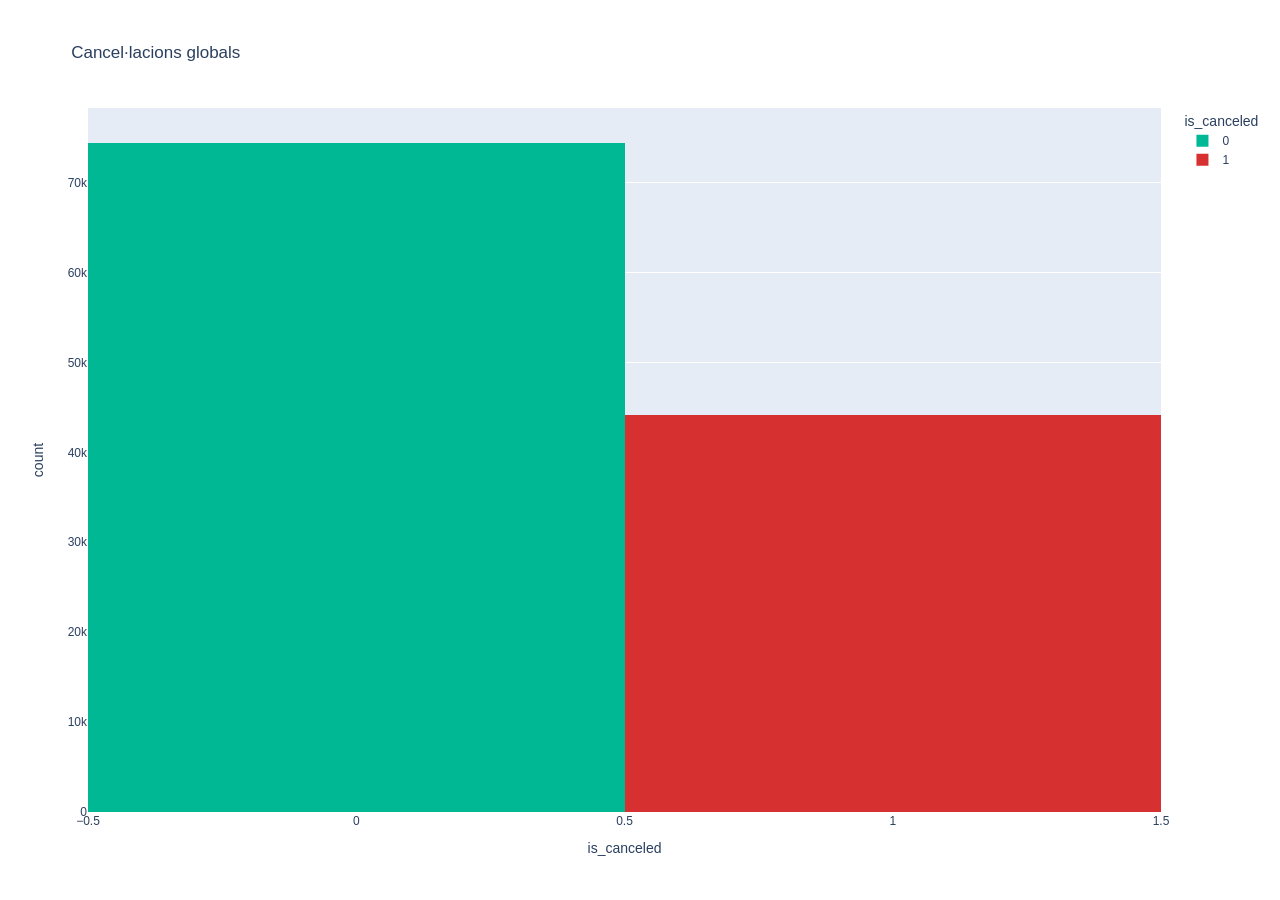
<file: chart1.html>
<html>
<head><meta charset="utf-8" /></head>
<body>
    <div>                        <script type="text/javascript">window.PlotlyConfig = {MathJaxConfig: 'local'};</script>
        <script charset="utf-8" src="https://cdn.plot.ly/plotly-2.27.0.min.js"></script>                <div id="a4f44daf-cc53-4194-a368-5f6f33876a90" class="plotly-graph-div" style="height:100%; width:100%;"></div>            <script type="text/javascript">                                    window.PLOTLYENV=window.PLOTLYENV || {};                                    if (document.getElementById("a4f44daf-cc53-4194-a368-5f6f33876a90")) {                    Plotly.newPlot(                        "a4f44daf-cc53-4194-a368-5f6f33876a90",                        [{"alignmentgroup":"True","bingroup":"x","hovertemplate":"is_canceled=%{x}\u003cbr\u003ecount=%{y}\u003cextra\u003e\u003c\u002fextra\u003e","legendgroup":"0","marker":{"color":"#00b894","pattern":{"shape":""}},"name":"0","offsetgroup":"0","orientation":"v","showlegend":true,"x":[0,0,0,0,0,0,0,0,0,0,0,0,0,0,0,0,0,0,0,0,0,0,0,0,0,0,0,0,0,0,0,0,0,0,0,0,0,0,0,0,0,0,0,0,0,0,0,0,0,0,0,0,0,0,0,0,0,0,0,0,0,0,0,0,0,0,0,0,0,0,0,0,0,0,0,0,0,0,0,0,0,0,0,0,0,0,0,0,0,0,0,0,0,0,0,0,0,0,0,0,0,0,0,0,0,0,0,0,0,0,0,0,0,0,0,0,0,0,0,0,0,0,0,0,0,0,0,0,0,0,0,0,0,0,0,0,0,0,0,0,0,0,0,0,0,0,0,0,0,0,0,0,0,0,0,0,0,0,0,0,0,0,0,0,0,0,0,0,0,0,0,0,0,0,0,0,0,0,0,0,0,0,0,0,0,0,0,0,0,0,0,0,0,0,0,0,0,0,0,0,0,0,0,0,0,0,0,0,0,0,0,0,0,0,0,0,0,0,0,0,0,0,0,0,0,0,0,0,0,0,0,0,0,0,0,0,0,0,0,0,0,0,0,0,0,0,0,0,0,0,0,0,0,0,0,0,0,0,0,0,0,0,0,0,0,0,0,0,0,0,0,0,0,0,0,0,0,0,0,0,0,0,0,0,0,0,0,0,0,0,0,0,0,0,0,0,0,0,0,0,0,0,0,0,0,0,0,0,0,0,0,0,0,0,0,0,0,0,0,0,0,0,0,0,0,0,0,0,0,0,0,0,0,0,0,0,0,0,0,0,0,0,0,0,0,0,0,0,0,0,0,0,0,0,0,0,0,0,0,0,0,0,0,0,0,0,0,0,0,0,0,0,0,0,0,0,0,0,0,0,0,0,0,0,0,0,0,0,0,0,0,0,0,0,0,0,0,0,0,0,0,0,0,0,0,0,0,0,0,0,0,0,0,0,0,0,0,0,0,0,0,0,0,0,0,0,0,0,0,0,0,0,0,0,0,0,0,0,0,0,0,0,0,0,0,0,0,0,0,0,0,0,0,0,0,0,0,0,0,0,0,0,0,0,0,0,0,0,0,0,0,0,0,0,0,0,0,0,0,0,0,0,0,0,0,0,0,0,0,0,0,0,0,0,0,0,0,0,0,0,0,0,0,0,0,0,0,0,0,0,0,0,0,0,0,0,0,0,0,0,0,0,0,0,0,0,0,0,0,0,0,0,0,0,0,0,0,0,0,0,0,0,0,0,0,0,0,0,0,0,0,0,0,0,0,0,0,0,0,0,0,0,0,0,0,0,0,0,0,0,0,0,0,0,0,0,0,0,0,0,0,0,0,0,0,0,0,0,0,0,0,0,0,0,0,0,0,0,0,0,0,0,0,0,0,0,0,0,0,0,0,0,0,0,0,0,0,0,0,0,0,0,0,0,0,0,0,0,0,0,0,0,0,0,0,0,0,0,0,0,0,0,0,0,0,0,0,0,0,0,0,0,0,0,0,0,0,0,0,0,0,0,0,0,0,0,0,0,0,0,0,0,0,0,0,0,0,0,0,0,0,0,0,0,0,0,0,0,0,0,0,0,0,0,0,0,0,0,0,0,0,0,0,0,0,0,0,0,0,0,0,0,0,0,0,0,0,0,0,0,0,0,0,0,0,0,0,0,0,0,0,0,0,0,0,0,0,0,0,0,0,0,0,0,0,0,0,0,0,0,0,0,0,0,0,0,0,0,0,0,0,0,0,0,0,0,0,0,0,0,0,0,0,0,0,0,0,0,0,0,0,0,0,0,0,0,0,0,0,0,0,0,0,0,0,0,0,0,0,0,0,0,0,0,0,0,0,0,0,0,0,0,0,0,0,0,0,0,0,0,0,0,0,0,0,0,0,0,0,0,0,0,0,0,0,0,0,0,0,0,0,0,0,0,0,0,0,0,0,0,0,0,0,0,0,0,0,0,0,0,0,0,0,0,0,0,0,0,0,0,0,0,0,0,0,0,0,0,0,0,0,0,0,0,0,0,0,0,0,0,0,0,0,0,0,0,0,0,0,0,0,0,0,0,0,0,0,0,0,0,0,0,0,0,0,0,0,0,0,0,0,0,0,0,0,0,0,0,0,0,0,0,0,0,0,0,0,0,0,0,0,0,0,0,0,0,0,0,0,0,0,0,0,0,0,0,0,0,0,0,0,0,0,0,0,0,0,0,0,0,0,0,0,0,0,0,0,0,0,0,0,0,0,0,0,0,0,0,0,0,0,0,0,0,0,0,0,0,0,0,0,0,0,0,0,0,0,0,0,0,0,0,0,0,0,0,0,0,0,0,0,0,0,0,0,0,0,0,0,0,0,0,0,0,0,0,0,0,0,0,0,0,0,0,0,0,0,0,0,0,0,0,0,0,0,0,0,0,0,0,0,0,0,0,0,0,0,0,0,0,0,0,0,0,0,0,0,0,0,0,0,0,0,0,0,0,0,0,0,0,0,0,0,0,0,0,0,0,0,0,0,0,0,0,0,0,0,0,0,0,0,0,0,0,0,0,0,0,0,0,0,0,0,0,0,0,0,0,0,0,0,0,0,0,0,0,0,0,0,0,0,0,0,0,0,0,0,0,0,0,0,0,0,0,0,0,0,0,0,0,0,0,0,0,0,0,0,0,0,0,0,0,0,0,0,0,0,0,0,0,0,0,0,0,0,0,0,0,0,0,0,0,0,0,0,0,0,0,0,0,0,0,0,0,0,0,0,0,0,0,0,0,0,0,0,0,0,0,0,0,0,0,0,0,0,0,0,0,0,0,0,0,0,0,0,0,0,0,0,0,0,0,0,0,0,0,0,0,0,0,0,0,0,0,0,0,0,0,0,0,0,0,0,0,0,0,0,0,0,0,0,0,0,0,0,0,0,0,0,0,0,0,0,0,0,0,0,0,0,0,0,0,0,0,0,0,0,0,0,0,0,0,0,0,0,0,0,0,0,0,0,0,0,0,0,0,0,0,0,0,0,0,0,0,0,0,0,0,0,0,0,0,0,0,0,0,0,0,0,0,0,0,0,0,0,0,0,0,0,0,0,0,0,0,0,0,0,0,0,0,0,0,0,0,0,0,0,0,0,0,0,0,0,0,0,0,0,0,0,0,0,0,0,0,0,0,0,0,0,0,0,0,0,0,0,0,0,0,0,0,0,0,0,0,0,0,0,0,0,0,0,0,0,0,0,0,0,0,0,0,0,0,0,0,0,0,0,0,0,0,0,0,0,0,0,0,0,0,0,0,0,0,0,0,0,0,0,0,0,0,0,0,0,0,0,0,0,0,0,0,0,0,0,0,0,0,0,0,0,0,0,0,0,0,0,0,0,0,0,0,0,0,0,0,0,0,0,0,0,0,0,0,0,0,0,0,0,0,0,0,0,0,0,0,0,0,0,0,0,0,0,0,0,0,0,0,0,0,0,0,0,0,0,0,0,0,0,0,0,0,0,0,0,0,0,0,0,0,0,0,0,0,0,0,0,0,0,0,0,0,0,0,0,0,0,0,0,0,0,0,0,0,0,0,0,0,0,0,0,0,0,0,0,0,0,0,0,0,0,0,0,0,0,0,0,0,0,0,0,0,0,0,0,0,0,0,0,0,0,0,0,0,0,0,0,0,0,0,0,0,0,0,0,0,0,0,0,0,0,0,0,0,0,0,0,0,0,0,0,0,0,0,0,0,0,0,0,0,0,0,0,0,0,0,0,0,0,0,0,0,0,0,0,0,0,0,0,0,0,0,0,0,0,0,0,0,0,0,0,0,0,0,0,0,0,0,0,0,0,0,0,0,0,0,0,0,0,0,0,0,0,0,0,0,0,0,0,0,0,0,0,0,0,0,0,0,0,0,0,0,0,0,0,0,0,0,0,0,0,0,0,0,0,0,0,0,0,0,0,0,0,0,0,0,0,0,0,0,0,0,0,0,0,0,0,0,0,0,0,0,0,0,0,0,0,0,0,0,0,0,0,0,0,0,0,0,0,0,0,0,0,0,0,0,0,0,0,0,0,0,0,0,0,0,0,0,0,0,0,0,0,0,0,0,0,0,0,0,0,0,0,0,0,0,0,0,0,0,0,0,0,0,0,0,0,0,0,0,0,0,0,0,0,0,0,0,0,0,0,0,0,0,0,0,0,0,0,0,0,0,0,0,0,0,0,0,0,0,0,0,0,0,0,0,0,0,0,0,0,0,0,0,0,0,0,0,0,0,0,0,0,0,0,0,0,0,0,0,0,0,0,0,0,0,0,0,0,0,0,0,0,0,0,0,0,0,0,0,0,0,0,0,0,0,0,0,0,0,0,0,0,0,0,0,0,0,0,0,0,0,0,0,0,0,0,0,0,0,0,0,0,0,0,0,0,0,0,0,0,0,0,0,0,0,0,0,0,0,0,0,0,0,0,0,0,0,0,0,0,0,0,0,0,0,0,0,0,0,0,0,0,0,0,0,0,0,0,0,0,0,0,0,0,0,0,0,0,0,0,0,0,0,0,0,0,0,0,0,0,0,0,0,0,0,0,0,0,0,0,0,0,0,0,0,0,0,0,0,0,0,0,0,0,0,0,0,0,0,0,0,0,0,0,0,0,0,0,0,0,0,0,0,0,0,0,0,0,0,0,0,0,0,0,0,0,0,0,0,0,0,0,0,0,0,0,0,0,0,0,0,0,0,0,0,0,0,0,0,0,0,0,0,0,0,0,0,0,0,0,0,0,0,0,0,0,0,0,0,0,0,0,0,0,0,0,0,0,0,0,0,0,0,0,0,0,0,0,0,0,0,0,0,0,0,0,0,0,0,0,0,0,0,0,0,0,0,0,0,0,0,0,0,0,0,0,0,0,0,0,0,0,0,0,0,0,0,0,0,0,0,0,0,0,0,0,0,0,0,0,0,0,0,0,0,0,0,0,0,0,0,0,0,0,0,0,0,0,0,0,0,0,0,0,0,0,0,0,0,0,0,0,0,0,0,0,0,0,0,0,0,0,0,0,0,0,0,0,0,0,0,0,0,0,0,0,0,0,0,0,0,0,0,0,0,0,0,0,0,0,0,0,0,0,0,0,0,0,0,0,0,0,0,0,0,0,0,0,0,0,0,0,0,0,0,0,0,0,0,0,0,0,0,0,0,0,0,0,0,0,0,0,0,0,0,0,0,0,0,0,0,0,0,0,0,0,0,0,0,0,0,0,0,0,0,0,0,0,0,0,0,0,0,0,0,0,0,0,0,0,0,0,0,0,0,0,0,0,0,0,0,0,0,0,0,0,0,0,0,0,0,0,0,0,0,0,0,0,0,0,0,0,0,0,0,0,0,0,0,0,0,0,0,0,0,0,0,0,0,0,0,0,0,0,0,0,0,0,0,0,0,0,0,0,0,0,0,0,0,0,0,0,0,0,0,0,0,0,0,0,0,0,0,0,0,0,0,0,0,0,0,0,0,0,0,0,0,0,0,0,0,0,0,0,0,0,0,0,0,0,0,0,0,0,0,0,0,0,0,0,0,0,0,0,0,0,0,0,0,0,0,0,0,0,0,0,0,0,0,0,0,0,0,0,0,0,0,0,0,0,0,0,0,0,0,0,0,0,0,0,0,0,0,0,0,0,0,0,0,0,0,0,0,0,0,0,0,0,0,0,0,0,0,0,0,0,0,0,0,0,0,0,0,0,0,0,0,0,0,0,0,0,0,0,0,0,0,0,0,0,0,0,0,0,0,0,0,0,0,0,0,0,0,0,0,0,0,0,0,0,0,0,0,0,0,0,0,0,0,0,0,0,0,0,0,0,0,0,0,0,0,0,0,0,0,0,0,0,0,0,0,0,0,0,0,0,0,0,0,0,0,0,0,0,0,0,0,0,0,0,0,0,0,0,0,0,0,0,0,0,0,0,0,0,0,0,0,0,0,0,0,0,0,0,0,0,0,0,0,0,0,0,0,0,0,0,0,0,0,0,0,0,0,0,0,0,0,0,0,0,0,0,0,0,0,0,0,0,0,0,0,0,0,0,0,0,0,0,0,0,0,0,0,0,0,0,0,0,0,0,0,0,0,0,0,0,0,0,0,0,0,0,0,0,0,0,0,0,0,0,0,0,0,0,0,0,0,0,0,0,0,0,0,0,0,0,0,0,0,0,0,0,0,0,0,0,0,0,0,0,0,0,0,0,0,0,0,0,0,0,0,0,0,0,0,0,0,0,0,0,0,0,0,0,0,0,0,0,0,0,0,0,0,0,0,0,0,0,0,0,0,0,0,0,0,0,0,0,0,0,0,0,0,0,0,0,0,0,0,0,0,0,0,0,0,0,0,0,0,0,0,0,0,0,0,0,0,0,0,0,0,0,0,0,0,0,0,0,0,0,0,0,0,0,0,0,0,0,0,0,0,0,0,0,0,0,0,0,0,0,0,0,0,0,0,0,0,0,0,0,0,0,0,0,0,0,0,0,0,0,0,0,0,0,0,0,0,0,0,0,0,0,0,0,0,0,0,0,0,0,0,0,0,0,0,0,0,0,0,0,0,0,0,0,0,0,0,0,0,0,0,0,0,0,0,0,0,0,0,0,0,0,0,0,0,0,0,0,0,0,0,0,0,0,0,0,0,0,0,0,0,0,0,0,0,0,0,0,0,0,0,0,0,0,0,0,0,0,0,0,0,0,0,0,0,0,0,0,0,0,0,0,0,0,0,0,0,0,0,0,0,0,0,0,0,0,0,0,0,0,0,0,0,0,0,0,0,0,0,0,0,0,0,0,0,0,0,0,0,0,0,0,0,0,0,0,0,0,0,0,0,0,0,0,0,0,0,0,0,0,0,0,0,0,0,0,0,0,0,0,0,0,0,0,0,0,0,0,0,0,0,0,0,0,0,0,0,0,0,0,0,0,0,0,0,0,0,0,0,0,0,0,0,0,0,0,0,0,0,0,0,0,0,0,0,0,0,0,0,0,0,0,0,0,0,0,0,0,0,0,0,0,0,0,0,0,0,0,0,0,0,0,0,0,0,0,0,0,0,0,0,0,0,0,0,0,0,0,0,0,0,0,0,0,0,0,0,0,0,0,0,0,0,0,0,0,0,0,0,0,0,0,0,0,0,0,0,0,0,0,0,0,0,0,0,0,0,0,0,0,0,0,0,0,0,0,0,0,0,0,0,0,0,0,0,0,0,0,0,0,0,0,0,0,0,0,0,0,0,0,0,0,0,0,0,0,0,0,0,0,0,0,0,0,0,0,0,0,0,0,0,0,0,0,0,0,0,0,0,0,0,0,0,0,0,0,0,0,0,0,0,0,0,0,0,0,0,0,0,0,0,0,0,0,0,0,0,0,0,0,0,0,0,0,0,0,0,0,0,0,0,0,0,0,0,0,0,0,0,0,0,0,0,0,0,0,0,0,0,0,0,0,0,0,0,0,0,0,0,0,0,0,0,0,0,0,0,0,0,0,0,0,0,0,0,0,0,0,0,0,0,0,0,0,0,0,0,0,0,0,0,0,0,0,0,0,0,0,0,0,0,0,0,0,0,0,0,0,0,0,0,0,0,0,0,0,0,0,0,0,0,0,0,0,0,0,0,0,0,0,0,0,0,0,0,0,0,0,0,0,0,0,0,0,0,0,0,0,0,0,0,0,0,0,0,0,0,0,0,0,0,0,0,0,0,0,0,0,0,0,0,0,0,0,0,0,0,0,0,0,0,0,0,0,0,0,0,0,0,0,0,0,0,0,0,0,0,0,0,0,0,0,0,0,0,0,0,0,0,0,0,0,0,0,0,0,0,0,0,0,0,0,0,0,0,0,0,0,0,0,0,0,0,0,0,0,0,0,0,0,0,0,0,0,0,0,0,0,0,0,0,0,0,0,0,0,0,0,0,0,0,0,0,0,0,0,0,0,0,0,0,0,0,0,0,0,0,0,0,0,0,0,0,0,0,0,0,0,0,0,0,0,0,0,0,0,0,0,0,0,0,0,0,0,0,0,0,0,0,0,0,0,0,0,0,0,0,0,0,0,0,0,0,0,0,0,0,0,0,0,0,0,0,0,0,0,0,0,0,0,0,0,0,0,0,0,0,0,0,0,0,0,0,0,0,0,0,0,0,0,0,0,0,0,0,0,0,0,0,0,0,0,0,0,0,0,0,0,0,0,0,0,0,0,0,0,0,0,0,0,0,0,0,0,0,0,0,0,0,0,0,0,0,0,0,0,0,0,0,0,0,0,0,0,0,0,0,0,0,0,0,0,0,0,0,0,0,0,0,0,0,0,0,0,0,0,0,0,0,0,0,0,0,0,0,0,0,0,0,0,0,0,0,0,0,0,0,0,0,0,0,0,0,0,0,0,0,0,0,0,0,0,0,0,0,0,0,0,0,0,0,0,0,0,0,0,0,0,0,0,0,0,0,0,0,0,0,0,0,0,0,0,0,0,0,0,0,0,0,0,0,0,0,0,0,0,0,0,0,0,0,0,0,0,0,0,0,0,0,0,0,0,0,0,0,0,0,0,0,0,0,0,0,0,0,0,0,0,0,0,0,0,0,0,0,0,0,0,0,0,0,0,0,0,0,0,0,0,0,0,0,0,0,0,0,0,0,0,0,0,0,0,0,0,0,0,0,0,0,0,0,0,0,0,0,0,0,0,0,0,0,0,0,0,0,0,0,0,0,0,0,0,0,0,0,0,0,0,0,0,0,0,0,0,0,0,0,0,0,0,0,0,0,0,0,0,0,0,0,0,0,0,0,0,0,0,0,0,0,0,0,0,0,0,0,0,0,0,0,0,0,0,0,0,0,0,0,0,0,0,0,0,0,0,0,0,0,0,0,0,0,0,0,0,0,0,0,0,0,0,0,0,0,0,0,0,0,0,0,0,0,0,0,0,0,0,0,0,0,0,0,0,0,0,0,0,0,0,0,0,0,0,0,0,0,0,0,0,0,0,0,0,0,0,0,0,0,0,0,0,0,0,0,0,0,0,0,0,0,0,0,0,0,0,0,0,0,0,0,0,0,0,0,0,0,0,0,0,0,0,0,0,0,0,0,0,0,0,0,0,0,0,0,0,0,0,0,0,0,0,0,0,0,0,0,0,0,0,0,0,0,0,0,0,0,0,0,0,0,0,0,0,0,0,0,0,0,0,0,0,0,0,0,0,0,0,0,0,0,0,0,0,0,0,0,0,0,0,0,0,0,0,0,0,0,0,0,0,0,0,0,0,0,0,0,0,0,0,0,0,0,0,0,0,0,0,0,0,0,0,0,0,0,0,0,0,0,0,0,0,0,0,0,0,0,0,0,0,0,0,0,0,0,0,0,0,0,0,0,0,0,0,0,0,0,0,0,0,0,0,0,0,0,0,0,0,0,0,0,0,0,0,0,0,0,0,0,0,0,0,0,0,0,0,0,0,0,0,0,0,0,0,0,0,0,0,0,0,0,0,0,0,0,0,0,0,0,0,0,0,0,0,0,0,0,0,0,0,0,0,0,0,0,0,0,0,0,0,0,0,0,0,0,0,0,0,0,0,0,0,0,0,0,0,0,0,0,0,0,0,0,0,0,0,0,0,0,0,0,0,0,0,0,0,0,0,0,0,0,0,0,0,0,0,0,0,0,0,0,0,0,0,0,0,0,0,0,0,0,0,0,0,0,0,0,0,0,0,0,0,0,0,0,0,0,0,0,0,0,0,0,0,0,0,0,0,0,0,0,0,0,0,0,0,0,0,0,0,0,0,0,0,0,0,0,0,0,0,0,0,0,0,0,0,0,0,0,0,0,0,0,0,0,0,0,0,0,0,0,0,0,0,0,0,0,0,0,0,0,0,0,0,0,0,0,0,0,0,0,0,0,0,0,0,0,0,0,0,0,0,0,0,0,0,0,0,0,0,0,0,0,0,0,0,0,0,0,0,0,0,0,0,0,0,0,0,0,0,0,0,0,0,0,0,0,0,0,0,0,0,0,0,0,0,0,0,0,0,0,0,0,0,0,0,0,0,0,0,0,0,0,0,0,0,0,0,0,0,0,0,0,0,0,0,0,0,0,0,0,0,0,0,0,0,0,0,0,0,0,0,0,0,0,0,0,0,0,0,0,0,0,0,0,0,0,0,0,0,0,0,0,0,0,0,0,0,0,0,0,0,0,0,0,0,0,0,0,0,0,0,0,0,0,0,0,0,0,0,0,0,0,0,0,0,0,0,0,0,0,0,0,0,0,0,0,0,0,0,0,0,0,0,0,0,0,0,0,0,0,0,0,0,0,0,0,0,0,0,0,0,0,0,0,0,0,0,0,0,0,0,0,0,0,0,0,0,0,0,0,0,0,0,0,0,0,0,0,0,0,0,0,0,0,0,0,0,0,0,0,0,0,0,0,0,0,0,0,0,0,0,0,0,0,0,0,0,0,0,0,0,0,0,0,0,0,0,0,0,0,0,0,0,0,0,0,0,0,0,0,0,0,0,0,0,0,0,0,0,0,0,0,0,0,0,0,0,0,0,0,0,0,0,0,0,0,0,0,0,0,0,0,0,0,0,0,0,0,0,0,0,0,0,0,0,0,0,0,0,0,0,0,0,0,0,0,0,0,0,0,0,0,0,0,0,0,0,0,0,0,0,0,0,0,0,0,0,0,0,0,0,0,0,0,0,0,0,0,0,0,0,0,0,0,0,0,0,0,0,0,0,0,0,0,0,0,0,0,0,0,0,0,0,0,0,0,0,0,0,0,0,0,0,0,0,0,0,0,0,0,0,0,0,0,0,0,0,0,0,0,0,0,0,0,0,0,0,0,0,0,0,0,0,0,0,0,0,0,0,0,0,0,0,0,0,0,0,0,0,0,0,0,0,0,0,0,0,0,0,0,0,0,0,0,0,0,0,0,0,0,0,0,0,0,0,0,0,0,0,0,0,0,0,0,0,0,0,0,0,0,0,0,0,0,0,0,0,0,0,0,0,0,0,0,0,0,0,0,0,0,0,0,0,0,0,0,0,0,0,0,0,0,0,0,0,0,0,0,0,0,0,0,0,0,0,0,0,0,0,0,0,0,0,0,0,0,0,0,0,0,0,0,0,0,0,0,0,0,0,0,0,0,0,0,0,0,0,0,0,0,0,0,0,0,0,0,0,0,0,0,0,0,0,0,0,0,0,0,0,0,0,0,0,0,0,0,0,0,0,0,0,0,0,0,0,0,0,0,0,0,0,0,0,0,0,0,0,0,0,0,0,0,0,0,0,0,0,0,0,0,0,0,0,0,0,0,0,0,0,0,0,0,0,0,0,0,0,0,0,0,0,0,0,0,0,0,0,0,0,0,0,0,0,0,0,0,0,0,0,0,0,0,0,0,0,0,0,0,0,0,0,0,0,0,0,0,0,0,0,0,0,0,0,0,0,0,0,0,0,0,0,0,0,0,0,0,0,0,0,0,0,0,0,0,0,0,0,0,0,0,0,0,0,0,0,0,0,0,0,0,0,0,0,0,0,0,0,0,0,0,0,0,0,0,0,0,0,0,0,0,0,0,0,0,0,0,0,0,0,0,0,0,0,0,0,0,0,0,0,0,0,0,0,0,0,0,0,0,0,0,0,0,0,0,0,0,0,0,0,0,0,0,0,0,0,0,0,0,0,0,0,0,0,0,0,0,0,0,0,0,0,0,0,0,0,0,0,0,0,0,0,0,0,0,0,0,0,0,0,0,0,0,0,0,0,0,0,0,0,0,0,0,0,0,0,0,0,0,0,0,0,0,0,0,0,0,0,0,0,0,0,0,0,0,0,0,0,0,0,0,0,0,0,0,0,0,0,0,0,0,0,0,0,0,0,0,0,0,0,0,0,0,0,0,0,0,0,0,0,0,0,0,0,0,0,0,0,0,0,0,0,0,0,0,0,0,0,0,0,0,0,0,0,0,0,0,0,0,0,0,0,0,0,0,0,0,0,0,0,0,0,0,0,0,0,0,0,0,0,0,0,0,0,0,0,0,0,0,0,0,0,0,0,0,0,0,0,0,0,0,0,0,0,0,0,0,0,0,0,0,0,0,0,0,0,0,0,0,0,0,0,0,0,0,0,0,0,0,0,0,0,0,0,0,0,0,0,0,0,0,0,0,0,0,0,0,0,0,0,0,0,0,0,0,0,0,0,0,0,0,0,0,0,0,0,0,0,0,0,0,0,0,0,0,0,0,0,0,0,0,0,0,0,0,0,0,0,0,0,0,0,0,0,0,0,0,0,0,0,0,0,0,0,0,0,0,0,0,0,0,0,0,0,0,0,0,0,0,0,0,0,0,0,0,0,0,0,0,0,0,0,0,0,0,0,0,0,0,0,0,0,0,0,0,0,0,0,0,0,0,0,0,0,0,0,0,0,0,0,0,0,0,0,0,0,0,0,0,0,0,0,0,0,0,0,0,0,0,0,0,0,0,0,0,0,0,0,0,0,0,0,0,0,0,0,0,0,0,0,0,0,0,0,0,0,0,0,0,0,0,0,0,0,0,0,0,0,0,0,0,0,0,0,0,0,0,0,0,0,0,0,0,0,0,0,0,0,0,0,0,0,0,0,0,0,0,0,0,0,0,0,0,0,0,0,0,0,0,0,0,0,0,0,0,0,0,0,0,0,0,0,0,0,0,0,0,0,0,0,0,0,0,0,0,0,0,0,0,0,0,0,0,0,0,0,0,0,0,0,0,0,0,0,0,0,0,0,0,0,0,0,0,0,0,0,0,0,0,0,0,0,0,0,0,0,0,0,0,0,0,0,0,0,0,0,0,0,0,0,0,0,0,0,0,0,0,0,0,0,0,0,0,0,0,0,0,0,0,0,0,0,0,0,0,0,0,0,0,0,0,0,0,0,0,0,0,0,0,0,0,0,0,0,0,0,0,0,0,0,0,0,0,0,0,0,0,0,0,0,0,0,0,0,0,0,0,0,0,0,0,0,0,0,0,0,0,0,0,0,0,0,0,0,0,0,0,0,0,0,0,0,0,0,0,0,0,0,0,0,0,0,0,0,0,0,0,0,0,0,0,0,0,0,0,0,0,0,0,0,0,0,0,0,0,0,0,0,0,0,0,0,0,0,0,0,0,0,0,0,0,0,0,0,0,0,0,0,0,0,0,0,0,0,0,0,0,0,0,0,0,0,0,0,0,0,0,0,0,0,0,0,0,0,0,0,0,0,0,0,0,0,0,0,0,0,0,0,0,0,0,0,0,0,0,0,0,0,0,0,0,0,0,0,0,0,0,0,0,0,0,0,0,0,0,0,0,0,0,0,0,0,0,0,0,0,0,0,0,0,0,0,0,0,0,0,0,0,0,0,0,0,0,0,0,0,0,0,0,0,0,0,0,0,0,0,0,0,0,0,0,0,0,0,0,0,0,0,0,0,0,0,0,0,0,0,0,0,0,0,0,0,0,0,0,0,0,0,0,0,0,0,0,0,0,0,0,0,0,0,0,0,0,0,0,0,0,0,0,0,0,0,0,0,0,0,0,0,0,0,0,0,0,0,0,0,0,0,0,0,0,0,0,0,0,0,0,0,0,0,0,0,0,0,0,0,0,0,0,0,0,0,0,0,0,0,0,0,0,0,0,0,0,0,0,0,0,0,0,0,0,0,0,0,0,0,0,0,0,0,0,0,0,0,0,0,0,0,0,0,0,0,0,0,0,0,0,0,0,0,0,0,0,0,0,0,0,0,0,0,0,0,0,0,0,0,0,0,0,0,0,0,0,0,0,0,0,0,0,0,0,0,0,0,0,0,0,0,0,0,0,0,0,0,0,0,0,0,0,0,0,0,0,0,0,0,0,0,0,0,0,0,0,0,0,0,0,0,0,0,0,0,0,0,0,0,0,0,0,0,0,0,0,0,0,0,0,0,0,0,0,0,0,0,0,0,0,0,0,0,0,0,0,0,0,0,0,0,0,0,0,0,0,0,0,0,0,0,0,0,0,0,0,0,0,0,0,0,0,0,0,0,0,0,0,0,0,0,0,0,0,0,0,0,0,0,0,0,0,0,0,0,0,0,0,0,0,0,0,0,0,0,0,0,0,0,0,0,0,0,0,0,0,0,0,0,0,0,0,0,0,0,0,0,0,0,0,0,0,0,0,0,0,0,0,0,0,0,0,0,0,0,0,0,0,0,0,0,0,0,0,0,0,0,0,0,0,0,0,0,0,0,0,0,0,0,0,0,0,0,0,0,0,0,0,0,0,0,0,0,0,0,0,0,0,0,0,0,0,0,0,0,0,0,0,0,0,0,0,0,0,0,0,0,0,0,0,0,0,0,0,0,0,0,0,0,0,0,0,0,0,0,0,0,0,0,0,0,0,0,0,0,0,0,0,0,0,0,0,0,0,0,0,0,0,0,0,0,0,0,0,0,0,0,0,0,0,0,0,0,0,0,0,0,0,0,0,0,0,0,0,0,0,0,0,0,0,0,0,0,0,0,0,0,0,0,0,0,0,0,0,0,0,0,0,0,0,0,0,0,0,0,0,0,0,0,0,0,0,0,0,0,0,0,0,0,0,0,0,0,0,0,0,0,0,0,0,0,0,0,0,0,0,0,0,0,0,0,0,0,0,0,0,0,0,0,0,0,0,0,0,0,0,0,0,0,0,0,0,0,0,0,0,0,0,0,0,0,0,0,0,0,0,0,0,0,0,0,0,0,0,0,0,0,0,0,0,0,0,0,0,0,0,0,0,0,0,0,0,0,0,0,0,0,0,0,0,0,0,0,0,0,0,0,0,0,0,0,0,0,0,0,0,0,0,0,0,0,0,0,0,0,0,0,0,0,0,0,0,0,0,0,0,0,0,0,0,0,0,0,0,0,0,0,0,0,0,0,0,0,0,0,0,0,0,0,0,0,0,0,0,0,0,0,0,0,0,0,0,0,0,0,0,0,0,0,0,0,0,0,0,0,0,0,0,0,0,0,0,0,0,0,0,0,0,0,0,0,0,0,0,0,0,0,0,0,0,0,0,0,0,0,0,0,0,0,0,0,0,0,0,0,0,0,0,0,0,0,0,0,0,0,0,0,0,0,0,0,0,0,0,0,0,0,0,0,0,0,0,0,0,0,0,0,0,0,0,0,0,0,0,0,0,0,0,0,0,0,0,0,0,0,0,0,0,0,0,0,0,0,0,0,0,0,0,0,0,0,0,0,0,0,0,0,0,0,0,0,0,0,0,0,0,0,0,0,0,0,0,0,0,0,0,0,0,0,0,0,0,0,0,0,0,0,0,0,0,0,0,0,0,0,0,0,0,0,0,0,0,0,0,0,0,0,0,0,0,0,0,0,0,0,0,0,0,0,0,0,0,0,0,0,0,0,0,0,0,0,0,0,0,0,0,0,0,0,0,0,0,0,0,0,0,0,0,0,0,0,0,0,0,0,0,0,0,0,0,0,0,0,0,0,0,0,0,0,0,0,0,0,0,0,0,0,0,0,0,0,0,0,0,0,0,0,0,0,0,0,0,0,0,0,0,0,0,0,0,0,0,0,0,0,0,0,0,0,0,0,0,0,0,0,0,0,0,0,0,0,0,0,0,0,0,0,0,0,0,0,0,0,0,0,0,0,0,0,0,0,0,0,0,0,0,0,0,0,0,0,0,0,0,0,0,0,0,0,0,0,0,0,0,0,0,0,0,0,0,0,0,0,0,0,0,0,0,0,0,0,0,0,0,0,0,0,0,0,0,0,0,0,0,0,0,0,0,0,0,0,0,0,0,0,0,0,0,0,0,0,0,0,0,0,0,0,0,0,0,0,0,0,0,0,0,0,0,0,0,0,0,0,0,0,0,0,0,0,0,0,0,0,0,0,0,0,0,0,0,0,0,0,0,0,0,0,0,0,0,0,0,0,0,0,0,0,0,0,0,0,0,0,0,0,0,0,0,0,0,0,0,0,0,0,0,0,0,0,0,0,0,0,0,0,0,0,0,0,0,0,0,0,0,0,0,0,0,0,0,0,0,0,0,0,0,0,0,0,0,0,0,0,0,0,0,0,0,0,0,0,0,0,0,0,0,0,0,0,0,0,0,0,0,0,0,0,0,0,0,0,0,0,0,0,0,0,0,0,0,0,0,0,0,0,0,0,0,0,0,0,0,0,0,0,0,0,0,0,0,0,0,0,0,0,0,0,0,0,0,0,0,0,0,0,0,0,0,0,0,0,0,0,0,0,0,0,0,0,0,0,0,0,0,0,0,0,0,0,0,0,0,0,0,0,0,0,0,0,0,0,0,0,0,0,0,0,0,0,0,0,0,0,0,0,0,0,0,0,0,0,0,0,0,0,0,0,0,0,0,0,0,0,0,0,0,0,0,0,0,0,0,0,0,0,0,0,0,0,0,0,0,0,0,0,0,0,0,0,0,0,0,0,0,0,0,0,0,0,0,0,0,0,0,0,0,0,0,0,0,0,0,0,0,0,0,0,0,0,0,0,0,0,0,0,0,0,0,0,0,0,0,0,0,0,0,0,0,0,0,0,0,0,0,0,0,0,0,0,0,0,0,0,0,0,0,0,0,0,0,0,0,0,0,0,0,0,0,0,0,0,0,0,0,0,0,0,0,0,0,0,0,0,0,0,0,0,0,0,0,0,0,0,0,0,0,0,0,0,0,0,0,0,0,0,0,0,0,0,0,0,0,0,0,0,0,0,0,0,0,0,0,0,0,0,0,0,0,0,0,0,0,0,0,0,0,0,0,0,0,0,0,0,0,0,0,0,0,0,0,0,0,0,0,0,0,0,0,0,0,0,0,0,0,0,0,0,0,0,0,0,0,0,0,0,0,0,0,0,0,0,0,0,0,0,0,0,0,0,0,0,0,0,0,0,0,0,0,0,0,0,0,0,0,0,0,0,0,0,0,0,0,0,0,0,0,0,0,0,0,0,0,0,0,0,0,0,0,0,0,0,0,0,0,0,0,0,0,0,0,0,0,0,0,0,0,0,0,0,0,0,0,0,0,0,0,0,0,0,0,0,0,0,0,0,0,0,0,0,0,0,0,0,0,0,0,0,0,0,0,0,0,0,0,0,0,0,0,0,0,0,0,0,0,0,0,0,0,0,0,0,0,0,0,0,0,0,0,0,0,0,0,0,0,0,0,0,0,0,0,0,0,0,0,0,0,0,0,0,0,0,0,0,0,0,0,0,0,0,0,0,0,0,0,0,0,0,0,0,0,0,0,0,0,0,0,0,0,0,0,0,0,0,0,0,0,0,0,0,0,0,0,0,0,0,0,0,0,0,0,0,0,0,0,0,0,0,0,0,0,0,0,0,0,0,0,0,0,0,0,0,0,0,0,0,0,0,0,0,0,0,0,0,0,0,0,0,0,0,0,0,0,0,0,0,0,0,0,0,0,0,0,0,0,0,0,0,0,0,0,0,0,0,0,0,0,0,0,0,0,0,0,0,0,0,0,0,0,0,0,0,0,0,0,0,0,0,0,0,0,0,0,0,0,0,0,0,0,0,0,0,0,0,0,0,0,0,0,0,0,0,0,0,0,0,0,0,0,0,0,0,0,0,0,0,0,0,0,0,0,0,0,0,0,0,0,0,0,0,0,0,0,0,0,0,0,0,0,0,0,0,0,0,0,0,0,0,0,0,0,0,0,0,0,0,0,0,0,0,0,0,0,0,0,0,0,0,0,0,0,0,0,0,0,0,0,0,0,0,0,0,0,0,0,0,0,0,0,0,0,0,0,0,0,0,0,0,0,0,0,0,0,0,0,0,0,0,0,0,0,0,0,0,0,0,0,0,0,0,0,0,0,0,0,0,0,0,0,0,0,0,0,0,0,0,0,0,0,0,0,0,0,0,0,0,0,0,0,0,0,0,0,0,0,0,0,0,0,0,0,0,0,0,0,0,0,0,0,0,0,0,0,0,0,0,0,0,0,0,0,0,0,0,0,0,0,0,0,0,0,0,0,0,0,0,0,0,0,0,0,0,0,0,0,0,0,0,0,0,0,0,0,0,0,0,0,0,0,0,0,0,0,0,0,0,0,0,0,0,0,0,0,0,0,0,0,0,0,0,0,0,0,0,0,0,0,0,0,0,0,0,0,0,0,0,0,0,0,0,0,0,0,0,0,0,0,0,0,0,0,0,0,0,0,0,0,0,0,0,0,0,0,0,0,0,0,0,0,0,0,0,0,0,0,0,0,0,0,0,0,0,0,0,0,0,0,0,0,0,0,0,0,0,0,0,0,0,0,0,0,0,0,0,0,0,0,0,0,0,0,0,0,0,0,0,0,0,0,0,0,0,0,0,0,0,0,0,0,0,0,0,0,0,0,0,0,0,0,0,0,0,0,0,0,0,0,0,0,0,0,0,0,0,0,0,0,0,0,0,0,0,0,0,0,0,0,0,0,0,0,0,0,0,0,0,0,0,0,0,0,0,0,0,0,0,0,0,0,0,0,0,0,0,0,0,0,0,0,0,0,0,0,0,0,0,0,0,0,0,0,0,0,0,0,0,0,0,0,0,0,0,0,0,0,0,0,0,0,0,0,0,0,0,0,0,0,0,0,0,0,0,0,0,0,0,0,0,0,0,0,0,0,0,0,0,0,0,0,0,0,0,0,0,0,0,0,0,0,0,0,0,0,0,0,0,0,0,0,0,0,0,0,0,0,0,0,0,0,0,0,0,0,0,0,0,0,0,0,0,0,0,0,0,0,0,0,0,0,0,0,0,0,0,0,0,0,0,0,0,0,0,0,0,0,0,0,0,0,0,0,0,0,0,0,0,0,0,0,0,0,0,0,0,0,0,0,0,0,0,0,0,0,0,0,0,0,0,0,0,0,0,0,0,0,0,0,0,0,0,0,0,0,0,0,0,0,0,0,0,0,0,0,0,0,0,0,0,0,0,0,0,0,0,0,0,0,0,0,0,0,0,0,0,0,0,0,0,0,0,0,0,0,0,0,0,0,0,0,0,0,0,0,0,0,0,0,0,0,0,0,0,0,0,0,0,0,0,0,0,0,0,0,0,0,0,0,0,0,0,0,0,0,0,0,0,0,0,0,0,0,0,0,0,0,0,0,0,0,0,0,0,0,0,0,0,0,0,0,0,0,0,0,0,0,0,0,0,0,0,0,0,0,0,0,0,0,0,0,0,0,0,0,0,0,0,0,0,0,0,0,0,0,0,0,0,0,0,0,0,0,0,0,0,0,0,0,0,0,0,0,0,0,0,0,0,0,0,0,0,0,0,0,0,0,0,0,0,0,0,0,0,0,0,0,0,0,0,0,0,0,0,0,0,0,0,0,0,0,0,0,0,0,0,0,0,0,0,0,0,0,0,0,0,0,0,0,0,0,0,0,0,0,0,0,0,0,0,0,0,0,0,0,0,0,0,0,0,0,0,0,0,0,0,0,0,0,0,0,0,0,0,0,0,0,0,0,0,0,0,0,0,0,0,0,0,0,0,0,0,0,0,0,0,0,0,0,0,0,0,0,0,0,0,0,0,0,0,0,0,0,0,0,0,0,0,0,0,0,0,0,0,0,0,0,0,0,0,0,0,0,0,0,0,0,0,0,0,0,0,0,0,0,0,0,0,0,0,0,0,0,0,0,0,0,0,0,0,0,0,0,0,0,0,0,0,0,0,0,0,0,0,0,0,0,0,0,0,0,0,0,0,0,0,0,0,0,0,0,0,0,0,0,0,0,0,0,0,0,0,0,0,0,0,0,0,0,0,0,0,0,0,0,0,0,0,0,0,0,0,0,0,0,0,0,0,0,0,0,0,0,0,0,0,0,0,0,0,0,0,0,0,0,0,0,0,0,0,0,0,0,0,0,0,0,0,0,0,0,0,0,0,0,0,0,0,0,0,0,0,0,0,0,0,0,0,0,0,0,0,0,0,0,0,0,0,0,0,0,0,0,0,0,0,0,0,0,0,0,0,0,0,0,0,0,0,0,0,0,0,0,0,0,0,0,0,0,0,0,0,0,0,0,0,0,0,0,0,0,0,0,0,0,0,0,0,0,0,0,0,0,0,0,0,0,0,0,0,0,0,0,0,0,0,0,0,0,0,0,0,0,0,0,0,0,0,0,0,0,0,0,0,0,0,0,0,0,0,0,0,0,0,0,0,0,0,0,0,0,0,0,0,0,0,0,0,0,0,0,0,0,0,0,0,0,0,0,0,0,0,0,0,0,0,0,0,0,0,0,0,0,0,0,0,0,0,0,0,0,0,0,0,0,0,0,0,0,0,0,0,0,0,0,0,0,0,0,0,0,0,0,0,0,0,0,0,0,0,0,0,0,0,0,0,0,0,0,0,0,0,0,0,0,0,0,0,0,0,0,0,0,0,0,0,0,0,0,0,0,0,0,0,0,0,0,0,0,0,0,0,0,0,0,0,0,0,0,0,0,0,0,0,0,0,0,0,0,0,0,0,0,0,0,0,0,0,0,0,0,0,0,0,0,0,0,0,0,0,0,0,0,0,0,0,0,0,0,0,0,0,0,0,0,0,0,0,0,0,0,0,0,0,0,0,0,0,0,0,0,0,0,0,0,0,0,0,0,0,0,0,0,0,0,0,0,0,0,0,0,0,0,0,0,0,0,0,0,0,0,0,0,0,0,0,0,0,0,0,0,0,0,0,0,0,0,0,0,0,0,0,0,0,0,0,0,0,0,0,0,0,0,0,0,0,0,0,0,0,0,0,0,0,0,0,0,0,0,0,0,0,0,0,0,0,0,0,0,0,0,0,0,0,0,0,0,0,0,0,0,0,0,0,0,0,0,0,0,0,0,0,0,0,0,0,0,0,0,0,0,0,0,0,0,0,0,0,0,0,0,0,0,0,0,0,0,0,0,0,0,0,0,0,0,0,0,0,0,0,0,0,0,0,0,0,0,0,0,0,0,0,0,0,0,0,0,0,0,0,0,0,0,0,0,0,0,0,0,0,0,0,0,0,0,0,0,0,0,0,0,0,0,0,0,0,0,0,0,0,0,0,0,0,0,0,0,0,0,0,0,0,0,0,0,0,0,0,0,0,0,0,0,0,0,0,0,0,0,0,0,0,0,0,0,0,0,0,0,0,0,0,0,0,0,0,0,0,0,0,0,0,0,0,0,0,0,0,0,0,0,0,0,0,0,0,0,0,0,0,0,0,0,0,0,0,0,0,0,0,0,0,0,0,0,0,0,0,0,0,0,0,0,0,0,0,0,0,0,0,0,0,0,0,0,0,0,0,0,0,0,0,0,0,0,0,0,0,0,0,0,0,0,0,0,0,0,0,0,0,0,0,0,0,0,0,0,0,0,0,0,0,0,0,0,0,0,0,0,0,0,0,0,0,0,0,0,0,0,0,0,0,0,0,0,0,0,0,0,0,0,0,0,0,0,0,0,0,0,0,0,0,0,0,0,0,0,0,0,0,0,0,0,0,0,0,0,0,0,0,0,0,0,0,0,0,0,0,0,0,0,0,0,0,0,0,0,0,0,0,0,0,0,0,0,0,0,0,0,0,0,0,0,0,0,0,0,0,0,0,0,0,0,0,0,0,0,0,0,0,0,0,0,0,0,0,0,0,0,0,0,0,0,0,0,0,0,0,0,0,0,0,0,0,0,0,0,0,0,0,0,0,0,0,0,0,0,0,0,0,0,0,0,0,0,0,0,0,0,0,0,0,0,0,0,0,0,0,0,0,0,0,0,0,0,0,0,0,0,0,0,0,0,0,0,0,0,0,0,0,0,0,0,0,0,0,0,0,0,0,0,0,0,0,0,0,0,0,0,0,0,0,0,0,0,0,0,0,0,0,0,0,0,0,0,0,0,0,0,0,0,0,0,0,0,0,0,0,0,0,0,0,0,0,0,0,0,0,0,0,0,0,0,0,0,0,0,0,0,0,0,0,0,0,0,0,0,0,0,0,0,0,0,0,0,0,0,0,0,0,0,0,0,0,0,0,0,0,0,0,0,0,0,0,0,0,0,0,0,0,0,0,0,0,0,0,0,0,0,0,0,0,0,0,0,0,0,0,0,0,0,0,0,0,0,0,0,0,0,0,0,0,0,0,0,0,0,0,0,0,0,0,0,0,0,0,0,0,0,0,0,0,0,0,0,0,0,0,0,0,0,0,0,0,0,0,0,0,0,0,0,0,0,0,0,0,0,0,0,0,0,0,0,0,0,0,0,0,0,0,0,0,0,0,0,0,0,0,0,0,0,0,0,0,0,0,0,0,0,0,0,0,0,0,0,0,0,0,0,0,0,0,0,0,0,0,0,0,0,0,0,0,0,0,0,0,0,0,0,0,0,0,0,0,0,0,0,0,0,0,0,0,0,0,0,0,0,0,0,0,0,0,0,0,0,0,0,0,0,0,0,0,0,0,0,0,0,0,0,0,0,0,0,0,0,0,0,0,0,0,0,0,0,0,0,0,0,0,0,0,0,0,0,0,0,0,0,0,0,0,0,0,0,0,0,0,0,0,0,0,0,0,0,0,0,0,0,0,0,0,0,0,0,0,0,0,0,0,0,0,0,0,0,0,0,0,0,0,0,0,0,0,0,0,0,0,0,0,0,0,0,0,0,0,0,0,0,0,0,0,0,0,0,0,0,0,0,0,0,0,0,0,0,0,0,0,0,0,0,0,0,0,0,0,0,0,0,0,0,0,0,0,0,0,0,0,0,0,0,0,0,0,0,0,0,0,0,0,0,0,0,0,0,0,0,0,0,0,0,0,0,0,0,0,0,0,0,0,0,0,0,0,0,0,0,0,0,0,0,0,0,0,0,0,0,0,0,0,0,0,0,0,0,0,0,0,0,0,0,0,0,0,0,0,0,0,0,0,0,0,0,0,0,0,0,0,0,0,0,0,0,0,0,0,0,0,0,0,0,0,0,0,0,0,0,0,0,0,0,0,0,0,0,0,0,0,0,0,0,0,0,0,0,0,0,0,0,0,0,0,0,0,0,0,0,0,0,0,0,0,0,0,0,0,0,0,0,0,0,0,0,0,0,0,0,0,0,0,0,0,0,0,0,0,0,0,0,0,0,0,0,0,0,0,0,0,0,0,0,0,0,0,0,0,0,0,0,0,0,0,0,0,0,0,0,0,0,0,0,0,0,0,0,0,0,0,0,0,0,0,0,0,0,0,0,0,0,0,0,0,0,0,0,0,0,0,0,0,0,0,0,0,0,0,0,0,0,0,0,0,0,0,0,0,0,0,0,0,0,0,0,0,0,0,0,0,0,0,0,0,0,0,0,0,0,0,0,0,0,0,0,0,0,0,0,0,0,0,0,0,0,0,0,0,0,0,0,0,0,0,0,0,0,0,0,0,0,0,0,0,0,0,0,0,0,0,0,0,0,0,0,0,0,0,0,0,0,0,0,0,0,0,0,0,0,0,0,0,0,0,0,0,0,0,0,0,0,0,0,0,0,0,0,0,0,0,0,0,0,0,0,0,0,0,0,0,0,0,0,0,0,0,0,0,0,0,0,0,0,0,0,0,0,0,0,0,0,0,0,0,0,0,0,0,0,0,0,0,0,0,0,0,0,0,0,0,0,0,0,0,0,0,0,0,0,0,0,0,0,0,0,0,0,0,0,0,0,0,0,0,0,0,0,0,0,0,0,0,0,0,0,0,0,0,0,0,0,0,0,0,0,0,0,0,0,0,0,0,0,0,0,0,0,0,0,0,0,0,0,0,0,0,0,0,0,0,0,0,0,0,0,0,0,0,0,0,0,0,0,0,0,0,0,0,0,0,0,0,0,0,0,0,0,0,0,0,0,0,0,0,0,0,0,0,0,0,0,0,0,0,0,0,0,0,0,0,0,0,0,0,0,0,0,0,0,0,0,0,0,0,0,0,0,0,0,0,0,0,0,0,0,0,0,0,0,0,0,0,0,0,0,0,0,0,0,0,0,0,0,0,0,0,0,0,0,0,0,0,0,0,0,0,0,0,0,0,0,0,0,0,0,0,0,0,0,0,0,0,0,0,0,0,0,0,0,0,0,0,0,0,0,0,0,0,0,0,0,0,0,0,0,0,0,0,0,0,0,0,0,0,0,0,0,0,0,0,0,0,0,0,0,0,0,0,0,0,0,0,0,0,0,0,0,0,0,0,0,0,0,0,0,0,0,0,0,0,0,0,0,0,0,0,0,0,0,0,0,0,0,0,0,0,0,0,0,0,0,0,0,0,0,0,0,0,0,0,0,0,0,0,0,0,0,0,0,0,0,0,0,0,0,0,0,0,0,0,0,0,0,0,0,0,0,0,0,0,0,0,0,0,0,0,0,0,0,0,0,0,0,0,0,0,0,0,0,0,0,0,0,0,0,0,0,0,0,0,0,0,0,0,0,0,0,0,0,0,0,0,0,0,0,0,0,0,0,0,0,0,0,0,0,0,0,0,0,0,0,0,0,0,0,0,0,0,0,0,0,0,0,0,0,0,0,0,0,0,0,0,0,0,0,0,0,0,0,0,0,0,0,0,0,0,0,0,0,0,0,0,0,0,0,0,0,0,0,0,0,0,0,0,0,0,0,0,0,0,0,0,0,0,0,0,0,0,0,0,0,0,0,0,0,0,0,0,0,0,0,0,0,0,0,0,0,0,0,0,0,0,0,0,0,0,0,0,0,0,0,0,0,0,0,0,0,0,0,0,0,0,0,0,0,0,0,0,0,0,0,0,0,0,0,0,0,0,0,0,0,0,0,0,0,0,0,0,0,0,0,0,0,0,0,0,0,0,0,0,0,0,0,0,0,0,0,0,0,0,0,0,0,0,0,0,0,0,0,0,0,0,0,0,0,0,0,0,0,0,0,0,0,0,0,0,0,0,0,0,0,0,0,0,0,0,0,0,0,0,0,0,0,0,0,0,0,0,0,0,0,0,0,0,0,0,0,0,0,0,0,0,0,0,0,0,0,0,0,0,0,0,0,0,0,0,0,0,0,0,0,0,0,0,0,0,0,0,0,0,0,0,0,0,0,0,0,0,0,0,0,0,0,0,0,0,0,0,0,0,0,0,0,0,0,0,0,0,0,0,0,0,0,0,0,0,0,0,0,0,0,0,0,0,0,0,0,0,0,0,0,0,0,0,0,0,0,0,0,0,0,0,0,0,0,0,0,0,0,0,0,0,0,0,0,0,0,0,0,0,0,0,0,0,0,0,0,0,0,0,0,0,0,0,0,0,0,0,0,0,0,0,0,0,0,0,0,0,0,0,0,0,0,0,0,0,0,0,0,0,0,0,0,0,0,0,0,0,0,0,0,0,0,0,0,0,0,0,0,0,0,0,0,0,0,0,0,0,0,0,0,0,0,0,0,0,0,0,0,0,0,0,0,0,0,0,0,0,0,0,0,0,0,0,0,0,0,0,0,0,0,0,0,0,0,0,0,0,0,0,0,0,0,0,0,0,0,0,0,0,0,0,0,0,0,0,0,0,0,0,0,0,0,0,0,0,0,0,0,0,0,0,0,0,0,0,0,0,0,0,0,0,0,0,0,0,0,0,0,0,0,0,0,0,0,0,0,0,0,0,0,0,0,0,0,0,0,0,0,0,0,0,0,0,0,0,0,0,0,0,0,0,0,0,0,0,0,0,0,0,0,0,0,0,0,0,0,0,0,0,0,0,0,0,0,0,0,0,0,0,0,0,0,0,0,0,0,0,0,0,0,0,0,0,0,0,0,0,0,0,0,0,0,0,0,0,0,0,0,0,0,0,0,0,0,0,0,0,0,0,0,0,0,0,0,0,0,0,0,0,0,0,0,0,0,0,0,0,0,0,0,0,0,0,0,0,0,0,0,0,0,0,0,0,0,0,0,0,0,0,0,0,0,0,0,0,0,0,0,0,0,0,0,0,0,0,0,0,0,0,0,0,0,0,0,0,0,0,0,0,0,0,0,0,0,0,0,0,0,0,0,0,0,0,0,0,0,0,0,0,0,0,0,0,0,0,0,0,0,0,0,0,0,0,0,0,0,0,0,0,0,0,0,0,0,0,0,0,0,0,0,0,0,0,0,0,0,0,0,0,0,0,0,0,0,0,0,0,0,0,0,0,0,0,0,0,0,0,0,0,0,0,0,0,0,0,0,0,0,0,0,0,0,0,0,0,0,0,0,0,0,0,0,0,0,0,0,0,0,0,0,0,0,0,0,0,0,0,0,0,0,0,0,0,0,0,0,0,0,0,0,0,0,0,0,0,0,0,0,0,0,0,0,0,0,0,0,0,0,0,0,0,0,0,0,0,0,0,0,0,0,0,0,0,0,0,0,0,0,0,0,0,0,0,0,0,0,0,0,0,0,0,0,0,0,0,0,0,0,0,0,0,0,0,0,0,0,0,0,0,0,0,0,0,0,0,0,0,0,0,0,0,0,0,0,0,0,0,0,0,0,0,0,0,0,0,0,0,0,0,0,0,0,0,0,0,0,0,0,0,0,0,0,0,0,0,0,0,0,0,0,0,0,0,0,0,0,0,0,0,0,0,0,0,0,0,0,0,0,0,0,0,0,0,0,0,0,0,0,0,0,0,0,0,0,0,0,0,0,0,0,0,0,0,0,0,0,0,0,0,0,0,0,0,0,0,0,0,0,0,0,0,0,0,0,0,0,0,0,0,0,0,0,0,0,0,0,0,0,0,0,0,0,0,0,0,0,0,0,0,0,0,0,0,0,0,0,0,0,0,0,0,0,0,0,0,0,0,0,0,0,0,0,0,0,0,0,0,0,0,0,0,0,0,0,0,0,0,0,0,0,0,0,0,0,0,0,0,0,0,0,0,0,0,0,0,0,0,0,0,0,0,0,0,0,0,0,0,0,0,0,0,0,0,0,0,0,0,0,0,0,0,0,0,0,0,0,0,0,0,0,0,0,0,0,0,0,0,0,0,0,0,0,0,0,0,0,0,0,0,0,0,0,0,0,0,0,0,0,0,0,0,0,0,0,0,0,0,0,0,0,0,0,0,0,0,0,0,0,0,0,0,0,0,0,0,0,0,0,0,0,0,0,0,0,0,0,0,0,0,0,0,0,0,0,0,0,0,0,0,0,0,0,0,0,0,0,0,0,0,0,0,0,0,0,0,0,0,0,0,0,0,0,0,0,0,0,0,0,0,0,0,0,0,0,0,0,0,0,0,0,0,0,0,0,0,0,0,0,0,0,0,0,0,0,0,0,0,0,0,0,0,0,0,0,0,0,0,0,0,0,0,0,0,0,0,0,0,0,0,0,0,0,0,0,0,0,0,0,0,0,0,0,0,0,0,0,0,0,0,0,0,0,0,0,0,0,0,0,0,0,0,0,0,0,0,0,0,0,0,0,0,0,0,0,0,0,0,0,0,0,0,0,0,0,0,0,0,0,0,0,0,0,0,0,0,0,0,0,0,0,0,0,0,0,0,0,0,0,0,0,0,0,0,0,0,0,0,0,0,0,0,0,0,0,0,0,0,0,0,0,0,0,0,0,0,0,0,0,0,0,0,0,0,0,0,0,0,0,0,0,0,0,0,0,0,0,0,0,0,0,0,0,0,0,0,0,0,0,0,0,0,0,0,0,0,0,0,0,0,0,0,0,0,0,0,0,0,0,0,0,0,0,0,0,0,0,0,0,0,0,0,0,0,0,0,0,0,0,0,0,0,0,0,0,0,0,0,0,0,0,0,0,0,0,0,0,0,0,0,0,0,0,0,0,0,0,0,0,0,0,0,0,0,0,0,0,0,0,0,0,0,0,0,0,0,0,0,0,0,0,0,0,0,0,0,0,0,0,0,0,0,0,0,0,0,0,0,0,0,0,0,0,0,0,0,0,0,0,0,0,0,0,0,0,0,0,0,0,0,0,0,0,0,0,0,0,0,0,0,0,0,0,0,0,0,0,0,0,0,0,0,0,0,0,0,0,0,0,0,0,0,0,0,0,0,0,0,0,0,0,0,0,0,0,0,0,0,0,0,0,0,0,0,0,0,0,0,0,0,0,0,0,0,0,0,0,0,0,0,0,0,0,0,0,0,0,0,0,0,0,0,0,0,0,0,0,0,0,0,0,0,0,0,0,0,0,0,0,0,0,0,0,0,0,0,0,0,0,0,0,0,0,0,0,0,0,0,0,0,0,0,0,0,0,0,0,0,0,0,0,0,0,0,0,0,0,0,0,0,0,0,0,0,0,0,0,0,0,0,0,0,0,0,0,0,0,0,0,0,0,0,0,0,0,0,0,0,0,0,0,0,0,0,0,0,0,0,0,0,0,0,0,0,0,0,0,0,0,0,0,0,0,0,0,0,0,0,0,0,0,0,0,0,0,0,0,0,0,0,0,0,0,0,0,0,0,0,0,0,0,0,0,0,0,0,0,0,0,0,0,0,0,0,0,0,0,0,0,0,0,0,0,0,0,0,0,0,0,0,0,0,0,0,0,0,0,0,0,0,0,0,0,0,0,0,0,0,0,0,0,0,0,0,0,0,0,0,0,0,0,0,0,0,0,0,0,0,0,0,0,0,0,0,0,0,0,0,0,0,0,0,0,0,0,0,0,0,0,0,0,0,0,0,0,0,0,0,0,0,0,0,0,0,0,0,0,0,0,0,0,0,0,0,0,0,0,0,0,0,0,0,0,0,0,0,0,0,0,0,0,0,0,0,0,0,0,0,0,0,0,0,0,0,0,0,0,0,0,0,0,0,0,0,0,0,0,0,0,0,0,0,0,0,0,0,0,0,0,0,0,0,0,0,0,0,0,0,0,0,0,0,0,0,0,0,0,0,0,0,0,0,0,0,0,0,0,0,0,0,0,0,0,0,0,0,0,0,0,0,0,0,0,0,0,0,0,0,0,0,0,0,0,0,0,0,0,0,0,0,0,0,0,0,0,0,0,0,0,0,0,0,0,0,0,0,0,0,0,0,0,0,0,0,0,0,0,0,0,0,0,0,0,0,0,0,0,0,0,0,0,0,0,0,0,0,0,0,0,0,0,0,0,0,0,0,0,0,0,0,0,0,0,0,0,0,0,0,0,0,0,0,0,0,0,0,0,0,0,0,0,0,0,0,0,0,0,0,0,0,0,0,0,0,0,0,0,0,0,0,0,0,0,0,0,0,0,0,0,0,0,0,0,0,0,0,0,0,0,0,0,0,0,0,0,0,0,0,0,0,0,0,0,0,0,0,0,0,0,0,0,0,0,0,0,0,0,0,0,0,0,0,0,0,0,0,0,0,0,0,0,0,0,0,0,0,0,0,0,0,0,0,0,0,0,0,0,0,0,0,0,0,0,0,0,0,0,0,0,0,0,0,0,0,0,0,0,0,0,0,0,0,0,0,0,0,0,0,0,0,0,0,0,0,0,0,0,0,0,0,0,0,0,0,0,0,0,0,0,0,0,0,0,0,0,0,0,0,0,0,0,0,0,0,0,0,0,0,0,0,0,0,0,0,0,0,0,0,0,0,0,0,0,0,0,0,0,0,0,0,0,0,0,0,0,0,0,0,0,0,0,0,0,0,0,0,0,0,0,0,0,0,0,0,0,0,0,0,0,0,0,0,0,0,0,0,0,0,0,0,0,0,0,0,0,0,0,0,0,0,0,0,0,0,0,0,0,0,0,0,0,0,0,0,0,0,0,0,0,0,0,0,0,0,0,0,0,0,0,0,0,0,0,0,0,0,0,0,0,0,0,0,0,0,0,0,0,0,0,0,0,0,0,0,0,0,0,0,0,0,0,0,0,0,0,0,0,0,0,0,0,0,0,0,0,0,0,0,0,0,0,0,0,0,0,0,0,0,0,0,0,0,0,0,0,0,0,0,0,0,0,0,0,0,0,0,0,0,0,0,0,0,0,0,0,0,0,0,0,0,0,0,0,0,0,0,0,0,0,0,0,0,0,0,0,0,0,0,0,0,0,0,0,0,0,0,0,0,0,0,0,0,0,0,0,0,0,0,0,0,0,0,0,0,0,0,0,0,0,0,0,0,0,0,0,0,0,0,0,0,0,0,0,0,0,0,0,0,0,0,0,0,0,0,0,0,0,0,0,0,0,0,0,0,0,0,0,0,0,0,0,0,0,0,0,0,0,0,0,0,0,0,0,0,0,0,0,0,0,0,0,0,0,0,0,0,0,0,0,0,0,0,0,0,0,0,0,0,0,0,0,0,0,0,0,0,0,0,0,0,0,0,0,0,0,0,0,0,0,0,0,0,0,0,0,0,0,0,0,0,0,0,0,0,0,0,0,0,0,0,0,0,0,0,0,0,0,0,0,0,0,0,0,0,0,0,0,0,0,0,0,0,0,0,0,0,0,0,0,0,0,0,0,0,0,0,0,0,0,0,0,0,0,0,0,0,0,0,0,0,0,0,0,0,0,0,0,0,0,0,0,0,0,0,0,0,0,0,0,0,0,0,0,0,0,0,0,0,0,0,0,0,0,0,0,0,0,0,0,0,0,0,0,0,0,0,0,0,0,0,0,0,0,0,0,0,0,0,0,0,0,0,0,0,0,0,0,0,0,0,0,0,0,0,0,0,0,0,0,0,0,0,0,0,0,0,0,0,0,0,0,0,0,0,0,0,0,0,0,0,0,0,0,0,0,0,0,0,0,0,0,0,0,0,0,0,0,0,0,0,0,0,0,0,0,0,0,0,0,0,0,0,0,0,0,0,0,0,0,0,0,0,0,0,0,0,0,0,0,0,0,0,0,0,0,0,0,0,0,0,0,0,0,0,0,0,0,0,0,0,0,0,0,0,0,0,0,0,0,0,0,0,0,0,0,0,0,0,0,0,0,0,0,0,0,0,0,0,0,0,0,0,0,0,0,0,0,0,0,0,0,0,0,0,0,0,0,0,0,0,0,0,0,0,0,0,0,0,0,0,0,0,0,0,0,0,0,0,0,0,0,0,0,0,0,0,0,0,0,0,0,0,0,0,0,0,0,0,0,0,0,0,0,0,0,0,0,0,0,0,0,0,0,0,0,0,0,0,0,0,0,0,0,0,0,0,0,0,0,0,0,0,0,0,0,0,0,0,0,0,0,0,0,0,0,0,0,0,0,0,0,0,0,0,0,0,0,0,0,0,0,0,0,0,0,0,0,0,0,0,0,0,0,0,0,0,0,0,0,0,0,0,0,0,0,0,0,0,0,0,0,0,0,0,0,0,0,0,0,0,0,0,0,0,0,0,0,0,0,0,0,0,0,0,0,0,0,0,0,0,0,0,0,0,0,0,0,0,0,0,0,0,0,0,0,0,0,0,0,0,0,0,0,0,0,0,0,0,0,0,0,0,0,0,0,0,0,0,0,0,0,0,0,0,0,0,0,0,0,0,0,0,0,0,0,0,0,0,0,0,0,0,0,0,0,0,0,0,0,0,0,0,0,0,0,0,0,0,0,0,0,0,0,0,0,0,0,0,0,0,0,0,0,0,0,0,0,0,0,0,0,0,0,0,0,0,0,0,0,0,0,0,0,0,0,0,0,0,0,0,0,0,0,0,0,0,0,0,0,0,0,0,0,0,0,0,0,0,0,0,0,0,0,0,0,0,0,0,0,0,0,0,0,0,0,0,0,0,0,0,0,0,0,0,0,0,0,0,0,0,0,0,0,0,0,0,0,0,0,0,0,0,0,0,0,0,0,0,0,0,0,0,0,0,0,0,0,0,0,0,0,0,0,0,0,0,0,0,0,0,0,0,0,0,0,0,0,0,0,0,0,0,0,0,0,0,0,0,0,0,0,0,0,0,0,0,0,0,0,0,0,0,0,0,0,0,0,0,0,0,0,0,0,0,0,0,0,0,0,0,0,0,0,0,0,0,0,0,0,0,0,0,0,0,0,0,0,0,0,0,0,0,0,0,0,0,0,0,0,0,0,0,0,0,0,0,0,0,0,0,0,0,0,0,0,0,0,0,0,0,0,0,0,0,0,0,0,0,0,0,0,0,0,0,0,0,0,0,0,0,0,0,0,0,0,0,0,0,0,0,0,0,0,0,0,0,0,0,0,0,0,0,0,0,0,0,0,0,0,0,0,0,0,0,0,0,0,0,0,0,0,0,0,0,0,0,0,0,0,0,0,0,0,0,0,0,0,0,0,0,0,0,0,0,0,0,0,0,0,0,0,0,0,0,0,0,0,0,0,0,0,0,0,0,0,0,0,0,0,0,0,0,0,0,0,0,0,0,0,0,0,0,0,0,0,0,0,0,0,0,0,0,0,0,0,0,0,0,0,0,0,0,0,0,0,0,0,0,0,0,0,0,0,0,0,0,0,0,0,0,0,0,0,0,0,0,0,0,0,0,0,0,0,0,0,0,0,0,0,0,0,0,0,0,0,0,0,0,0,0,0,0,0,0,0,0,0,0,0,0,0,0,0,0,0,0,0,0,0,0,0,0,0,0,0,0,0,0,0,0,0,0,0,0,0,0,0,0,0,0,0,0,0,0,0,0,0,0,0,0,0,0,0,0,0,0,0,0,0,0,0,0,0,0,0,0,0,0,0,0,0,0,0,0,0,0,0,0,0,0,0,0,0,0,0,0,0,0,0,0,0,0,0,0,0,0,0,0,0,0,0,0,0,0,0,0,0,0,0,0,0,0,0,0,0,0,0,0,0,0,0,0,0,0,0,0,0,0,0,0,0,0,0,0,0,0,0,0,0,0,0,0,0,0,0,0,0,0,0,0,0,0,0,0,0,0,0,0,0,0,0,0,0,0,0,0,0,0,0,0,0,0,0,0,0,0,0,0,0,0,0,0,0,0,0,0,0,0,0,0,0,0,0,0,0,0,0,0,0,0,0,0,0,0,0,0,0,0,0,0,0,0,0,0,0,0,0,0,0,0,0,0,0,0,0,0,0,0,0,0,0,0,0,0,0,0,0,0,0,0,0,0,0,0,0,0,0,0,0,0,0,0,0,0,0,0,0,0,0,0,0,0,0,0,0,0,0,0,0,0,0,0,0,0,0,0,0,0,0,0,0,0,0,0,0,0,0,0,0,0,0,0,0,0,0,0,0,0,0,0,0,0,0,0,0,0,0,0,0,0,0,0,0,0,0,0,0,0,0,0,0,0,0,0,0,0,0,0,0,0,0,0,0,0,0,0,0,0,0,0,0,0,0,0,0,0,0,0,0,0,0,0,0,0,0,0,0,0,0,0,0,0,0,0,0,0,0,0,0,0,0,0,0,0,0,0,0,0,0,0,0,0,0,0,0,0,0,0,0,0,0,0,0,0,0,0,0,0,0,0,0,0,0,0,0,0,0,0,0,0,0,0,0,0,0,0,0,0,0,0,0,0,0,0,0,0,0,0,0,0,0,0,0,0,0,0,0,0,0,0,0,0,0,0,0,0,0,0,0,0,0,0,0,0,0,0,0,0,0,0,0,0,0,0,0,0,0,0,0,0,0,0,0,0,0,0,0,0,0,0,0,0,0,0,0,0,0,0,0,0,0,0,0,0,0,0,0,0,0,0,0,0,0,0,0,0,0,0,0,0,0,0,0,0,0,0,0,0,0,0,0,0,0,0,0,0,0,0,0,0,0,0,0,0,0,0,0,0,0,0,0,0,0,0,0,0,0,0,0,0,0,0,0,0,0,0,0,0,0,0,0,0,0,0,0,0,0,0,0,0,0,0,0,0,0,0,0,0,0,0,0,0,0,0,0,0,0,0,0,0,0,0,0,0,0,0,0,0,0,0,0,0,0,0,0,0,0,0,0,0,0,0,0,0,0,0,0,0,0,0,0,0,0,0,0,0,0,0,0,0,0,0,0,0,0,0,0,0,0,0,0,0,0,0,0,0,0,0,0,0,0,0,0,0,0,0,0,0,0,0,0,0,0,0,0,0,0,0,0,0,0,0,0,0,0,0,0,0,0,0,0,0,0,0,0,0,0,0,0,0,0,0,0,0,0,0,0,0,0,0,0,0,0,0,0,0,0,0,0,0,0,0,0,0,0,0,0,0,0,0,0,0,0,0,0,0,0,0,0,0,0,0,0,0,0,0,0,0,0,0,0,0,0,0,0,0,0,0,0,0,0,0,0,0,0,0,0,0,0,0,0,0,0,0,0,0,0,0,0,0,0,0,0,0,0,0,0,0,0,0,0,0,0,0,0,0,0,0,0,0,0,0,0,0,0,0,0,0,0,0,0,0,0,0,0,0,0,0,0,0,0,0,0,0,0,0,0,0,0,0,0,0,0,0,0,0,0,0,0,0,0,0,0,0,0,0,0,0,0,0,0,0,0,0,0,0,0,0,0,0,0,0,0,0,0,0,0,0,0,0,0,0,0,0,0,0,0,0,0,0,0,0,0,0,0,0,0,0,0,0,0,0,0,0,0,0,0,0,0,0,0,0,0,0,0,0,0,0,0,0,0,0,0,0,0,0,0,0,0,0,0,0,0,0,0,0,0,0,0,0,0,0,0,0,0,0,0,0,0,0,0,0,0,0,0,0,0,0,0,0,0,0,0,0,0,0,0,0,0,0,0,0,0,0,0,0,0,0,0,0,0,0,0,0,0,0,0,0,0,0,0,0,0,0,0,0,0,0,0,0,0,0,0,0,0,0,0,0,0,0,0,0,0,0,0,0,0,0,0,0,0,0,0,0,0,0,0,0,0,0,0,0,0,0,0,0,0,0,0,0,0,0,0,0,0,0,0,0,0,0,0,0,0,0,0,0,0,0,0,0,0,0,0,0,0,0,0,0,0,0,0,0,0,0,0,0,0,0,0,0,0,0,0,0,0,0,0,0,0,0,0,0,0,0,0,0,0,0,0,0,0,0,0,0,0,0,0,0,0,0,0,0,0,0,0,0,0,0,0,0,0,0,0,0,0,0,0,0,0,0,0,0,0,0,0,0,0,0,0,0,0,0,0,0,0,0,0,0,0,0,0,0,0,0,0,0,0,0,0,0,0,0,0,0,0,0,0,0,0,0,0,0,0,0,0,0,0,0,0,0,0,0,0,0,0,0,0,0,0,0,0,0,0,0,0,0,0,0,0,0,0,0,0,0,0,0,0,0,0,0,0,0,0,0,0,0,0,0,0,0,0,0,0,0,0,0,0,0,0,0,0,0,0,0,0,0,0,0,0,0,0,0,0,0,0,0,0,0,0,0,0,0,0,0,0,0,0,0,0,0,0,0,0,0,0,0,0,0,0,0,0,0,0,0,0,0,0,0,0,0,0,0,0,0,0,0,0,0,0,0,0,0,0,0,0,0,0,0,0,0,0,0,0,0,0,0,0,0,0,0,0,0,0,0,0,0,0,0,0,0,0,0,0,0,0,0,0,0,0,0,0,0,0,0,0,0,0,0,0,0,0,0,0,0,0,0,0,0,0,0,0,0,0,0,0,0,0,0,0,0,0,0,0,0,0,0,0,0,0,0,0,0,0,0,0,0,0,0,0,0,0,0,0,0,0,0,0,0,0,0,0,0,0,0,0,0,0,0,0,0,0,0,0,0,0,0,0,0,0,0,0,0,0,0,0,0,0,0,0,0,0,0,0,0,0,0,0,0,0,0,0,0,0,0,0,0,0,0,0,0,0,0,0,0,0,0,0,0,0,0,0,0,0,0,0,0,0,0,0,0,0,0,0,0,0,0,0,0,0,0,0,0,0,0,0,0,0,0,0,0,0,0,0,0,0,0,0,0,0,0,0,0,0,0,0,0,0,0,0,0,0,0,0,0,0,0,0,0,0,0,0,0,0,0,0,0,0,0,0,0,0,0,0,0,0,0,0,0,0,0,0,0,0,0,0,0,0,0,0,0,0,0,0,0,0,0,0,0,0,0,0,0,0,0,0,0,0,0,0,0,0,0,0,0,0,0,0,0,0,0,0,0,0,0,0,0,0,0,0,0,0,0,0,0,0,0,0,0,0,0,0,0,0,0,0,0,0,0,0,0,0,0,0,0,0,0,0,0,0,0,0,0,0,0,0,0,0,0,0,0,0,0,0,0,0,0,0,0,0,0,0,0,0,0,0,0,0,0,0,0,0,0,0,0,0,0,0,0,0,0,0,0,0,0,0,0,0,0,0,0,0,0,0,0,0,0,0,0,0,0,0,0,0,0,0,0,0,0,0,0,0,0,0,0,0,0,0,0,0,0,0,0,0,0,0,0,0,0,0,0,0,0,0,0,0,0,0,0,0,0,0,0,0,0,0,0,0,0,0,0,0,0,0,0,0,0,0,0,0,0,0,0,0,0,0,0,0,0,0,0,0,0,0,0,0,0,0,0,0,0,0,0,0,0,0,0,0,0,0,0,0,0,0,0,0,0,0,0,0,0,0,0,0,0,0,0,0,0,0,0,0,0,0,0,0,0,0,0,0,0,0,0,0,0,0,0,0,0,0,0,0,0,0,0,0,0,0,0,0,0,0,0,0,0,0,0,0,0,0,0,0,0,0,0,0,0,0,0,0,0,0,0,0,0,0,0,0,0,0,0,0,0,0,0,0,0,0,0,0,0,0,0,0,0,0,0,0,0,0,0,0,0,0,0,0,0,0,0,0,0,0,0,0,0,0,0,0,0,0,0,0,0,0,0,0,0,0,0,0,0,0,0,0,0,0,0,0,0,0,0,0,0,0,0,0,0,0,0,0,0,0,0,0,0,0,0,0,0,0,0,0,0,0,0,0,0,0,0,0,0,0,0,0,0,0,0,0,0,0,0,0,0,0,0,0,0,0,0,0,0,0,0,0,0,0,0,0,0,0,0,0,0,0,0,0,0,0,0,0,0,0,0,0,0,0,0,0,0,0,0,0,0,0,0,0,0,0,0,0,0,0,0,0,0,0,0,0,0,0,0,0,0,0,0,0,0,0,0,0,0,0,0,0,0,0,0,0,0,0,0,0,0,0,0,0,0,0,0,0,0,0,0,0,0,0,0,0,0,0,0,0,0,0,0,0,0,0,0,0,0,0,0,0,0,0,0,0,0,0,0,0,0,0,0,0,0,0,0,0,0,0,0,0,0,0,0,0,0,0,0,0,0,0,0,0,0,0,0,0,0,0,0,0,0,0,0,0,0,0,0,0,0,0,0,0,0,0,0,0,0,0,0,0,0,0,0,0,0,0,0,0,0,0,0,0,0,0,0,0,0,0,0,0,0,0,0,0,0,0,0,0,0,0,0,0,0,0,0,0,0,0,0,0,0,0,0,0,0,0,0,0,0,0,0,0,0,0,0,0,0,0,0,0,0,0,0,0,0,0,0,0,0,0,0,0,0,0,0,0,0,0,0,0,0,0,0,0,0,0,0,0,0,0,0,0,0,0,0,0,0,0,0,0,0,0,0,0,0,0,0,0,0,0,0,0,0,0,0,0,0,0,0,0,0,0,0,0,0,0,0,0,0,0,0,0,0,0,0,0,0,0,0,0,0,0,0,0,0,0,0,0,0,0,0,0,0,0,0,0,0,0,0,0,0,0,0,0,0,0,0,0,0,0,0,0,0,0,0,0,0,0,0,0,0,0,0,0,0,0,0,0,0,0,0,0,0,0,0,0,0,0,0,0,0,0,0,0,0,0,0,0,0,0,0,0,0,0,0,0,0,0,0,0,0,0,0,0,0,0,0,0,0,0,0,0,0,0,0,0,0,0,0,0,0,0,0,0,0,0,0,0,0,0,0,0,0,0,0,0,0,0,0,0,0,0,0,0,0,0,0,0,0,0,0,0,0,0,0,0,0,0,0,0,0,0,0,0,0,0,0,0,0,0,0,0,0,0,0,0,0,0,0,0,0,0,0,0,0,0,0,0,0,0,0,0,0,0,0,0,0,0,0,0,0,0,0,0,0,0,0,0,0,0,0,0,0,0,0,0,0,0,0,0,0,0,0,0,0,0,0,0,0,0,0,0,0,0,0,0,0,0,0,0,0,0,0,0,0,0,0,0,0,0,0,0,0,0,0,0,0,0,0,0,0,0,0,0,0,0,0,0,0,0,0,0,0,0,0,0,0,0,0,0,0,0,0,0,0,0,0,0,0,0,0,0,0,0,0,0,0,0,0,0,0,0,0,0,0,0,0,0,0,0,0,0,0,0,0,0,0,0,0,0,0,0,0,0,0,0,0,0,0,0,0,0,0,0,0,0,0,0,0,0,0,0,0,0,0,0,0,0,0,0,0,0,0,0,0,0,0,0,0,0,0,0,0,0,0,0,0,0,0,0,0,0,0,0,0,0,0,0,0,0,0,0,0,0,0,0,0,0,0,0,0,0,0,0,0,0,0,0,0,0,0,0,0,0,0,0,0,0,0,0,0,0,0,0,0,0,0,0,0,0,0,0,0,0,0,0,0,0,0,0,0,0,0,0,0,0,0,0,0,0,0,0,0,0,0,0,0,0,0,0,0,0,0,0,0,0,0,0,0,0,0,0,0,0,0,0,0,0,0,0,0,0,0,0,0,0,0,0,0,0,0,0,0,0,0,0,0,0,0,0,0,0,0,0,0,0,0,0,0,0,0,0,0,0,0,0,0,0,0,0,0,0,0,0,0,0,0,0,0,0,0,0,0,0,0,0,0,0,0,0,0,0,0,0,0,0,0,0,0,0,0,0,0,0,0,0,0,0,0,0,0,0,0,0,0,0,0,0,0,0,0,0,0,0,0,0,0,0,0,0,0,0,0,0,0,0,0,0,0,0,0,0,0,0,0,0,0,0,0,0,0,0,0,0,0,0,0,0,0,0,0,0,0,0,0,0,0,0,0,0,0,0,0,0,0,0,0,0,0,0,0,0,0,0,0,0,0,0,0,0,0,0,0,0,0,0,0,0,0,0,0,0,0,0,0,0,0,0,0,0,0,0,0,0,0,0,0,0,0,0,0,0,0,0,0,0,0,0,0,0,0,0,0,0,0,0,0,0,0,0,0,0,0,0,0,0,0,0,0,0,0,0,0,0,0,0,0,0,0,0,0,0,0,0,0,0,0,0,0,0,0,0,0,0,0,0,0,0,0,0,0,0,0,0,0,0,0,0,0,0,0,0,0,0,0,0,0,0,0,0,0,0,0,0,0,0,0,0,0,0,0,0,0,0,0,0,0,0,0,0,0,0,0,0,0,0,0,0,0,0,0,0,0,0,0,0,0,0,0,0,0,0,0,0,0,0,0,0,0,0,0,0,0,0,0,0,0,0,0,0,0,0,0,0,0,0,0,0,0,0,0,0,0,0,0,0,0,0,0,0,0,0,0,0,0,0,0,0,0,0,0,0,0,0,0,0,0,0,0,0,0,0,0,0,0,0,0,0,0,0,0,0,0,0,0,0,0,0,0,0,0,0,0,0,0,0,0,0,0,0,0,0,0,0,0,0,0,0,0,0,0,0,0,0,0,0,0,0,0,0,0,0,0,0,0,0,0,0,0,0,0,0,0,0,0,0,0,0,0,0,0,0,0,0,0,0,0,0,0,0,0,0,0,0,0,0,0,0,0,0,0,0,0,0,0,0,0,0,0,0,0,0,0,0,0,0,0,0,0,0,0,0,0,0,0,0,0,0,0,0,0,0,0,0,0,0,0,0,0,0,0,0,0,0,0,0,0,0,0,0,0,0,0,0,0,0,0,0,0,0,0,0,0,0,0,0,0,0,0,0,0,0,0,0,0,0,0,0,0,0,0,0,0,0,0,0,0,0,0,0,0,0,0,0,0,0,0,0,0,0,0,0,0,0,0,0,0,0,0,0,0,0,0,0,0,0,0,0,0,0,0,0,0,0,0,0,0,0,0,0,0,0,0,0,0,0,0,0,0,0,0,0,0,0,0,0,0,0,0,0,0,0,0,0,0,0,0,0,0,0,0,0,0,0,0,0,0,0,0,0,0,0,0,0,0,0,0,0,0,0,0,0,0,0,0,0,0,0,0,0,0,0,0,0,0,0,0,0,0,0,0,0,0,0,0,0,0,0,0,0,0,0,0,0,0,0,0,0,0,0,0,0,0,0,0,0,0,0,0,0,0,0,0,0,0,0,0,0,0,0,0,0,0,0,0,0,0,0,0,0,0,0,0,0,0,0,0,0,0,0,0,0,0,0,0,0,0,0,0,0,0,0,0,0,0,0,0,0,0,0,0,0,0,0,0,0,0,0,0,0,0,0,0,0,0,0,0,0,0,0,0,0,0,0,0,0,0,0,0,0,0,0,0,0,0,0,0,0,0,0,0,0,0,0,0,0,0,0,0,0,0,0,0,0,0,0,0,0,0,0,0,0,0,0,0,0,0,0,0,0,0,0,0,0,0,0,0,0,0,0,0,0,0,0,0,0,0,0,0,0,0,0,0,0,0,0,0,0,0,0,0,0,0,0,0,0,0,0,0,0,0,0,0,0,0,0,0,0,0,0,0,0,0,0,0,0,0,0,0,0,0,0,0,0,0,0,0,0,0,0,0,0,0,0,0,0,0,0,0,0,0,0,0,0,0,0,0,0,0,0,0,0,0,0,0,0,0,0,0,0,0,0,0,0,0,0,0,0,0,0,0,0,0,0,0,0,0,0,0,0,0,0,0,0,0,0,0,0,0,0,0,0,0,0,0,0,0,0,0,0,0,0,0,0,0,0,0,0,0,0,0,0,0,0,0,0,0,0,0,0,0,0,0,0,0,0,0,0,0,0,0,0,0,0,0,0,0,0,0,0,0,0,0,0,0,0,0,0,0,0,0,0,0,0,0,0,0,0,0,0,0,0,0,0,0,0,0,0,0,0,0,0,0,0,0,0,0,0,0,0,0,0,0,0,0,0,0,0,0,0,0,0,0,0,0,0,0,0,0,0,0,0,0,0,0,0,0,0,0,0,0,0,0,0,0,0,0,0,0,0,0,0,0,0,0,0,0,0,0,0,0,0,0,0,0,0,0,0,0,0,0,0,0,0,0,0,0,0,0,0,0,0,0,0,0,0,0,0,0,0,0,0,0,0,0,0,0,0,0,0,0,0,0,0,0,0,0,0,0,0,0,0,0,0,0,0,0,0,0,0,0,0,0,0,0,0,0,0,0,0,0,0,0,0,0,0,0,0,0,0,0,0,0,0,0,0,0,0,0,0,0,0,0,0,0,0,0,0,0,0,0,0,0,0,0,0,0,0,0,0,0,0,0,0,0,0,0,0,0,0,0,0,0,0,0,0,0,0,0,0,0,0,0,0,0,0,0,0,0,0,0,0,0,0,0,0,0,0,0,0,0,0,0,0,0,0,0,0,0,0,0,0,0,0,0,0,0,0,0,0,0,0,0,0,0,0,0,0,0,0,0,0,0,0,0,0,0,0,0,0,0,0,0,0,0,0,0,0,0,0,0,0,0,0,0,0,0,0,0,0,0,0,0,0,0,0,0,0,0,0,0,0,0,0,0,0,0,0,0,0,0,0,0,0,0,0,0,0,0,0,0,0,0,0,0,0,0,0,0,0,0,0,0,0,0,0,0,0,0,0,0,0,0,0,0,0,0,0,0,0,0,0,0,0,0,0,0,0,0,0,0,0,0,0,0,0,0,0,0,0,0,0,0,0,0,0,0,0,0,0,0,0,0,0,0,0,0,0,0,0,0,0,0,0,0,0,0,0,0,0,0,0,0,0,0,0,0,0,0,0,0,0,0,0,0,0,0,0,0,0,0,0,0,0,0,0,0,0,0,0,0,0,0,0,0,0,0,0,0,0,0,0,0,0,0,0,0,0,0,0,0,0,0,0,0,0,0,0,0,0,0,0,0,0,0,0,0,0,0,0,0,0,0,0,0,0,0,0,0,0,0,0,0,0,0,0,0,0,0,0,0,0,0,0,0,0,0,0,0,0,0,0,0,0,0,0,0,0,0,0,0,0,0,0,0,0,0,0,0,0,0,0,0,0,0,0,0,0,0,0,0,0,0,0,0,0,0,0,0,0,0,0,0,0,0,0,0,0,0,0,0,0,0,0,0,0,0,0,0,0,0,0,0,0,0,0,0,0,0,0,0,0,0,0,0,0,0,0,0,0,0,0,0,0,0,0,0,0,0,0,0,0,0,0,0,0,0,0,0,0,0,0,0,0,0,0,0,0,0,0,0,0,0,0,0,0,0,0,0,0,0,0,0,0,0,0,0,0,0,0,0,0,0,0,0,0,0,0,0,0,0,0,0,0,0,0,0,0,0,0,0,0,0,0,0,0,0,0,0,0,0,0,0,0,0,0,0,0,0,0,0,0,0,0,0,0,0,0,0,0,0,0,0,0,0,0,0,0,0,0,0,0,0,0,0,0,0,0,0,0,0,0,0,0,0,0,0,0,0,0,0,0,0,0,0,0,0,0,0,0,0,0,0,0,0,0,0,0,0,0,0,0,0,0,0,0,0,0,0,0,0,0,0,0,0,0,0,0,0,0,0,0,0,0,0,0,0,0,0,0,0,0,0,0,0,0,0,0,0,0,0,0,0,0,0,0,0,0,0,0,0,0,0,0,0,0,0,0,0,0,0,0,0,0,0,0,0,0,0,0,0,0,0,0,0,0,0,0,0,0,0,0,0,0,0,0,0,0,0,0,0,0,0,0,0,0,0,0,0,0,0,0,0,0,0,0,0,0,0,0,0,0,0,0,0,0,0,0,0,0,0,0,0,0,0,0,0,0,0,0,0,0,0,0,0,0,0,0,0,0,0,0,0,0,0,0,0,0,0,0,0,0,0,0,0,0,0,0,0,0,0,0,0,0,0,0,0,0,0,0,0,0,0,0,0,0,0,0,0,0,0,0,0,0,0,0,0,0,0,0,0,0,0,0,0,0,0,0,0,0,0,0,0,0,0,0,0,0,0,0,0,0,0,0,0,0,0,0,0,0,0,0,0,0,0,0,0,0,0,0,0,0,0,0,0,0,0,0,0,0,0,0,0,0,0,0,0,0,0,0,0,0,0,0,0,0,0,0,0,0,0,0,0,0,0,0,0,0,0,0,0,0,0,0,0,0,0,0,0,0,0,0,0,0,0,0,0,0,0,0,0,0,0,0,0,0,0,0,0,0,0,0,0,0,0,0,0,0,0,0,0,0,0,0,0,0,0,0,0,0,0,0,0,0,0,0,0,0,0,0,0,0,0,0,0,0,0,0,0,0,0,0,0,0,0,0,0,0,0,0,0,0,0,0,0,0,0,0,0,0,0,0,0,0,0,0,0,0,0,0,0,0,0,0,0,0,0,0,0,0,0,0,0,0,0,0,0,0,0,0,0,0,0,0,0,0,0,0,0,0,0,0,0,0,0,0,0,0,0,0,0,0,0,0,0,0,0,0,0,0,0,0,0,0,0,0,0,0,0,0,0,0,0,0,0,0,0,0,0,0,0,0,0,0,0,0,0,0,0,0,0,0,0,0,0,0,0,0,0,0,0,0,0,0,0,0,0,0,0,0,0,0,0,0,0,0,0,0,0,0,0,0,0,0,0,0,0,0,0,0,0,0,0,0,0,0,0,0,0,0,0,0,0,0,0,0,0,0,0,0,0,0,0,0,0,0,0,0,0,0,0,0,0,0,0,0,0,0,0,0,0,0,0,0,0,0,0,0,0,0,0,0,0,0,0,0,0,0,0,0,0,0,0,0,0,0,0,0,0,0,0,0,0,0,0,0,0,0,0,0,0,0,0,0,0,0,0,0,0,0,0,0,0,0,0,0,0,0,0,0,0,0,0,0,0,0,0,0,0,0,0,0,0,0,0,0,0,0,0,0,0,0,0,0,0,0,0,0,0,0,0,0,0,0,0,0,0,0,0,0,0,0,0,0,0,0,0,0,0,0,0,0,0,0,0,0,0,0,0,0,0,0,0,0,0,0,0,0,0,0,0,0,0,0,0,0,0,0,0,0,0,0,0,0,0,0,0,0,0,0,0,0,0,0,0,0,0,0,0,0,0,0,0,0,0,0,0,0,0,0,0,0,0,0,0,0,0,0,0,0,0,0,0,0,0,0,0,0,0,0,0,0,0,0,0,0,0,0,0,0,0,0,0,0,0,0,0,0,0,0,0,0,0,0,0,0,0,0,0,0,0,0,0,0,0,0,0,0,0,0,0,0,0,0,0,0,0,0,0,0,0,0,0,0,0,0,0,0,0,0,0,0,0,0,0,0,0,0,0,0,0,0,0,0,0,0,0,0,0,0,0,0,0,0,0,0,0,0,0,0,0,0,0,0,0,0,0,0,0,0,0,0,0,0,0,0,0,0,0,0,0,0,0,0,0,0,0,0,0,0,0,0,0,0,0,0,0,0,0,0,0,0,0,0,0,0,0,0,0,0,0,0,0,0,0,0,0,0,0,0,0,0,0,0,0,0,0,0,0,0,0,0,0,0,0,0,0,0,0,0,0,0,0,0,0,0,0,0,0,0,0,0,0,0,0,0,0,0,0,0,0,0,0,0,0,0,0,0,0,0,0,0,0,0,0,0,0,0,0,0,0,0,0,0,0,0,0,0,0,0,0,0,0,0,0,0,0,0,0,0,0,0,0,0,0,0,0,0,0,0,0,0,0,0,0,0,0,0,0,0,0,0,0,0,0,0,0,0,0,0,0,0,0,0,0,0,0,0,0,0,0,0,0,0,0,0,0,0,0,0,0,0,0,0,0,0,0,0,0,0,0,0,0,0,0,0,0,0,0,0,0,0,0,0,0,0,0,0,0,0,0,0,0,0,0,0,0,0,0,0,0,0,0,0,0,0,0,0,0,0,0,0,0,0,0,0,0,0,0,0,0,0,0,0,0,0,0,0,0,0,0,0,0,0,0,0,0,0,0,0,0,0,0,0,0,0,0,0,0,0,0,0,0,0,0,0,0,0,0,0,0,0,0,0,0,0,0,0,0,0,0,0,0,0,0,0,0,0,0,0,0,0,0,0,0,0,0,0,0,0,0,0,0,0,0,0,0,0,0,0,0,0,0,0,0,0,0,0,0,0,0,0,0,0,0,0,0,0,0,0,0,0,0,0,0,0,0,0,0,0,0,0,0,0,0,0,0,0,0,0,0,0,0,0,0,0,0,0,0,0,0,0,0,0,0,0,0,0,0,0,0,0,0,0,0,0,0,0,0,0,0,0,0,0,0,0,0,0,0,0,0,0,0,0,0,0,0,0,0,0,0,0,0,0,0,0,0,0,0,0,0,0,0,0,0,0,0,0,0,0,0,0,0,0,0,0,0,0,0,0,0,0,0,0,0,0,0,0,0,0,0,0,0,0,0,0,0,0,0,0,0,0,0,0,0,0,0,0,0,0,0,0,0,0,0,0,0,0,0,0,0,0,0,0,0,0,0,0,0,0,0,0,0,0,0,0,0,0,0,0,0,0,0,0,0,0,0,0,0,0,0,0,0,0,0,0,0,0,0,0,0,0,0,0,0,0,0,0,0,0,0,0,0,0,0,0,0,0,0,0,0,0,0,0,0,0,0,0,0,0,0,0,0,0,0,0,0,0,0,0,0,0,0,0,0,0,0,0,0,0,0,0,0,0,0,0,0,0,0,0,0,0,0,0,0,0,0,0,0,0,0,0,0,0,0,0,0,0,0,0,0,0,0,0,0,0,0,0,0,0,0,0,0,0,0,0,0,0,0,0,0,0,0,0,0,0,0,0,0,0,0,0,0,0,0,0,0,0,0,0,0,0,0,0,0,0,0,0,0,0,0,0,0,0,0,0,0,0,0,0,0,0,0,0,0,0,0,0,0,0,0,0,0,0,0,0,0,0,0,0,0,0,0,0,0,0,0,0,0,0,0,0,0,0,0,0,0,0,0,0,0,0,0,0,0,0,0,0,0,0,0,0,0,0,0,0,0,0,0,0,0,0,0,0,0,0,0,0,0,0,0,0,0,0,0,0,0,0,0,0,0,0,0,0,0,0,0,0,0,0,0,0,0,0,0,0,0,0,0,0,0,0,0,0,0,0,0,0,0,0,0,0,0,0,0,0,0,0,0,0,0,0,0,0,0,0,0,0,0,0,0,0,0,0,0,0,0,0,0,0,0,0,0,0,0,0,0,0,0,0,0,0,0,0,0,0,0,0,0,0,0,0,0,0,0,0,0,0,0,0,0,0,0,0,0,0,0,0,0,0,0,0,0,0,0,0,0,0,0,0,0,0,0,0,0,0,0,0,0,0,0,0,0,0,0,0,0,0,0,0,0,0,0,0,0,0,0,0,0,0,0,0,0,0,0,0,0,0,0,0,0,0,0,0,0,0,0,0,0,0,0,0,0,0,0,0,0,0,0,0,0,0,0,0,0,0,0,0,0,0,0,0,0,0,0,0,0,0,0,0,0,0,0,0,0,0,0,0,0,0,0,0,0,0,0,0,0,0,0,0,0,0,0,0,0,0,0,0,0,0,0,0,0,0,0,0,0,0,0,0,0,0,0,0,0,0,0,0,0,0,0,0,0,0,0,0,0,0,0,0,0,0,0,0,0,0,0,0,0,0,0,0,0,0,0,0,0,0,0,0,0,0,0,0,0,0,0,0,0,0,0,0,0,0,0,0,0,0,0,0,0,0,0,0,0,0,0,0,0,0,0,0,0,0,0,0,0,0,0,0,0,0,0,0,0,0,0,0,0,0,0,0,0,0,0,0,0,0,0,0,0,0,0,0,0,0,0,0,0,0,0,0,0,0,0,0,0,0,0,0,0,0,0,0,0,0,0,0,0,0,0,0,0,0,0,0,0,0,0,0,0,0,0,0,0,0,0,0,0,0,0,0,0,0,0,0,0,0,0,0,0,0,0,0,0,0,0,0,0,0,0,0,0,0,0,0,0,0,0,0,0,0,0,0,0,0,0,0,0,0,0,0,0,0,0,0,0,0,0,0,0,0,0,0,0,0,0,0,0,0,0,0,0,0,0,0,0,0,0,0,0,0,0,0,0,0,0,0,0,0,0,0,0,0,0,0,0,0,0,0,0,0,0,0,0,0,0,0,0,0,0,0,0,0,0,0,0,0,0,0,0,0,0,0,0,0,0,0,0,0,0,0,0,0,0,0,0,0,0,0,0,0,0,0,0,0,0,0,0,0,0,0,0,0,0,0,0,0,0,0,0,0,0,0,0,0,0,0,0,0,0,0,0,0,0,0,0,0,0,0,0,0,0,0,0,0,0,0,0,0,0,0,0,0,0,0,0,0,0,0,0,0,0,0,0,0,0,0,0,0,0,0,0,0,0,0,0,0,0,0,0,0,0,0,0,0,0,0,0,0,0,0,0,0,0,0,0,0,0,0,0,0,0,0,0,0,0,0,0,0,0,0,0,0,0,0,0,0,0,0,0,0,0,0,0,0,0,0,0,0,0,0,0,0,0,0,0,0,0,0,0,0,0,0,0,0,0,0,0,0,0,0,0,0,0,0,0,0,0,0,0,0,0,0,0,0,0,0,0,0,0,0,0,0,0,0,0,0,0,0,0,0,0,0,0,0,0,0,0,0,0,0,0,0,0,0,0,0,0,0,0,0,0,0,0,0,0,0,0,0,0,0,0,0,0,0,0,0,0,0,0,0,0,0,0,0,0,0,0,0,0,0,0,0,0,0,0,0,0,0,0,0,0,0,0,0,0,0,0,0,0,0,0,0,0,0,0,0,0,0,0,0,0,0,0,0,0,0,0,0,0,0,0,0,0,0,0,0,0,0,0,0,0,0,0,0,0,0,0,0,0,0,0,0,0,0,0,0,0,0,0,0,0,0,0,0,0,0,0,0,0,0,0,0,0,0,0,0,0,0,0,0,0,0,0,0,0,0,0,0,0,0,0,0,0,0,0,0,0,0,0,0,0,0,0,0,0,0,0,0,0,0,0,0,0,0,0,0,0,0,0,0,0,0,0,0,0,0,0,0,0,0,0,0,0,0,0,0,0,0,0,0,0,0,0,0,0,0,0,0,0,0,0,0,0,0,0,0,0,0,0,0,0,0,0,0,0,0,0,0,0,0,0,0,0,0,0,0,0,0,0,0,0,0,0,0,0,0,0,0,0,0,0,0,0,0,0,0,0,0,0,0,0,0,0,0,0,0,0,0,0,0,0,0,0,0,0,0,0,0,0,0,0,0,0,0,0,0,0,0,0,0,0,0,0,0,0,0,0,0,0,0,0,0,0,0,0,0,0,0,0,0,0,0,0,0,0,0,0,0,0,0,0,0,0,0,0,0,0,0,0,0,0,0,0,0,0,0,0,0,0,0,0,0,0,0,0,0,0,0,0,0,0,0,0,0,0,0,0,0,0,0,0,0,0,0,0,0,0,0,0,0,0,0,0,0,0,0,0,0,0,0,0,0,0,0,0,0,0,0,0,0,0,0,0,0,0,0,0,0,0,0,0,0,0,0,0,0,0,0,0,0,0,0,0,0,0,0,0,0,0,0,0,0,0,0,0,0,0,0,0,0,0,0,0,0,0,0,0,0,0,0,0,0,0,0,0,0,0,0,0,0,0,0,0,0,0,0,0,0,0,0,0,0,0,0,0,0,0,0,0,0,0,0,0,0,0,0,0,0,0,0,0,0,0,0,0,0,0,0,0,0,0,0,0,0,0,0,0,0,0,0,0,0,0,0,0,0,0,0,0,0,0,0,0,0,0,0,0,0,0,0,0,0,0,0,0,0,0,0,0,0,0,0,0,0,0,0,0,0,0,0,0,0,0,0,0,0,0,0,0,0,0,0,0,0,0,0,0,0,0,0,0,0,0,0,0,0,0,0,0,0,0,0,0,0,0,0,0,0,0,0,0,0,0,0,0,0,0,0,0,0,0,0,0,0,0,0,0,0,0,0,0,0,0,0,0,0,0,0,0,0,0,0,0,0,0,0,0,0,0,0,0,0,0,0,0,0,0,0,0,0,0,0,0,0,0,0,0,0,0,0,0,0,0,0,0,0,0,0,0,0,0,0,0,0,0,0,0,0,0,0,0,0,0,0,0,0,0,0,0,0,0,0,0,0,0,0,0,0,0,0,0,0,0,0,0,0,0,0,0,0,0,0,0,0,0,0,0,0,0,0,0,0,0,0,0,0,0,0,0,0,0,0,0,0,0,0,0,0,0,0,0,0,0,0,0,0,0,0,0,0,0,0,0,0,0,0,0,0,0,0,0,0,0,0,0,0,0,0,0,0,0,0,0,0,0,0,0,0,0,0,0,0,0,0,0,0,0,0,0,0,0,0,0,0,0,0,0,0,0,0,0,0,0,0,0,0,0,0,0,0,0,0,0,0,0,0,0,0,0,0,0,0,0,0,0,0,0,0,0,0,0,0,0,0,0,0,0,0,0,0,0,0,0,0,0,0,0,0,0,0,0,0,0,0,0,0,0,0,0,0,0,0,0,0,0,0,0,0,0,0,0,0,0,0,0,0,0,0,0,0,0,0,0,0,0,0,0,0,0,0,0,0,0,0,0,0,0,0,0,0,0,0,0,0,0,0,0,0,0,0,0,0,0,0,0,0,0,0,0,0,0,0,0,0,0,0,0,0,0,0,0,0,0,0,0,0,0,0,0,0,0,0,0,0,0,0,0,0,0,0,0,0,0,0,0,0,0,0,0,0,0,0,0,0,0,0,0,0,0,0,0,0,0,0,0,0,0,0,0,0,0,0,0,0,0,0,0,0,0,0,0,0,0,0,0,0,0,0,0,0,0,0,0,0,0,0,0,0,0,0,0,0,0,0,0,0,0,0,0,0,0,0,0,0,0,0,0,0,0,0,0,0,0,0,0,0,0,0,0,0,0,0,0,0,0,0,0,0,0,0,0,0,0,0,0,0,0,0,0,0,0,0,0,0,0,0,0,0,0,0,0,0,0,0,0,0,0,0,0,0,0,0,0,0,0,0,0,0,0,0,0,0,0,0,0,0,0,0,0,0,0,0,0,0,0,0,0,0,0,0,0,0,0,0,0,0,0,0,0,0,0,0,0,0,0,0,0,0,0,0,0,0,0,0,0,0,0,0,0,0,0,0,0,0,0,0,0,0,0,0,0,0,0,0,0,0,0,0,0,0,0,0,0,0,0,0,0,0,0,0,0,0,0,0,0,0,0,0,0,0,0,0,0,0,0,0,0,0,0,0,0,0,0,0,0,0,0,0,0,0,0,0,0,0,0,0,0,0,0,0,0,0,0,0,0,0,0,0,0,0,0,0,0,0,0,0,0,0,0,0,0,0,0,0,0,0,0,0,0,0,0,0,0,0,0,0,0,0,0,0,0,0,0,0,0,0,0,0,0,0,0,0,0,0,0,0,0,0,0,0,0,0,0,0,0,0,0,0,0,0,0,0,0,0,0,0,0,0,0,0,0,0,0,0,0,0,0,0,0,0,0,0,0,0,0,0,0,0,0,0,0,0,0,0,0,0,0,0,0,0,0,0,0,0,0,0,0,0,0,0,0,0,0,0,0,0,0,0,0,0,0,0,0,0,0,0,0,0,0,0,0,0,0,0,0,0,0,0,0,0,0,0,0,0,0,0,0,0,0,0,0,0,0,0,0,0,0,0,0,0,0,0,0,0,0,0,0,0,0,0,0,0,0,0,0,0,0,0,0,0,0,0,0,0,0,0,0,0,0,0,0,0,0,0,0,0,0,0,0,0,0,0,0,0,0,0,0,0,0,0,0,0,0,0,0,0,0,0,0,0,0,0,0,0,0,0,0,0,0,0,0,0,0,0,0,0,0,0,0,0,0,0,0,0,0,0,0,0,0,0,0,0,0,0,0,0,0,0,0,0,0,0,0,0,0,0,0,0,0,0,0,0,0,0,0,0,0,0,0,0,0,0,0,0,0,0,0,0,0,0,0,0,0,0,0,0,0,0,0,0,0,0,0,0,0,0,0,0,0,0,0,0,0,0,0,0,0,0,0,0,0,0,0,0,0,0,0,0,0,0,0,0,0,0,0,0,0,0,0,0,0,0,0,0,0,0,0,0,0,0,0,0,0,0,0,0,0,0,0,0,0,0,0,0,0,0,0,0,0,0,0,0,0,0,0,0,0,0,0,0,0,0,0,0,0,0,0,0,0,0,0,0,0,0,0,0,0,0,0,0,0,0,0,0,0,0,0,0,0,0,0,0,0,0,0,0,0,0,0,0,0,0,0,0,0,0,0,0,0,0,0,0,0,0,0,0,0,0,0,0,0,0,0,0,0,0,0,0,0,0,0,0,0,0,0,0,0,0,0,0,0,0,0,0,0,0,0,0,0,0,0,0,0,0,0,0,0,0,0,0,0,0,0,0,0,0,0,0,0,0,0,0,0,0,0,0,0,0,0,0,0,0,0,0,0,0,0,0,0,0,0,0,0,0,0,0,0,0,0,0,0,0,0,0,0,0,0,0,0,0,0,0,0,0,0,0,0,0,0,0,0,0,0,0,0,0,0,0,0,0,0,0,0,0,0,0,0,0,0,0,0,0,0,0,0,0,0,0,0,0,0,0,0,0,0,0,0,0,0,0,0,0,0,0,0,0,0,0,0,0,0,0,0,0,0,0,0,0,0,0,0,0,0,0,0,0,0,0,0,0,0,0,0,0,0,0,0,0,0,0,0,0,0,0,0,0,0,0,0,0,0,0,0,0,0,0,0,0,0,0,0,0,0,0,0,0,0,0,0,0,0,0,0,0,0,0,0,0,0,0,0,0,0,0,0,0,0,0,0,0,0,0,0,0,0,0,0,0,0,0,0,0,0,0,0,0,0,0,0,0,0,0,0,0,0,0,0,0,0,0,0,0,0,0,0,0,0,0,0,0,0,0,0,0,0,0,0,0,0,0,0,0,0,0,0,0,0,0,0,0,0,0,0,0,0,0,0,0,0,0,0,0,0,0,0,0,0,0,0,0,0,0,0,0,0,0,0,0,0,0,0,0,0,0,0,0,0,0,0,0,0,0,0,0,0,0,0,0,0,0,0,0,0,0,0,0,0,0,0,0,0,0,0,0,0,0,0,0,0,0,0,0,0,0,0,0,0,0,0,0,0,0,0,0,0,0,0,0,0,0,0,0,0,0,0,0,0,0,0,0,0,0,0,0,0,0,0,0,0,0,0,0,0,0,0,0,0,0,0,0,0,0,0,0,0,0,0,0,0,0,0,0,0,0,0,0,0,0,0,0,0,0,0,0,0,0,0,0,0,0,0,0,0,0,0,0,0,0,0,0,0,0,0,0,0,0,0,0,0,0,0,0,0,0,0,0,0,0,0,0,0,0,0,0,0,0,0,0,0,0,0,0,0,0,0,0,0,0,0,0,0,0,0,0,0,0,0,0,0,0,0,0,0,0,0,0,0,0,0,0,0,0,0,0,0,0,0,0,0,0,0,0,0,0,0,0,0,0,0,0,0,0,0,0,0,0,0,0,0,0,0,0,0,0,0,0,0,0,0,0,0,0,0,0,0,0,0,0,0,0,0,0,0,0,0,0,0,0,0,0,0,0,0,0,0,0,0,0,0,0,0,0,0,0,0,0,0,0,0,0,0,0,0,0,0,0,0,0,0,0,0,0,0,0,0,0,0,0,0,0,0,0,0,0,0,0,0,0,0,0,0,0,0,0,0,0,0,0,0,0,0,0,0,0,0,0,0,0,0,0,0,0,0,0,0,0,0,0,0,0,0,0,0,0,0,0,0,0,0,0,0,0,0,0,0,0,0,0,0,0,0,0,0,0,0,0,0,0,0,0,0,0,0,0,0,0,0,0,0,0,0,0,0,0,0,0,0,0,0,0,0,0,0,0,0,0,0,0,0,0,0,0,0,0,0,0,0,0,0,0,0,0,0,0,0,0,0,0,0,0,0,0,0,0,0,0,0,0,0,0,0,0,0,0,0,0,0,0,0,0,0,0,0,0,0,0,0,0,0,0,0,0,0,0,0,0,0,0,0,0,0,0,0,0,0,0,0,0,0,0,0,0,0,0,0,0,0,0,0,0,0,0,0,0,0,0,0,0,0,0,0,0,0,0,0,0,0,0,0,0,0,0,0,0,0,0,0,0,0,0,0,0,0,0,0,0,0,0,0,0,0,0,0,0,0,0,0,0,0,0,0,0,0,0,0,0,0,0,0,0,0,0,0,0,0,0,0,0,0,0,0,0,0,0,0,0,0,0,0,0,0,0,0,0,0,0,0,0,0,0,0,0,0,0,0,0,0,0,0,0,0,0,0,0,0,0,0,0,0,0,0,0,0,0,0,0,0,0,0,0,0,0,0,0,0,0,0,0,0,0,0,0,0,0,0,0,0,0,0,0,0,0,0,0,0,0,0,0,0,0,0,0,0,0,0,0,0,0,0,0,0,0,0,0,0,0,0,0,0,0,0,0,0,0,0,0,0,0,0,0,0,0,0,0,0,0,0,0,0,0,0,0,0,0,0,0,0,0,0,0,0,0,0,0,0,0,0,0,0,0,0,0,0,0,0,0,0,0,0,0,0,0,0,0,0,0,0,0,0,0,0,0,0,0,0,0,0,0,0,0,0,0,0,0,0,0,0,0,0,0,0,0,0,0,0,0,0,0,0,0,0,0,0,0,0,0,0,0,0,0,0,0,0,0,0,0,0,0,0,0,0,0,0,0,0,0,0,0,0,0,0,0,0,0,0,0,0,0,0,0,0,0,0,0,0,0,0,0,0,0,0,0,0,0,0,0,0,0,0,0,0,0,0,0,0,0,0,0,0,0,0,0,0,0,0,0,0,0,0,0,0,0,0,0,0,0,0,0,0,0,0,0,0,0,0,0,0,0,0,0,0,0,0,0,0,0,0,0,0,0,0,0,0,0,0,0,0,0,0,0,0,0,0,0,0,0,0,0,0,0,0,0,0,0,0,0,0,0,0,0,0,0,0,0,0,0,0,0,0,0,0,0,0,0,0,0,0,0,0,0,0,0,0,0,0,0,0,0,0,0,0,0,0,0,0,0,0,0,0,0,0,0,0,0,0,0,0,0,0,0,0,0,0,0,0,0,0,0,0,0,0,0,0,0,0,0,0,0,0,0,0,0,0,0,0,0,0,0,0,0,0,0,0,0,0,0,0,0,0,0,0,0,0,0,0,0,0,0,0,0,0,0,0,0,0,0,0,0,0,0,0,0,0,0,0,0,0,0,0,0,0,0,0,0,0,0,0,0,0,0,0,0,0,0,0,0,0,0,0,0,0,0,0,0,0,0,0,0,0,0,0,0,0,0,0,0,0,0,0,0,0,0,0,0,0,0,0,0,0,0,0,0,0,0,0,0,0,0,0,0,0,0,0,0,0,0,0,0,0,0,0,0,0,0,0,0,0,0,0,0,0,0,0,0,0,0,0,0,0,0,0,0,0,0,0,0,0,0,0,0,0,0,0,0,0,0,0,0,0,0,0,0,0,0,0,0,0,0,0,0,0,0,0,0,0,0,0,0,0,0,0,0,0,0,0,0,0,0,0,0,0,0,0,0,0,0,0,0,0,0,0,0,0,0,0,0,0,0,0,0,0,0,0,0,0,0,0,0,0,0,0,0,0,0,0,0,0,0,0,0,0,0,0,0,0,0,0,0,0,0,0,0,0,0,0,0,0,0,0,0,0,0,0,0,0,0,0,0,0,0,0,0,0,0,0,0,0,0,0,0,0,0,0,0,0,0,0,0,0,0,0,0,0,0,0,0,0,0,0,0,0,0,0,0,0,0,0,0,0,0,0,0,0,0,0,0,0,0,0,0,0,0,0,0,0,0,0,0,0,0,0,0,0,0,0,0,0,0,0,0,0,0,0,0,0,0,0,0,0,0,0,0,0,0,0,0,0,0,0,0,0,0,0,0,0,0,0,0,0,0,0,0,0,0,0,0,0,0,0,0,0,0,0,0,0,0,0,0,0,0,0,0,0,0,0,0,0,0,0,0,0,0,0,0,0,0,0,0,0,0,0,0,0,0,0,0,0,0,0,0,0,0,0,0,0,0,0,0,0,0,0,0,0,0,0,0,0,0,0,0,0,0,0,0,0,0,0,0,0,0,0,0,0,0,0,0,0,0,0,0,0,0,0,0,0,0,0,0,0,0,0,0,0,0,0,0,0,0,0,0,0,0,0,0,0,0,0,0,0,0,0,0,0,0,0,0,0,0,0,0,0,0,0,0,0,0,0,0,0,0,0,0,0,0,0,0,0,0,0,0,0,0,0,0,0,0,0,0,0,0,0,0,0,0,0,0,0,0,0,0,0,0,0,0,0,0,0,0,0,0,0,0,0,0,0,0,0,0,0,0,0,0,0,0,0,0,0,0,0,0,0,0,0,0,0,0,0,0,0,0,0,0,0,0,0,0,0,0,0,0,0,0,0,0,0,0,0,0,0,0,0,0,0,0,0,0,0,0,0,0,0,0,0,0,0,0,0,0,0,0,0,0,0,0,0,0,0,0,0,0,0,0,0,0,0,0,0,0,0,0,0,0,0,0,0,0,0,0,0,0,0,0,0,0,0,0,0,0,0,0,0,0,0,0,0,0,0,0,0,0,0,0,0,0,0,0,0,0,0,0,0,0,0,0,0,0,0,0,0,0,0,0,0,0,0,0,0,0,0,0,0,0,0,0,0,0,0,0,0,0,0,0,0,0,0,0,0,0,0,0,0,0,0,0,0,0,0,0,0,0,0,0,0,0,0,0,0,0,0,0,0,0,0,0,0,0,0,0,0,0,0,0,0,0,0,0,0,0,0,0,0,0,0,0,0,0,0,0,0,0,0,0,0,0,0,0,0,0,0,0,0,0,0,0,0,0,0,0,0,0,0,0,0,0,0,0,0,0,0,0,0,0,0,0,0,0,0,0,0,0,0,0,0,0,0,0,0,0,0,0,0,0,0,0,0,0,0,0,0,0,0,0,0,0,0,0,0,0,0,0,0,0,0,0,0,0,0,0,0,0,0,0,0,0,0,0,0,0,0,0,0,0,0,0,0,0,0,0,0,0,0,0,0,0,0,0,0,0,0,0,0,0,0,0,0,0,0,0,0,0,0,0,0,0,0,0,0,0,0,0,0,0,0,0,0,0,0,0,0,0,0,0,0,0,0,0,0,0,0,0,0,0,0,0,0,0,0,0,0,0,0,0,0,0,0,0,0,0,0,0,0,0,0,0,0,0,0,0,0,0,0,0,0,0,0,0,0,0,0,0,0,0,0,0,0,0,0,0,0,0,0,0,0,0,0,0,0,0,0,0,0,0,0,0,0,0,0,0,0,0,0,0,0,0,0,0,0,0,0,0,0,0,0,0,0,0,0,0,0,0,0,0,0,0,0,0,0,0,0,0,0,0,0,0,0,0,0,0,0,0,0,0,0,0,0,0,0,0,0,0,0,0,0,0,0,0,0,0,0,0,0,0,0,0,0,0,0,0,0,0,0,0,0,0,0,0,0,0,0,0,0,0,0,0,0,0,0,0,0,0,0,0,0,0,0,0,0,0,0,0,0,0,0,0,0,0,0,0,0,0,0,0,0,0,0,0,0,0,0,0,0,0,0,0,0,0,0,0,0,0,0,0,0,0,0,0,0,0,0,0,0,0,0,0,0,0,0,0,0,0,0,0,0,0,0,0,0,0,0,0,0,0,0,0,0,0,0,0,0,0,0,0,0,0,0,0,0,0,0,0,0,0,0,0,0,0,0,0,0,0,0,0,0,0,0,0,0,0,0,0,0,0,0,0,0,0,0,0,0,0,0,0,0,0,0,0,0,0,0,0,0,0,0,0,0,0,0,0,0,0,0,0,0,0,0,0,0,0,0,0,0,0,0,0,0,0,0,0,0,0,0,0,0,0,0,0,0,0,0,0,0,0,0,0,0,0,0,0,0,0,0,0,0,0,0,0,0,0,0,0,0,0,0,0,0,0,0,0,0,0,0,0,0,0,0,0,0,0,0,0,0,0,0,0,0,0,0,0,0,0,0,0,0,0,0,0,0,0,0,0,0,0,0,0,0,0,0,0,0,0,0,0,0,0,0,0,0,0,0,0,0,0,0,0,0,0,0,0,0,0,0,0,0,0,0,0,0,0,0,0,0,0,0,0,0,0,0,0,0,0,0,0,0,0,0,0,0,0,0,0,0,0,0,0,0,0,0,0,0,0,0,0,0,0,0,0,0,0,0,0,0,0,0,0,0,0,0,0,0,0,0,0,0,0,0,0,0,0,0,0,0,0,0,0,0,0,0,0,0,0,0,0,0,0,0,0,0,0,0,0,0,0,0,0,0,0,0,0,0,0,0,0,0,0,0,0,0,0,0,0,0,0,0,0,0,0,0,0,0,0,0,0,0,0,0,0,0,0,0,0,0,0,0,0,0,0,0,0,0,0,0,0,0,0,0,0,0,0,0,0,0,0,0,0,0,0,0,0,0,0,0,0,0,0,0,0,0,0,0,0,0,0,0,0,0,0,0,0,0,0,0,0,0,0,0,0,0,0,0,0,0,0,0,0,0,0,0,0,0,0,0,0,0,0,0,0,0,0,0,0,0,0,0,0,0,0,0,0,0,0,0,0,0,0,0,0,0,0,0,0,0,0,0,0,0,0,0,0,0,0,0,0,0,0,0,0,0,0,0,0,0,0,0,0,0,0,0,0,0,0,0,0,0,0,0,0,0,0,0,0,0,0,0,0,0,0,0,0,0,0,0,0,0,0,0,0,0,0,0,0,0,0,0,0,0,0,0,0,0,0,0,0,0,0,0,0,0,0,0,0,0,0,0,0,0,0,0,0,0,0,0,0,0,0,0,0,0,0,0,0,0,0,0,0,0,0,0,0,0,0,0,0,0,0,0,0,0,0,0,0,0,0,0,0,0,0,0,0,0,0,0,0,0,0,0,0,0,0,0,0,0,0,0,0,0,0,0,0,0,0,0,0,0,0,0,0,0,0,0,0,0,0,0,0,0,0,0,0,0,0,0,0,0,0,0,0,0,0,0,0,0,0,0,0,0,0,0,0,0,0,0,0,0,0,0,0,0,0,0,0,0,0,0,0,0,0,0,0,0,0,0,0,0,0,0,0,0,0,0,0,0,0,0,0,0,0,0,0,0,0,0,0,0,0,0,0,0,0,0,0,0,0,0,0,0,0,0,0,0,0,0,0,0,0,0,0,0,0,0,0,0,0,0,0,0,0,0,0,0,0,0,0,0,0,0,0,0,0,0,0,0,0,0,0,0,0,0,0,0,0,0,0,0,0,0,0,0,0,0,0,0,0,0,0,0,0,0,0,0,0,0,0,0,0,0,0,0,0,0,0,0,0,0,0,0,0,0,0,0,0,0,0,0,0,0,0,0,0,0,0,0,0,0,0,0,0,0,0,0,0,0,0,0,0,0,0,0,0,0,0,0,0,0,0,0,0,0,0,0,0,0,0,0,0,0,0,0,0,0,0,0,0,0,0,0,0,0,0,0,0,0,0,0,0,0,0,0,0,0,0,0,0,0,0,0,0,0,0,0,0,0,0,0,0,0,0,0,0,0,0,0,0,0,0,0,0,0,0,0,0,0,0,0,0,0,0,0,0,0,0,0,0,0,0,0,0,0,0,0,0,0,0,0,0,0,0,0,0,0,0,0,0,0,0,0,0,0,0,0,0,0,0,0,0,0,0,0,0,0,0,0,0,0,0,0,0,0,0,0,0,0,0,0,0,0,0,0,0,0,0,0,0,0,0,0,0,0,0,0,0,0,0,0,0,0,0,0,0,0,0,0,0,0,0,0,0,0,0,0,0,0,0,0,0,0,0,0,0,0,0,0,0,0,0,0,0,0,0,0,0,0,0,0,0,0,0,0,0,0,0,0,0,0,0,0,0,0,0,0,0,0,0,0,0,0,0,0,0,0,0,0,0,0,0,0,0,0,0,0,0,0,0,0,0,0,0,0,0,0,0,0,0,0,0,0,0,0,0,0,0,0,0,0,0,0,0,0,0,0,0,0,0,0,0,0,0,0,0,0,0,0,0,0,0,0,0,0,0,0,0,0,0,0,0,0,0,0,0,0,0,0,0,0,0,0,0,0,0,0,0,0,0,0,0,0,0,0,0,0,0,0,0,0,0,0,0,0,0,0,0,0,0,0,0,0,0,0,0,0,0,0,0,0,0,0,0,0,0,0,0,0,0,0,0,0,0,0,0,0,0,0,0,0,0,0,0,0,0,0,0,0,0,0,0,0,0,0,0,0,0,0,0,0,0,0,0,0,0,0,0,0,0,0,0,0,0,0,0,0,0,0,0,0,0,0,0,0,0,0,0,0,0,0,0,0,0,0,0,0,0,0,0,0,0,0,0,0,0,0,0,0,0,0,0,0,0,0,0,0,0,0,0,0,0,0,0,0,0,0,0,0,0,0,0,0,0,0,0,0,0,0,0,0,0,0,0,0,0,0,0,0,0,0,0,0,0,0,0,0,0,0,0,0,0,0,0,0,0,0,0,0,0,0,0,0,0,0,0,0,0,0,0,0,0,0,0,0,0,0,0,0,0,0,0,0,0,0,0,0,0,0,0,0,0,0,0,0,0,0,0,0,0,0,0,0,0,0,0,0,0,0,0,0,0,0,0,0,0,0,0,0,0,0,0,0,0,0,0,0,0,0,0,0,0,0,0,0,0,0,0,0,0,0,0,0,0,0,0,0,0,0,0,0,0,0,0,0,0,0,0,0,0,0,0,0,0,0,0,0,0,0,0,0,0,0,0,0,0,0,0,0,0,0,0,0,0,0,0,0,0,0,0,0,0,0,0,0,0,0,0,0,0,0,0,0,0,0,0,0,0,0,0,0,0,0,0,0,0,0,0,0,0,0,0,0,0,0,0,0,0,0,0,0,0,0,0,0,0,0,0,0,0,0,0,0,0,0,0,0,0,0,0,0,0,0,0,0,0,0,0,0,0,0,0,0,0,0,0,0,0,0,0,0,0,0,0,0,0,0,0,0,0,0,0,0,0,0,0,0,0,0,0,0,0,0,0,0,0,0,0,0,0,0,0,0,0,0,0,0,0,0,0,0,0,0,0,0,0,0,0,0,0,0,0,0,0,0,0,0,0,0,0,0,0,0,0,0,0,0,0,0,0,0,0,0,0,0,0,0,0,0,0,0,0,0,0,0,0,0,0,0,0,0,0,0,0,0,0,0,0,0,0,0,0,0,0,0,0,0,0,0,0,0,0,0,0,0,0,0,0,0,0,0,0,0,0,0,0,0,0,0,0,0,0,0,0,0,0,0,0,0,0,0,0,0,0,0,0,0,0,0,0,0,0,0,0,0,0,0,0,0,0,0,0,0,0,0,0,0,0,0,0,0,0,0,0,0,0,0,0,0,0,0,0,0,0,0,0,0,0,0,0,0,0,0,0,0,0,0,0,0,0,0,0,0,0,0,0,0,0,0,0,0,0,0,0,0,0,0,0,0,0,0,0,0,0,0,0,0,0,0,0,0,0,0,0,0,0,0,0,0,0,0,0,0,0,0,0,0,0,0,0,0,0,0,0,0,0,0,0,0,0,0,0,0,0,0,0,0,0,0,0,0,0,0,0,0,0,0,0,0,0,0,0,0,0,0,0,0,0,0,0,0,0,0,0,0,0,0,0,0,0,0,0,0,0,0,0,0,0,0,0,0,0,0,0,0,0,0,0,0,0,0,0,0,0,0,0,0,0,0,0,0,0,0,0,0,0,0,0,0,0,0,0,0,0,0,0,0,0,0,0,0,0,0,0,0,0,0,0,0,0,0,0,0,0,0,0,0,0,0,0,0,0,0,0,0,0,0,0,0,0,0,0,0,0,0,0,0,0,0,0,0,0,0,0,0,0,0,0,0,0,0,0,0,0,0,0,0,0,0,0,0,0,0,0,0,0,0,0,0,0,0,0,0,0,0,0,0,0,0,0,0,0,0,0,0,0,0,0,0,0,0,0,0,0,0,0,0,0,0,0,0,0,0,0,0,0,0,0,0,0,0,0,0,0,0,0,0,0,0,0,0,0,0,0,0,0,0,0,0,0,0,0,0,0,0,0,0,0,0,0,0,0,0,0,0,0,0,0,0,0,0,0,0,0,0,0,0,0,0,0,0,0,0,0,0,0,0,0,0,0,0,0,0,0,0,0,0,0,0,0,0,0,0,0,0,0,0,0,0,0,0,0,0,0,0,0,0,0,0,0,0,0,0,0,0,0,0,0,0,0,0,0,0,0,0,0,0,0,0,0,0,0,0,0,0,0,0,0,0,0,0,0,0,0,0,0,0,0,0,0,0,0,0,0,0,0,0,0,0,0,0,0,0,0,0,0,0,0,0,0,0,0,0,0,0,0,0,0,0,0,0,0,0,0,0,0,0,0,0,0,0,0,0,0,0,0,0,0,0,0,0,0,0,0,0,0,0,0,0,0,0,0,0,0,0,0,0,0,0,0,0,0,0,0,0,0,0,0,0,0,0,0,0,0,0,0,0,0,0,0,0,0,0,0,0,0,0,0,0,0,0,0,0,0,0,0,0,0,0,0,0,0,0,0,0,0,0,0,0,0,0,0,0,0,0,0,0,0,0,0,0,0,0,0,0,0,0,0,0,0,0,0,0,0,0,0,0,0,0,0,0,0,0,0,0,0,0,0,0,0,0,0,0,0,0,0,0,0,0,0,0,0,0,0,0,0,0,0,0,0,0,0,0,0,0,0,0,0,0,0,0,0,0,0,0,0,0,0,0,0,0,0,0,0,0,0,0,0,0,0,0,0,0,0,0,0,0,0,0,0,0,0,0,0,0,0,0,0,0,0,0,0,0,0,0,0,0,0,0,0,0,0,0,0,0,0,0,0,0,0,0,0,0,0,0,0,0,0,0,0,0,0,0,0,0,0,0,0,0,0,0,0,0,0,0,0,0,0,0,0,0,0,0,0,0,0,0,0,0,0,0,0,0,0,0,0,0,0,0,0,0,0,0,0,0,0,0,0,0,0,0,0,0,0,0,0,0,0,0,0,0,0,0,0,0,0,0,0,0,0,0,0,0,0,0,0,0,0,0,0,0,0,0,0,0,0,0,0,0,0,0,0,0,0,0,0,0,0,0,0,0,0,0,0,0,0,0,0,0,0,0,0,0,0,0,0,0,0,0,0,0,0,0,0,0,0,0,0,0,0,0,0,0,0,0,0,0,0,0,0,0,0,0,0,0,0,0,0,0,0,0,0,0,0,0,0,0,0,0,0,0,0,0,0,0,0,0,0,0,0,0,0,0,0,0,0,0,0,0,0,0,0,0,0,0,0,0,0,0,0,0,0,0,0,0,0,0,0,0,0,0,0,0,0,0,0,0,0,0,0,0,0,0,0,0,0,0,0,0,0,0,0,0,0,0,0,0,0,0,0,0,0,0,0,0,0,0,0,0,0,0,0,0,0,0,0,0,0,0,0,0,0,0,0,0,0,0,0,0,0,0,0,0,0,0,0,0,0,0,0,0,0,0,0,0,0,0,0,0,0,0,0,0,0,0,0,0,0,0,0,0,0,0,0,0,0,0,0,0,0,0,0,0,0,0,0,0,0,0,0,0,0,0,0,0,0,0,0,0,0,0,0,0,0,0,0,0,0,0,0,0,0,0,0,0,0,0,0,0,0,0,0,0,0,0,0,0,0,0,0,0,0,0,0,0,0,0,0,0,0,0,0,0,0,0,0,0,0,0,0,0,0,0,0,0,0,0,0,0,0,0,0,0,0,0,0,0,0,0,0,0,0,0,0,0,0,0,0,0,0,0,0,0,0,0,0,0,0,0,0,0,0,0,0,0,0,0,0,0,0,0,0,0,0,0,0,0,0,0,0,0,0,0,0,0,0,0,0,0,0,0,0,0,0,0,0,0,0,0,0,0,0,0,0,0,0,0,0,0,0,0,0,0,0,0,0,0,0,0,0,0,0,0,0,0,0,0,0,0,0,0,0,0,0,0,0,0,0,0,0,0,0,0,0,0,0,0,0,0,0,0,0,0,0,0,0,0,0,0,0,0,0,0,0,0,0,0,0,0,0,0,0,0,0,0,0,0,0,0,0,0,0,0,0,0,0,0,0,0,0,0,0,0,0,0,0,0,0,0,0,0,0,0,0,0,0,0,0,0,0,0,0,0,0,0,0,0,0,0,0,0,0,0,0,0,0,0,0,0,0,0,0,0,0,0,0,0,0,0,0,0,0,0,0,0,0,0,0,0,0,0,0,0,0,0,0,0,0,0,0,0,0,0,0,0,0,0,0,0,0,0,0,0,0,0,0,0,0,0,0,0,0,0,0,0,0,0,0,0,0,0,0,0,0,0,0,0,0,0,0,0,0,0,0,0,0,0,0,0,0,0,0,0,0,0,0,0,0,0,0,0,0,0,0,0,0,0,0,0,0,0,0,0,0,0,0,0,0,0,0,0,0,0,0,0,0,0,0,0,0,0,0,0,0,0,0,0,0,0,0,0,0,0,0,0,0,0,0,0,0,0,0,0,0,0,0,0,0,0,0,0,0,0,0,0,0,0,0,0,0,0,0,0,0,0,0,0,0,0,0,0,0,0,0,0,0,0,0,0,0,0,0,0,0,0,0,0,0,0,0,0,0,0,0,0,0,0,0,0,0,0,0,0,0,0,0,0,0,0,0,0,0,0,0,0,0,0,0,0,0,0,0,0,0,0,0,0,0,0,0,0,0,0,0,0,0,0,0,0,0,0,0,0,0,0,0,0,0,0,0,0,0,0,0,0,0,0,0,0,0,0,0,0,0,0,0,0,0,0,0,0,0,0,0,0,0,0,0,0,0,0,0,0,0,0,0,0,0,0,0,0,0,0,0,0,0,0,0,0,0,0,0,0,0,0,0,0,0,0,0,0,0,0,0,0,0,0,0,0,0,0,0,0,0,0,0,0,0,0,0,0,0,0,0,0,0,0,0,0,0,0,0,0,0,0,0,0,0,0,0,0,0,0,0,0,0,0,0,0,0,0,0,0,0,0,0,0,0,0,0,0,0,0,0,0,0,0,0,0,0,0,0,0,0,0,0,0,0,0,0,0,0,0,0,0,0,0,0,0,0,0,0,0,0,0,0,0,0,0,0,0,0,0,0,0,0,0,0,0,0,0,0,0,0,0,0,0,0,0,0,0,0,0,0,0,0,0,0,0,0,0,0,0,0,0,0,0,0,0,0,0,0,0,0,0,0,0,0,0,0,0,0,0,0,0,0,0,0,0,0,0,0,0,0,0,0,0,0,0,0,0,0,0,0,0,0,0,0,0,0,0,0,0,0,0,0,0,0,0,0,0,0,0,0,0,0,0,0,0,0,0,0,0,0,0,0,0,0,0,0,0,0,0,0,0,0,0,0,0,0,0,0,0,0,0,0,0,0,0,0,0,0,0,0,0,0,0,0,0,0,0,0,0,0,0,0,0,0,0,0,0,0,0,0,0,0,0,0,0,0,0,0,0,0,0,0,0,0,0,0,0,0,0,0,0,0,0,0,0,0,0,0,0,0,0,0,0,0,0,0,0,0,0,0,0,0,0,0,0,0,0,0,0,0,0,0,0,0,0,0,0,0,0,0,0,0,0,0,0,0,0,0,0,0,0,0,0,0,0,0,0,0,0,0,0,0,0,0,0,0,0,0,0,0,0,0,0,0,0,0,0,0,0,0,0,0,0,0,0,0,0,0,0,0,0,0,0,0,0,0,0,0,0,0,0,0,0,0,0,0,0,0,0,0,0,0,0,0,0,0,0,0,0,0,0,0,0,0,0,0,0,0,0,0,0,0,0,0,0,0,0,0,0,0,0,0,0,0,0,0,0,0,0,0,0,0,0,0,0,0,0,0,0,0,0,0,0,0,0,0,0,0,0,0,0,0,0,0,0,0,0,0,0,0,0,0,0,0,0,0,0,0,0,0,0,0,0,0,0,0,0,0,0,0,0,0,0,0,0,0,0,0,0,0,0,0,0,0,0,0,0,0,0,0,0,0,0,0,0,0,0,0,0,0,0,0,0,0,0,0,0,0,0,0,0,0,0,0,0,0,0,0,0,0,0,0,0,0,0,0,0,0,0,0,0,0,0,0,0,0,0,0,0,0,0,0,0,0,0,0,0,0,0,0,0,0,0,0,0,0,0,0,0,0,0,0,0,0,0,0,0,0,0,0,0,0,0,0,0,0,0,0,0,0,0,0,0,0,0,0,0,0,0,0,0,0,0,0,0,0,0,0,0,0,0,0,0,0,0,0,0,0,0,0,0,0,0,0,0,0,0,0,0,0,0,0,0,0,0,0,0,0,0,0,0,0,0,0,0,0,0,0,0,0,0,0,0,0,0,0,0,0,0,0,0,0,0,0,0,0,0,0,0,0,0,0,0,0,0,0,0,0,0,0,0,0,0,0,0,0,0,0,0,0,0,0,0,0,0,0,0,0,0,0,0,0,0,0,0,0,0,0,0,0,0,0,0,0,0,0,0,0,0,0,0,0,0,0,0,0,0,0,0,0,0,0,0,0,0,0,0,0,0,0,0,0,0,0,0,0,0,0,0,0,0,0,0,0,0,0,0,0,0,0,0,0,0,0,0,0,0,0,0,0,0,0,0,0,0,0,0,0,0,0,0,0,0,0,0,0,0,0,0,0,0,0,0,0,0,0,0,0,0,0,0,0,0,0,0,0,0,0,0,0,0,0,0,0,0,0,0,0,0,0,0,0,0,0,0,0,0,0,0,0,0,0,0,0,0,0,0,0,0,0,0,0,0,0,0,0,0,0,0,0,0,0,0,0,0,0,0,0,0,0,0,0,0,0,0,0,0,0,0,0,0,0,0,0,0,0,0,0,0,0,0,0,0,0,0,0,0,0,0,0,0,0,0,0,0,0,0,0,0,0,0,0,0,0,0,0,0,0,0,0,0,0,0,0,0,0,0,0,0,0,0,0,0,0,0,0,0,0,0,0,0,0,0,0,0,0,0,0,0,0,0,0,0,0,0,0,0,0,0,0,0,0,0,0,0,0,0,0,0,0,0,0,0,0,0,0,0,0,0,0,0,0,0,0,0,0,0,0,0,0,0,0,0,0,0,0,0,0,0,0,0,0,0,0,0,0,0,0,0,0,0,0,0,0,0,0,0,0,0,0,0,0,0,0,0,0,0,0,0,0,0,0,0,0,0,0,0,0,0,0,0,0,0,0,0,0,0,0,0,0,0,0,0,0,0,0,0,0,0,0,0,0,0,0,0,0,0,0,0,0,0,0,0,0,0,0,0,0,0,0,0,0,0,0,0,0,0,0,0,0,0,0,0,0,0,0,0,0,0,0,0,0,0,0,0,0,0,0,0,0,0,0,0,0,0,0,0,0,0,0,0,0,0,0,0,0,0,0,0,0,0,0,0,0,0,0,0,0,0,0,0,0,0,0,0,0,0,0,0,0,0,0,0,0,0,0,0,0,0,0,0,0,0,0,0,0,0,0,0,0,0,0,0,0,0,0,0,0,0,0,0,0,0,0,0,0,0,0,0,0,0,0,0,0,0,0,0,0,0,0,0,0,0,0,0,0,0,0,0,0,0,0,0,0,0,0,0,0,0,0,0,0,0,0,0,0,0,0,0,0,0,0,0,0,0,0,0,0,0,0,0,0,0,0,0,0,0,0,0,0,0,0,0,0,0,0,0,0,0,0,0,0,0,0,0,0,0,0,0,0,0,0,0,0,0,0,0,0,0,0,0,0,0,0,0,0,0,0,0,0,0,0,0,0,0,0,0,0,0,0,0,0,0,0,0,0,0,0,0,0,0,0,0,0,0,0,0,0,0,0,0,0,0,0,0,0,0,0,0,0,0,0,0,0,0,0,0,0,0,0,0,0,0,0,0,0,0,0,0,0,0,0,0,0,0,0,0,0,0,0,0,0,0,0,0,0,0,0,0,0,0,0,0,0,0,0,0,0,0,0,0,0,0,0,0,0,0,0,0,0,0,0,0,0,0,0,0,0,0,0,0,0,0,0,0,0,0,0,0,0,0,0,0,0,0,0,0,0,0,0,0,0,0,0,0,0,0,0,0,0,0,0,0,0,0,0,0,0,0,0,0,0,0,0,0,0,0,0,0,0,0,0,0,0,0,0,0,0,0,0,0,0,0,0,0,0,0,0,0,0,0,0,0,0,0,0,0,0,0,0,0,0,0,0,0,0,0,0,0,0,0,0,0,0,0,0,0,0,0,0,0,0,0,0,0,0,0,0,0,0,0,0,0,0,0,0,0,0,0,0,0,0,0,0,0,0,0,0,0,0,0,0,0,0,0,0,0,0,0,0,0,0,0,0,0,0,0,0,0,0,0,0,0,0,0,0,0,0,0,0,0,0,0,0,0,0,0,0,0,0,0,0,0,0,0,0,0,0,0,0,0,0,0,0,0,0,0,0,0,0,0,0,0,0,0,0,0,0,0,0,0,0,0,0,0,0,0,0,0,0,0,0,0,0,0,0,0,0,0,0,0,0,0,0,0,0,0,0,0,0,0,0,0,0,0,0,0,0,0,0,0,0,0,0,0,0,0,0,0,0,0,0,0,0,0,0,0,0,0,0,0,0,0,0,0,0,0,0,0,0,0,0,0,0,0,0,0,0,0,0,0,0,0,0,0,0,0,0,0,0,0,0,0,0,0,0,0,0,0,0,0,0,0,0,0,0,0,0,0,0,0,0,0,0,0,0,0,0,0,0,0,0,0,0,0,0,0,0,0,0,0,0,0,0,0,0,0,0,0,0,0,0,0,0,0,0,0,0,0,0,0,0,0,0,0,0,0,0,0,0,0,0,0,0,0,0,0,0,0,0,0,0,0,0,0,0,0,0,0,0,0,0,0,0,0,0,0,0,0,0,0,0,0,0,0,0,0,0,0,0,0,0,0,0,0,0,0,0,0,0,0,0,0,0,0,0,0,0,0,0,0,0,0,0,0,0,0,0,0,0,0,0,0,0,0,0,0,0,0,0,0,0,0,0,0,0,0,0,0,0,0,0,0,0,0,0,0,0,0,0,0,0,0,0,0,0,0,0,0,0,0,0,0,0,0,0,0,0,0,0,0,0,0,0,0,0,0,0,0,0,0,0,0,0,0,0,0,0,0,0,0,0,0,0,0,0,0,0,0,0,0,0,0,0,0,0,0,0,0,0,0,0,0,0,0,0,0,0,0,0,0,0,0,0,0,0,0,0,0,0,0,0,0,0,0,0,0,0,0,0,0,0,0,0,0,0,0,0,0,0,0,0,0,0,0,0,0,0,0,0,0,0,0,0,0,0,0,0,0,0,0,0,0,0,0,0,0,0,0,0,0,0,0,0,0,0,0,0,0,0,0,0,0,0,0,0,0,0,0,0,0,0,0,0,0,0,0,0,0,0,0,0,0,0,0,0,0,0,0,0,0,0,0,0,0,0,0,0,0,0,0,0,0,0,0,0,0,0,0,0,0,0,0,0,0,0,0,0,0,0,0,0,0,0,0,0,0,0,0,0,0,0,0,0,0,0,0,0,0,0,0,0,0,0,0,0,0,0,0,0,0,0,0,0,0,0,0,0,0,0,0,0,0,0,0,0,0,0,0,0,0,0,0,0,0,0,0,0,0,0,0,0,0,0,0,0,0,0,0,0,0,0,0,0,0,0,0,0,0,0,0,0,0,0,0,0,0,0,0,0,0,0,0,0,0,0,0,0,0,0,0,0,0,0,0,0,0,0,0,0,0,0,0,0,0,0,0,0,0,0,0,0,0,0,0,0,0,0,0,0,0,0,0,0,0,0,0,0,0,0,0,0,0,0,0,0,0,0,0,0,0,0,0,0,0,0,0,0,0,0,0,0,0,0,0,0,0,0,0,0,0,0,0,0,0,0,0,0,0,0,0,0,0,0,0,0,0,0,0,0,0,0,0,0,0,0,0,0,0,0,0,0,0,0,0,0,0,0,0,0,0,0,0,0,0,0,0,0,0,0,0,0,0,0,0,0,0,0,0,0,0,0,0,0,0,0,0,0,0,0,0,0,0,0,0,0,0,0,0,0,0,0,0,0,0,0,0,0,0,0,0,0,0,0,0,0,0,0,0,0,0,0,0,0,0,0,0,0,0,0,0,0,0,0,0,0,0,0,0,0,0,0,0,0,0,0,0,0,0,0,0,0,0,0,0,0,0,0,0,0,0,0,0,0,0,0,0,0,0,0,0,0,0,0,0,0,0,0,0,0,0,0,0,0,0,0,0,0,0,0,0,0,0,0,0,0,0,0,0,0,0,0,0,0,0,0,0,0,0,0,0,0,0,0,0,0,0,0,0,0,0,0,0,0,0,0,0,0,0,0,0,0,0,0,0,0,0,0,0,0,0,0,0,0,0,0,0,0,0,0,0,0,0,0,0,0,0,0,0,0,0,0,0,0,0,0,0,0,0,0,0,0,0,0,0,0,0,0,0,0,0,0,0,0,0,0,0,0,0,0,0,0,0,0,0,0,0,0,0,0,0,0,0,0,0,0,0,0,0,0,0,0,0,0,0,0,0,0,0,0,0,0,0,0,0,0,0,0,0,0,0,0,0,0,0,0,0,0,0,0,0,0,0,0,0,0,0,0,0,0,0,0,0,0,0,0,0,0,0,0,0,0,0,0,0,0,0,0,0,0,0,0,0,0,0,0,0,0,0,0,0,0,0,0,0,0,0,0,0,0,0,0,0,0,0,0,0,0,0,0,0,0,0,0,0,0,0,0,0,0,0,0,0,0,0,0,0,0,0,0,0,0,0,0,0,0,0,0,0,0,0,0,0,0,0,0,0,0,0,0,0,0,0,0,0,0,0,0,0,0,0,0,0,0,0,0,0,0,0,0,0,0,0,0,0,0,0,0,0,0,0,0,0,0,0,0,0,0,0,0,0,0,0,0,0,0,0,0,0,0,0,0,0,0,0,0,0,0,0,0,0,0,0,0,0,0,0,0,0,0,0,0,0,0,0,0,0,0,0,0,0,0,0,0,0,0,0,0,0,0,0,0,0,0,0,0,0,0,0,0,0,0,0,0,0,0,0,0,0,0,0,0,0,0,0,0,0,0,0,0,0,0,0,0,0,0,0,0,0,0,0,0,0,0,0,0,0,0,0,0,0,0,0,0,0,0,0,0,0,0,0,0,0,0,0,0,0,0,0,0,0,0,0,0,0,0,0,0,0,0,0,0,0,0,0,0,0,0,0,0,0,0,0,0,0,0,0,0,0,0,0,0,0,0,0,0,0,0,0,0,0,0,0,0,0,0,0,0,0,0,0,0,0,0,0,0,0,0,0,0,0,0,0,0,0,0,0,0,0,0,0,0,0,0,0,0,0,0,0,0,0,0,0,0,0,0,0,0,0,0,0,0,0,0,0,0,0,0,0,0,0,0,0,0,0,0,0,0,0,0,0,0,0,0,0,0,0,0,0,0,0,0,0,0,0,0,0,0,0,0,0,0,0,0,0,0,0,0,0,0,0,0,0,0,0,0,0,0,0,0,0,0,0,0,0,0,0,0,0,0,0,0,0,0,0,0,0,0,0,0,0,0,0,0,0,0,0,0,0,0,0,0,0,0,0,0,0,0,0,0,0,0,0,0,0,0,0,0,0,0,0,0,0,0,0,0,0,0,0,0,0,0,0,0,0,0,0,0,0,0,0,0,0,0,0,0,0,0,0,0,0,0,0,0,0,0,0,0,0,0,0,0,0,0,0,0,0,0,0,0,0,0,0,0,0,0,0,0,0,0,0,0,0,0,0,0,0,0,0,0,0,0,0,0,0,0,0,0,0,0,0,0,0,0,0,0,0,0,0,0,0,0,0,0,0,0,0,0,0,0,0,0,0,0,0,0,0,0,0,0,0,0,0,0,0,0,0,0,0,0,0,0,0,0,0,0,0,0,0,0,0,0,0,0,0,0,0,0,0,0,0,0,0,0,0,0,0,0,0,0,0,0,0,0,0,0,0,0,0,0,0,0,0,0,0,0,0,0,0,0,0,0,0,0,0,0,0,0,0,0,0,0,0,0,0,0,0,0,0,0,0,0,0,0,0,0,0,0,0,0,0,0,0,0,0,0,0,0,0,0,0,0,0,0,0,0,0,0,0,0,0,0,0,0,0,0,0,0,0,0,0,0,0,0,0,0,0,0,0,0,0,0,0,0,0,0,0,0,0,0,0,0,0,0,0,0,0,0,0,0,0,0,0,0,0,0,0,0,0,0,0,0,0,0,0,0,0,0,0,0,0,0,0,0,0,0,0,0,0,0,0,0,0,0,0,0,0,0,0,0,0,0,0,0,0,0,0,0,0,0,0,0,0,0,0,0,0,0,0,0,0,0,0,0,0,0,0,0,0,0,0,0,0,0,0,0,0,0,0,0,0,0,0,0,0,0,0,0,0,0,0,0,0,0,0,0,0,0,0,0,0,0,0,0,0,0,0,0,0,0,0,0,0,0,0,0,0,0,0,0,0,0,0,0,0,0,0,0,0,0,0,0,0,0,0,0,0,0,0,0,0,0,0,0,0,0,0,0,0,0,0,0,0,0,0,0,0,0,0,0,0,0,0,0,0,0,0,0,0,0,0,0,0,0,0,0,0,0,0,0,0,0,0,0,0,0,0,0,0,0,0,0,0,0,0,0,0,0,0,0,0,0,0,0,0,0,0,0,0,0,0,0,0,0,0,0,0,0,0,0,0,0,0,0,0,0,0,0,0,0,0,0,0,0,0,0,0,0,0,0,0,0,0,0,0,0,0,0,0,0,0,0,0,0,0,0,0,0,0,0,0,0,0,0,0,0,0,0,0,0,0,0,0,0,0,0,0,0,0,0,0,0,0,0,0,0,0,0,0,0,0,0,0,0,0,0,0,0,0,0,0,0,0,0,0,0,0,0,0,0,0,0,0,0,0,0,0,0,0,0,0,0,0,0,0,0,0,0,0,0,0,0,0,0,0,0,0,0,0,0,0,0,0,0,0,0,0,0,0,0,0,0,0,0,0,0,0,0,0,0,0,0,0,0,0,0,0,0,0,0,0,0,0,0,0,0,0,0,0,0,0,0,0,0,0,0,0,0,0,0,0,0,0,0,0,0,0,0,0,0,0,0,0,0,0,0,0,0,0,0,0,0,0,0,0,0,0,0,0,0,0,0,0,0,0,0,0,0,0,0,0,0,0,0,0,0,0,0,0,0,0,0,0,0,0,0,0,0,0,0,0,0,0,0,0,0,0,0,0,0,0,0,0,0,0,0,0,0,0,0,0,0,0,0,0,0,0,0,0,0,0,0,0,0,0,0,0,0,0,0,0,0,0,0,0,0,0,0,0,0,0,0,0,0,0,0,0,0,0,0,0,0,0,0,0,0,0,0,0,0,0,0,0,0,0,0,0,0,0,0,0,0,0,0,0,0,0,0,0,0,0,0,0,0,0,0,0,0,0,0,0,0,0,0,0,0,0,0,0,0,0,0,0,0,0,0,0,0,0,0,0,0,0,0,0,0,0,0,0,0,0,0,0,0,0,0,0,0,0,0,0,0,0,0,0,0,0,0,0,0,0,0,0,0,0,0,0,0,0,0,0,0,0,0,0,0,0,0,0,0,0,0,0,0,0,0,0,0,0,0,0,0,0,0,0,0,0,0,0,0,0,0,0,0,0,0,0,0,0,0,0,0,0,0,0,0,0,0,0,0,0,0,0,0,0,0,0,0,0,0,0,0,0,0,0,0,0,0,0,0,0,0,0,0,0,0,0,0,0,0,0,0,0,0,0,0,0,0,0,0,0,0,0,0,0,0,0,0,0,0,0,0,0,0,0,0,0,0,0,0,0,0,0,0,0,0,0,0,0,0,0,0,0,0,0,0,0,0,0,0,0,0,0,0,0,0,0,0,0,0,0,0,0,0,0,0,0,0,0,0,0,0,0,0,0,0,0,0,0,0,0,0,0,0,0,0,0,0,0,0,0,0,0,0,0,0,0,0,0,0,0,0,0,0,0,0,0,0,0,0,0,0,0,0,0,0,0,0,0,0,0,0,0,0,0,0,0,0,0,0,0,0,0,0,0,0,0,0,0,0,0,0,0,0,0,0,0,0,0,0,0,0,0,0,0,0,0,0,0,0,0,0,0,0,0,0,0,0,0,0,0,0,0,0,0,0,0,0,0,0,0,0,0,0,0,0,0,0,0,0,0,0,0,0,0,0,0,0,0,0,0,0,0,0,0,0,0,0,0,0,0,0,0,0,0,0,0,0,0,0,0,0,0,0,0,0,0,0,0,0,0,0,0,0,0,0,0,0,0,0,0,0,0,0,0,0,0,0,0,0,0,0,0,0,0,0,0,0,0,0,0,0,0,0,0,0,0,0,0,0,0,0,0,0,0,0,0,0,0,0,0,0,0,0,0,0,0,0,0,0,0,0,0,0,0,0,0,0,0,0,0,0,0,0,0,0,0,0,0,0,0,0,0,0,0,0,0,0,0,0,0,0,0,0,0,0,0,0,0,0,0,0,0,0,0,0,0,0,0,0,0,0,0,0,0,0,0,0,0,0,0,0,0,0,0,0,0,0,0,0,0,0,0,0,0,0,0,0,0,0,0,0,0,0,0,0,0,0,0,0,0,0,0,0,0,0,0,0,0,0,0,0,0,0,0,0,0,0,0,0,0,0,0,0,0,0,0,0,0,0,0,0,0,0,0,0,0,0,0,0,0,0,0,0,0,0,0,0,0,0,0,0,0,0,0,0,0,0,0,0,0,0,0,0,0,0,0,0,0,0,0,0,0,0,0,0,0,0,0,0,0,0,0,0,0,0,0,0,0,0,0,0,0,0,0,0,0,0,0,0,0,0,0,0,0,0,0,0,0,0,0,0,0,0,0,0,0,0,0,0,0,0,0,0,0,0,0,0,0,0,0,0,0,0,0,0,0,0,0,0,0,0,0,0,0,0,0,0,0,0,0,0,0,0,0,0,0,0,0,0,0,0,0,0,0,0,0,0,0,0,0,0,0,0,0,0,0,0,0,0,0,0,0,0,0,0,0,0,0,0,0,0,0,0,0,0,0,0,0,0,0,0,0,0,0,0,0,0,0,0,0,0,0,0,0,0,0,0,0,0,0,0,0,0,0,0,0,0,0,0,0,0,0,0,0,0,0,0,0,0,0,0,0,0,0,0,0,0,0,0,0,0,0,0,0,0,0,0,0,0,0,0,0,0,0,0,0,0,0,0,0,0,0,0,0,0,0,0,0,0,0,0,0,0,0,0,0,0,0,0,0,0,0,0,0,0,0,0,0,0,0,0,0,0,0,0,0,0,0,0,0,0,0,0,0,0,0,0,0,0,0,0,0,0,0,0,0,0,0,0,0,0,0,0,0,0,0,0,0,0,0,0,0,0,0,0,0,0,0,0,0,0,0,0,0,0,0,0,0,0,0,0,0,0,0,0,0,0,0,0,0,0,0,0,0,0,0,0,0,0,0,0,0,0,0,0,0,0,0,0,0,0,0,0,0,0,0,0,0,0,0,0,0,0,0,0,0,0,0,0,0,0,0,0,0,0,0,0,0,0,0,0,0,0,0,0,0,0,0,0,0,0,0,0,0,0,0,0,0,0,0,0,0,0,0,0,0,0,0,0,0,0,0,0,0,0,0,0,0,0,0,0,0,0,0,0,0,0,0,0,0,0,0,0,0,0,0,0,0,0,0,0,0,0,0,0,0,0,0,0,0,0,0,0,0,0,0,0,0,0,0,0,0,0,0,0,0,0,0,0,0,0,0,0,0,0,0,0,0,0,0,0,0,0,0,0,0,0,0,0,0,0,0,0,0,0,0,0,0,0,0,0,0,0,0,0,0,0,0,0,0,0,0,0,0,0,0,0,0,0,0,0,0,0,0,0,0,0,0,0,0,0,0,0,0,0,0,0,0,0,0,0,0,0,0,0,0,0,0,0,0,0,0,0,0,0,0,0,0,0,0,0,0,0,0,0,0,0,0,0,0,0,0,0,0,0,0,0,0,0,0,0,0,0,0,0,0,0,0,0,0,0,0,0,0,0,0,0,0,0,0,0,0,0,0,0,0,0,0,0,0,0,0,0,0,0,0,0,0,0,0,0,0,0,0,0,0,0,0,0,0,0,0,0,0,0,0,0,0,0,0,0,0,0,0,0,0,0,0,0,0,0,0,0,0,0,0,0,0,0,0,0,0,0,0,0,0,0,0,0,0,0,0,0,0,0,0,0,0,0,0,0,0,0,0,0,0,0,0,0,0,0,0,0,0,0,0,0,0,0,0,0,0,0,0,0,0,0,0,0,0,0,0,0,0,0,0,0,0,0,0,0,0,0,0,0,0,0,0,0,0,0,0,0,0,0,0,0,0,0,0,0,0,0,0,0,0,0,0,0,0,0,0,0,0,0,0,0,0,0,0,0,0,0,0,0,0,0,0,0,0,0,0,0,0,0,0,0,0,0,0,0,0,0,0,0,0,0,0,0,0,0,0,0,0,0,0,0,0,0,0,0,0,0,0,0,0,0,0,0,0,0,0,0,0,0,0,0,0,0,0,0,0,0,0,0,0,0,0,0,0,0,0,0,0,0,0,0,0,0,0,0,0,0,0,0,0,0,0,0,0,0,0,0,0,0,0,0,0,0,0,0,0,0,0,0,0,0,0,0,0,0,0,0,0,0,0,0,0,0,0,0,0,0,0,0,0,0,0,0,0,0,0,0,0,0,0,0,0,0,0,0,0,0,0,0,0,0,0,0,0,0,0,0,0,0,0,0,0,0,0,0,0,0,0,0,0,0,0,0,0,0,0,0,0,0,0,0,0,0,0,0,0,0,0,0,0,0,0,0,0,0,0,0,0,0,0,0,0,0,0,0,0,0,0,0,0,0,0,0,0,0,0,0,0,0,0,0,0,0,0,0,0,0,0,0,0,0,0,0,0,0,0,0,0,0,0,0,0,0,0,0,0,0,0,0,0,0,0,0,0,0,0,0,0,0,0,0,0,0,0,0,0,0,0,0,0,0,0,0,0,0,0,0,0,0,0,0,0,0,0,0,0,0,0,0,0,0,0,0,0,0,0,0,0,0,0,0,0,0,0,0,0,0,0,0,0,0,0,0,0,0,0,0,0,0,0,0,0,0,0,0,0,0,0,0,0,0,0,0,0,0,0,0,0,0,0,0,0,0,0,0,0,0,0,0,0,0,0,0,0,0,0,0,0,0,0,0,0,0,0,0,0,0,0,0,0,0,0,0,0,0,0,0,0,0,0,0,0,0,0,0,0,0,0,0,0,0,0,0,0,0,0,0,0,0,0,0,0,0,0,0,0,0,0,0,0,0,0,0,0,0,0,0,0,0,0,0,0,0,0,0,0,0,0,0,0,0,0,0,0,0,0,0,0,0,0,0,0,0,0,0,0,0,0,0,0,0,0,0,0,0,0,0,0,0,0,0,0,0,0,0,0,0,0,0,0,0,0,0,0,0,0,0,0,0,0,0,0,0,0,0,0,0,0,0,0,0,0,0,0,0,0,0,0,0,0,0,0,0,0,0,0,0,0,0,0,0,0,0,0,0,0,0,0,0,0,0,0,0,0,0,0,0,0,0,0,0,0,0,0,0,0,0,0,0,0,0,0,0,0,0,0,0,0,0,0,0,0,0,0,0,0,0,0,0,0,0,0,0,0,0,0,0,0,0,0,0,0,0,0,0,0,0,0,0,0,0,0,0,0,0,0,0,0,0,0,0,0,0,0,0,0,0,0,0,0,0,0,0,0,0,0,0,0,0,0,0,0,0,0,0,0,0,0,0,0,0,0,0,0,0,0,0,0,0,0,0,0,0,0,0,0,0,0,0,0,0,0,0,0,0,0,0,0,0,0,0,0,0,0,0,0,0,0,0,0,0,0,0,0,0,0,0,0,0,0,0,0,0,0,0,0,0,0,0,0,0,0,0,0,0,0,0,0,0,0,0,0,0,0,0,0,0,0,0,0,0,0,0,0,0,0,0,0,0,0,0,0,0,0,0,0,0,0,0,0,0,0,0,0,0,0,0,0,0,0,0,0,0,0,0,0,0,0,0,0,0,0,0,0,0,0,0,0,0,0,0,0,0,0,0,0,0,0,0,0,0,0,0,0,0,0,0,0,0,0,0,0,0,0,0,0,0,0,0,0,0,0,0,0,0,0,0,0,0,0,0,0,0,0,0,0,0,0,0,0,0,0,0,0,0,0,0,0,0,0,0,0,0,0,0,0,0,0,0,0,0,0,0,0,0,0,0,0,0,0,0,0,0,0,0,0,0,0,0,0,0,0,0,0,0,0,0,0,0,0,0,0,0,0,0,0,0,0,0,0,0,0,0,0,0,0,0,0,0,0,0,0,0,0,0,0,0,0,0,0,0,0,0,0,0,0,0,0,0,0,0,0,0,0,0,0,0,0,0,0,0,0,0,0,0,0,0,0,0,0,0,0,0,0,0,0,0,0,0,0,0,0,0,0,0,0,0,0,0,0,0,0,0,0,0,0,0,0,0,0,0,0,0,0,0,0,0,0,0,0,0,0,0,0,0,0,0,0,0,0,0,0,0,0,0,0,0,0,0,0,0,0,0,0,0,0,0,0,0,0,0,0,0,0,0,0,0,0,0,0,0,0,0,0,0,0,0,0,0,0,0,0,0,0,0,0,0,0,0,0,0,0,0,0,0,0,0,0,0,0,0,0,0,0,0,0,0,0,0,0,0,0,0,0,0,0,0,0,0,0,0,0,0,0,0,0,0,0,0,0,0,0,0,0,0,0,0,0,0,0,0,0,0,0,0,0,0,0,0,0,0,0,0,0,0,0,0,0,0,0,0,0,0,0,0,0,0,0,0,0,0,0,0,0,0,0,0,0,0,0,0,0,0,0,0,0,0,0,0,0,0,0,0,0,0,0,0,0,0,0,0,0,0,0,0,0,0,0,0,0,0,0,0,0,0,0,0,0,0,0,0,0,0,0,0,0,0,0,0,0,0,0,0,0,0,0,0,0,0,0,0,0,0,0,0,0,0,0,0,0,0,0,0,0,0,0,0,0,0,0,0,0,0,0,0,0,0,0,0,0,0,0,0,0,0,0,0,0,0,0,0,0,0,0,0,0,0,0,0,0,0,0,0,0,0,0,0,0,0,0,0,0,0,0,0,0,0,0,0,0,0,0,0,0,0,0,0,0,0,0,0,0,0,0,0,0,0,0,0,0,0,0,0,0,0,0,0,0,0,0,0,0,0,0,0,0,0,0,0,0,0,0,0,0,0,0,0,0,0,0,0,0,0,0,0,0,0,0,0,0,0,0,0,0,0,0,0,0,0,0,0,0,0,0,0,0,0,0,0,0,0,0,0,0,0,0,0,0,0,0,0,0,0,0,0,0,0,0,0,0,0,0,0,0,0,0,0,0,0,0,0,0,0,0,0,0,0,0,0,0,0,0,0,0,0,0,0,0,0,0,0,0,0,0,0,0,0,0,0,0,0,0,0,0,0,0,0,0,0,0,0,0,0,0,0,0,0,0,0,0,0,0,0,0,0,0,0,0,0,0,0,0,0,0,0,0,0,0,0,0,0,0,0,0,0,0,0,0,0,0,0,0,0,0,0,0,0,0,0,0,0,0,0,0,0,0,0,0,0,0,0,0,0,0,0,0,0,0,0,0,0,0,0,0,0,0,0,0,0,0,0,0,0,0,0,0,0,0,0,0,0,0,0,0,0,0,0,0,0,0,0,0,0,0,0,0,0,0,0,0,0,0,0,0,0,0,0,0,0,0,0,0,0,0,0,0,0,0,0,0,0,0,0,0,0,0,0,0,0,0,0,0,0,0,0,0,0,0,0,0,0,0,0,0,0,0,0,0,0,0,0,0,0,0,0,0,0,0,0,0,0,0,0,0,0,0,0,0,0,0,0,0,0,0,0,0,0,0,0,0,0,0,0,0,0,0,0,0,0,0,0,0,0,0,0,0,0,0,0,0,0,0,0,0,0,0,0,0,0,0,0,0,0,0,0,0,0,0,0,0,0,0,0,0,0,0,0,0,0,0,0,0,0,0,0,0,0,0,0,0,0,0,0,0,0,0,0,0,0,0,0,0,0,0,0,0,0,0,0,0,0,0,0,0,0,0,0,0,0,0,0,0,0,0,0,0,0,0,0,0,0,0,0,0,0,0,0,0,0,0,0,0,0,0,0,0,0,0,0,0,0,0,0,0,0,0,0,0,0,0,0,0,0,0,0,0,0,0,0,0,0,0,0,0,0,0,0,0,0,0,0,0,0,0,0,0,0,0,0,0,0,0,0,0,0,0,0,0,0,0,0,0,0,0,0,0,0,0,0,0,0,0,0,0,0,0,0,0,0,0,0,0,0,0,0,0,0,0,0,0,0,0,0,0,0,0,0,0,0,0,0,0,0,0,0,0,0,0,0,0,0,0,0,0,0,0,0,0,0,0,0,0,0,0,0,0,0,0,0,0,0,0,0,0,0,0,0,0,0,0,0,0,0,0,0,0,0,0,0,0,0,0,0,0,0,0,0,0,0,0,0,0,0,0,0,0,0,0,0,0,0,0,0,0,0,0,0,0,0,0,0,0,0,0,0,0,0,0,0,0,0,0,0,0,0,0,0,0,0,0,0,0,0,0,0,0,0,0,0,0,0,0,0,0,0,0,0,0,0,0,0,0,0,0,0,0,0,0,0,0,0,0,0,0,0,0,0,0,0,0,0,0,0,0,0,0,0,0,0,0,0,0,0,0,0,0,0,0,0,0,0,0,0,0,0,0,0,0,0,0,0,0,0,0,0,0,0,0,0,0,0,0,0,0,0,0,0,0,0,0,0,0,0,0,0,0,0,0,0,0,0,0,0,0,0,0,0,0,0,0,0,0,0,0,0,0,0,0,0,0,0,0,0,0,0,0,0,0,0,0,0,0,0,0,0,0,0,0,0,0,0,0,0,0,0,0,0,0,0,0,0,0,0,0,0,0,0,0,0,0,0,0,0,0,0,0,0,0,0,0,0,0,0,0,0,0,0,0,0,0,0,0,0,0,0,0,0,0,0,0,0,0,0,0,0,0,0,0,0,0,0,0,0,0,0,0,0,0,0,0,0,0,0,0,0,0,0,0,0,0,0,0,0,0,0,0,0,0,0,0,0,0,0,0,0,0,0,0,0,0,0,0,0,0,0,0,0,0,0,0,0,0,0,0,0,0,0,0,0,0,0,0,0,0,0,0,0,0,0,0,0,0,0,0,0,0,0,0,0,0,0,0,0,0,0,0,0,0,0,0,0,0,0,0,0,0,0,0,0,0,0,0,0,0,0,0,0,0,0,0,0,0,0,0,0,0,0,0,0,0,0,0,0,0,0,0,0,0,0,0,0,0,0,0,0,0,0,0,0,0,0,0,0,0,0,0,0,0,0,0,0,0,0,0,0,0,0,0,0,0,0,0,0,0,0,0,0,0,0,0,0,0,0,0,0,0,0,0,0,0,0,0,0,0,0,0,0,0,0,0,0,0,0,0,0,0,0,0,0,0,0,0,0,0,0,0,0,0,0,0,0,0,0,0,0,0,0,0,0,0,0,0,0,0,0,0,0,0,0,0,0,0,0,0,0,0,0,0,0,0,0,0,0,0,0,0,0,0,0,0,0,0,0,0,0,0,0,0,0,0,0,0,0,0,0,0,0,0,0,0,0,0,0,0,0,0,0,0,0,0,0,0,0,0,0,0,0,0,0,0,0,0,0,0,0,0,0,0,0,0,0,0,0,0,0,0,0,0,0,0,0,0,0,0,0,0,0,0,0,0,0,0,0,0,0,0,0,0,0,0,0,0,0,0,0,0,0,0,0,0,0,0,0,0,0,0,0,0,0,0,0,0,0,0,0,0,0,0,0,0,0,0,0,0,0,0,0,0,0,0,0,0,0,0,0,0,0,0,0,0,0,0,0,0,0,0,0,0,0,0,0,0,0,0,0,0,0,0,0,0,0,0,0,0,0,0,0,0,0,0,0,0,0,0,0,0,0,0,0,0,0,0,0,0,0,0,0,0,0,0,0,0,0,0,0,0,0,0,0,0,0,0,0,0,0,0,0,0,0,0,0,0,0,0,0,0,0,0,0,0,0,0,0,0,0,0,0,0,0,0,0,0,0,0,0,0,0,0,0,0,0,0,0,0,0,0,0,0,0,0,0,0,0,0,0,0,0,0,0,0,0,0,0,0,0,0,0,0,0,0,0,0,0,0,0,0,0,0,0,0,0,0,0,0,0,0,0,0,0,0,0,0,0,0,0,0,0,0,0,0,0,0,0,0,0,0,0,0,0,0,0,0,0,0,0,0,0,0,0,0,0,0,0,0,0,0,0,0,0,0,0,0,0,0,0,0,0,0,0,0,0,0,0,0,0,0,0,0,0,0,0,0,0,0,0,0,0,0,0,0,0,0,0,0,0,0,0,0,0,0,0,0,0,0,0,0,0,0,0,0,0,0,0,0,0,0,0,0,0,0,0,0,0,0,0,0,0,0,0,0,0,0,0,0,0,0,0,0,0,0,0,0,0,0,0,0,0,0,0,0,0,0,0,0,0,0,0,0,0,0,0,0,0,0,0,0,0,0,0,0,0,0,0,0,0,0,0,0,0,0,0,0,0,0,0,0,0,0,0,0,0,0,0,0,0,0,0,0,0,0,0,0,0,0,0,0,0,0,0,0,0,0,0,0,0,0,0,0,0,0,0,0,0,0,0,0,0,0,0,0,0,0,0,0,0,0,0,0,0,0,0,0,0,0,0,0,0,0,0,0,0,0,0,0,0,0,0,0,0,0,0,0,0,0,0,0,0,0,0,0,0,0,0,0,0,0,0,0,0,0,0,0,0,0,0,0,0,0,0,0,0,0,0,0,0,0,0,0,0,0,0,0,0,0,0,0,0,0,0,0,0,0,0,0,0,0,0,0,0,0,0,0,0,0,0,0,0,0,0,0,0,0,0,0,0,0,0,0,0,0,0,0,0,0,0,0,0,0,0,0,0,0,0,0,0,0,0,0,0,0,0,0,0,0,0,0,0,0,0,0,0,0,0,0,0,0,0,0,0,0,0,0,0,0,0,0,0,0,0,0,0,0,0,0,0,0,0,0,0,0,0,0,0,0,0,0,0,0,0,0,0,0,0,0,0,0,0,0,0,0,0,0,0,0,0,0,0,0,0,0,0,0,0,0,0,0,0,0,0,0,0,0,0,0,0,0,0,0,0,0,0,0,0,0,0,0,0,0,0,0,0,0,0,0,0,0,0,0,0,0,0,0,0,0,0,0,0,0,0,0,0,0,0,0,0,0,0,0,0,0,0,0,0,0,0,0,0,0,0,0,0,0,0,0,0,0,0,0,0,0,0,0,0,0,0,0,0,0,0,0,0,0,0,0,0,0,0,0,0,0,0,0,0,0,0,0,0,0,0,0,0,0,0,0,0,0,0,0,0,0,0,0,0,0,0,0,0,0,0,0,0,0,0,0,0,0,0,0,0,0,0,0,0,0,0,0,0,0,0,0,0,0,0,0,0,0,0,0,0,0,0,0,0,0,0,0,0,0,0,0,0,0,0,0,0,0,0,0,0,0,0,0,0,0,0,0,0,0,0,0,0,0,0,0,0,0,0,0,0,0,0,0,0,0,0,0,0,0,0,0,0,0,0,0,0,0,0,0,0,0,0,0,0,0,0,0,0,0,0,0,0,0,0,0,0,0,0,0,0,0,0,0,0,0,0,0,0,0,0,0,0,0,0,0,0,0,0,0,0,0,0,0,0,0,0,0,0,0,0,0,0,0,0,0,0,0,0,0,0,0,0,0,0,0,0,0,0,0,0,0,0,0,0,0,0,0,0,0,0,0,0,0,0,0,0,0,0,0,0,0,0,0,0,0,0,0,0,0,0,0,0,0,0,0,0,0,0,0,0,0,0,0,0,0,0,0,0,0,0,0,0,0,0,0,0,0,0,0,0,0,0,0,0,0,0,0,0,0,0,0,0,0,0,0,0,0,0,0,0,0,0,0,0,0,0,0,0,0,0,0,0,0,0,0,0,0,0,0,0,0,0,0,0,0,0,0,0,0,0,0,0,0,0,0,0,0,0,0,0,0,0,0,0,0,0,0,0,0,0,0,0,0,0,0,0,0,0,0,0,0,0,0,0,0,0,0,0,0,0,0,0,0,0,0,0,0,0,0,0,0,0,0,0,0,0,0,0,0,0,0,0,0,0,0,0,0,0,0,0,0,0,0,0,0,0,0,0,0,0,0,0,0,0,0,0,0,0,0,0,0,0,0,0,0,0,0,0,0,0,0,0,0,0,0,0,0,0,0,0,0,0,0,0,0,0,0,0,0,0,0,0,0,0,0,0,0,0,0,0,0,0,0,0,0,0,0,0,0,0,0,0,0,0,0,0,0,0,0,0,0,0,0,0,0,0,0,0,0,0,0,0,0,0,0,0,0,0,0,0,0,0,0,0,0,0,0,0,0,0,0,0,0,0,0,0,0,0,0,0,0,0,0,0,0,0,0,0,0,0,0,0,0,0,0,0,0,0,0,0,0,0,0,0,0,0,0,0,0,0,0,0,0,0,0,0,0,0,0,0,0,0,0,0,0,0,0,0,0,0,0,0,0,0,0,0,0,0,0,0,0,0,0,0,0,0,0,0,0,0,0,0,0,0,0,0,0,0,0,0,0,0,0,0,0,0,0,0,0,0,0,0,0,0,0,0,0,0,0,0,0,0,0,0,0,0,0,0,0,0,0,0,0,0,0,0,0,0,0,0,0,0,0,0,0,0,0,0,0,0,0,0,0,0,0,0,0,0,0,0,0,0,0,0,0,0,0,0,0,0,0,0,0,0,0,0,0,0,0,0,0,0,0,0,0,0,0,0,0,0,0,0,0,0,0,0,0,0,0,0,0,0,0,0,0,0,0,0,0,0,0,0,0,0,0,0,0,0,0,0,0,0,0,0,0,0,0,0,0,0,0,0,0,0,0,0,0,0,0,0,0,0,0,0,0,0,0,0,0,0,0,0,0,0,0,0,0,0,0,0,0,0,0,0,0,0,0,0,0,0,0,0,0,0,0,0,0,0,0,0,0,0,0,0,0,0,0,0,0,0,0,0,0,0,0,0,0,0,0,0,0,0,0,0,0,0,0,0,0,0,0,0,0,0,0,0,0,0,0,0,0,0,0,0,0,0,0,0,0,0,0,0,0,0,0,0,0,0,0,0,0,0,0,0,0,0,0,0,0,0,0,0,0,0,0,0,0,0,0,0,0,0,0,0,0,0,0,0,0,0,0,0,0,0,0,0,0,0,0,0,0,0,0,0,0,0,0,0,0,0,0,0,0,0,0,0,0,0,0,0,0,0,0,0,0,0,0,0,0,0,0,0,0,0,0,0,0,0,0,0,0,0,0,0,0,0,0,0,0,0,0,0,0,0,0,0,0,0,0,0,0,0,0,0,0,0,0,0,0,0,0,0,0,0,0,0,0,0,0,0,0,0,0,0,0,0,0,0,0,0,0,0,0,0,0,0,0,0,0,0,0,0,0,0,0,0,0,0,0,0,0,0,0,0,0,0,0,0,0,0,0,0,0,0,0,0,0,0,0,0,0,0,0,0,0,0,0,0,0,0,0,0,0,0,0,0,0,0,0,0,0,0,0,0,0,0,0,0,0,0,0,0,0,0,0,0,0,0,0,0,0,0,0,0,0,0,0,0,0,0,0,0,0,0,0,0,0,0,0,0,0,0,0,0,0,0,0,0,0,0,0,0,0,0,0,0,0,0,0,0,0,0,0,0,0,0,0,0,0,0,0,0,0,0,0,0,0,0,0,0,0,0,0,0,0,0,0,0,0,0,0,0,0,0,0,0,0,0,0,0,0,0,0,0,0,0,0,0,0,0,0,0,0,0,0,0,0,0,0,0,0,0,0,0,0,0,0,0,0,0,0,0,0,0,0,0,0,0,0,0,0,0,0,0,0,0,0,0,0,0,0,0,0,0,0,0,0,0,0,0,0,0,0,0,0,0,0,0,0,0,0,0,0,0,0,0,0,0,0,0,0,0,0,0,0,0,0,0,0,0,0,0,0,0,0,0,0,0,0,0,0,0,0,0,0,0,0,0,0,0,0,0,0,0,0,0,0,0,0,0,0,0,0,0,0,0,0,0,0,0,0,0,0,0,0,0,0,0,0,0,0,0,0,0,0,0,0,0,0,0,0,0,0,0,0,0,0,0,0,0,0,0,0,0,0,0,0,0,0,0,0,0,0,0,0,0,0,0,0,0,0,0,0,0,0,0,0,0,0,0,0,0,0,0,0,0,0,0,0,0,0,0,0,0,0,0,0,0,0,0,0,0,0,0,0,0,0,0,0,0,0,0,0,0,0,0,0,0,0,0,0,0,0,0,0,0,0,0,0,0,0,0,0,0,0,0,0,0,0,0,0,0,0,0,0,0,0,0,0,0,0,0,0,0,0,0,0,0,0,0,0,0,0,0,0,0,0,0,0,0,0,0,0,0,0,0,0,0,0,0,0,0,0,0,0,0,0,0,0,0,0,0,0,0,0,0,0,0,0,0,0,0,0,0,0,0,0,0,0,0,0,0,0,0,0,0,0,0,0,0,0,0,0,0,0,0,0,0,0,0,0,0,0,0,0,0,0,0,0,0,0,0,0,0,0,0,0,0,0,0,0,0,0,0,0,0,0,0,0,0,0,0,0,0,0,0,0,0,0,0,0,0,0,0,0,0,0,0,0,0,0,0,0,0,0,0,0,0,0,0,0,0,0,0,0,0,0,0,0,0,0,0,0,0,0,0,0,0,0,0,0,0,0,0,0,0,0,0,0,0,0,0,0,0,0,0,0,0,0,0,0,0,0,0,0,0,0,0,0,0,0,0,0,0,0,0,0,0,0,0,0,0,0,0,0,0,0,0,0,0,0,0,0,0,0,0,0,0,0,0,0,0,0,0,0,0,0,0,0,0,0,0,0,0,0,0,0,0,0,0,0,0,0,0,0,0,0,0,0,0,0,0,0,0,0,0,0,0,0,0,0,0,0,0,0,0,0,0,0,0,0,0,0,0,0,0,0,0,0,0,0,0,0,0,0,0,0,0,0,0,0,0,0,0,0,0,0,0,0,0,0,0,0,0,0,0,0,0,0,0,0,0,0,0,0,0,0,0,0,0,0,0,0,0,0,0,0,0,0,0,0,0,0,0,0,0,0,0,0,0,0,0,0,0,0,0,0,0,0,0,0,0,0,0,0,0,0,0,0,0,0,0,0,0,0,0,0,0,0,0,0,0,0,0,0,0,0,0,0,0,0,0,0,0,0,0,0,0,0,0,0,0,0,0,0,0,0,0,0,0,0,0,0,0,0,0,0,0,0,0,0,0,0,0,0,0,0,0,0,0,0,0,0,0,0,0,0,0,0,0,0,0,0,0,0,0,0,0,0,0,0,0,0,0,0,0,0,0,0,0,0,0,0,0,0,0,0,0,0,0,0,0,0,0,0,0,0,0,0,0,0,0,0,0,0,0,0,0,0,0,0,0,0,0,0,0,0,0,0,0,0,0,0,0,0,0,0,0,0,0,0,0,0,0,0,0,0,0,0,0,0,0,0,0,0,0,0,0,0,0,0,0,0,0,0,0,0,0,0,0,0,0,0,0,0,0,0,0,0,0,0,0,0,0,0,0,0,0,0,0,0,0,0,0,0,0,0,0,0,0,0,0,0,0,0,0,0,0,0,0,0,0,0,0,0,0,0,0,0,0,0,0,0,0,0,0,0,0,0,0,0,0,0,0,0,0,0,0,0,0,0,0,0,0,0,0,0,0,0,0,0,0,0,0,0,0,0,0,0,0,0,0,0,0,0,0,0,0,0,0,0,0,0,0,0,0,0,0,0,0,0,0,0,0,0,0,0,0,0,0,0,0,0,0,0,0,0,0,0,0,0,0,0,0,0,0,0,0,0,0,0,0,0,0,0,0,0,0,0,0,0,0,0,0,0,0,0,0,0,0,0,0,0,0,0,0,0,0,0,0,0,0,0,0,0,0,0,0,0,0,0,0,0,0,0,0,0,0,0,0,0,0,0,0,0,0,0,0,0,0,0,0,0,0,0,0,0,0,0,0,0,0,0,0,0,0,0,0,0,0,0,0,0,0,0,0,0,0,0,0,0,0,0,0,0,0,0,0,0,0,0,0,0,0,0,0,0,0,0,0,0,0,0,0,0,0,0,0,0,0,0,0,0,0,0,0,0,0,0,0,0,0,0,0,0,0,0,0,0,0,0,0,0,0,0,0,0,0,0,0,0,0,0,0,0,0,0,0,0,0,0,0,0,0,0,0,0,0,0,0,0,0,0,0,0,0,0,0,0,0,0,0,0,0,0,0,0,0,0,0,0,0,0,0,0,0,0,0,0,0,0,0,0,0,0,0,0,0,0,0,0,0,0,0,0,0,0,0,0,0,0,0,0,0,0,0,0,0,0,0,0,0,0,0,0,0,0,0,0,0,0,0,0,0,0,0,0,0,0,0,0,0,0,0,0,0,0,0,0,0,0,0,0,0,0,0,0,0,0,0,0,0,0,0,0,0,0,0,0,0,0,0,0,0,0,0,0,0,0,0,0,0,0,0,0,0,0,0,0,0,0,0,0,0,0,0,0,0,0,0,0,0,0,0,0,0,0,0,0,0,0,0,0,0,0,0,0,0,0,0,0,0,0,0,0,0,0,0,0,0,0,0,0,0,0,0,0,0,0,0,0,0,0,0,0,0,0,0,0,0,0,0,0,0,0,0,0,0,0,0,0,0,0,0,0,0,0,0,0,0,0,0,0,0,0,0,0,0,0,0,0,0,0,0,0,0,0,0,0,0,0,0,0,0,0,0,0,0,0,0,0,0,0,0,0,0,0,0,0,0,0,0,0,0,0,0,0,0,0,0,0,0,0,0,0,0,0,0,0,0,0,0,0,0,0,0,0,0,0,0,0,0,0,0,0,0,0,0,0,0,0,0,0,0,0,0,0,0,0,0,0,0,0,0,0,0,0,0,0,0,0,0,0,0,0,0,0,0,0,0,0,0,0,0,0,0,0,0,0,0,0,0,0,0,0,0,0,0,0,0,0,0,0,0,0,0,0,0,0,0,0,0,0,0,0,0,0,0,0,0,0,0,0,0,0,0,0,0,0,0,0,0,0,0,0,0,0,0,0,0,0,0,0,0,0,0,0,0,0,0,0,0,0,0,0,0,0,0,0,0,0,0,0,0,0,0,0,0,0,0,0,0,0,0,0,0,0,0,0,0,0,0,0,0,0,0,0,0,0,0,0,0,0,0,0,0,0,0,0,0,0,0,0,0,0,0,0,0,0,0,0,0,0,0,0,0,0,0,0,0,0,0,0,0,0,0,0,0,0,0,0,0,0,0,0,0,0,0,0,0,0,0,0,0,0,0,0,0,0,0,0,0,0,0,0,0,0,0,0,0,0,0,0,0,0,0,0,0,0,0,0,0,0,0,0,0,0,0,0,0,0,0,0,0,0,0,0,0,0,0,0,0,0,0,0,0,0,0,0,0,0,0,0,0,0,0,0,0,0,0,0,0,0,0,0,0,0,0,0,0,0,0,0,0,0,0,0,0,0,0,0,0,0,0,0,0,0,0,0,0,0,0,0,0,0,0,0,0,0,0,0,0,0,0,0,0,0,0,0,0,0,0,0,0,0,0,0,0,0,0,0,0,0,0,0,0,0,0,0,0,0,0,0,0,0,0,0,0,0,0,0,0,0,0,0,0,0,0,0,0,0,0,0,0,0,0,0,0,0,0,0,0,0,0,0,0,0,0,0,0,0,0,0,0,0,0,0,0,0,0,0,0,0,0,0,0,0,0,0,0,0,0,0,0,0,0,0,0,0,0,0,0,0,0,0,0,0,0,0,0,0,0,0,0,0,0,0,0,0,0,0,0,0,0,0,0,0,0,0,0,0,0,0,0,0,0,0,0,0,0,0,0,0,0,0,0,0,0,0,0,0,0,0,0,0,0,0,0,0,0,0,0,0,0,0,0,0,0,0,0,0,0,0,0,0,0,0,0,0,0,0,0,0,0,0,0,0,0,0,0,0,0,0,0,0,0,0,0,0,0,0,0,0,0,0,0,0,0,0,0,0,0,0,0,0,0,0,0,0,0,0,0,0,0,0,0,0,0,0,0,0,0,0,0,0,0,0,0,0,0,0,0,0,0,0,0,0,0,0,0,0,0,0,0,0,0,0,0,0,0,0,0,0,0,0,0,0,0,0,0,0,0,0,0,0,0,0,0,0,0,0,0,0,0,0,0,0,0,0,0,0,0,0,0,0,0,0,0,0,0,0,0,0,0,0,0,0,0,0,0,0,0,0,0,0,0,0,0,0,0,0,0,0,0,0,0,0,0,0,0,0,0,0,0,0,0,0,0,0,0,0,0,0,0,0,0,0,0,0,0,0,0,0,0,0,0,0,0,0,0,0,0,0,0,0,0,0,0,0,0,0,0,0,0,0,0,0,0,0,0,0,0,0,0,0,0,0,0,0,0,0,0,0,0,0,0,0,0,0,0,0,0,0,0,0,0,0,0,0,0,0,0,0,0,0,0,0,0,0,0,0,0,0,0,0,0,0,0,0,0,0,0,0,0,0,0,0,0,0,0,0,0,0,0,0,0,0,0,0,0,0,0,0,0,0,0,0,0,0,0,0,0,0,0,0,0,0,0,0,0,0,0,0,0,0,0,0,0,0,0,0,0,0,0,0,0,0,0,0,0,0,0,0,0,0,0,0,0,0,0,0,0,0,0,0,0,0,0,0,0,0,0,0,0,0,0,0,0,0,0,0,0,0,0,0,0,0,0,0,0,0,0,0,0,0,0,0,0,0,0,0,0,0,0,0,0,0,0,0,0,0,0,0,0,0,0,0,0,0,0,0,0,0,0,0,0,0,0,0,0,0,0,0,0,0,0,0,0,0,0,0,0,0,0,0,0,0,0,0,0,0,0,0,0,0,0,0,0,0,0,0,0,0,0,0,0,0,0,0,0,0,0,0,0,0,0,0,0,0,0,0,0,0,0,0,0,0,0,0,0,0,0,0,0,0,0,0,0,0,0,0,0,0,0,0,0,0,0,0,0,0,0,0,0,0,0,0,0,0,0,0,0,0,0,0,0,0,0,0,0,0,0,0,0,0,0,0,0,0,0,0,0,0,0,0,0,0,0,0,0,0,0,0,0,0,0,0,0,0,0,0,0,0,0,0,0,0,0,0,0,0,0,0,0,0,0,0,0,0,0,0,0,0,0,0,0,0,0,0,0,0,0,0,0,0,0,0,0,0,0,0,0,0,0,0,0,0,0,0,0,0,0,0,0,0,0,0,0,0,0,0,0,0,0,0,0,0,0,0,0,0,0,0,0,0,0,0,0,0,0,0,0,0,0,0,0,0,0,0,0,0,0,0,0,0,0,0,0,0,0,0,0,0,0,0,0,0,0,0,0,0,0,0,0,0,0,0,0,0,0,0,0,0,0,0,0,0,0,0,0,0,0,0,0,0,0,0,0,0,0,0,0,0,0,0,0,0,0,0,0,0,0,0,0,0,0,0,0,0,0,0,0,0,0,0,0,0,0,0,0,0,0,0,0,0,0,0,0,0,0,0,0,0,0,0,0,0,0,0,0,0,0,0,0,0,0,0,0,0,0,0,0,0,0,0,0,0,0,0,0,0,0,0,0,0,0,0,0,0,0,0,0,0,0,0,0,0,0,0,0,0,0,0,0,0,0,0,0,0,0,0,0,0,0,0,0,0,0,0,0,0,0,0,0,0,0,0,0,0,0,0,0,0,0,0,0,0,0,0,0,0,0,0,0,0,0,0,0,0,0,0,0,0,0,0,0,0,0,0,0,0,0,0,0,0,0,0,0,0,0,0,0,0,0,0,0,0,0,0,0,0,0,0,0,0,0,0,0,0,0,0,0,0,0,0,0,0,0,0,0,0,0,0,0,0,0,0,0,0,0,0,0,0,0,0,0,0,0,0,0,0,0,0,0,0,0,0,0,0,0,0,0,0,0,0,0,0,0,0,0,0,0,0,0,0,0,0,0,0,0,0,0,0,0,0,0,0,0,0,0,0,0,0,0,0,0,0,0,0,0,0,0,0,0,0,0,0,0,0,0,0,0,0,0,0,0,0,0,0,0,0,0,0,0,0,0,0,0,0,0,0,0,0,0,0,0,0,0,0,0,0,0,0,0,0,0,0,0,0,0,0,0,0,0,0,0,0,0,0,0,0,0,0,0,0,0,0,0,0,0,0,0,0,0,0,0,0,0,0,0,0,0,0,0,0,0,0,0,0,0,0,0,0,0,0,0,0,0,0,0,0,0,0,0,0,0,0,0,0,0,0,0,0,0,0,0,0,0,0,0,0,0,0,0,0,0,0,0,0,0,0,0,0,0,0,0,0,0,0,0,0,0,0,0,0,0,0,0,0,0,0,0,0,0,0,0,0,0,0,0,0,0,0,0,0,0,0,0,0,0,0,0,0,0,0,0,0,0,0,0,0,0,0,0,0,0,0,0,0,0,0,0,0,0,0,0,0,0,0,0,0,0,0,0,0,0,0,0,0,0,0,0,0,0,0,0,0,0,0,0,0,0,0,0,0,0,0,0,0,0,0,0,0,0,0,0,0,0,0,0,0,0,0,0,0,0,0,0,0,0,0,0,0,0,0,0,0,0,0,0,0,0,0,0,0,0,0,0,0,0,0,0,0,0,0,0,0,0,0,0,0,0,0,0,0,0,0,0,0,0,0,0,0,0,0,0,0,0,0,0,0,0,0,0,0,0,0,0,0,0,0,0,0,0,0,0,0,0,0,0,0,0,0,0,0,0,0,0,0,0,0,0,0,0,0,0,0,0,0,0,0,0,0,0,0,0,0,0,0,0,0,0,0,0,0,0,0,0,0,0,0,0,0,0,0,0,0,0,0,0,0,0,0,0,0,0,0,0,0,0,0,0,0,0,0,0,0,0,0,0,0,0,0,0,0,0,0,0,0,0,0,0,0,0,0,0,0,0,0,0,0,0,0,0,0,0,0,0,0,0,0,0,0,0,0,0,0,0,0,0,0,0,0,0,0,0,0,0,0,0,0,0,0,0,0,0,0,0,0,0,0,0,0,0,0,0,0,0,0,0,0,0,0,0,0,0,0,0,0,0,0,0,0,0,0,0,0,0,0,0,0,0,0,0,0,0,0,0,0,0,0,0,0,0,0,0,0,0,0,0,0,0,0,0,0,0,0,0,0,0,0,0,0,0,0,0,0,0,0,0,0,0,0,0,0,0,0,0,0,0,0,0,0,0,0,0,0,0,0,0,0,0,0,0,0,0,0,0,0,0,0,0,0,0,0,0,0,0,0,0,0,0,0,0,0,0,0,0,0,0,0,0,0,0,0,0,0,0,0,0,0,0,0,0,0,0,0,0,0,0,0,0,0,0,0,0,0,0,0,0,0,0,0,0,0,0,0,0,0,0,0,0,0,0,0,0,0,0,0,0,0,0,0,0,0,0,0,0,0,0,0,0,0,0,0,0,0,0,0,0,0,0,0,0,0,0,0,0,0,0,0,0,0,0,0,0,0,0,0,0,0,0,0,0,0,0,0,0,0,0,0,0,0,0,0,0,0,0,0,0,0,0,0,0,0,0,0,0,0,0,0,0,0,0,0,0,0,0,0,0,0,0,0,0,0,0,0,0,0,0,0,0,0,0,0,0,0,0,0,0,0,0,0,0,0,0,0,0,0,0,0,0,0,0,0,0,0,0,0,0,0,0,0,0,0,0,0,0,0,0,0,0,0,0,0,0,0,0,0,0,0,0,0,0,0,0,0,0,0,0,0,0,0,0,0,0,0,0,0,0,0,0,0,0,0,0,0,0,0,0,0,0,0,0,0,0,0,0,0,0,0,0,0,0,0,0,0,0,0,0,0,0,0,0,0,0,0,0,0,0,0,0,0,0,0,0,0,0,0,0,0,0,0,0,0,0,0,0,0,0,0,0,0,0,0,0,0,0,0,0,0,0,0,0,0,0,0,0,0,0,0,0,0,0,0,0,0,0,0,0,0,0,0,0,0,0,0,0,0,0,0,0,0,0,0,0,0,0,0,0,0,0,0,0,0,0,0,0,0,0,0,0,0,0,0,0,0,0,0,0,0,0,0,0,0,0,0,0,0,0,0,0,0,0,0,0,0,0,0,0,0,0,0,0,0,0,0,0,0,0,0,0,0,0,0,0,0,0,0,0,0,0,0,0,0,0,0,0,0,0,0,0,0,0,0,0,0,0,0,0,0,0,0,0,0,0,0,0,0,0,0,0,0,0,0,0,0,0,0,0,0,0,0,0,0,0,0,0,0,0,0,0,0,0,0,0,0,0,0,0,0,0,0,0,0,0,0,0,0,0,0,0,0,0,0,0,0,0,0,0,0,0,0,0,0,0,0,0,0,0,0,0,0,0,0,0,0,0,0,0,0,0,0,0,0,0,0,0,0,0,0,0,0,0,0,0,0,0,0,0,0,0,0,0,0,0,0,0,0,0,0,0,0,0,0,0,0,0,0,0,0,0,0,0,0,0,0,0,0,0,0,0,0,0,0,0,0,0,0,0,0,0,0,0,0,0,0,0,0,0,0,0,0,0,0,0,0,0,0,0,0,0,0,0,0,0,0,0,0,0,0,0,0,0,0,0,0,0,0,0,0,0,0,0,0,0,0,0,0,0,0,0,0,0,0,0,0,0,0,0,0,0,0,0,0,0,0,0,0,0,0,0,0,0,0,0,0,0,0,0,0,0,0,0,0,0,0,0,0,0,0,0,0,0,0,0,0,0,0,0,0,0,0,0,0,0,0,0,0,0,0,0,0,0,0,0,0,0,0,0,0,0,0,0,0,0,0,0,0,0,0,0,0,0,0,0,0,0,0,0,0,0,0,0,0,0,0,0,0,0,0,0,0,0,0,0,0,0,0,0,0,0,0,0,0,0,0,0,0,0,0,0,0,0,0,0,0,0,0,0,0,0,0,0,0,0,0,0,0,0,0,0,0,0,0,0,0,0,0,0,0,0,0,0,0,0,0,0,0,0,0,0,0,0,0,0,0,0,0,0,0,0,0,0,0,0,0,0,0,0,0,0,0,0,0,0,0,0,0,0,0,0,0,0,0,0,0,0,0,0,0,0,0,0,0,0,0,0,0,0,0,0,0,0,0,0,0,0,0,0,0,0,0,0,0,0,0,0,0,0,0,0,0,0,0,0,0,0,0,0,0,0,0,0,0,0,0,0,0,0,0,0,0,0,0,0,0,0,0,0,0,0,0,0,0,0,0,0,0,0,0,0,0,0,0,0,0,0,0,0,0,0,0,0,0,0,0,0,0,0,0,0,0,0,0,0,0,0,0,0,0,0,0,0,0,0,0,0,0,0,0,0,0,0,0,0,0,0,0,0,0,0,0,0,0,0,0,0,0,0,0,0,0,0,0,0,0,0,0,0,0,0,0,0,0,0,0,0,0,0,0,0,0,0,0,0,0,0,0,0,0,0,0,0,0,0,0,0,0,0,0,0,0,0,0,0,0,0,0,0,0,0,0,0,0,0,0,0,0,0,0,0,0,0,0,0,0,0,0,0,0,0,0,0,0,0,0,0,0,0,0,0,0,0,0,0,0,0,0,0,0,0,0,0,0,0,0,0,0,0,0,0,0,0,0,0,0,0,0,0,0,0,0,0,0,0,0,0,0,0,0,0,0,0,0,0,0,0,0,0,0,0,0,0,0,0,0,0,0,0,0,0,0,0,0,0,0,0,0,0,0,0,0,0,0,0,0,0,0,0,0,0,0,0,0,0,0,0,0,0,0,0,0,0,0,0,0,0,0,0,0,0,0,0,0,0,0,0,0,0,0,0,0,0,0,0,0,0,0,0,0,0,0,0,0,0,0,0,0,0,0,0,0,0,0,0,0,0,0,0,0,0,0,0,0,0,0,0,0,0,0,0,0,0,0,0,0,0,0,0,0,0,0,0,0,0,0,0,0,0,0,0,0,0,0,0,0,0,0,0,0,0,0,0,0,0,0,0,0,0,0,0,0,0,0,0,0,0,0,0,0,0,0,0,0,0,0,0,0,0,0,0,0,0,0,0,0,0,0,0,0,0,0,0,0,0,0,0,0,0,0,0,0,0,0,0,0,0,0,0,0,0,0,0,0,0,0,0,0,0,0,0,0,0,0,0,0,0,0,0,0,0,0,0,0,0,0,0,0,0,0,0,0,0,0,0,0,0,0,0,0,0,0,0,0,0,0,0,0,0,0,0,0,0,0,0,0,0,0,0,0,0,0,0,0,0,0,0,0,0,0,0,0,0,0,0,0,0,0,0,0,0,0,0,0,0,0,0,0,0,0,0,0,0,0,0,0,0,0,0,0,0,0,0,0,0,0,0,0,0,0,0,0,0,0,0,0,0,0,0,0,0,0,0,0,0,0,0,0,0,0,0,0,0,0,0,0,0,0,0,0,0,0,0,0,0,0,0,0,0,0,0,0,0,0,0,0,0,0,0,0,0,0,0,0,0,0,0,0,0,0,0,0,0,0,0,0,0,0,0,0,0,0,0,0,0,0,0,0,0,0,0,0,0,0,0,0,0,0,0,0,0,0,0,0,0,0,0,0,0,0,0,0,0,0,0,0,0,0,0,0,0,0,0,0,0,0,0,0,0,0,0,0,0,0,0,0,0,0,0,0,0,0,0,0,0,0,0,0,0,0,0,0,0,0,0,0,0,0,0,0,0,0,0,0,0,0,0,0,0,0,0,0,0,0,0,0,0,0,0,0,0,0,0,0,0,0,0,0,0,0,0,0,0,0,0,0,0,0,0,0,0,0,0,0,0,0,0,0,0,0,0,0,0,0,0,0,0,0,0,0,0,0,0,0,0,0,0,0,0,0,0,0,0,0,0,0,0,0,0,0,0,0,0,0,0,0,0,0,0,0,0,0,0,0,0,0,0,0,0,0,0,0,0,0,0,0,0,0,0,0,0,0,0,0,0,0,0,0,0,0,0,0,0,0,0,0,0,0,0,0,0,0,0,0,0,0,0,0,0,0,0,0,0,0,0,0,0,0,0,0,0,0,0,0,0,0,0,0,0,0,0,0,0,0,0,0,0,0,0,0,0,0,0,0,0,0,0,0,0,0,0,0,0,0,0,0,0,0,0,0,0,0,0,0,0,0,0,0,0,0,0,0,0,0,0,0,0,0,0,0,0,0,0,0,0,0,0,0,0,0,0,0,0,0,0,0,0,0,0,0,0,0,0,0,0,0,0,0,0,0,0,0,0,0,0,0,0,0,0,0,0,0,0,0,0,0,0,0,0,0,0,0,0,0,0,0,0,0,0,0,0,0,0,0,0,0,0,0,0,0,0,0,0,0,0,0,0,0,0,0,0,0,0,0,0,0,0,0,0,0,0,0,0,0,0,0,0,0,0,0,0,0,0,0,0,0,0,0,0,0,0,0,0,0,0,0,0,0,0,0,0,0,0,0,0,0,0,0,0,0,0,0,0,0,0,0,0,0,0,0,0,0,0,0,0,0,0,0,0,0,0,0,0,0,0,0,0,0,0,0,0,0,0,0,0,0,0,0,0,0,0,0,0,0,0,0,0,0,0,0,0,0,0,0,0,0,0,0,0,0,0,0,0,0,0,0,0,0,0,0,0,0,0,0,0,0,0,0,0,0,0,0,0,0,0,0,0,0,0,0,0,0,0,0,0,0,0,0,0,0,0,0,0,0,0,0,0,0,0,0,0,0,0,0,0,0,0,0,0,0,0,0,0,0,0,0,0,0,0,0,0,0,0,0,0,0,0,0,0,0,0,0,0,0,0,0,0,0,0,0,0,0,0,0,0,0,0,0,0,0,0,0,0,0,0,0,0,0,0,0,0,0,0,0,0,0,0,0,0,0,0,0,0,0,0,0,0,0,0,0,0,0,0,0,0,0,0,0,0,0,0,0,0,0,0,0,0,0,0,0,0,0,0,0,0,0,0,0,0,0,0,0,0,0,0,0,0,0,0,0,0,0,0,0,0,0,0,0,0,0,0,0,0,0,0,0,0,0,0,0,0,0,0,0,0,0,0,0,0,0,0,0,0,0,0,0,0,0,0,0,0,0,0,0,0,0,0,0,0,0,0,0,0,0,0,0,0,0,0,0,0,0,0,0,0,0,0,0,0,0,0,0,0,0,0,0,0,0,0,0,0,0,0,0,0,0,0,0,0,0,0,0,0,0,0,0,0,0,0,0,0,0,0,0,0,0,0,0,0,0,0,0,0,0,0,0,0,0,0,0,0,0,0,0,0,0,0,0,0,0,0,0,0,0,0,0,0,0,0,0,0,0,0,0,0,0,0,0,0,0,0,0,0,0,0,0,0,0,0,0,0,0,0,0,0,0,0,0,0,0,0,0,0,0,0,0,0,0,0,0,0,0,0,0,0,0,0,0,0,0,0,0,0,0,0,0,0,0,0,0,0,0,0,0,0,0,0,0,0,0,0,0,0,0,0,0,0,0,0,0,0,0,0,0,0,0,0,0,0,0,0,0,0,0,0,0,0,0,0,0,0,0,0,0,0,0,0,0,0,0,0,0,0,0,0,0,0,0,0,0,0,0,0,0,0,0,0,0,0,0,0,0,0,0,0,0,0,0,0,0,0,0,0,0,0,0,0,0,0,0,0,0,0,0,0,0,0,0,0,0,0,0,0,0,0,0,0,0,0,0,0,0,0,0,0,0,0,0,0,0,0,0,0,0,0,0,0,0,0,0,0,0,0,0,0,0,0,0,0,0,0,0,0,0,0,0,0,0,0,0,0,0,0,0,0,0,0,0,0,0,0,0,0,0,0,0,0,0,0,0,0,0,0,0,0,0,0,0,0,0,0,0,0,0,0,0,0,0,0,0,0,0,0,0,0,0,0,0,0,0,0,0,0,0,0,0,0,0,0,0,0,0,0,0,0,0,0,0,0,0,0,0,0,0,0,0,0,0,0,0,0,0,0,0,0,0,0,0,0,0,0,0,0,0,0,0,0,0,0,0,0,0,0,0,0,0,0,0,0,0,0,0,0,0,0,0,0,0,0,0,0,0,0,0,0,0,0,0,0,0,0,0,0,0,0,0,0,0,0,0,0,0,0,0,0,0,0,0,0,0,0,0,0,0,0,0,0,0,0,0,0,0,0,0,0,0,0,0,0,0,0,0,0,0,0,0,0,0,0,0,0,0,0,0,0,0,0,0,0,0,0,0,0,0,0,0,0,0,0,0,0,0,0,0,0,0,0,0,0,0,0,0,0,0,0,0,0,0,0,0,0,0,0,0,0,0,0,0,0,0,0,0,0,0,0,0,0,0,0,0,0,0,0,0,0,0,0,0,0,0,0,0,0,0,0,0,0,0,0,0,0,0,0,0,0,0,0,0,0,0,0,0,0,0,0,0,0,0,0,0,0,0,0,0,0,0,0,0,0,0,0,0,0,0,0,0,0,0,0,0,0,0,0,0,0,0,0,0,0,0,0,0,0,0,0,0,0,0,0,0,0,0,0,0,0,0,0,0,0,0,0,0,0,0,0,0,0,0,0,0,0,0,0,0,0,0,0,0,0,0,0,0,0,0,0,0,0,0,0,0,0,0,0,0,0,0,0,0,0,0,0,0,0,0,0,0,0,0,0,0,0,0,0,0,0,0,0,0,0,0,0,0,0,0,0,0,0,0,0,0,0,0,0,0,0,0,0,0,0,0,0,0,0,0,0,0,0,0,0,0,0,0,0,0,0,0,0,0,0,0,0,0,0,0,0,0,0,0,0,0,0,0,0,0,0,0,0,0,0,0,0,0,0,0,0,0,0,0,0,0,0,0,0,0,0,0,0,0,0,0,0,0,0,0,0,0,0,0,0,0,0,0,0,0,0,0,0,0,0,0,0,0,0,0,0,0,0,0,0,0,0,0,0,0,0,0,0,0,0,0,0,0,0,0,0,0,0,0,0,0,0,0,0,0,0,0,0,0,0,0,0,0,0,0,0,0,0,0,0,0,0,0,0,0,0,0,0,0,0,0,0,0,0,0,0,0,0,0,0,0,0,0,0,0,0,0,0,0,0,0,0,0,0,0,0,0,0,0,0,0,0,0,0,0,0,0,0,0,0,0,0,0,0,0,0,0,0,0,0,0,0,0,0,0,0,0,0,0,0,0,0,0,0,0,0,0,0,0,0,0,0,0,0,0,0,0,0,0,0,0,0,0,0,0,0,0,0,0,0,0,0,0,0,0,0,0,0,0,0,0,0,0,0,0,0,0,0,0,0,0,0,0,0,0,0,0,0,0,0,0,0,0,0,0,0,0,0,0,0,0,0,0,0,0,0,0,0,0,0,0,0,0,0,0,0,0,0,0,0,0,0,0,0,0,0,0,0,0,0,0,0,0,0,0,0,0,0,0,0,0,0,0,0,0,0,0,0,0,0,0,0,0,0,0,0,0,0,0,0,0,0,0,0,0,0,0,0,0,0,0,0,0,0,0,0,0,0,0,0,0,0,0,0,0,0,0,0,0,0,0,0,0,0,0,0,0,0,0,0,0,0,0,0,0,0,0,0,0,0,0,0,0,0,0,0,0,0,0,0,0,0,0,0,0,0,0,0,0,0,0,0,0,0,0,0,0,0,0,0,0,0,0,0,0,0,0,0,0,0,0,0,0,0,0,0,0,0,0,0,0,0,0,0,0,0,0,0,0,0,0,0,0,0,0,0,0,0,0,0,0,0,0,0,0,0,0,0,0,0,0,0,0,0,0,0,0,0,0,0,0,0,0,0,0,0,0,0,0,0,0,0,0,0,0,0,0,0,0,0,0,0,0,0,0,0,0,0,0,0,0,0,0,0,0,0,0,0,0,0,0,0,0,0,0,0,0,0,0,0,0,0,0,0,0,0,0,0,0,0,0,0,0,0,0,0,0,0,0,0,0,0,0,0,0,0,0,0,0,0,0,0,0,0,0,0,0,0,0,0,0,0,0,0,0,0,0,0,0,0,0,0,0,0,0,0,0,0,0,0,0,0,0,0,0,0,0,0,0,0,0,0,0,0,0,0,0,0,0,0,0,0,0,0,0,0,0,0,0,0,0,0,0,0,0,0,0,0,0,0,0,0,0,0,0,0,0,0,0,0,0,0,0,0,0,0,0,0,0,0,0,0,0,0,0,0,0,0,0,0,0,0,0,0,0,0,0,0,0,0,0,0,0,0,0,0,0,0,0,0,0,0,0,0,0,0,0,0,0,0,0,0,0,0,0,0,0,0,0,0,0,0,0,0,0,0,0,0,0,0,0,0,0,0,0,0,0,0,0,0,0,0,0,0,0,0,0,0,0,0,0,0,0,0,0,0,0,0,0,0,0,0,0,0,0,0,0,0,0,0,0,0,0,0,0,0,0,0,0,0,0,0,0,0,0,0,0,0,0,0,0,0,0,0,0,0,0,0,0,0,0,0,0,0,0,0,0,0,0,0,0,0,0,0,0,0,0,0,0,0,0,0,0,0,0,0,0,0,0,0,0,0,0,0,0,0,0,0,0,0,0,0,0,0,0,0,0,0,0,0,0,0,0,0,0,0,0,0,0,0,0,0,0,0,0,0,0,0,0,0,0,0,0,0,0,0,0,0,0,0,0,0,0,0,0,0,0,0,0,0,0,0,0,0,0,0,0,0,0,0,0,0,0,0,0,0,0,0,0,0,0,0,0,0,0,0,0,0,0,0,0,0,0,0,0,0,0,0,0,0,0,0,0,0,0,0,0,0,0,0,0,0,0,0,0,0,0,0,0,0,0,0,0,0,0,0,0,0,0,0,0,0,0,0,0,0,0,0,0,0,0,0,0,0,0,0,0,0,0,0,0,0,0,0,0,0,0,0,0,0,0,0,0,0,0,0,0,0,0,0,0,0,0,0,0,0,0,0,0,0,0,0,0,0,0,0,0,0,0,0,0,0,0,0,0,0,0,0,0,0,0,0,0,0,0,0,0,0,0,0,0,0,0,0,0,0,0,0,0,0,0,0,0,0,0,0,0,0,0,0,0,0,0,0,0,0,0,0,0,0,0,0,0,0,0,0,0,0,0,0,0,0,0,0,0,0,0,0,0,0,0,0,0,0,0,0,0,0,0,0,0,0,0,0,0,0,0,0,0,0,0,0,0,0,0,0,0,0,0,0,0,0,0,0,0,0,0,0,0,0,0,0,0,0,0,0,0,0,0,0,0,0,0,0,0,0,0,0,0,0,0,0,0,0,0,0,0,0,0,0,0,0,0,0,0,0,0,0,0,0,0,0,0,0,0,0,0,0,0,0,0,0,0,0,0,0,0,0,0,0,0,0,0,0,0,0,0,0,0,0,0,0,0,0,0,0,0,0,0,0,0,0,0,0,0,0,0,0,0,0,0,0,0,0,0,0,0,0,0,0,0,0,0,0,0,0,0,0,0,0,0,0,0,0,0,0,0,0,0,0,0,0,0,0,0,0,0,0,0,0,0,0,0,0,0,0,0,0,0,0,0,0,0,0,0,0,0,0,0,0,0,0,0,0,0,0,0,0,0,0,0,0,0,0,0,0,0,0,0,0,0,0,0,0,0,0,0,0,0,0,0,0,0,0,0,0,0,0,0,0,0,0,0,0,0,0,0,0,0,0,0,0,0,0,0,0,0,0,0,0,0,0,0,0,0,0,0,0,0,0,0,0,0,0,0,0,0,0,0,0,0,0,0,0,0,0,0,0,0,0,0,0,0,0,0,0,0,0,0,0,0,0,0,0,0,0,0,0,0,0,0,0,0,0,0,0,0,0,0,0,0,0,0,0,0,0,0,0,0,0,0,0,0,0,0,0,0,0,0,0,0,0,0,0,0,0,0,0,0,0,0,0,0,0,0,0,0,0,0,0,0,0,0,0,0,0,0,0,0,0,0,0,0,0,0,0,0,0,0,0,0,0,0,0,0,0,0,0,0,0,0,0,0,0,0,0,0,0,0,0,0,0,0,0,0,0,0,0,0,0,0,0,0,0,0,0,0,0,0,0,0,0,0,0,0,0,0,0,0,0,0,0,0,0,0,0,0,0,0,0,0,0,0,0,0,0,0,0,0,0,0,0,0,0,0,0,0,0,0,0,0,0,0,0,0,0,0,0,0,0,0,0,0,0,0,0,0,0,0,0,0,0,0,0,0,0,0,0,0,0,0,0,0,0,0,0,0,0,0,0,0,0,0,0,0,0,0,0,0,0,0,0,0,0,0,0,0,0,0,0,0,0,0,0,0,0,0,0,0,0,0,0,0,0,0,0,0,0,0,0,0,0,0,0,0,0,0,0,0,0,0,0,0,0,0,0,0,0,0,0,0,0,0,0,0,0,0,0,0,0,0,0,0,0,0,0,0,0,0,0,0,0,0,0,0,0,0,0,0,0,0,0,0,0,0,0,0,0,0,0,0,0,0,0,0,0,0,0,0,0,0,0,0,0,0,0,0,0,0,0,0,0,0,0,0,0,0,0,0,0,0,0,0,0,0,0,0,0,0,0,0,0,0,0,0,0,0,0,0,0,0,0,0,0,0,0,0,0,0,0,0,0,0,0,0,0,0,0,0,0,0,0,0,0,0,0,0,0,0,0,0,0,0,0,0,0,0,0,0,0,0,0,0,0,0,0,0,0,0,0,0,0,0,0,0,0,0,0,0,0,0,0,0,0,0,0,0,0,0,0,0,0,0,0,0,0,0,0,0,0,0,0,0,0,0,0,0,0,0,0,0,0,0,0,0,0,0,0,0,0,0,0,0,0,0,0,0,0,0,0,0,0,0,0,0,0,0,0,0,0,0,0,0,0,0,0,0,0,0,0,0,0,0,0,0,0,0,0,0,0,0,0,0,0,0,0,0,0,0,0,0,0,0,0,0,0,0,0,0,0,0,0,0,0,0,0,0,0,0,0,0,0,0,0,0,0,0,0,0,0,0,0,0,0,0,0,0,0,0,0,0,0,0,0,0,0,0,0,0,0,0,0,0,0,0,0,0,0,0,0,0,0,0,0,0,0,0,0,0,0,0,0,0,0,0,0,0,0,0,0,0,0,0,0,0,0,0,0,0,0,0,0,0,0,0,0,0,0,0,0,0,0,0,0,0,0,0,0,0,0,0,0,0,0,0,0,0,0,0,0,0,0,0,0,0,0,0,0,0,0,0,0,0,0,0,0,0,0,0,0,0,0,0,0,0,0,0,0,0,0,0,0,0,0,0,0,0,0,0,0,0,0,0,0,0,0,0,0,0,0,0,0,0,0,0,0,0,0,0,0,0,0,0,0,0,0,0,0,0,0,0,0,0,0,0,0,0,0,0,0,0,0,0,0,0,0,0,0,0,0,0,0,0,0,0,0,0,0,0,0,0,0,0,0,0,0,0,0,0,0,0,0,0,0,0,0,0,0,0,0,0,0,0,0,0,0,0,0,0,0,0,0,0,0,0,0,0,0,0,0,0,0,0,0,0,0,0,0,0,0,0,0,0,0,0,0,0,0,0,0,0,0,0,0,0,0,0,0,0,0,0,0,0,0,0,0,0,0,0,0,0,0,0,0,0,0,0,0,0,0,0,0,0,0,0,0,0,0,0,0,0,0,0,0,0,0,0,0,0,0,0,0,0,0,0,0,0,0,0,0,0,0,0,0,0,0,0,0,0,0,0,0,0,0,0,0,0,0,0,0,0,0,0,0,0,0,0,0,0,0,0,0,0,0,0,0,0,0,0,0,0,0,0,0,0,0,0,0,0,0,0,0,0,0,0,0,0,0,0,0,0,0,0,0,0,0,0,0,0,0,0,0,0,0,0,0,0,0,0,0,0,0,0,0,0,0,0,0,0,0,0,0,0,0,0,0,0,0,0,0,0,0,0,0,0,0,0,0,0,0,0,0,0,0,0,0,0,0,0,0,0,0,0,0,0,0,0,0,0,0,0,0,0,0,0,0,0,0,0,0,0,0,0,0,0,0,0,0,0,0,0,0,0,0,0,0,0,0,0,0,0,0,0,0,0,0,0,0,0,0,0,0,0,0,0,0,0,0,0,0,0,0,0,0,0,0,0,0,0,0,0,0,0,0,0,0,0,0,0,0,0,0,0,0,0,0,0,0,0,0,0,0,0,0,0,0,0,0,0,0,0,0,0,0,0,0,0,0,0,0,0,0,0,0,0,0,0,0,0,0,0,0,0,0,0,0,0,0,0,0,0,0,0,0,0,0,0,0,0,0,0,0,0,0,0,0,0,0,0,0,0,0,0,0,0,0,0,0,0,0,0,0,0,0,0,0,0,0,0,0,0,0,0,0,0,0,0,0,0,0,0,0,0,0,0,0,0,0,0,0,0,0,0,0,0,0,0,0,0,0,0,0,0,0,0,0,0,0,0,0,0,0,0,0,0,0,0,0,0,0,0,0,0,0,0,0,0,0,0,0,0,0,0,0,0,0,0,0,0,0,0,0,0,0,0,0,0,0,0,0,0,0,0,0,0,0,0,0,0,0,0,0,0,0,0,0,0,0,0,0,0,0,0,0,0,0,0,0,0,0,0,0,0,0,0,0,0,0,0,0,0,0,0,0,0,0,0,0,0,0,0,0,0,0,0,0,0,0,0,0,0,0,0,0,0,0,0,0,0,0,0,0,0,0,0,0,0,0,0,0,0,0,0,0,0,0,0,0,0,0,0,0,0,0,0,0,0,0,0,0,0,0,0,0,0,0,0,0,0,0,0,0,0,0,0,0,0,0,0,0,0,0,0,0,0,0,0,0,0,0,0,0,0,0,0,0,0,0,0,0,0,0,0,0,0,0,0,0,0,0,0,0,0,0,0,0,0,0,0,0,0,0,0,0,0,0,0,0,0,0,0,0,0,0,0,0,0,0,0,0,0,0,0,0,0,0,0,0,0,0,0,0,0,0,0,0,0,0,0,0,0,0,0,0,0,0,0,0,0,0,0,0,0,0,0,0,0,0,0,0,0,0,0,0,0,0,0,0,0,0,0,0,0,0,0,0,0,0,0,0,0,0,0,0,0,0,0,0,0,0,0,0,0,0,0,0,0,0,0,0,0,0,0,0,0,0,0,0,0,0,0,0,0,0,0,0,0,0,0,0,0,0,0,0,0,0,0,0,0,0,0,0,0,0,0,0,0,0,0,0,0,0,0,0,0,0,0,0,0,0,0,0,0,0,0,0,0,0,0,0,0,0,0,0,0,0,0,0,0,0,0,0,0,0,0,0,0,0,0,0,0,0,0,0,0,0,0,0,0,0,0,0,0,0,0,0,0,0,0,0,0,0,0,0,0,0,0,0,0,0,0,0,0,0,0,0,0,0,0,0,0,0,0,0,0,0,0,0,0,0,0,0,0,0,0,0,0,0,0,0,0,0,0,0,0,0,0,0,0,0,0,0,0,0,0,0,0,0,0,0,0,0,0,0,0,0,0,0,0,0,0,0,0,0,0,0,0,0,0,0,0,0,0,0,0,0,0,0,0,0,0,0,0,0,0,0,0,0,0,0,0,0,0,0,0,0,0,0,0,0,0,0,0,0,0,0,0,0,0,0,0,0,0,0,0,0,0,0,0,0,0,0,0,0,0,0,0,0,0,0,0,0,0,0,0,0,0,0,0,0,0,0,0,0,0,0,0,0,0,0,0,0,0,0,0,0,0,0,0,0,0,0,0,0,0,0,0,0,0,0,0,0,0,0,0,0,0,0,0,0,0,0,0,0,0,0,0,0,0,0,0,0,0,0,0,0,0,0,0,0,0,0,0,0,0,0,0,0,0,0,0,0,0,0,0,0,0,0,0,0,0,0,0,0,0,0,0,0,0,0,0,0,0,0,0,0,0,0,0,0,0,0,0,0,0,0,0,0,0,0,0,0,0,0,0,0,0,0,0,0,0,0,0,0,0,0,0,0,0,0,0,0,0,0,0,0,0,0,0,0,0,0,0,0,0,0,0,0,0,0,0,0,0,0,0,0,0,0,0,0,0,0,0,0,0,0,0,0,0,0,0,0,0,0,0,0,0,0,0,0,0,0,0,0,0,0,0,0,0,0,0,0,0,0,0,0,0,0,0,0,0,0,0,0,0,0,0,0,0,0,0,0,0,0,0,0,0,0,0,0,0,0,0,0,0,0,0,0,0,0,0,0,0,0,0,0,0,0,0,0,0,0,0,0,0,0,0,0,0,0,0,0,0,0,0,0,0,0,0,0,0,0,0,0,0,0,0,0,0,0,0,0,0,0,0,0,0,0,0,0,0,0,0,0,0,0,0,0,0,0,0,0,0,0,0,0,0,0,0,0,0,0,0,0,0,0,0,0,0,0,0,0,0,0,0,0,0,0,0,0,0,0,0,0,0,0,0,0,0,0,0,0,0,0,0,0,0,0,0,0,0,0,0,0,0,0,0,0,0,0,0,0,0,0,0,0,0,0,0,0,0,0,0,0,0,0,0,0,0,0,0,0,0,0,0,0,0,0,0,0,0,0,0,0,0,0,0,0,0,0,0,0,0,0,0,0,0,0,0,0,0,0,0,0,0,0,0,0,0,0,0,0,0,0,0,0,0,0,0,0,0,0,0,0,0,0,0,0,0,0,0,0,0,0,0,0,0,0,0,0,0,0,0,0,0,0,0,0,0,0,0,0,0,0,0,0,0,0,0,0,0,0,0,0,0,0,0,0,0,0,0,0,0,0,0,0,0,0,0,0,0,0,0,0,0,0,0,0,0,0,0,0,0,0,0,0,0,0,0,0,0,0,0,0,0,0,0,0,0,0,0,0,0,0,0,0,0,0,0,0,0,0,0,0,0,0,0,0,0,0,0,0,0,0,0,0,0,0,0,0,0,0,0,0,0,0,0,0,0,0,0,0,0,0,0,0,0,0,0,0,0,0,0,0,0,0,0,0,0,0,0,0,0,0,0,0,0,0,0,0,0,0,0,0,0,0,0,0,0,0,0,0,0,0,0,0,0,0,0,0,0,0,0,0,0,0,0,0,0,0,0,0,0,0,0,0,0,0,0,0,0,0,0,0,0,0,0,0,0,0,0,0,0,0,0,0,0,0,0,0,0,0,0,0,0,0,0,0,0,0,0,0,0,0,0,0,0,0,0,0,0,0,0,0,0,0,0,0,0,0,0,0,0,0,0,0,0,0,0,0,0,0,0,0,0,0,0,0,0,0,0,0,0,0,0,0,0,0,0,0,0,0,0,0,0,0,0,0,0,0,0,0,0,0,0,0,0,0,0,0,0,0,0,0,0,0,0,0,0,0,0,0,0,0,0,0,0,0,0,0,0,0,0,0,0,0,0,0,0,0,0,0,0,0,0,0,0,0,0,0,0,0,0,0,0,0,0,0,0,0,0,0,0,0,0,0,0,0,0,0,0,0,0,0,0,0,0,0,0,0,0,0,0,0,0,0,0,0,0,0,0,0,0,0,0,0,0,0,0,0,0,0,0,0,0,0,0,0,0,0,0,0,0,0,0,0,0,0,0,0,0,0,0,0,0,0,0,0,0,0,0,0,0,0,0,0,0,0,0,0,0,0,0,0,0,0,0,0,0,0,0,0,0,0,0,0,0,0,0,0,0,0,0,0,0,0,0,0,0,0,0,0,0,0,0,0,0,0,0,0,0,0,0,0,0,0,0,0,0,0,0,0,0,0,0,0,0,0,0,0,0,0,0,0,0,0,0,0,0,0,0,0,0,0,0,0,0,0,0,0,0,0,0,0,0,0,0,0,0,0,0,0,0,0,0,0,0,0,0,0,0,0,0,0,0,0,0,0,0,0,0,0,0,0,0,0,0,0,0,0,0,0,0,0,0,0,0,0,0,0,0,0,0,0,0,0,0,0,0,0,0,0,0,0,0,0,0,0,0,0,0,0,0,0,0,0,0,0,0,0,0,0,0,0,0,0,0,0,0,0,0,0,0,0,0,0,0,0,0,0,0,0,0,0,0,0,0,0,0,0,0,0,0,0,0,0,0,0,0,0,0,0,0,0,0,0,0,0,0,0,0,0,0,0,0,0,0,0,0,0,0,0,0,0,0,0,0,0,0,0,0,0,0,0,0,0,0,0,0,0,0,0,0,0,0,0,0,0,0,0,0,0,0,0,0,0,0,0,0,0,0,0,0,0,0,0,0,0,0,0,0,0,0,0,0,0,0,0,0,0,0,0,0,0,0,0,0,0,0,0,0,0,0,0,0,0,0,0,0,0,0,0,0,0,0,0,0,0,0,0,0,0,0,0,0,0,0,0,0,0,0,0,0,0,0,0,0,0,0,0,0,0,0,0,0,0,0,0,0,0,0,0,0,0,0,0,0,0,0,0,0,0,0,0,0,0,0,0,0,0,0,0,0,0,0,0,0,0,0,0,0,0,0,0,0,0,0,0,0,0,0,0,0,0,0,0,0,0,0,0,0,0,0,0,0,0,0,0,0,0,0,0,0,0,0,0,0,0,0,0,0,0,0,0,0,0,0,0,0,0,0,0,0,0,0,0,0,0,0,0,0,0,0,0,0,0,0,0,0,0,0,0,0,0,0,0,0,0,0,0,0,0,0,0,0,0,0,0,0,0,0,0,0,0,0,0,0,0,0,0,0,0,0,0,0,0,0,0,0,0,0,0,0,0,0,0,0,0,0,0,0,0,0,0,0,0,0,0,0,0,0,0,0,0,0,0,0,0,0,0,0,0,0,0,0,0,0,0,0,0,0,0,0,0,0,0,0,0,0,0,0,0,0,0,0,0,0,0,0,0,0,0,0,0,0,0,0,0,0,0,0,0,0,0,0,0,0,0,0,0,0,0,0,0,0,0,0,0,0,0,0,0,0,0,0,0,0,0,0,0,0,0,0,0,0,0,0,0,0,0,0,0,0,0,0,0,0,0,0,0,0,0,0,0,0,0,0,0,0,0,0,0,0,0,0,0,0,0,0,0,0,0,0,0,0,0,0,0,0,0,0,0,0,0,0,0,0,0,0,0,0,0,0,0,0,0,0,0,0,0,0,0,0,0,0,0,0,0,0,0,0,0,0,0,0,0,0,0,0,0,0,0,0,0,0,0,0,0,0,0,0,0,0,0,0,0,0,0,0,0,0,0,0,0,0,0,0,0,0,0,0,0,0,0,0,0,0,0,0,0,0,0,0,0,0,0,0,0,0,0,0,0,0,0,0,0,0,0,0,0,0,0,0,0,0,0,0,0,0,0,0,0,0,0,0,0,0,0,0,0,0,0,0,0,0,0,0,0,0,0,0,0,0,0,0,0,0,0,0,0,0,0,0,0,0,0,0,0,0,0,0,0,0,0,0,0,0,0,0,0,0,0,0,0,0,0,0,0,0,0,0,0,0,0,0,0,0,0,0,0,0,0,0,0,0,0,0,0,0,0,0,0,0,0,0,0,0,0,0,0,0,0,0,0,0,0,0,0,0,0,0,0,0,0,0,0,0,0,0,0,0,0,0,0,0,0,0,0,0,0,0,0,0,0,0,0,0,0,0,0,0,0,0,0,0,0,0,0,0,0,0,0,0,0,0,0,0,0,0,0,0,0,0,0,0,0,0,0,0,0,0,0,0,0,0,0,0,0,0,0,0,0,0,0,0,0,0,0,0,0,0,0,0,0,0,0,0,0,0,0,0,0,0,0,0,0,0,0,0,0,0,0,0,0,0,0,0,0,0,0,0,0,0,0,0,0,0,0,0,0,0,0,0,0,0,0,0,0,0,0,0,0,0,0,0,0,0,0,0,0,0,0,0,0,0,0,0,0,0,0,0,0,0,0,0,0,0,0,0,0,0,0,0,0,0,0,0,0,0,0,0,0,0,0,0,0,0,0,0,0,0,0,0,0,0,0,0,0,0,0,0,0,0,0,0,0,0,0,0,0,0,0,0,0,0,0,0,0,0,0,0,0,0,0,0,0,0,0,0,0,0,0,0,0,0,0,0,0,0,0,0,0,0,0,0,0,0,0,0,0,0,0,0,0,0,0,0,0,0,0,0,0,0,0,0,0,0,0,0,0,0,0,0,0,0,0,0,0,0,0,0,0,0,0,0,0,0,0,0,0,0,0,0,0,0,0,0,0,0,0,0,0,0,0,0,0,0,0,0,0,0,0,0,0,0,0,0,0,0,0,0,0,0,0,0,0,0,0,0,0,0,0,0,0,0,0,0,0,0,0,0,0,0,0,0,0,0,0,0,0,0,0,0,0,0,0,0,0,0,0,0,0,0,0,0,0,0,0,0,0,0,0,0,0,0,0,0,0,0,0,0,0,0,0,0,0,0,0,0,0,0,0,0,0,0,0,0,0,0,0,0,0,0,0,0,0,0,0,0,0,0,0,0,0,0,0,0,0,0,0,0,0,0,0,0,0,0,0,0,0,0,0,0,0,0,0,0,0,0,0,0,0,0,0,0,0,0,0,0,0,0,0,0,0,0,0,0,0,0,0,0,0,0,0,0,0,0,0,0,0,0,0,0,0,0,0,0,0,0,0,0,0,0,0,0,0,0,0,0,0,0,0,0,0,0,0,0,0,0,0,0,0,0,0,0,0,0,0,0,0,0,0,0,0,0,0,0,0,0,0,0,0,0,0,0,0,0,0,0,0,0,0,0,0,0,0,0,0,0,0,0,0,0,0,0,0,0,0,0,0,0,0,0,0,0,0,0,0,0,0,0,0,0,0,0,0,0,0,0,0,0,0,0,0,0,0,0,0,0,0,0,0,0,0,0,0,0,0,0,0,0,0,0,0,0,0,0,0,0,0,0,0,0,0,0,0,0,0,0,0,0,0,0,0,0,0,0,0,0,0,0,0,0,0,0,0,0,0,0,0,0,0,0,0,0,0,0,0,0,0,0,0,0,0,0,0,0,0,0,0,0,0,0,0,0,0,0,0,0,0,0,0,0,0,0,0,0,0,0,0,0,0,0,0,0,0,0,0,0,0,0,0,0,0,0,0,0,0,0,0,0,0,0,0,0,0,0,0,0,0,0,0,0,0,0,0,0,0,0,0,0,0,0,0,0,0,0,0,0,0,0,0,0,0,0,0,0,0,0,0,0,0,0,0,0,0,0,0,0,0,0,0,0,0,0,0,0,0,0,0,0,0,0,0,0,0,0,0,0,0,0,0,0,0,0,0,0,0,0,0,0,0,0,0,0,0,0,0,0,0,0,0,0,0,0,0,0,0,0,0,0,0,0,0,0,0,0,0,0,0,0,0,0,0,0,0,0,0,0,0,0,0,0,0,0,0,0,0,0,0,0,0,0,0,0,0,0,0,0,0,0,0,0,0,0,0,0,0,0,0,0,0,0,0,0,0,0,0,0,0,0,0,0,0,0,0,0,0,0,0,0,0,0,0,0,0,0,0,0,0,0,0,0,0,0,0,0,0,0,0,0,0,0,0,0,0,0,0,0,0,0,0,0,0,0,0,0,0,0,0,0,0,0,0,0,0,0,0,0,0,0,0,0,0,0,0,0,0,0,0,0,0,0,0,0,0,0,0,0,0,0,0,0,0,0,0,0,0,0,0,0,0,0,0,0,0,0,0,0,0,0,0,0,0,0,0,0,0,0,0,0,0,0,0,0,0,0,0,0,0,0,0,0,0,0,0,0,0,0,0,0,0,0,0,0,0,0,0,0,0,0,0,0,0,0,0,0,0,0,0,0,0,0,0,0,0,0,0,0,0,0,0,0,0,0,0,0,0,0,0,0,0,0,0,0,0,0,0,0,0,0,0,0,0,0,0,0,0,0,0,0,0,0,0,0,0,0,0,0,0,0,0,0,0,0,0,0,0,0,0,0,0,0,0,0,0,0,0,0,0,0,0,0,0,0,0,0,0,0,0,0,0,0,0,0,0,0,0,0,0,0,0,0,0,0,0,0,0,0,0,0,0,0,0,0,0,0,0,0,0,0,0,0,0,0,0,0,0,0,0,0,0,0,0,0,0,0,0,0,0,0,0,0,0,0,0,0,0,0,0,0,0,0,0,0,0,0,0,0,0,0,0,0,0,0,0,0,0,0,0,0,0,0,0,0,0,0,0,0,0,0,0,0,0,0,0,0,0,0,0,0,0,0,0,0,0,0,0,0,0,0,0,0,0,0,0,0,0,0,0,0,0,0,0,0,0,0,0,0,0,0,0,0,0,0,0,0,0,0,0,0,0,0,0,0,0,0,0,0,0,0,0,0,0,0,0,0,0,0,0,0,0,0,0,0,0,0,0,0,0,0,0,0,0,0,0,0,0,0,0,0,0,0,0,0,0,0,0,0,0,0,0,0,0,0,0,0,0,0,0,0,0,0,0,0,0,0,0,0,0,0,0,0,0,0,0,0,0,0,0,0,0,0,0,0,0,0,0,0,0,0,0,0,0,0,0,0,0,0,0,0,0,0,0,0,0,0,0,0,0,0,0,0,0,0,0,0,0,0,0,0,0,0,0,0,0,0,0,0,0,0,0,0,0,0,0,0,0,0,0,0,0,0,0,0,0,0,0,0,0,0,0,0,0,0,0,0,0,0,0,0,0,0,0,0,0,0,0,0,0,0,0,0,0,0,0,0,0,0,0,0,0,0,0,0,0,0,0,0,0,0,0,0,0,0,0,0,0,0,0,0,0,0,0,0,0,0,0,0,0,0,0,0,0,0,0,0,0,0,0,0,0,0,0,0,0,0,0,0,0,0,0,0,0,0,0,0,0,0,0,0,0,0,0,0,0,0,0,0,0,0,0,0,0,0,0,0,0,0,0,0,0,0,0,0,0,0,0,0,0,0,0,0,0,0,0,0,0,0,0,0,0,0,0,0,0,0,0,0,0,0,0,0,0,0,0,0,0,0,0,0,0,0,0,0,0,0,0,0,0,0,0,0,0,0,0,0,0,0,0,0,0,0,0,0,0,0,0,0,0,0,0,0,0,0,0,0,0,0,0,0,0,0,0,0,0,0,0,0,0,0,0,0,0,0,0,0,0,0,0,0,0,0,0,0,0,0,0,0,0,0,0,0,0,0,0,0,0,0,0,0,0,0,0,0,0,0,0,0,0,0,0,0,0,0,0,0,0,0,0,0,0,0,0,0,0,0,0,0,0,0,0,0,0,0,0,0,0,0,0,0,0,0,0,0,0,0,0,0,0,0,0,0,0,0,0,0,0,0,0,0,0,0,0,0,0,0,0,0,0,0,0,0,0,0,0,0,0,0,0,0,0,0,0,0,0,0,0,0,0,0,0,0,0,0,0,0,0,0,0,0,0,0,0,0,0,0,0,0,0,0,0,0,0,0,0,0,0,0,0,0,0,0,0,0,0,0,0,0,0,0,0,0,0,0,0,0,0,0,0,0,0,0,0,0,0,0,0,0,0,0,0,0,0,0,0,0,0,0,0,0,0,0,0,0,0,0,0,0,0,0,0,0,0,0,0,0,0,0,0,0,0,0,0,0,0,0,0,0,0,0,0,0,0,0,0,0,0,0,0,0,0,0,0,0,0,0,0,0,0,0,0,0,0,0,0,0,0,0,0,0,0,0,0,0,0,0,0,0,0,0,0,0,0,0,0,0,0,0,0,0,0,0,0,0,0,0,0,0,0,0,0,0,0,0,0,0,0,0,0,0,0,0,0,0,0,0,0,0,0,0,0,0,0,0,0,0,0,0,0,0,0,0,0,0,0,0,0,0,0,0,0,0,0,0,0,0,0,0,0,0,0,0,0,0,0,0,0,0,0,0,0,0,0,0,0,0,0,0,0,0,0,0,0,0,0,0,0,0,0,0,0,0,0,0,0,0,0,0,0,0,0,0,0,0,0,0,0,0,0,0,0,0,0,0,0,0,0,0,0,0,0,0,0,0,0,0,0,0,0,0,0,0,0,0,0,0,0,0,0,0,0,0,0,0,0,0,0,0,0,0,0,0,0,0,0,0,0,0,0,0,0,0,0,0,0,0,0,0,0,0,0,0,0,0,0,0,0,0,0,0,0,0,0,0,0,0,0,0,0,0,0,0,0,0,0,0,0,0,0,0,0,0,0,0,0,0,0,0,0,0,0,0,0,0,0,0,0,0,0,0,0,0,0,0,0,0,0,0,0,0,0,0,0,0,0,0,0,0,0,0,0,0,0,0,0,0,0,0,0,0,0,0,0,0,0,0,0,0,0,0,0,0,0,0,0,0,0,0,0,0,0,0,0,0,0,0,0,0,0,0,0,0,0,0,0,0,0,0,0,0,0,0,0,0,0,0,0,0,0,0,0,0,0,0,0,0,0,0,0,0,0,0,0,0,0,0,0,0,0,0,0,0,0,0,0,0,0,0,0,0,0,0,0,0,0,0,0,0,0,0,0,0,0,0,0,0,0,0,0,0,0,0,0,0,0,0,0,0,0,0,0,0,0,0,0,0,0,0,0,0,0,0,0,0,0,0,0,0,0,0,0,0,0,0,0,0,0,0,0,0,0,0,0,0,0,0,0,0,0,0,0,0,0,0,0,0,0,0,0,0,0,0,0,0,0,0,0,0,0,0,0,0,0,0,0,0,0,0,0,0,0,0,0,0,0,0,0,0,0,0,0,0,0,0,0,0,0,0,0,0,0,0,0,0,0,0,0,0,0,0,0,0,0,0,0,0,0,0,0,0,0,0,0,0,0,0,0,0,0,0,0,0,0,0,0,0,0,0,0,0,0,0,0,0,0,0,0,0,0,0,0,0,0,0,0,0,0,0,0,0,0,0,0,0,0,0,0,0,0,0,0,0,0,0,0,0,0,0,0,0,0,0,0,0,0,0,0,0,0,0,0,0,0,0,0,0,0,0,0,0,0,0,0,0,0,0,0,0,0,0,0,0,0,0,0,0,0,0,0,0,0,0,0,0,0,0,0,0,0,0,0,0,0,0,0,0,0,0,0,0,0,0,0,0,0,0,0,0,0,0,0,0,0,0,0,0,0,0,0,0,0,0,0,0,0,0,0,0,0,0,0,0,0,0,0,0,0,0,0,0,0,0,0,0,0,0,0,0,0,0,0,0,0,0,0,0,0,0,0,0,0,0,0,0,0,0,0,0,0,0,0,0,0,0,0,0,0,0,0,0,0,0,0,0,0,0,0,0,0,0,0,0,0,0,0,0,0,0,0,0,0,0,0,0,0,0,0,0,0,0,0,0,0,0,0,0,0,0,0,0,0,0,0,0,0,0,0,0,0,0,0,0,0,0,0,0,0,0,0,0,0,0,0,0,0,0,0,0,0,0,0,0,0,0,0,0,0,0,0,0,0,0,0,0,0,0,0,0,0,0,0,0,0,0,0,0,0,0,0,0,0,0,0,0,0,0,0,0,0,0,0,0,0,0,0,0,0,0,0,0,0,0,0,0,0,0,0,0,0,0,0,0,0,0,0,0,0,0,0,0,0,0,0,0,0,0,0,0,0,0,0,0,0,0,0,0,0,0,0,0,0,0,0,0,0,0,0,0,0,0,0,0,0,0,0,0,0,0,0,0,0,0,0,0,0,0,0,0,0,0,0,0,0,0,0,0,0,0,0,0,0,0,0,0,0,0,0,0,0,0,0,0,0,0,0,0,0,0,0,0,0,0,0,0,0,0,0,0,0,0,0,0,0,0,0,0,0,0,0,0,0,0,0,0,0,0,0,0,0,0,0,0,0,0,0,0,0,0,0,0,0,0,0,0,0,0,0,0,0,0,0,0,0,0,0,0,0,0,0,0,0,0,0,0,0,0,0,0,0,0,0,0,0,0,0,0,0,0,0,0,0,0,0,0,0,0,0,0,0,0,0,0,0,0,0,0,0,0,0,0,0,0,0,0,0,0,0,0,0,0,0,0,0,0,0,0,0,0,0,0,0,0,0,0,0,0,0,0,0,0,0,0,0,0,0,0,0,0,0,0,0,0,0,0,0,0,0,0,0,0,0,0,0,0,0,0,0,0,0,0,0,0,0,0,0,0,0,0,0,0,0,0,0,0,0,0,0,0,0,0,0,0,0,0,0,0,0,0,0,0,0,0,0,0,0,0,0,0,0,0,0,0,0,0,0,0,0,0,0,0,0,0,0,0,0,0,0,0,0,0,0,0,0,0,0,0,0,0,0,0,0,0,0,0,0,0,0,0,0,0,0,0,0,0,0,0,0,0,0,0,0,0,0,0,0,0,0,0,0,0,0,0,0,0,0,0,0,0,0,0,0,0,0,0,0,0,0,0,0,0,0,0,0,0,0,0,0,0,0,0,0,0,0,0,0,0,0,0,0,0,0,0,0,0,0,0,0,0,0,0,0,0,0,0,0,0,0,0,0,0,0,0,0,0,0,0,0,0,0,0,0,0,0,0,0,0,0,0,0,0,0,0,0,0,0,0,0,0,0,0,0,0,0,0,0,0,0,0,0,0,0,0,0,0,0,0,0,0,0,0,0,0,0,0,0,0,0,0,0,0,0,0,0,0,0,0,0,0,0,0,0,0,0,0,0,0,0,0,0,0,0,0,0,0,0,0,0,0,0,0,0,0,0,0,0,0,0,0,0,0,0,0,0,0,0,0,0,0,0,0,0,0,0,0,0,0,0,0,0,0,0,0,0,0,0,0,0,0,0,0,0,0,0,0,0,0,0,0,0,0,0,0,0,0,0,0,0,0,0,0,0,0,0,0,0,0,0,0,0,0,0,0,0,0,0,0,0,0,0,0,0,0,0,0,0,0,0,0,0,0,0,0,0,0,0,0,0,0,0,0,0,0,0,0,0,0,0,0,0,0,0,0,0,0,0,0,0,0,0,0,0,0,0,0,0,0,0,0,0,0,0,0,0,0,0,0,0,0,0,0,0,0,0,0,0,0,0,0,0,0,0,0,0,0,0,0,0,0,0,0,0,0,0,0,0,0,0,0,0,0,0,0,0,0,0,0,0,0,0,0,0,0,0,0,0,0,0,0,0,0,0,0,0,0,0,0,0,0,0,0,0,0,0,0,0,0,0,0,0,0,0,0,0,0,0,0,0,0,0,0,0,0,0,0,0,0,0,0,0,0,0,0,0,0,0,0,0,0,0,0,0,0,0,0,0,0,0,0,0,0,0,0,0,0,0,0,0,0,0,0,0,0,0,0,0,0,0,0,0,0,0,0,0,0,0,0,0,0,0,0,0,0,0,0,0,0,0,0,0,0,0,0,0,0,0,0,0,0,0,0,0,0,0,0,0,0,0,0,0,0,0,0,0,0,0,0,0,0,0,0,0,0,0,0,0,0,0,0,0,0,0,0,0,0,0,0,0,0,0,0,0,0,0,0,0,0,0,0,0,0,0,0,0,0,0,0,0,0,0,0,0,0,0,0,0,0,0,0,0,0,0,0,0,0,0,0,0,0,0,0,0,0,0,0,0,0,0,0,0,0,0,0,0,0,0,0,0,0,0,0,0,0,0,0,0,0,0,0,0,0,0,0,0,0,0,0,0,0,0,0,0,0,0,0,0,0,0,0,0,0,0,0,0,0,0,0,0,0,0,0,0,0,0,0,0,0,0,0,0,0,0,0,0,0,0,0,0,0,0,0,0,0,0,0,0,0,0,0,0,0,0,0,0,0,0,0,0,0,0,0,0,0,0,0,0,0,0,0,0,0,0,0,0,0,0,0,0,0,0,0,0,0,0,0,0,0,0,0,0,0,0,0,0,0,0,0,0,0,0,0,0,0,0,0,0,0,0,0,0,0,0,0,0,0,0,0,0,0,0,0,0,0,0,0,0,0,0,0,0,0,0,0,0,0,0,0,0,0,0,0,0,0,0,0,0,0,0,0,0,0,0,0,0,0,0,0,0,0,0,0,0,0,0,0,0,0,0,0,0,0,0,0,0,0,0,0,0,0,0,0,0,0,0,0,0,0,0,0,0,0,0,0,0,0,0,0,0,0,0,0,0,0,0,0,0,0,0,0,0,0,0,0,0,0,0,0,0,0,0,0,0,0,0,0,0,0,0,0,0,0,0,0,0,0,0,0,0,0,0,0,0,0,0,0,0,0,0,0,0,0,0,0,0,0,0,0,0,0,0,0,0,0,0,0,0,0,0,0,0,0,0,0,0,0,0,0,0,0,0,0,0,0,0,0,0,0,0,0,0,0,0,0,0,0,0,0,0,0,0,0,0,0,0,0,0,0,0,0,0,0,0,0,0,0,0,0,0,0,0,0,0,0,0,0,0,0,0,0,0,0,0,0,0,0,0,0,0,0,0,0,0,0,0,0,0,0,0,0,0,0,0,0,0,0,0,0,0,0,0,0,0,0,0,0,0,0,0,0,0,0,0,0,0,0,0,0,0,0,0,0,0,0,0,0,0,0,0,0,0,0,0,0,0,0,0,0,0,0,0,0,0,0,0,0,0,0,0,0,0,0,0,0,0,0,0,0,0,0,0,0,0,0,0,0,0,0,0,0,0,0,0,0,0,0,0,0,0,0,0,0,0,0,0,0,0,0,0,0,0,0,0,0,0,0,0,0,0,0,0,0,0,0,0,0,0,0,0,0,0,0,0,0,0,0,0,0,0,0,0,0,0,0,0,0,0,0,0,0,0,0,0,0,0,0,0,0,0,0,0,0,0,0,0,0,0,0,0,0,0,0,0,0,0,0,0,0,0,0,0,0,0,0,0,0,0,0,0,0,0,0,0,0,0,0,0,0,0,0,0,0,0,0,0,0,0,0,0,0,0,0,0,0,0,0,0,0,0,0,0,0,0,0,0,0,0,0,0,0,0,0,0,0,0,0,0,0,0,0,0,0,0,0,0,0,0,0,0,0,0,0,0,0,0,0,0,0,0,0,0,0,0,0,0,0,0,0,0,0,0,0,0,0,0,0,0,0,0,0,0,0,0,0,0,0,0,0,0,0,0,0,0,0,0,0,0,0,0,0,0,0,0,0,0,0,0,0,0,0,0,0,0,0,0,0,0,0,0,0,0,0,0,0,0,0,0,0,0,0,0,0,0,0,0,0,0,0,0,0,0,0,0,0,0,0,0,0,0,0,0,0,0,0,0,0,0,0,0,0,0,0,0,0,0,0,0,0,0,0,0,0,0,0,0,0,0,0,0,0,0,0,0,0,0,0,0,0,0,0,0,0,0,0,0,0,0,0,0,0,0,0,0,0,0,0,0,0,0,0,0,0,0,0,0,0,0,0,0,0,0,0,0,0,0,0,0,0,0,0,0,0,0,0,0,0,0,0,0,0,0,0,0,0,0,0,0,0,0,0,0,0,0,0,0,0,0,0,0,0,0,0,0,0,0,0,0,0,0,0,0,0,0,0,0,0,0,0,0,0,0,0,0,0,0,0,0,0,0,0,0,0,0,0,0,0,0,0,0,0,0,0,0,0,0,0,0,0,0,0,0,0,0,0,0,0,0,0,0,0,0,0,0,0,0,0,0,0,0,0,0,0,0,0,0,0,0,0,0,0,0,0,0,0,0,0,0,0,0,0,0,0,0,0,0,0,0,0,0,0,0,0,0,0,0,0,0,0,0,0,0,0,0,0,0,0,0,0,0,0,0,0,0,0,0,0,0,0,0,0,0,0,0,0,0,0,0,0,0,0,0,0,0,0,0,0,0,0,0,0,0,0,0,0,0,0,0,0,0,0,0,0,0,0,0,0,0,0,0,0,0,0,0,0,0,0,0,0,0,0,0,0,0,0,0,0,0,0,0,0,0,0,0,0,0,0,0,0,0,0,0,0,0,0,0,0,0,0,0,0,0,0,0,0,0,0,0,0,0,0,0,0,0,0,0,0,0,0,0,0,0,0,0,0,0,0,0,0,0,0,0,0,0,0,0,0,0,0,0,0,0,0,0,0,0,0,0,0,0,0,0,0,0,0,0,0,0,0,0,0,0,0,0,0,0,0,0,0,0,0,0,0,0,0,0,0,0,0,0,0,0,0,0,0,0,0,0,0,0,0,0,0,0,0,0,0,0,0,0,0,0,0,0,0,0,0,0,0,0,0,0,0,0,0,0,0,0,0,0,0,0,0,0,0,0,0,0,0,0,0,0,0,0,0,0,0,0,0,0,0,0,0,0,0,0,0,0,0,0,0,0,0,0,0,0,0,0,0,0,0,0,0,0,0,0,0,0,0,0,0,0,0,0,0,0,0,0,0,0,0,0,0,0,0,0,0,0,0,0,0,0,0,0,0,0,0,0,0,0,0,0,0,0,0,0,0,0,0,0,0,0,0,0,0,0,0,0,0,0,0,0,0,0,0,0,0,0,0,0,0,0,0,0,0,0,0,0,0,0,0,0,0,0,0,0,0,0,0,0,0,0,0,0,0,0,0,0,0,0,0,0,0,0,0,0,0,0,0,0,0,0,0,0,0,0,0,0,0,0,0,0,0,0,0,0,0,0,0,0,0,0,0,0,0,0,0,0,0,0,0,0,0,0,0,0,0,0,0,0,0,0,0,0,0,0,0,0,0,0,0,0,0,0,0,0,0,0,0,0,0,0,0,0,0,0,0,0,0,0,0,0,0,0,0,0,0,0,0,0,0,0,0,0,0,0,0,0,0,0,0,0,0,0,0,0,0,0,0,0,0,0,0,0,0,0,0,0,0,0,0,0,0,0,0,0,0,0,0,0,0,0,0,0,0,0,0,0,0,0,0,0,0,0,0,0,0,0,0,0,0,0,0,0,0,0,0,0,0,0,0,0,0,0,0,0,0,0,0,0,0,0,0,0,0,0,0,0,0,0,0,0,0,0,0,0,0,0,0,0,0,0,0,0,0,0,0,0,0,0,0,0,0,0,0,0,0,0,0,0,0,0,0,0,0,0,0,0,0,0,0,0,0,0,0,0,0,0,0,0,0,0,0,0,0,0,0,0,0,0,0,0,0,0,0,0,0,0,0,0,0,0,0,0,0,0,0,0,0,0,0,0,0,0,0,0,0,0,0,0,0,0,0,0,0,0,0,0,0,0,0,0,0,0,0,0,0,0,0,0,0,0,0,0,0,0,0,0,0,0,0,0,0,0,0,0,0,0,0,0,0,0,0,0,0,0,0,0,0,0,0,0,0,0,0,0,0,0,0,0,0,0,0,0,0,0,0,0,0,0,0,0,0,0,0,0,0,0,0,0,0,0,0,0,0,0,0,0,0,0,0,0,0,0,0,0,0,0,0,0,0,0,0,0,0,0,0,0,0,0,0,0,0,0,0,0,0,0,0,0,0,0,0,0,0,0,0,0,0,0,0,0,0,0,0,0,0,0,0,0,0,0,0,0,0,0,0,0,0,0,0,0,0,0,0,0,0,0,0,0,0,0,0,0,0,0,0,0,0,0,0,0,0,0,0,0,0,0,0,0,0,0,0,0,0,0,0,0,0,0,0,0,0,0,0,0,0,0,0,0,0,0,0,0,0,0,0,0,0,0,0,0,0,0,0,0,0,0,0,0,0,0,0,0,0,0,0,0,0,0,0,0,0,0,0,0,0,0,0,0,0,0,0,0,0,0,0,0,0,0,0,0,0,0,0,0,0,0,0,0,0,0,0,0,0,0,0,0,0,0,0,0,0,0,0,0,0,0,0,0,0,0,0,0,0,0,0,0,0,0,0,0,0,0,0,0,0,0,0,0,0,0,0,0,0,0,0,0,0,0,0,0,0,0,0,0,0,0,0,0,0,0,0,0,0,0,0,0,0,0,0,0,0,0,0,0,0,0,0,0,0,0,0,0,0,0,0,0,0,0,0,0,0,0,0,0,0,0,0,0,0,0,0,0,0,0,0,0,0,0,0,0,0,0,0,0,0,0,0,0,0,0,0,0,0,0,0,0,0,0,0,0,0,0,0,0,0,0,0,0,0,0,0,0,0,0,0,0,0,0,0,0,0,0,0,0,0,0,0,0,0,0,0,0,0,0,0,0,0,0,0,0,0,0,0,0,0,0,0,0,0,0,0,0,0,0,0,0,0,0,0,0,0,0,0,0,0,0,0,0,0,0,0,0,0,0,0,0,0,0,0,0,0,0,0,0,0,0,0,0,0,0,0,0,0,0,0,0,0,0,0,0,0,0,0,0,0,0,0,0,0,0,0,0,0,0,0,0,0,0,0,0,0,0,0,0,0,0,0,0,0,0,0,0,0,0,0,0,0,0,0,0,0,0,0,0,0,0,0,0,0,0,0,0,0,0,0,0,0,0,0,0,0,0,0,0,0,0,0,0,0,0,0,0,0,0,0,0,0,0,0,0,0,0,0,0,0,0,0,0,0,0,0,0,0,0,0,0,0,0,0,0,0,0,0,0,0,0,0,0,0,0,0,0,0,0,0,0,0,0,0,0,0,0,0,0,0,0,0,0,0,0,0,0,0,0,0,0,0,0,0,0,0,0,0,0,0,0,0,0,0,0,0,0,0,0,0,0,0,0,0,0,0,0,0,0,0,0,0,0,0,0,0,0,0,0,0,0,0,0,0,0,0,0,0,0,0,0,0,0,0,0,0,0,0,0,0,0,0,0,0,0,0,0,0,0,0,0,0,0,0,0,0,0,0,0,0,0,0,0,0,0,0,0,0,0,0,0,0,0,0,0,0,0,0,0,0,0,0,0,0,0,0,0,0,0,0,0,0,0,0,0,0,0,0,0,0,0,0,0,0,0,0,0,0,0,0,0,0,0,0,0,0,0,0,0,0,0,0,0,0,0,0,0,0,0,0,0,0,0,0,0,0,0,0,0,0,0,0,0,0,0,0,0,0,0,0,0,0,0,0,0,0,0,0,0,0,0,0,0,0,0,0,0,0,0,0,0,0,0,0,0,0,0,0,0,0,0,0,0,0,0,0,0,0,0,0,0,0,0,0,0,0,0,0,0,0,0,0,0,0,0,0,0,0,0,0,0,0,0,0,0,0,0,0,0,0,0,0,0,0,0,0,0,0,0,0,0,0,0,0,0,0,0,0,0,0,0,0,0,0,0,0,0,0,0,0,0,0,0,0,0,0,0,0,0,0,0,0,0,0,0,0,0,0,0,0,0,0,0,0,0,0,0,0,0,0,0,0,0,0,0,0,0,0,0,0,0,0,0,0,0,0,0,0,0,0,0,0,0,0,0,0,0,0,0,0,0,0,0,0,0,0,0,0,0,0,0,0,0,0,0,0,0,0,0,0,0,0,0,0,0,0,0,0,0,0,0,0,0,0,0,0,0,0,0,0,0,0,0,0,0,0,0,0,0,0,0,0,0,0,0,0,0,0,0,0,0,0,0,0,0,0,0,0,0,0,0,0,0,0,0,0,0,0,0,0,0,0,0,0,0,0,0,0,0,0,0,0,0,0,0,0,0,0,0,0,0,0,0,0,0,0,0,0,0,0,0,0,0,0,0,0,0,0,0,0,0,0,0,0,0,0,0,0,0,0,0,0,0,0,0,0,0,0,0,0,0,0,0,0,0,0,0,0,0,0,0,0,0,0,0,0,0,0,0,0,0,0,0,0,0,0,0,0,0,0,0,0,0,0,0,0,0,0,0,0,0,0,0,0,0,0,0,0,0,0,0,0,0,0,0,0,0,0,0,0,0,0,0,0,0,0,0,0,0,0,0,0,0,0,0,0,0,0,0,0,0,0,0,0,0,0,0,0,0,0,0,0,0,0,0,0,0,0,0,0,0,0,0,0,0,0,0,0,0,0,0,0,0,0,0,0,0,0,0,0,0,0,0,0,0,0,0,0,0,0,0,0,0,0,0,0,0,0,0,0,0,0,0,0,0,0,0,0,0,0,0,0,0,0,0,0,0,0,0,0,0,0,0,0,0,0,0,0,0,0,0,0,0,0,0,0,0,0,0,0,0,0,0,0,0,0,0,0,0,0,0,0,0,0,0,0,0,0,0,0,0,0,0,0,0,0,0,0,0,0,0,0,0,0,0,0,0,0,0,0,0,0,0,0,0,0,0,0,0,0,0,0,0,0,0,0,0,0,0,0,0,0,0,0,0,0,0,0,0,0,0,0,0,0,0,0,0,0,0,0,0,0,0,0,0,0,0,0,0,0,0,0,0,0,0,0,0,0,0,0,0,0,0,0,0,0,0,0,0,0,0,0,0,0,0,0,0,0,0,0,0,0,0,0,0,0,0,0,0,0,0,0,0,0,0,0,0,0,0,0,0,0,0,0,0,0,0,0,0,0,0,0,0,0,0,0,0,0,0,0,0,0,0,0,0,0,0,0,0,0,0,0,0,0,0,0,0,0,0,0,0,0,0,0,0,0,0,0,0,0,0,0,0,0,0,0,0,0,0,0,0,0,0,0,0,0,0,0,0,0,0,0,0,0,0,0,0,0,0,0,0,0,0,0,0,0,0,0,0,0,0,0,0,0,0,0,0,0,0,0,0,0,0,0,0,0,0,0,0,0,0,0,0,0,0,0,0,0,0,0,0,0,0,0,0,0,0,0,0,0,0,0,0,0,0,0,0,0,0,0,0,0,0,0,0,0,0,0,0,0,0,0,0,0,0,0,0,0,0,0,0,0,0,0,0,0,0,0,0,0,0,0,0,0,0,0,0,0,0,0,0,0,0,0,0,0,0,0,0,0,0,0,0,0,0,0,0,0,0,0,0,0,0,0,0,0,0,0,0,0,0,0,0,0,0,0,0,0,0,0,0,0,0,0,0,0,0,0,0,0,0,0,0,0,0,0,0,0,0,0,0,0,0,0,0,0,0,0,0,0,0,0,0,0,0,0,0,0,0,0,0,0,0,0,0,0,0,0,0,0,0,0,0,0,0,0,0,0,0,0,0,0,0,0,0,0,0,0,0,0,0,0,0,0,0,0,0,0,0,0,0,0,0,0,0,0,0,0,0,0,0,0,0,0,0,0,0,0,0,0,0,0,0,0,0,0,0,0,0,0,0,0,0,0,0,0,0,0,0,0,0,0,0,0,0,0,0,0,0,0,0,0,0,0,0,0,0,0,0,0,0,0,0,0,0,0,0,0,0,0,0,0,0,0,0,0,0,0,0,0,0,0,0,0,0,0,0,0,0,0,0,0,0,0,0,0,0,0,0,0,0,0,0,0,0,0,0,0,0,0,0,0,0,0,0,0,0,0,0,0,0,0,0,0,0,0,0,0,0,0,0,0,0,0,0,0,0,0,0,0,0,0,0,0,0,0,0,0,0,0,0,0,0,0,0,0,0,0,0,0,0,0,0,0,0,0,0,0,0,0,0,0,0,0,0,0,0,0,0,0,0,0,0,0,0,0,0,0,0,0,0,0,0,0,0,0,0,0,0,0,0,0,0,0,0,0,0,0,0,0,0,0,0,0,0,0,0,0,0,0,0,0,0,0,0,0,0,0,0,0,0,0,0,0,0,0,0,0,0,0,0,0,0,0,0,0,0,0,0,0,0,0,0,0,0,0,0,0,0,0,0,0,0,0,0,0,0,0,0,0,0,0,0,0,0,0,0,0,0,0,0,0,0,0,0,0,0,0,0,0,0,0,0,0,0,0,0,0,0,0,0,0,0,0,0,0,0,0,0,0,0,0,0,0,0,0,0,0,0,0,0,0,0,0,0,0,0,0,0,0,0,0,0,0,0,0,0,0,0,0,0,0,0,0,0,0,0,0,0,0,0,0,0,0,0,0,0,0,0,0,0,0,0,0,0,0,0,0,0,0,0,0,0,0,0,0,0,0,0,0,0,0,0,0,0,0,0,0,0,0,0,0,0,0,0,0,0,0,0,0,0,0,0,0,0,0,0,0,0,0,0,0,0,0,0,0,0,0,0,0,0,0,0,0,0,0,0,0,0,0,0,0,0,0,0,0,0,0,0,0,0,0,0,0,0,0,0,0,0,0,0,0,0,0,0,0,0,0,0,0,0,0,0,0,0,0,0,0,0,0,0,0,0,0,0,0,0,0,0,0,0,0,0,0,0,0,0,0,0,0,0,0,0,0,0,0,0,0,0,0,0,0,0,0,0,0,0,0,0,0,0,0,0,0,0,0,0,0,0,0,0,0,0,0,0,0,0,0,0,0,0,0,0,0,0,0,0,0,0,0,0,0,0,0,0,0,0,0,0,0,0,0,0,0,0,0,0,0,0,0,0,0,0,0,0,0,0,0,0,0,0,0,0,0,0,0,0,0,0,0,0,0,0,0,0,0,0,0,0,0,0,0,0,0,0,0,0,0,0,0,0,0,0,0,0,0,0,0,0,0,0,0,0,0,0,0,0,0,0,0,0,0,0,0,0,0,0,0,0,0,0,0,0,0,0,0,0,0,0,0,0,0,0,0,0,0,0,0,0,0,0,0,0,0,0,0,0,0,0,0,0,0,0,0,0,0,0,0,0,0,0,0,0,0,0,0,0,0,0,0,0,0,0,0,0,0,0,0,0,0,0,0,0,0,0,0,0,0,0,0,0,0,0,0,0,0,0,0,0,0,0,0,0,0,0,0,0,0,0,0,0,0,0,0,0,0,0,0,0,0,0,0,0,0,0,0,0,0,0,0,0,0,0,0,0,0,0,0,0,0,0,0,0,0,0,0,0,0,0,0,0,0,0,0,0,0,0,0,0,0,0,0,0,0,0,0,0,0,0,0,0,0,0,0,0,0,0,0,0,0,0,0,0,0,0,0,0,0,0,0,0,0,0,0,0,0,0,0,0,0,0,0,0,0,0,0,0,0,0,0,0,0,0,0,0,0,0,0,0,0,0,0,0,0,0,0,0,0,0,0,0,0,0,0,0,0,0,0,0,0,0,0,0,0,0,0,0,0,0,0,0,0,0,0,0,0,0,0,0,0,0,0,0,0,0,0,0,0,0,0,0,0,0,0,0,0,0,0,0,0,0,0,0,0,0,0,0,0,0,0,0,0,0,0,0,0,0,0,0,0,0,0,0,0,0,0,0,0,0,0,0,0,0,0,0,0,0,0,0,0,0,0,0,0,0,0,0,0,0,0,0,0,0,0,0,0,0,0,0,0,0,0,0,0,0,0,0,0,0,0,0,0,0,0,0,0,0,0,0,0,0,0,0,0,0,0,0,0,0,0,0,0,0,0,0,0,0,0,0,0,0,0,0,0,0,0,0,0,0,0,0,0,0,0,0,0,0,0,0,0,0,0,0,0,0,0,0,0,0,0,0,0,0,0,0,0,0,0,0,0,0,0,0,0,0,0,0,0,0,0,0,0,0,0,0,0,0,0,0,0,0,0,0,0,0,0,0,0,0,0,0,0,0,0,0,0,0,0,0,0,0,0,0,0,0,0,0,0,0,0,0,0,0,0,0,0,0,0,0,0,0,0,0,0,0,0,0,0,0,0,0,0,0,0,0,0,0,0,0,0,0,0,0,0,0,0,0,0,0,0,0,0,0,0,0,0,0,0,0,0,0,0,0,0,0,0,0,0,0,0,0,0,0,0,0,0,0,0,0,0,0,0,0,0,0,0,0,0,0,0,0,0,0,0,0,0,0,0,0,0,0,0,0,0,0,0,0,0,0,0,0,0,0,0,0,0,0,0,0,0,0,0,0,0,0,0,0,0,0,0,0,0,0,0,0,0,0,0,0,0,0,0,0,0,0,0,0,0,0,0,0,0,0,0,0,0,0,0,0,0,0,0,0,0,0,0,0,0,0,0,0,0,0,0,0,0,0,0,0,0,0,0,0,0,0,0,0,0,0,0,0,0,0,0,0,0,0,0,0,0,0,0,0,0,0,0,0,0,0,0,0,0,0,0,0,0,0,0,0,0,0,0,0,0,0,0,0,0,0,0,0,0,0,0,0,0,0,0,0,0,0,0,0,0,0,0,0,0,0,0,0,0,0,0,0,0,0,0,0,0,0,0,0,0,0,0,0,0,0,0,0,0,0,0,0,0,0,0,0,0,0,0,0,0,0,0,0,0,0,0,0,0,0,0,0,0,0,0,0,0,0,0,0,0,0,0,0,0,0,0,0,0,0,0,0,0,0,0,0,0,0,0,0,0,0,0,0,0,0,0,0,0,0,0,0,0,0,0,0,0,0,0,0,0,0,0,0,0,0,0,0,0,0,0,0,0,0,0,0,0,0,0,0,0,0,0,0,0,0,0,0,0,0,0,0,0,0,0,0,0,0,0,0,0,0,0,0,0,0,0,0,0,0,0,0,0,0,0,0,0,0,0,0,0,0,0,0,0,0,0,0,0,0,0,0,0,0,0,0,0,0,0,0,0,0,0,0,0,0,0,0,0,0,0,0,0,0,0,0,0,0,0,0,0,0,0,0,0,0,0,0,0,0,0,0,0,0,0,0,0,0,0,0,0,0,0,0,0,0,0,0,0,0,0,0,0,0,0,0,0,0,0,0,0,0,0,0,0,0,0,0,0,0,0,0,0,0,0,0,0,0,0,0,0,0,0,0,0,0,0,0,0,0,0,0,0,0,0,0,0,0,0,0,0,0,0,0,0,0,0,0,0,0,0,0,0,0,0,0,0,0,0,0,0,0,0,0,0,0,0,0,0,0,0,0,0,0,0,0,0,0,0,0,0,0,0,0,0,0,0,0,0,0,0,0,0,0,0,0,0,0,0,0,0,0,0,0,0,0,0,0,0,0,0,0,0,0,0,0,0,0,0,0,0,0,0,0,0,0,0,0,0,0,0,0,0,0,0,0,0,0,0,0,0,0,0,0,0,0,0,0,0,0,0,0,0,0,0,0,0,0,0,0,0,0,0,0,0,0,0,0,0,0,0,0,0,0,0,0,0,0,0,0,0,0,0,0,0,0,0,0,0,0,0,0,0,0,0,0,0,0,0,0,0,0,0,0,0,0,0,0,0,0,0,0,0,0,0,0,0,0,0,0,0,0,0,0,0,0,0,0,0,0,0,0,0,0,0,0,0,0,0,0,0,0,0,0,0,0,0,0,0,0,0,0,0,0,0,0,0,0,0,0,0,0,0,0,0,0,0,0,0,0,0,0,0,0,0,0,0,0,0,0,0,0,0,0,0,0,0,0,0,0,0,0,0,0,0,0,0,0,0,0,0,0,0,0,0,0,0,0,0,0,0,0,0,0,0,0,0,0,0,0,0,0,0,0,0,0,0,0,0,0,0,0,0,0,0,0,0,0,0,0,0,0,0,0,0,0,0,0,0,0,0,0,0,0,0,0,0,0,0,0,0,0,0,0,0,0,0,0,0,0,0,0,0,0,0,0,0,0,0,0,0,0,0,0,0,0,0,0,0,0,0,0,0,0,0,0,0,0,0,0,0,0,0,0,0,0,0,0,0,0,0,0,0,0,0,0,0,0,0,0,0,0,0,0,0,0,0,0,0,0,0,0,0,0,0,0,0,0,0,0,0,0,0,0,0,0,0,0,0,0,0,0,0,0,0,0,0,0,0,0,0,0,0,0,0,0,0,0,0,0,0,0,0,0,0,0,0,0,0,0,0,0,0,0,0,0,0,0,0,0,0,0,0,0,0,0,0,0,0,0,0,0,0,0,0,0,0,0,0,0,0,0,0,0,0,0,0,0,0,0,0,0,0,0,0,0,0,0,0,0,0,0,0,0,0,0,0,0,0,0,0,0,0,0,0,0,0,0,0,0,0,0,0,0,0,0,0,0,0,0,0,0,0,0,0,0,0,0,0,0,0,0,0,0,0,0,0,0,0,0,0,0,0,0,0,0,0,0,0,0,0,0,0,0,0,0,0,0,0,0,0,0,0,0,0,0,0,0,0,0,0,0,0,0,0,0,0,0,0,0,0,0,0,0,0,0,0,0,0,0,0,0,0,0,0,0,0,0,0,0,0,0,0,0,0,0,0,0,0,0,0,0,0,0,0,0,0,0,0,0,0,0,0,0,0,0,0,0,0,0,0,0,0,0,0,0,0,0,0,0,0,0,0,0,0,0,0,0,0,0,0,0,0,0,0,0,0,0,0,0,0,0,0,0,0,0,0,0,0,0,0,0,0,0,0,0,0,0,0,0,0,0,0,0,0,0,0,0,0,0,0,0,0,0,0,0,0,0,0,0,0,0,0,0,0,0,0,0,0,0,0,0,0,0,0,0,0,0,0,0,0,0,0,0,0,0,0,0,0,0,0,0,0,0,0,0,0,0,0,0,0,0,0,0,0,0,0,0,0,0,0,0,0,0,0,0,0,0,0,0,0,0,0,0,0,0,0,0,0,0,0,0,0,0,0,0,0,0,0,0,0,0,0,0,0,0,0,0,0,0,0,0,0,0,0,0,0,0,0,0,0,0,0,0,0,0,0,0,0,0,0,0,0,0,0,0,0,0,0,0,0,0,0,0,0,0,0,0,0,0,0,0,0,0,0,0,0,0,0,0,0,0,0,0,0,0,0,0,0,0,0,0,0,0,0,0,0,0,0,0,0,0,0,0,0,0,0,0,0,0,0,0,0,0,0,0,0,0,0,0,0,0,0,0,0,0,0,0,0,0,0,0,0,0,0,0,0,0,0,0,0,0,0,0,0,0,0,0,0,0,0,0,0,0,0,0,0,0,0,0,0,0,0,0,0,0,0,0,0,0,0,0,0,0,0,0,0,0,0,0,0,0,0,0,0,0,0,0,0,0,0,0,0,0,0,0,0,0,0,0,0,0,0,0,0,0,0,0,0,0,0,0,0,0,0,0,0,0,0,0,0,0,0,0,0,0,0,0,0,0,0,0,0,0,0,0,0,0,0,0,0,0,0,0,0,0,0,0,0,0,0,0,0,0,0,0,0,0,0,0,0,0,0,0,0,0,0,0,0,0,0,0,0,0,0,0,0,0,0,0,0,0,0,0,0,0,0,0,0,0,0,0,0,0,0,0,0,0,0,0,0,0,0,0,0,0,0,0,0,0,0,0,0,0,0,0,0,0,0,0,0,0,0,0,0,0,0,0,0,0,0,0,0,0,0,0,0,0,0,0,0,0,0,0,0,0,0,0,0,0,0,0,0,0,0,0,0,0,0,0,0,0,0,0,0,0,0,0,0,0,0,0,0,0,0,0,0,0,0,0,0,0,0,0,0,0,0,0,0,0,0,0,0,0,0,0,0,0,0,0,0,0,0,0,0,0,0,0,0,0,0,0,0,0,0,0,0,0,0,0,0,0,0,0,0,0,0,0,0,0,0,0,0,0,0,0,0,0,0,0,0,0,0,0,0,0,0,0,0,0,0,0,0,0,0,0,0,0,0,0,0,0,0,0,0,0,0,0,0,0,0,0,0,0,0,0,0,0,0,0,0,0,0,0,0,0,0,0,0,0,0,0,0,0,0,0,0,0,0,0,0,0,0,0,0,0,0,0,0,0,0,0,0,0,0,0,0,0,0,0,0,0,0,0,0,0,0,0,0,0,0,0,0,0,0,0,0,0,0,0,0,0,0,0,0,0,0,0,0,0,0,0,0,0,0,0,0,0,0,0,0,0,0,0,0,0,0,0,0,0,0,0,0,0,0,0,0,0,0,0,0,0,0,0,0,0,0,0,0,0,0,0,0,0,0,0,0,0,0,0,0,0,0,0,0,0,0,0,0,0,0,0,0,0,0,0,0,0,0,0,0,0,0,0,0,0,0,0,0,0,0,0,0,0,0,0,0,0,0,0,0,0,0,0,0,0,0,0,0,0,0,0,0,0,0,0,0,0,0,0,0,0,0,0,0,0,0,0,0,0,0,0,0,0,0,0,0,0,0,0,0,0,0,0,0,0,0,0,0,0,0,0,0,0,0,0,0,0,0,0,0,0,0,0,0,0,0,0,0,0,0,0,0,0,0,0,0,0,0,0,0,0,0,0,0,0,0,0,0,0,0,0,0,0,0,0,0,0,0,0,0,0,0,0,0,0,0,0,0,0,0,0,0,0,0,0,0,0,0,0,0,0,0,0,0,0,0,0,0,0,0,0,0,0,0,0,0,0,0,0,0,0,0,0,0,0,0,0,0,0,0,0,0,0,0,0,0,0,0,0,0,0,0,0,0,0,0,0,0,0,0,0,0,0,0,0,0,0,0,0,0,0,0,0,0,0,0,0,0,0,0,0,0,0,0,0,0,0,0,0,0,0,0,0,0,0,0,0,0,0,0,0,0,0,0,0,0,0,0,0,0,0,0,0,0,0,0,0,0,0,0,0,0,0,0,0,0,0,0,0,0,0,0,0,0,0,0,0,0,0,0,0,0,0,0,0,0,0,0,0,0,0,0,0,0,0,0,0,0,0,0,0,0,0,0,0,0,0,0,0,0,0,0,0,0,0,0,0,0,0,0,0,0,0,0,0,0,0,0,0,0,0,0,0,0,0,0,0,0,0,0,0,0,0,0,0,0,0,0,0,0,0,0,0,0,0,0,0,0,0,0,0,0,0,0,0,0,0,0,0,0,0,0,0,0,0,0,0,0,0,0,0,0,0,0,0,0,0,0,0,0,0,0,0,0,0,0,0,0,0,0,0,0,0,0,0,0,0,0,0,0,0,0,0,0,0,0,0,0,0,0,0,0,0,0,0,0,0,0,0,0,0,0,0,0,0,0,0,0,0,0,0,0,0,0,0,0,0,0,0,0,0,0,0,0,0,0,0,0,0,0,0,0,0,0,0,0,0,0,0,0,0,0,0,0,0,0,0,0,0,0,0,0,0,0,0,0,0,0,0,0,0,0,0,0,0,0,0,0,0,0,0,0,0,0,0,0,0,0,0,0,0,0,0,0,0,0,0,0,0,0,0,0,0,0,0,0,0,0,0,0,0,0,0,0,0,0,0,0,0,0,0,0,0,0,0,0,0,0,0,0,0,0,0,0,0,0,0,0,0,0,0,0,0,0,0,0,0,0,0,0,0,0,0,0,0,0,0,0,0,0,0,0,0,0,0,0,0,0,0,0,0,0,0,0,0,0,0,0,0,0,0,0,0,0,0,0,0,0,0,0,0,0,0,0,0,0,0,0,0,0,0,0,0,0,0,0,0,0,0,0,0,0,0,0,0,0,0,0,0,0,0,0,0,0,0,0,0,0,0,0,0,0,0,0,0,0,0,0,0,0,0,0,0,0,0,0,0,0,0,0,0,0,0,0,0,0,0,0,0,0,0,0,0,0,0,0,0,0,0,0,0,0,0,0,0,0,0,0,0,0,0,0,0,0,0,0,0,0,0,0,0,0,0,0,0,0,0,0,0,0,0,0,0,0,0,0,0,0,0,0,0,0,0,0,0,0,0,0,0,0,0,0,0,0,0,0,0,0,0,0,0,0,0,0,0,0,0,0,0,0,0,0,0,0,0,0,0,0,0,0,0,0,0,0,0,0,0,0,0,0,0,0,0,0,0,0,0,0,0,0,0,0,0,0,0,0,0,0,0,0,0,0,0,0,0,0,0,0,0,0,0,0,0,0,0,0,0,0,0,0,0,0,0,0,0,0,0,0,0,0,0,0,0,0,0,0,0,0,0,0,0,0,0,0,0,0,0,0,0,0,0,0,0,0,0,0,0,0,0,0,0,0,0,0,0,0,0,0,0,0,0,0,0,0,0,0,0,0,0,0,0,0,0,0,0,0,0,0,0,0,0,0,0,0,0,0,0,0,0,0,0,0,0,0,0,0,0,0,0,0,0,0,0,0,0,0,0,0,0,0,0,0,0,0,0,0,0,0,0,0,0,0,0,0,0,0,0,0,0,0,0,0,0,0,0,0,0,0,0,0,0,0,0,0,0,0,0,0,0,0,0,0,0,0,0,0,0,0,0,0,0,0,0,0,0,0,0,0,0,0,0,0,0,0,0,0,0,0,0,0,0,0,0,0,0,0,0,0,0,0,0,0,0,0,0,0,0,0,0,0,0,0,0,0,0,0,0,0,0,0,0,0,0,0,0,0,0,0,0,0,0,0,0,0,0,0,0,0,0,0,0,0,0,0,0,0,0,0,0,0,0,0,0,0,0,0,0,0,0,0,0,0,0,0,0,0,0,0,0,0,0,0,0,0,0,0,0,0,0,0,0,0,0,0,0,0,0,0,0,0,0,0,0,0,0,0,0,0,0,0,0,0,0,0,0,0,0,0,0,0,0,0,0,0,0,0,0,0,0,0,0,0,0,0,0,0,0,0,0,0,0,0,0,0,0,0,0,0,0,0,0,0,0,0,0,0,0,0,0,0,0,0,0,0,0,0,0,0,0,0,0,0,0,0,0,0,0,0,0,0,0,0,0,0,0,0,0,0,0,0,0,0,0,0,0,0,0,0,0,0,0,0,0,0,0,0,0,0,0,0,0,0,0,0,0,0,0,0,0,0,0,0,0,0,0,0,0,0,0,0,0,0,0,0,0,0,0,0,0,0,0,0,0,0,0,0,0,0,0,0,0,0,0,0,0,0,0,0,0,0,0,0,0,0,0,0,0,0,0,0,0,0,0,0,0,0,0,0,0,0,0,0,0,0,0,0,0,0,0,0,0,0,0,0,0,0,0,0,0,0,0,0,0,0,0,0,0,0,0,0,0,0,0,0,0,0,0,0,0,0,0,0,0,0,0,0,0,0,0,0,0,0,0,0,0,0,0,0,0,0,0,0,0,0,0,0,0,0,0,0,0,0,0,0,0,0,0,0,0,0,0,0,0,0,0,0,0,0,0,0,0,0,0,0,0,0,0,0,0,0,0,0,0,0,0,0,0,0,0,0,0,0,0,0,0,0,0,0,0,0,0,0,0,0,0,0,0,0,0,0,0,0,0,0,0,0,0,0,0,0,0,0,0,0,0,0,0,0,0,0,0,0,0,0,0,0,0,0,0,0,0,0,0,0,0,0,0,0,0,0,0,0,0,0,0,0,0,0,0,0,0,0,0,0,0,0,0,0,0,0,0,0,0,0,0,0,0,0,0,0,0,0,0,0,0,0,0,0,0,0,0,0,0,0,0,0,0,0,0,0,0,0,0,0,0,0,0,0,0,0,0,0,0,0,0,0,0,0,0,0,0,0,0,0,0,0,0,0,0,0,0,0,0,0,0,0,0,0,0,0,0,0,0,0,0,0,0,0,0,0,0,0,0,0,0,0,0,0,0,0,0,0,0,0,0,0,0,0,0,0,0,0,0,0,0,0,0,0,0,0,0,0,0,0,0,0,0,0,0,0,0,0,0,0,0,0,0,0,0,0,0,0,0,0,0,0,0,0,0,0,0,0,0,0,0,0,0,0,0,0,0,0,0,0,0,0,0,0,0,0,0,0,0,0,0,0,0,0,0,0,0,0,0,0,0,0,0,0,0,0,0,0,0,0,0,0,0,0,0,0,0,0,0,0,0,0,0,0,0,0,0,0,0,0,0,0,0,0,0,0,0,0,0,0,0,0,0,0,0,0,0,0,0,0,0,0,0,0,0,0,0,0,0,0,0,0,0,0,0,0,0,0,0,0,0,0,0,0,0,0,0,0,0,0,0,0,0,0,0,0,0,0,0,0,0,0,0,0,0,0,0,0,0,0,0,0,0,0,0,0,0,0,0,0,0,0,0,0,0,0,0,0,0,0,0,0,0,0,0,0,0,0,0,0,0,0,0,0,0,0,0,0,0,0,0,0,0,0,0,0,0,0,0,0,0,0,0,0,0,0,0,0,0,0,0,0,0,0,0,0,0,0,0,0,0,0,0,0,0,0,0,0,0,0,0,0,0,0,0,0,0,0,0,0,0,0,0,0,0,0,0,0,0,0,0,0,0,0,0,0,0,0,0,0,0,0,0,0,0,0,0,0,0,0,0,0,0,0,0,0,0,0,0,0,0,0,0,0,0,0,0,0,0,0,0,0,0,0,0,0,0,0,0,0,0,0,0,0,0,0,0,0,0,0,0,0,0,0,0,0,0,0,0,0,0,0,0,0,0,0,0,0,0,0,0,0,0,0,0,0,0,0,0,0,0,0,0,0,0,0,0,0,0,0,0,0,0,0,0,0,0,0,0,0,0,0,0,0,0,0,0,0,0,0,0,0,0,0,0,0,0,0,0,0,0,0,0,0,0,0,0,0,0,0,0,0,0,0,0,0,0,0,0,0,0,0,0,0,0,0,0,0,0,0,0,0,0,0,0,0,0,0,0,0,0,0,0,0,0,0,0,0,0,0,0,0,0,0,0,0,0,0,0,0,0,0,0,0,0,0,0,0,0,0,0,0,0,0,0,0,0,0,0,0,0,0,0,0,0,0,0,0,0,0,0,0,0,0,0,0,0,0,0,0,0,0,0,0,0,0,0,0,0,0,0,0,0,0,0,0,0,0,0,0,0,0,0,0,0,0,0,0,0,0,0,0,0,0,0,0,0,0,0,0,0,0,0,0,0,0,0,0,0,0,0,0,0,0,0,0,0,0,0,0,0,0,0,0,0,0,0,0,0,0,0,0,0,0,0,0,0,0,0,0,0,0,0,0,0,0,0,0,0,0,0,0,0,0,0,0,0,0,0,0,0,0,0,0,0,0,0,0,0,0,0,0,0,0,0,0,0,0,0,0,0,0,0,0,0,0,0,0,0,0,0,0,0,0,0,0,0,0,0,0,0,0,0,0,0,0,0,0,0,0,0,0,0,0,0,0,0,0,0,0,0,0,0,0,0,0,0,0,0,0,0,0,0,0,0,0,0,0,0,0,0,0,0,0,0,0,0,0,0,0,0,0,0,0,0,0,0,0,0,0,0,0,0,0,0,0,0,0,0,0,0,0,0,0,0,0,0,0,0,0,0,0,0,0,0,0,0,0,0,0,0,0,0,0,0,0,0,0,0,0,0,0,0,0,0,0,0,0,0,0,0,0,0,0,0,0,0,0,0,0,0,0,0,0,0,0,0,0,0,0,0,0,0,0,0,0,0,0,0,0,0,0,0,0,0,0,0,0,0,0,0,0,0,0,0,0,0,0,0,0,0,0,0,0,0,0,0,0,0,0,0,0,0,0,0,0,0,0,0,0,0,0,0,0,0,0,0,0,0,0,0,0,0,0,0,0,0,0,0,0,0,0,0,0,0,0,0,0,0,0,0,0,0,0,0,0,0,0,0,0,0,0,0,0,0,0,0,0,0,0,0,0,0,0,0,0,0,0,0,0,0,0,0,0,0,0,0,0,0,0,0,0,0,0,0,0,0,0,0,0,0,0,0,0,0,0,0,0,0,0,0,0,0,0,0,0,0,0,0,0,0,0,0,0,0,0,0,0,0,0,0,0,0,0,0,0,0,0,0,0,0,0,0,0,0,0,0,0,0,0,0,0,0,0,0,0,0,0,0,0,0,0,0,0,0,0,0,0,0,0,0,0,0,0,0,0,0,0,0,0,0,0,0,0,0,0,0,0,0,0,0,0,0,0,0,0,0,0,0,0,0,0,0,0,0,0,0,0,0,0,0,0,0,0,0,0,0,0,0,0,0,0,0,0,0,0,0,0,0,0,0,0,0,0,0,0,0,0,0,0,0,0,0,0,0,0,0,0,0,0,0,0,0,0,0,0,0,0,0,0,0,0,0,0,0,0,0,0,0,0,0,0,0,0,0,0,0,0,0,0,0,0,0,0,0,0,0,0,0,0,0,0,0,0,0,0,0,0,0,0,0,0,0,0,0,0,0,0,0,0,0,0,0,0,0,0,0,0,0,0,0,0,0,0,0,0,0,0,0,0,0,0,0,0,0,0,0,0,0,0,0,0,0,0,0,0,0,0,0,0,0,0,0,0,0,0,0,0,0,0,0,0,0,0,0,0,0,0,0,0,0,0,0,0,0,0,0,0,0,0,0,0,0,0,0,0,0,0,0,0,0,0,0,0,0,0,0,0,0,0,0,0,0,0,0,0,0,0,0,0,0,0,0,0,0,0,0,0,0,0,0,0,0,0,0,0,0,0,0,0,0,0,0,0,0,0,0,0,0,0,0,0,0,0,0,0,0,0,0,0,0,0,0,0,0,0,0,0,0,0,0,0,0,0,0,0,0,0,0,0,0,0,0,0,0,0,0,0,0,0,0,0,0,0,0,0,0,0,0,0,0,0,0,0,0,0,0,0,0,0,0,0,0,0,0,0,0,0,0,0,0,0,0,0,0,0,0,0,0,0,0,0,0,0,0,0,0,0,0,0,0,0,0,0,0,0,0,0,0,0,0,0,0,0,0,0,0,0,0,0,0,0,0,0,0,0,0,0,0,0,0,0,0,0,0,0,0,0,0,0,0,0,0,0,0,0,0,0,0,0,0,0,0,0,0,0,0,0,0,0,0,0,0,0,0,0,0,0,0,0,0,0,0,0,0,0,0,0,0,0,0,0,0,0,0,0,0,0,0,0,0,0,0,0,0,0,0,0,0,0,0,0,0,0,0,0,0,0,0,0,0,0,0,0,0,0,0,0,0,0,0,0,0,0,0,0,0,0,0,0,0,0,0,0,0,0,0,0,0,0,0,0,0,0,0,0,0,0,0,0,0,0,0,0,0,0,0,0,0,0,0,0,0,0,0,0,0,0,0,0,0,0,0,0,0,0,0,0,0,0,0,0,0,0,0,0,0,0,0,0,0,0,0,0,0,0,0,0,0,0,0,0,0,0,0,0,0,0,0,0,0,0,0,0,0,0,0,0,0,0,0,0,0,0,0,0,0,0,0,0,0,0,0,0,0,0,0,0,0,0,0,0,0,0,0,0,0,0,0,0,0,0,0,0,0,0,0,0,0,0,0,0,0,0,0,0,0,0,0,0,0,0,0,0,0,0,0,0,0,0,0,0,0,0,0,0,0,0,0,0,0,0,0,0,0,0,0,0,0,0,0,0,0,0,0,0,0,0,0,0,0,0,0,0,0,0,0,0,0,0,0,0,0,0,0,0,0,0,0,0,0,0,0,0,0,0,0,0,0,0,0,0,0,0,0,0,0,0,0,0,0,0,0,0,0,0,0,0,0,0,0,0,0,0,0,0,0,0,0,0,0,0,0,0,0,0,0,0,0,0,0,0,0,0,0,0,0,0,0,0,0,0,0,0,0,0,0,0,0,0,0,0,0,0,0,0,0,0,0,0,0,0,0,0,0,0,0,0,0,0,0,0,0,0,0,0,0,0,0,0,0,0,0,0,0,0,0,0,0,0,0,0,0,0,0,0,0,0,0,0,0,0,0,0,0,0,0,0,0,0,0,0,0,0,0,0,0,0,0,0,0,0,0,0,0,0,0,0,0,0,0,0,0,0,0,0,0,0,0,0,0,0,0,0,0,0,0,0,0,0,0,0,0,0,0,0,0,0,0,0,0,0,0,0,0,0,0,0,0,0,0,0,0,0,0,0,0,0,0,0,0,0,0,0,0,0,0,0,0,0,0,0,0,0,0,0,0,0,0,0,0,0,0,0,0,0,0,0,0,0,0,0,0,0,0,0,0,0,0,0,0,0,0,0,0,0,0,0,0,0,0,0,0,0,0,0,0,0,0,0,0,0,0,0,0,0,0,0,0,0,0,0,0,0,0,0,0,0,0,0,0,0,0,0,0,0,0,0,0,0,0,0,0,0,0,0,0,0,0,0,0,0,0,0,0,0,0,0,0,0,0,0,0,0,0,0,0,0,0,0,0,0,0,0,0,0,0,0,0,0,0,0,0,0,0,0,0,0,0,0,0,0,0,0,0,0,0,0,0,0,0,0,0,0,0,0,0,0,0,0,0,0,0,0,0,0,0,0,0,0,0,0,0,0,0,0,0,0,0,0,0,0,0,0,0,0,0,0,0,0,0,0,0,0,0,0,0,0,0,0,0,0,0,0,0,0,0,0,0,0,0,0,0,0,0,0,0,0,0,0,0,0,0,0,0,0,0,0,0,0,0,0,0,0,0,0,0,0,0,0,0,0,0,0,0,0,0,0,0,0,0,0,0,0,0,0,0,0,0,0,0,0,0,0,0,0,0,0,0,0,0,0,0,0,0,0,0,0,0,0,0,0,0,0,0,0,0,0,0,0,0,0,0,0,0,0,0,0,0,0,0,0,0,0,0,0,0,0,0,0,0,0,0,0,0,0,0,0,0,0,0,0,0,0,0,0,0,0,0,0,0,0,0,0,0,0,0,0,0,0,0,0,0,0,0,0,0,0,0,0,0,0,0,0,0,0,0,0,0,0,0,0,0,0,0,0,0,0,0,0,0,0,0,0,0,0,0,0,0,0,0,0,0,0,0,0,0,0,0,0,0,0,0,0,0,0,0,0,0,0,0,0,0,0,0,0,0,0,0,0,0,0,0,0,0,0,0,0,0,0,0,0,0,0,0,0,0,0,0,0,0,0,0,0,0,0,0,0,0,0,0,0,0,0,0,0,0,0,0,0,0,0,0,0,0,0,0,0,0,0,0,0,0,0,0,0,0,0,0,0,0,0,0,0,0,0,0,0,0,0,0,0,0,0,0,0,0,0,0,0,0,0,0,0,0,0,0,0,0,0,0,0,0,0,0,0,0,0,0,0,0,0,0,0,0,0,0,0,0,0,0,0,0,0,0,0,0,0,0,0,0,0,0,0,0,0,0,0,0,0,0,0,0,0,0,0,0,0,0,0,0,0,0,0,0,0,0,0,0,0,0,0,0,0,0,0,0,0,0,0,0,0,0,0,0,0,0,0,0,0,0,0,0,0,0,0,0,0,0,0,0,0,0,0,0,0,0,0,0,0,0,0,0,0,0,0,0,0,0,0,0,0,0,0,0,0,0,0,0,0,0,0,0,0,0,0,0,0,0,0,0,0,0,0,0,0,0,0,0,0,0,0,0,0,0,0,0,0,0,0,0,0,0,0,0,0,0,0,0,0,0,0,0,0,0,0,0,0,0,0,0,0,0,0,0,0,0,0,0,0,0,0,0,0,0,0,0,0,0,0,0,0,0,0,0,0,0,0,0,0,0,0,0,0,0,0,0,0,0,0,0,0,0,0,0,0,0,0,0,0,0,0,0,0,0,0,0,0,0,0,0,0,0,0,0,0,0,0,0,0,0,0,0,0,0,0,0,0,0,0,0,0,0,0,0,0,0,0,0,0,0,0,0,0,0,0,0,0,0,0,0,0,0,0,0,0,0,0,0,0,0,0,0,0,0,0,0,0,0,0,0,0,0,0,0,0,0,0,0,0,0,0,0,0,0,0,0,0,0,0,0,0,0,0,0,0,0,0,0,0,0,0,0,0,0,0,0,0,0,0,0,0,0,0,0,0,0,0,0,0,0,0,0,0,0,0,0,0,0,0,0,0,0,0,0,0,0,0,0,0,0,0,0,0,0,0,0,0,0,0,0,0,0,0,0,0,0,0,0,0,0,0,0,0,0,0,0,0,0,0,0,0,0,0,0,0,0,0,0,0,0,0,0,0,0,0,0,0,0,0,0,0,0,0,0,0,0,0,0,0,0,0,0,0,0,0,0,0,0,0,0,0,0,0,0,0,0,0,0,0,0,0,0,0,0,0,0,0,0,0,0,0,0,0,0,0,0,0,0,0,0,0,0,0,0,0,0,0,0,0,0,0,0,0,0,0,0,0,0,0,0,0,0,0,0,0,0,0,0,0,0,0,0,0,0,0,0,0,0,0,0,0,0,0,0,0,0,0,0,0,0,0,0,0,0,0,0,0,0,0,0,0,0,0,0,0,0,0,0,0,0,0,0,0,0,0,0,0,0,0,0,0,0,0,0,0,0,0,0,0,0,0,0,0,0,0,0,0,0,0,0,0,0,0,0,0,0,0,0,0,0,0,0,0,0,0,0,0,0,0,0,0,0,0,0,0,0,0,0,0,0,0,0,0,0,0,0,0,0,0,0,0,0,0,0,0,0,0,0,0,0,0,0,0,0,0,0,0,0,0,0,0,0,0,0,0,0,0,0,0,0,0,0,0,0,0,0,0,0,0,0,0,0,0,0,0,0,0,0,0,0,0,0,0,0,0,0,0,0,0,0,0,0,0,0,0,0,0,0,0,0,0,0,0,0,0,0,0,0,0,0,0,0,0,0,0,0,0,0,0,0,0,0,0,0,0,0,0,0,0,0,0,0,0,0,0,0,0,0,0,0,0,0,0,0,0,0,0,0,0,0,0,0,0,0,0,0,0,0,0,0,0,0,0,0,0,0,0,0,0,0,0,0,0,0,0,0,0,0,0,0,0,0,0,0,0,0,0,0,0,0,0,0,0,0,0,0,0,0,0,0,0,0,0,0,0,0,0,0,0,0,0,0,0,0,0,0,0,0,0,0,0,0,0,0,0,0,0,0,0,0,0,0,0,0,0,0,0,0,0,0,0,0,0,0,0,0,0,0,0,0,0,0,0,0,0,0,0,0,0,0,0,0,0,0,0,0,0,0,0,0,0,0,0,0,0,0,0,0,0,0,0,0,0,0,0,0,0,0,0,0,0,0,0,0,0,0,0,0,0,0,0,0,0,0,0,0,0,0,0,0,0,0,0,0,0,0,0,0,0,0,0,0,0,0,0,0,0,0,0,0,0,0,0,0,0,0,0,0,0,0,0,0,0,0,0,0,0,0,0,0,0,0,0,0,0,0,0,0,0,0,0,0,0,0,0,0,0,0,0,0,0,0,0,0,0,0,0,0,0,0,0,0,0,0,0,0,0,0,0,0,0,0,0,0,0,0,0,0,0,0,0,0,0,0,0,0,0,0,0,0,0,0,0,0,0,0,0,0,0,0,0,0,0,0,0,0,0,0,0,0,0,0,0,0,0,0,0,0,0,0,0,0,0,0,0,0,0,0,0,0,0,0,0,0,0,0,0,0,0,0,0,0,0,0,0,0,0,0,0,0,0,0,0,0,0,0,0,0,0,0,0,0,0,0,0,0,0,0,0,0,0,0,0,0,0,0,0,0,0,0,0,0,0,0,0,0,0,0,0,0,0,0,0,0,0,0,0,0,0,0,0,0,0,0,0,0,0,0,0,0,0,0,0,0,0,0,0,0,0,0,0,0,0,0,0,0,0,0,0,0,0,0,0,0,0,0,0,0,0,0,0,0,0,0,0,0,0,0,0,0,0,0,0,0,0,0,0,0,0,0,0,0,0,0,0,0,0,0,0,0,0,0,0,0,0,0,0,0,0,0,0,0,0,0,0,0,0,0,0,0,0,0,0,0,0,0,0,0,0,0,0,0,0,0,0,0,0,0,0,0,0,0,0,0,0,0,0,0,0,0,0,0,0,0,0,0,0,0,0,0,0,0,0,0,0,0,0,0,0,0,0,0,0,0,0,0,0,0,0,0,0,0,0,0,0,0,0,0,0,0,0,0,0,0,0,0,0,0,0,0,0,0,0,0,0,0,0,0,0,0,0,0,0,0,0,0,0,0,0,0,0,0,0,0,0,0,0,0,0,0,0,0,0,0,0,0,0,0,0,0,0,0,0,0,0,0,0,0,0,0,0,0,0,0,0,0,0,0,0,0,0,0,0,0,0,0,0,0,0,0,0,0,0,0,0,0,0,0,0,0,0,0,0,0,0,0,0,0,0,0,0,0,0,0,0,0,0,0,0,0,0,0,0,0,0,0,0,0,0,0,0,0,0,0,0,0,0,0,0,0,0,0,0,0,0,0,0,0,0,0,0,0,0,0,0,0,0,0,0,0,0,0,0,0,0,0,0,0,0,0,0,0,0,0,0,0,0,0,0,0,0,0,0,0,0,0,0,0,0,0,0,0,0,0,0,0,0,0,0,0,0,0,0,0,0,0,0,0,0,0,0,0,0,0,0,0,0,0,0,0,0,0,0,0,0,0,0,0,0,0,0,0,0,0,0,0,0,0,0,0,0,0,0,0,0,0,0,0,0,0,0,0,0,0,0,0,0,0,0,0,0,0,0,0,0,0,0,0,0,0,0,0,0,0,0,0,0,0,0,0,0,0,0,0,0,0,0,0,0,0,0,0,0,0,0,0,0,0,0,0,0,0,0,0,0,0,0,0,0,0,0,0,0,0,0,0,0,0,0,0,0,0,0,0,0,0,0,0,0,0,0,0,0,0,0,0,0,0,0,0,0,0,0,0,0,0,0,0,0,0,0,0,0,0,0,0,0,0,0,0,0,0,0,0,0,0,0,0,0,0,0,0,0,0,0,0,0,0,0,0,0,0,0,0,0,0,0,0,0,0,0,0,0,0,0,0,0,0,0,0,0,0,0,0,0,0,0,0,0,0,0,0,0,0,0,0,0,0,0,0,0,0,0,0,0,0,0,0,0,0,0,0,0,0,0,0,0,0,0,0,0,0,0,0,0,0,0,0,0,0,0,0,0,0,0,0,0,0,0,0,0,0,0,0,0,0,0,0,0,0,0,0,0,0,0,0,0,0,0,0,0,0,0,0,0,0,0,0,0,0,0,0,0,0,0,0,0,0,0,0,0,0,0,0,0,0,0,0,0,0,0,0,0,0,0,0,0,0,0,0,0,0,0,0,0,0,0,0,0,0,0,0,0,0,0,0,0,0,0,0,0,0,0,0,0,0,0,0,0,0,0,0,0,0,0,0,0,0,0,0,0,0,0,0,0,0,0,0,0,0,0,0,0,0,0,0,0,0,0,0,0,0,0,0,0,0,0,0,0,0,0,0,0,0,0,0,0,0,0,0,0,0,0,0,0,0,0,0,0,0,0,0,0,0,0,0,0,0,0,0,0,0,0,0,0,0,0,0,0,0,0,0,0,0,0,0,0,0,0,0,0,0,0,0,0,0,0,0,0,0,0,0,0,0,0,0,0,0,0,0,0,0,0,0,0,0,0,0,0,0,0,0,0,0,0,0,0,0,0,0,0,0,0,0,0,0,0,0,0,0,0,0,0,0,0,0,0,0,0,0,0,0,0,0,0,0,0,0,0,0,0,0,0,0,0,0,0,0,0,0,0,0,0,0,0,0,0,0,0,0,0,0,0,0,0,0,0,0,0,0,0,0,0,0,0,0,0,0,0,0,0,0,0,0,0,0,0,0,0,0,0,0,0,0,0,0,0,0,0,0,0,0,0,0,0,0,0,0,0,0,0,0,0,0,0,0,0,0,0,0,0,0,0,0,0,0,0,0,0,0,0,0,0,0,0,0,0,0,0,0,0,0,0,0,0,0,0,0,0,0,0,0,0,0,0,0,0,0,0,0,0,0,0,0,0,0,0,0,0,0,0,0,0,0,0,0,0,0,0,0,0,0,0,0,0,0,0,0,0,0,0,0,0,0,0,0,0,0,0,0,0,0,0,0,0,0,0,0,0,0,0,0,0,0,0,0,0,0,0,0,0,0,0,0,0,0,0,0,0,0,0,0,0,0,0,0,0,0,0,0,0,0,0,0,0,0,0,0,0,0,0,0,0,0,0,0,0,0,0,0,0,0,0,0,0,0,0,0,0,0,0,0,0,0,0,0,0,0,0,0,0,0,0,0,0,0,0,0,0,0,0,0,0,0,0,0,0,0,0,0,0,0,0,0,0,0,0,0,0,0,0,0,0,0,0,0,0,0,0,0,0,0,0,0,0,0,0,0,0,0,0,0,0,0,0,0,0,0,0,0,0,0,0,0,0,0,0,0,0,0,0,0,0,0,0,0,0,0,0,0,0,0,0,0,0,0,0,0,0,0,0,0,0,0,0,0,0,0,0,0,0,0,0,0,0,0,0,0,0,0,0,0,0,0,0,0,0,0,0,0,0,0,0,0,0,0,0,0,0,0,0,0,0,0,0,0,0,0,0,0,0,0,0,0,0,0,0,0,0,0,0,0,0,0,0,0,0,0,0,0,0,0,0,0,0,0,0,0,0,0,0,0,0,0,0,0,0,0,0,0,0,0,0,0,0,0,0,0,0,0,0,0,0,0,0,0,0,0,0,0,0,0,0,0,0,0,0,0,0,0,0,0,0,0,0,0,0,0,0,0,0,0,0,0,0,0,0,0,0,0,0,0,0,0,0,0,0,0,0,0,0,0,0,0,0,0,0,0,0,0,0,0,0,0,0,0,0,0,0,0,0,0,0,0,0,0,0,0,0,0,0,0,0,0,0,0,0,0,0,0,0,0,0,0,0,0,0,0,0,0,0,0,0,0,0,0,0,0,0,0,0,0,0,0,0,0,0,0,0,0,0,0,0,0,0,0,0,0,0,0,0,0,0,0,0,0,0,0,0,0,0,0,0,0,0,0,0,0,0,0,0,0,0,0,0,0,0,0,0,0,0,0,0,0,0,0,0,0,0,0,0,0,0,0,0,0,0,0,0,0,0,0,0,0,0,0,0,0,0,0,0,0,0,0,0,0,0,0,0,0,0,0,0,0,0,0,0,0,0,0,0,0,0,0,0,0,0,0,0,0,0,0,0,0,0,0,0,0,0,0,0,0,0,0,0,0,0,0,0,0,0,0,0,0,0,0,0,0,0,0,0,0,0,0,0,0,0,0,0,0,0,0,0,0,0,0,0,0,0,0,0,0,0,0,0,0,0,0,0,0,0,0,0,0,0,0,0,0,0,0,0,0,0,0,0,0,0,0,0,0,0,0,0,0,0,0,0,0,0,0,0,0,0,0,0,0,0,0,0,0,0,0,0,0,0,0,0,0,0,0,0,0,0,0,0,0,0,0,0,0,0,0,0,0,0,0,0,0,0,0,0,0,0,0,0,0,0,0,0,0,0,0,0,0,0,0,0,0,0,0,0,0,0,0,0,0,0,0,0,0,0,0,0,0,0,0,0,0,0,0,0,0,0,0,0,0,0,0,0,0,0,0,0,0,0,0,0,0,0,0,0,0,0,0,0,0,0,0,0,0,0,0,0,0,0,0,0,0,0,0,0,0,0,0,0,0,0,0,0,0,0,0,0,0,0,0,0,0,0,0,0,0,0,0,0,0,0,0,0,0,0,0,0,0,0,0,0,0,0,0,0,0,0,0,0,0,0,0,0,0,0,0,0,0,0,0,0,0,0,0,0,0,0,0,0,0,0,0,0,0,0,0,0,0,0,0,0,0,0,0,0,0,0,0,0,0,0,0,0,0,0,0,0,0,0,0,0,0,0,0,0,0,0,0,0,0,0,0,0,0,0,0,0,0,0,0,0,0,0,0,0,0,0,0,0,0,0,0,0,0,0,0,0,0,0,0,0,0,0,0,0,0,0,0,0,0,0,0,0,0,0,0,0,0,0,0,0,0,0,0,0,0,0,0,0,0,0,0,0,0,0,0,0,0,0,0,0,0,0,0,0,0,0,0,0,0,0,0,0,0,0,0,0,0,0,0,0,0,0,0,0,0,0,0,0,0,0,0,0,0,0,0,0,0,0,0,0,0,0,0,0,0,0,0,0,0,0,0,0,0,0,0,0,0,0,0,0,0,0,0,0,0,0,0,0,0,0,0,0,0,0,0,0,0,0,0,0,0,0,0,0,0,0,0,0,0,0,0,0,0,0,0,0,0,0,0,0,0,0,0,0,0,0,0,0,0,0,0,0,0,0,0,0,0,0,0,0,0,0,0,0,0,0,0,0,0,0,0,0,0,0,0,0,0,0,0,0,0,0,0,0,0,0,0,0,0,0,0,0,0,0,0,0,0,0,0,0,0,0,0,0,0,0,0,0,0,0,0,0,0,0,0,0,0,0,0,0,0,0,0,0,0,0,0,0,0,0,0,0,0,0,0,0,0,0,0,0,0,0,0,0,0,0,0,0,0,0,0,0,0,0,0,0,0,0,0,0,0,0,0,0,0,0,0,0,0,0,0,0,0,0,0,0,0,0,0,0,0,0,0,0,0,0,0,0,0,0,0,0,0,0,0,0,0,0,0,0,0,0,0,0,0,0,0,0,0,0,0,0,0,0,0,0,0,0,0,0,0,0,0,0,0,0,0,0,0,0,0,0,0,0,0,0,0,0,0,0,0,0,0,0,0,0,0,0,0,0,0,0,0,0,0,0,0,0,0,0,0,0,0,0,0,0,0,0,0,0,0,0,0,0,0,0,0,0,0,0,0,0,0,0,0,0,0,0,0,0,0,0,0,0,0,0,0,0,0,0,0,0,0,0,0,0,0,0,0,0,0,0,0,0,0,0,0,0,0,0,0,0,0,0,0,0,0,0,0,0,0,0,0,0,0,0,0,0,0,0,0,0,0,0,0,0,0,0,0,0,0,0,0,0,0,0,0,0,0,0,0,0,0,0,0,0,0,0,0,0,0,0,0,0,0,0,0,0,0,0,0,0,0,0,0,0,0,0,0,0,0,0,0,0,0,0,0,0,0,0,0,0,0,0,0,0,0,0,0,0,0,0,0,0,0,0,0,0,0,0,0,0,0,0,0,0,0,0,0,0,0,0,0,0,0,0,0,0,0,0,0,0,0,0,0,0,0,0,0,0,0,0,0,0,0,0,0,0,0,0,0,0,0,0,0,0,0,0,0,0,0,0,0,0,0,0,0,0,0,0,0,0,0,0,0,0,0,0,0,0,0,0,0,0,0,0,0,0,0,0,0,0,0,0,0,0,0,0,0,0,0,0,0,0,0,0,0,0,0,0,0,0,0,0,0,0,0,0,0,0,0,0,0,0,0,0,0,0,0,0,0,0,0,0,0,0,0,0,0,0,0,0,0,0,0,0,0,0,0,0,0,0,0,0,0,0,0,0,0,0,0,0,0,0,0,0,0,0,0,0,0,0,0,0,0,0,0,0,0,0,0,0,0,0,0,0,0,0,0,0,0,0,0,0,0,0,0,0,0,0,0,0,0,0,0,0,0,0,0,0,0,0,0,0,0,0,0,0,0,0,0,0,0,0,0,0,0,0,0,0,0,0,0,0,0,0,0,0,0,0,0,0,0,0,0,0,0,0,0,0,0,0,0,0,0,0,0,0,0,0,0,0,0,0,0,0,0,0,0,0,0,0,0,0,0,0,0,0,0,0,0,0,0,0,0,0,0,0,0,0,0,0,0,0,0,0,0,0,0,0,0,0,0,0,0,0,0,0,0,0,0,0,0,0,0,0,0,0,0,0,0,0,0,0,0,0,0,0,0,0,0,0,0,0,0,0,0,0,0,0,0,0,0,0,0,0,0,0,0,0,0,0,0,0,0,0,0,0,0,0,0,0,0,0,0,0,0,0,0,0,0,0,0,0,0,0,0,0,0,0,0,0,0,0,0,0,0,0,0,0,0,0,0,0,0,0,0,0,0,0,0,0,0,0,0,0,0,0,0,0,0,0,0,0,0,0,0,0,0,0,0,0,0,0,0,0,0,0,0,0,0,0,0,0,0,0,0,0,0,0,0,0,0,0,0,0,0,0,0,0,0,0,0,0,0,0,0,0,0,0,0,0,0,0,0,0,0,0,0,0,0,0,0,0,0,0,0,0,0,0,0,0,0,0,0,0,0,0,0,0,0,0,0,0,0,0,0,0,0,0,0,0,0,0,0,0,0,0,0,0,0,0,0,0,0,0,0,0,0,0,0,0,0,0,0,0,0,0,0,0,0,0,0,0,0,0,0,0,0,0,0,0,0,0,0,0,0,0,0,0,0,0,0,0,0,0,0,0,0,0,0,0,0,0,0,0,0,0,0,0,0,0,0,0,0,0,0,0,0,0,0,0,0,0,0,0,0,0,0,0,0,0,0,0,0,0,0,0,0,0,0,0,0,0,0,0,0,0,0,0,0,0,0,0,0,0,0,0,0,0,0,0,0,0,0,0,0,0,0,0,0,0,0,0,0,0,0,0,0,0,0,0,0,0,0,0,0,0,0,0,0,0,0,0,0,0,0,0,0,0,0,0,0,0,0,0,0,0,0,0,0,0,0,0,0,0,0,0,0,0,0,0,0,0,0,0,0,0,0,0,0,0,0,0,0,0,0,0,0,0,0,0,0,0,0,0,0,0,0,0,0,0,0,0,0,0,0,0,0,0,0,0,0,0,0,0,0,0,0,0,0,0,0,0,0,0,0,0,0,0,0,0,0,0,0,0,0,0,0,0,0,0,0,0,0,0,0,0,0,0,0,0,0,0,0,0,0,0,0,0,0,0,0,0,0,0,0,0,0,0,0,0,0,0,0,0,0,0,0,0,0,0,0,0,0,0,0,0,0,0,0,0,0,0,0,0,0,0,0,0,0,0,0,0,0,0,0,0,0,0,0,0,0,0,0,0,0,0,0,0,0,0,0,0,0,0,0,0,0,0,0,0,0,0,0,0,0,0,0,0,0,0,0,0,0,0,0,0,0,0,0,0,0,0,0,0,0,0,0,0,0,0,0,0,0,0,0,0,0,0,0,0,0,0,0,0,0,0,0,0,0,0,0,0,0,0,0,0,0,0,0,0,0,0,0,0,0,0,0,0,0,0,0,0,0,0,0,0,0,0,0,0,0,0,0,0,0,0,0,0,0,0,0,0,0,0,0,0,0,0,0,0,0,0,0,0,0,0,0,0,0,0,0,0,0,0,0,0,0,0,0,0,0,0,0,0,0,0,0,0,0,0,0,0,0,0,0,0,0,0,0,0,0,0,0,0,0,0,0,0,0,0,0,0,0,0,0,0,0,0,0,0,0,0,0,0,0,0,0,0,0,0,0,0,0,0,0,0,0,0,0,0,0,0,0,0,0,0,0,0,0,0,0,0,0,0,0,0,0,0,0,0,0,0,0,0,0,0,0,0,0,0,0,0,0,0,0,0,0,0,0,0,0,0,0,0,0,0,0,0,0,0,0,0,0,0,0,0,0,0,0,0,0,0,0,0,0,0,0,0,0,0,0,0,0,0,0,0,0,0,0,0,0,0,0,0,0,0,0,0,0,0,0,0,0,0,0,0,0,0,0,0,0,0,0,0,0,0,0,0,0,0,0,0,0,0,0,0,0,0,0,0,0,0,0,0,0,0,0,0,0,0,0,0,0,0,0,0,0,0,0,0,0,0,0,0,0,0,0,0,0,0,0,0,0,0,0,0,0,0,0,0,0,0,0,0,0,0,0,0,0,0,0,0,0,0,0,0,0,0,0,0,0,0,0,0,0,0,0,0,0,0,0,0,0,0,0,0,0,0,0,0,0,0,0,0,0,0,0,0,0,0,0,0,0,0,0,0,0,0,0,0,0,0,0,0,0,0,0,0,0,0,0,0,0,0,0,0,0,0,0,0,0,0,0,0,0,0,0,0,0,0,0,0,0,0,0,0,0,0,0,0,0,0,0,0,0,0,0,0,0,0,0,0,0,0,0,0,0,0,0,0,0,0,0,0,0,0,0,0,0,0,0,0,0,0,0,0,0,0,0,0,0,0,0,0,0,0,0,0,0,0,0,0,0,0,0,0,0,0,0,0,0,0,0,0,0,0,0,0,0,0,0,0,0,0,0,0,0,0,0,0,0,0,0,0,0,0,0,0,0,0,0,0,0,0,0,0,0,0,0,0,0,0,0,0,0,0,0,0,0,0,0,0,0,0,0,0,0,0,0,0,0,0,0,0,0,0,0,0,0,0,0,0,0,0,0,0,0,0,0,0,0,0,0,0,0,0,0,0,0,0,0,0,0,0,0,0,0,0,0,0,0,0,0,0,0,0,0,0,0,0,0,0,0,0,0,0,0,0,0,0,0,0,0,0,0,0,0,0,0,0,0,0,0,0,0,0,0,0,0,0,0,0,0,0,0,0,0,0,0,0,0,0,0,0,0,0,0,0,0,0,0,0,0,0,0,0,0,0,0,0,0,0,0,0,0,0,0,0,0,0,0,0,0,0,0,0,0,0,0,0,0,0,0,0,0,0,0,0,0,0,0,0,0,0,0,0,0,0,0,0,0,0,0,0,0,0,0,0,0,0,0,0,0,0,0,0,0,0,0,0,0,0,0,0,0,0,0,0,0,0,0,0,0,0,0,0,0,0,0,0,0,0,0,0,0,0,0,0,0,0,0,0,0,0,0,0,0,0,0,0,0,0,0,0,0,0,0,0,0,0,0,0,0,0,0,0,0,0,0,0,0,0,0,0,0,0,0,0,0,0,0,0,0,0,0,0,0,0,0,0,0,0,0,0,0,0,0,0,0,0,0,0,0,0,0,0,0,0,0,0,0,0,0,0,0,0,0,0,0,0,0,0,0,0,0,0,0,0,0,0,0,0,0,0,0,0,0,0,0,0,0,0,0,0,0,0,0,0,0,0,0,0,0,0,0,0,0,0,0,0,0,0,0,0,0,0,0,0,0,0,0,0,0,0,0,0,0,0,0,0,0,0,0,0,0,0,0,0,0,0,0,0,0,0,0,0,0,0,0,0,0,0,0,0,0,0,0,0,0,0,0,0,0,0,0,0,0,0,0,0,0,0,0,0,0,0,0,0,0,0,0,0,0,0,0,0,0,0,0,0,0,0,0,0,0,0,0,0,0,0,0,0,0,0,0,0,0,0,0,0,0,0,0,0,0,0,0,0,0,0,0,0,0,0,0,0,0,0,0,0,0,0,0,0,0,0,0,0,0,0,0,0,0,0,0,0,0,0,0,0,0,0,0,0,0,0,0,0,0,0,0,0,0,0,0,0,0,0,0,0,0,0,0,0,0,0,0,0,0,0,0,0,0,0,0,0,0,0,0,0,0,0,0,0,0,0,0,0,0,0,0,0,0,0,0,0,0,0,0,0,0,0,0,0,0,0,0,0,0,0,0,0,0,0,0,0,0,0,0,0,0,0,0,0,0,0,0,0,0,0,0,0,0,0,0,0,0,0,0,0,0,0,0,0,0,0,0,0,0,0,0,0,0,0,0,0,0,0,0,0,0,0,0,0,0,0,0,0,0,0,0,0,0,0,0,0,0,0,0,0,0,0,0,0,0,0,0,0,0,0,0,0,0,0,0,0,0,0,0,0,0,0,0,0,0,0,0,0,0,0,0,0,0,0,0,0,0,0,0,0,0,0,0,0,0,0,0,0,0,0,0,0,0,0,0,0,0,0,0,0,0,0,0,0,0,0,0,0,0,0,0,0,0,0,0,0,0,0,0,0,0,0,0,0,0,0,0,0,0,0,0,0,0,0,0,0,0,0,0,0,0,0,0,0,0,0,0,0,0,0,0,0,0,0,0,0,0,0,0,0,0,0,0,0,0,0,0,0,0,0,0,0,0,0,0,0,0,0,0,0,0,0,0,0,0,0,0,0,0,0,0,0,0,0,0,0,0,0,0,0,0,0,0,0,0,0,0,0,0,0,0,0,0,0,0,0,0,0,0,0,0,0,0,0,0,0,0,0,0,0,0,0,0,0,0,0,0,0,0,0,0,0,0,0,0,0,0,0,0,0,0,0,0,0,0,0,0,0,0,0,0,0,0,0,0,0,0,0,0,0,0,0,0,0,0,0,0,0,0,0,0,0,0,0,0,0,0,0,0,0,0,0,0,0,0,0,0,0,0,0,0,0,0,0,0,0,0,0,0,0,0,0,0,0,0,0,0,0,0,0,0,0,0,0,0,0,0,0,0,0,0,0,0,0,0,0,0,0,0,0,0,0,0,0,0,0,0,0,0,0,0,0,0,0,0,0,0,0,0,0,0,0,0,0,0,0,0,0,0,0,0,0,0,0,0,0,0,0,0,0,0,0,0,0,0,0,0,0,0,0,0,0,0,0,0,0,0,0,0,0,0,0,0,0,0,0,0,0,0,0,0,0,0,0,0,0,0,0,0,0,0,0,0,0,0,0,0,0,0,0,0,0,0,0,0,0,0,0,0,0,0,0,0,0,0,0,0,0,0,0,0,0,0,0,0,0,0,0,0,0,0,0,0,0,0,0,0,0,0,0,0,0,0,0,0,0,0,0,0,0,0,0,0,0,0,0,0,0,0,0,0,0,0,0,0,0,0,0,0,0,0,0,0,0,0,0,0,0,0,0,0,0,0,0,0,0,0,0,0,0,0,0,0,0,0,0,0,0,0,0,0,0,0,0,0,0,0,0,0,0,0,0,0,0,0,0,0,0,0,0,0,0,0,0,0,0,0,0,0,0,0,0,0,0,0,0,0,0,0,0,0,0,0,0,0,0,0,0,0,0,0,0,0,0,0,0,0,0,0,0,0,0,0,0,0,0,0,0,0,0,0,0,0,0,0,0,0,0,0,0,0,0,0,0,0,0,0,0,0,0,0,0,0,0,0,0,0,0,0,0,0,0,0,0,0,0,0,0,0,0,0,0,0,0,0,0,0,0,0,0,0,0,0,0,0,0,0,0,0,0,0,0,0,0,0,0,0,0,0,0,0,0,0,0,0,0,0,0,0,0,0,0,0,0,0,0,0,0,0,0,0,0,0,0,0,0,0,0,0,0,0,0,0,0,0,0,0,0,0,0,0,0,0,0,0,0,0,0,0,0,0,0,0,0,0,0,0,0,0,0,0,0,0,0,0,0,0,0,0,0,0,0,0,0,0,0,0,0,0,0,0,0,0,0,0,0,0,0,0,0,0,0,0,0,0,0,0,0,0,0,0,0,0,0,0,0,0,0,0,0,0,0,0,0,0,0,0,0,0,0,0,0,0,0,0,0,0,0,0,0,0,0,0,0,0,0,0,0,0,0,0,0,0,0,0,0,0,0,0,0,0,0,0,0,0,0,0,0,0,0,0,0,0,0,0,0,0,0,0,0,0,0,0,0,0,0,0,0,0,0,0,0,0,0,0,0,0,0,0,0,0,0,0,0,0,0,0,0,0,0,0,0,0,0,0,0,0,0,0,0,0,0,0,0,0,0,0,0,0,0,0,0,0,0,0,0,0,0,0,0,0,0,0,0,0,0,0,0,0,0,0,0,0,0,0,0,0,0,0,0,0,0,0,0,0,0,0,0,0,0,0,0,0,0,0,0,0,0,0,0,0,0,0,0,0,0,0,0,0,0,0,0,0,0,0,0,0,0,0,0,0,0,0,0,0,0,0,0,0,0,0,0,0,0,0,0,0,0,0,0,0,0,0,0,0,0,0,0,0,0,0,0,0,0,0,0,0,0,0,0,0,0,0,0,0,0,0,0,0,0,0,0,0,0,0,0,0,0,0,0,0,0,0,0,0,0,0,0,0,0,0,0,0,0,0,0,0,0,0,0,0,0,0,0,0,0,0,0,0,0,0,0,0,0,0,0,0,0,0,0,0,0,0,0,0,0,0,0,0,0,0,0,0,0,0,0,0,0,0,0,0,0,0,0,0,0,0,0,0,0,0,0,0,0,0,0,0,0,0,0,0,0,0,0,0,0,0,0,0,0,0,0,0,0,0,0,0,0,0,0,0,0,0,0,0,0,0,0,0,0,0,0,0,0,0,0,0,0,0,0,0,0,0,0,0,0,0,0,0,0,0,0,0,0,0,0,0,0,0,0,0,0,0,0,0,0,0,0,0,0,0,0,0,0,0,0,0,0,0,0,0,0,0,0,0,0,0,0,0,0,0,0,0,0,0,0,0,0,0,0,0,0,0,0,0,0,0,0,0,0,0,0,0,0,0,0,0,0,0,0,0,0,0,0,0,0,0,0,0,0,0,0,0,0,0,0,0,0,0,0,0,0,0,0,0,0,0,0,0,0,0,0,0,0,0,0,0,0,0,0,0,0,0,0,0,0,0,0,0,0,0,0,0,0,0,0,0,0,0,0,0,0,0,0,0,0,0,0,0,0,0,0,0,0,0,0,0,0,0,0,0,0,0,0,0,0,0,0,0,0,0,0,0,0,0,0,0,0,0,0,0,0,0,0,0,0,0,0,0,0,0,0,0,0,0,0,0,0,0,0,0,0,0,0,0,0,0,0,0,0,0,0,0,0,0,0,0,0,0,0,0,0,0,0,0,0,0,0,0,0,0,0,0,0,0,0,0,0,0,0,0,0,0,0,0,0,0,0,0,0,0,0,0,0,0,0,0,0,0,0,0,0,0,0,0,0,0,0,0,0,0,0,0,0,0,0,0,0,0,0,0,0,0,0,0,0,0,0,0,0,0,0,0,0,0,0,0,0,0,0,0,0,0,0,0,0,0,0,0,0,0,0,0,0,0,0,0,0,0,0,0,0,0,0,0,0,0,0,0,0,0,0,0,0,0,0,0,0,0,0,0,0,0,0,0,0,0,0,0,0,0,0,0,0,0,0,0,0,0,0,0,0,0,0,0,0,0,0,0,0,0,0,0,0,0,0,0,0,0,0,0,0,0,0,0,0,0,0,0,0,0,0,0,0,0,0,0,0,0,0,0,0,0,0,0,0,0,0,0,0,0,0,0,0,0,0,0,0,0,0,0,0,0,0,0,0,0,0,0,0,0,0,0,0,0,0,0,0,0,0,0,0,0,0,0,0,0,0,0,0,0,0,0,0,0,0,0,0,0,0,0,0,0,0,0,0,0,0,0,0,0,0,0,0,0,0,0,0,0,0,0,0,0,0,0,0,0,0,0,0,0,0,0,0,0,0,0,0,0,0,0,0,0,0,0,0,0,0,0,0,0,0,0,0,0,0,0,0,0,0,0,0,0,0,0,0,0,0,0,0,0,0,0,0,0,0,0,0,0,0,0,0,0,0,0,0,0,0,0,0,0,0,0,0,0,0,0,0,0,0,0,0,0,0,0,0,0,0,0,0,0,0,0,0,0,0,0,0,0,0,0,0,0,0,0,0,0,0,0,0,0,0,0,0,0,0,0,0,0,0,0,0,0,0,0,0,0,0,0,0,0,0,0,0,0,0,0,0,0,0,0,0,0,0,0,0,0,0,0,0,0,0,0,0,0,0,0,0,0,0,0,0,0,0,0,0,0,0,0,0,0,0,0,0,0,0,0,0,0,0,0,0,0,0,0,0,0,0,0,0,0,0,0,0,0,0,0,0,0,0,0,0,0,0,0,0,0,0,0,0,0,0,0,0,0,0,0,0,0,0,0,0,0,0,0,0,0,0,0,0,0,0,0,0,0,0,0,0,0,0,0,0,0,0,0,0,0,0,0,0,0,0,0,0,0,0,0,0,0,0,0,0,0,0,0,0,0,0,0,0,0,0,0,0,0,0,0,0,0,0,0,0,0,0,0,0,0,0,0,0,0,0,0,0,0,0,0,0,0,0,0,0,0,0,0,0,0,0,0,0,0,0,0,0,0,0,0,0,0,0,0,0,0,0,0,0,0,0,0,0,0,0,0,0,0,0,0,0,0,0,0,0,0,0,0,0,0,0,0,0,0,0,0,0,0,0,0,0,0,0,0,0,0,0,0,0,0,0,0,0,0,0,0,0,0,0,0,0,0,0,0,0,0,0,0,0,0,0,0,0,0,0,0,0,0,0,0,0,0,0,0,0,0,0,0,0,0,0,0,0,0,0,0,0,0,0,0,0,0,0,0,0,0,0,0,0,0,0,0,0,0,0,0,0,0,0,0,0,0,0,0,0,0,0,0,0,0,0,0,0,0,0,0,0,0,0,0,0,0,0,0,0,0,0,0,0,0,0,0,0,0,0,0,0,0,0,0,0,0,0,0,0,0,0,0,0,0,0,0,0,0,0,0,0,0,0,0,0,0,0,0,0,0,0,0,0,0,0,0,0,0,0,0,0,0,0,0,0,0,0,0,0,0,0,0,0,0,0,0,0,0,0,0,0,0,0,0,0,0,0,0,0,0,0,0,0,0,0,0,0,0,0,0,0,0,0,0,0,0,0,0,0,0,0,0,0,0,0,0,0,0,0,0,0,0,0,0,0,0,0,0,0,0,0,0,0,0,0,0,0,0,0,0,0,0,0,0,0,0,0,0,0,0,0,0,0,0,0,0,0,0,0,0,0,0,0,0,0,0,0,0,0,0,0,0,0,0,0,0,0,0,0,0,0,0,0,0,0,0,0,0,0,0,0,0,0,0,0,0,0,0,0,0,0,0,0,0,0,0,0,0,0,0,0,0,0,0,0,0,0,0,0,0,0,0,0,0,0,0,0,0,0,0,0,0,0,0,0,0,0,0,0,0,0,0,0,0,0,0,0,0,0,0,0,0,0,0,0,0,0,0,0,0,0,0,0,0,0,0,0,0,0,0,0,0,0,0,0,0,0,0,0,0,0,0,0,0,0,0,0,0,0,0,0,0,0,0,0,0,0,0,0,0,0,0,0,0,0,0,0,0,0,0,0,0,0,0,0,0,0,0,0,0,0,0,0,0,0,0,0,0,0,0,0,0,0,0,0,0,0,0,0,0,0,0,0,0,0,0,0,0,0,0,0,0,0,0,0,0,0,0,0,0,0,0,0,0,0,0,0,0,0,0,0,0,0,0,0,0,0,0,0,0,0,0,0,0,0,0,0,0,0,0,0,0,0,0,0,0,0,0,0,0,0,0,0,0,0,0,0,0,0,0,0,0,0,0,0,0,0,0,0,0,0,0,0,0,0,0,0,0,0,0,0,0,0,0,0,0,0,0,0,0,0,0,0,0,0,0,0,0,0,0,0,0,0,0,0,0,0,0,0,0,0,0,0,0,0,0,0,0,0,0,0,0,0,0,0,0,0,0,0,0,0,0,0,0,0,0,0,0,0,0,0,0,0,0,0,0,0,0,0,0,0,0,0,0,0,0,0,0,0,0,0,0,0,0,0,0,0,0,0,0,0,0,0,0,0,0,0,0,0,0,0,0,0,0,0,0,0,0,0,0,0,0,0,0,0,0,0,0,0,0,0,0,0,0,0,0,0,0,0,0,0,0,0,0,0,0,0,0,0,0,0,0,0,0,0,0,0,0,0,0,0,0,0,0,0,0,0,0,0,0,0,0,0,0,0,0,0,0,0,0,0,0,0,0,0,0,0,0,0,0,0,0,0,0,0,0,0,0,0,0,0,0,0,0,0,0,0,0,0,0,0,0,0,0,0,0,0,0,0,0,0,0,0,0,0,0,0,0,0,0,0,0,0,0,0,0,0,0,0,0,0,0,0,0,0,0,0,0,0,0,0,0,0,0,0,0,0,0,0,0,0,0,0,0,0,0,0,0,0,0,0,0,0,0,0,0,0,0,0,0,0,0,0,0,0,0,0,0,0,0,0,0,0,0,0,0,0,0,0,0,0,0,0,0,0,0,0,0,0,0,0,0,0,0,0,0,0,0,0,0,0,0,0,0,0,0,0,0,0,0,0,0,0,0,0,0,0,0,0,0,0,0,0,0,0,0,0,0,0,0,0,0,0,0,0,0,0,0,0,0,0,0,0,0,0,0,0,0,0,0,0,0,0,0,0,0,0,0,0,0,0,0,0,0,0,0,0,0,0,0,0,0,0,0,0,0,0,0,0,0,0,0,0,0,0,0,0,0,0,0,0,0,0,0,0,0,0,0,0,0,0,0,0,0,0,0,0,0,0,0,0,0,0,0,0,0,0,0,0,0,0,0,0,0,0,0,0,0,0,0,0,0,0,0,0,0,0,0,0,0,0,0,0,0,0,0,0,0,0,0,0,0,0,0,0,0,0,0,0,0,0,0,0,0,0,0,0,0,0,0,0,0,0,0,0,0,0,0,0,0,0,0,0,0,0,0,0,0,0,0,0,0,0,0,0,0,0,0,0,0,0,0,0,0,0,0,0,0,0,0,0,0,0,0,0,0,0,0,0,0,0,0,0,0,0,0,0,0,0,0,0,0,0,0,0,0,0,0,0,0,0,0,0,0,0,0,0,0,0,0,0,0,0,0,0,0,0,0,0,0,0,0,0,0,0,0,0,0,0,0,0,0,0,0,0,0,0,0,0,0,0,0,0,0,0,0,0,0,0,0,0,0,0,0,0,0,0,0,0,0,0,0,0,0,0,0,0,0,0,0,0,0,0,0,0,0,0,0,0,0,0,0,0,0,0,0,0,0,0,0,0,0,0,0,0,0,0,0,0,0,0,0,0,0,0,0,0,0,0,0,0,0,0,0,0,0,0,0,0,0,0,0,0,0,0,0,0,0,0,0,0,0,0,0,0,0,0,0,0,0,0,0,0,0,0,0,0,0,0,0,0,0,0,0,0,0,0,0,0,0,0,0,0,0,0,0,0,0,0,0,0,0,0,0,0,0,0,0,0,0,0,0,0,0,0,0,0,0,0,0,0,0,0,0,0,0,0,0,0,0,0,0,0,0,0,0,0,0,0,0,0,0,0,0,0,0,0,0,0,0,0,0,0,0,0,0,0,0,0,0,0,0,0,0,0,0,0,0,0,0,0,0,0,0,0,0,0,0,0,0,0,0,0,0,0,0,0,0,0,0,0,0,0,0,0,0,0,0,0,0,0,0,0,0,0,0,0,0,0,0,0,0,0,0,0,0,0,0,0,0,0,0,0,0,0,0,0,0,0,0,0,0,0,0,0,0,0,0,0,0,0,0,0,0,0,0,0,0,0,0,0,0,0,0,0,0,0,0,0,0,0,0,0,0,0,0,0,0,0,0,0,0,0,0,0,0,0,0,0,0,0,0,0,0,0,0,0,0,0,0,0,0,0,0,0,0,0,0,0,0,0,0,0,0,0,0,0,0,0,0,0,0,0,0,0,0,0,0,0,0,0,0,0,0,0,0,0,0,0,0,0,0,0,0,0,0,0,0,0,0,0,0,0,0,0,0,0,0,0,0,0,0,0,0,0,0,0,0,0,0,0,0,0,0,0,0,0,0,0,0,0,0,0,0,0,0,0,0,0,0,0,0,0,0,0,0,0,0,0,0,0,0,0,0,0,0,0,0,0,0,0,0,0,0,0,0,0,0,0,0,0,0,0,0,0,0,0,0,0,0,0,0,0,0,0,0,0,0,0,0,0,0,0,0,0,0,0,0,0,0,0,0,0,0,0,0,0,0,0,0,0,0,0,0,0,0,0,0,0,0,0,0,0,0,0,0,0,0,0,0,0,0,0,0,0,0,0,0,0,0,0,0,0,0,0,0,0,0,0,0,0,0,0,0,0,0,0,0,0,0,0,0,0,0,0,0,0,0,0,0,0,0,0,0,0,0,0,0,0,0,0,0,0,0,0,0,0,0,0,0,0,0,0,0,0,0,0,0,0,0,0,0,0,0,0,0,0,0,0,0,0,0,0,0,0,0,0,0,0,0,0,0,0,0,0,0,0,0,0,0,0,0,0,0,0,0,0,0,0,0,0,0,0,0,0,0,0,0,0,0,0,0,0,0,0,0,0,0,0,0,0,0,0,0,0,0,0,0,0,0,0,0,0,0,0,0,0,0,0,0,0,0,0,0,0,0,0,0,0,0,0,0,0,0,0,0,0,0,0,0,0,0,0,0,0,0,0,0,0,0,0,0,0,0,0,0,0,0,0,0,0,0,0,0,0,0,0,0,0,0,0,0,0,0,0,0,0,0,0,0,0,0,0,0,0,0,0,0,0,0,0,0,0,0,0,0,0,0,0,0,0,0,0,0,0,0,0,0,0,0,0,0,0,0,0,0,0,0,0,0,0,0,0,0,0,0,0,0,0,0,0,0,0,0,0,0,0,0,0,0,0,0,0,0,0,0,0,0,0,0,0,0,0,0,0,0,0,0,0,0,0,0,0,0,0,0,0,0,0,0,0,0,0,0,0,0,0,0,0,0,0,0,0,0,0,0,0,0,0,0,0,0,0,0,0,0,0,0,0,0,0,0,0,0,0,0,0,0,0,0,0,0,0,0,0,0,0,0,0,0,0,0,0,0,0,0,0,0,0,0,0,0,0,0,0,0,0,0,0,0,0,0,0,0,0,0,0,0,0,0,0,0,0,0,0,0,0,0,0,0,0,0,0,0,0,0,0,0,0,0,0,0,0,0,0,0,0,0,0,0,0,0,0,0,0,0,0,0,0,0,0,0,0,0,0,0,0,0,0,0,0,0,0,0,0,0,0,0,0,0,0,0,0,0,0,0,0,0,0,0,0,0,0,0,0,0,0,0,0,0,0,0,0,0,0,0,0,0,0,0,0,0,0,0,0,0,0,0,0,0,0,0,0,0,0,0,0,0,0,0,0,0,0,0,0,0,0,0,0,0,0,0,0,0,0,0,0,0,0,0,0,0,0,0,0,0,0,0,0,0,0,0,0,0,0,0,0,0,0,0,0,0,0,0,0,0,0,0,0,0,0,0,0,0,0,0,0,0,0,0,0,0,0,0,0,0,0,0,0,0,0,0,0,0,0,0,0,0,0,0,0,0,0,0,0,0,0,0,0,0,0,0,0,0,0,0,0,0,0,0,0,0,0,0,0,0,0,0,0,0,0,0,0,0,0,0,0,0,0,0,0,0,0,0,0,0,0,0,0,0,0,0,0,0,0,0,0,0,0,0,0,0,0,0,0,0,0,0,0,0,0,0,0,0,0,0,0,0,0,0,0,0,0,0,0,0,0,0,0,0,0,0,0,0,0,0,0,0,0,0,0,0,0,0,0,0,0,0,0,0,0,0,0,0,0,0,0,0,0,0,0,0,0,0,0,0,0,0,0,0,0,0,0,0,0,0,0,0,0,0,0,0,0,0,0,0,0,0,0,0,0,0,0,0,0,0,0,0,0,0,0,0,0,0,0,0,0,0,0,0,0,0,0,0,0,0,0,0,0,0,0,0,0,0,0,0,0,0,0,0,0,0,0,0,0,0,0,0,0,0,0,0,0,0,0,0,0,0,0,0,0,0,0,0,0,0,0,0,0,0,0,0,0,0,0,0,0,0,0,0,0,0,0,0,0,0,0,0,0,0,0,0,0,0,0,0,0,0,0,0,0,0,0,0,0,0,0,0,0,0,0,0,0,0,0,0,0,0,0,0,0,0,0,0,0,0,0,0,0,0,0,0,0,0,0,0,0,0,0,0,0,0,0,0,0,0,0,0,0,0,0,0,0,0,0,0,0,0,0,0,0,0,0,0,0,0,0,0,0,0,0,0,0,0,0,0,0,0,0,0,0,0,0,0,0,0,0,0,0,0,0,0,0,0,0,0,0,0,0,0,0,0,0,0,0,0,0,0,0,0,0,0,0,0,0,0,0,0,0,0,0,0,0,0,0,0,0,0,0,0,0,0,0,0,0,0,0,0,0,0,0,0,0,0,0,0,0,0,0,0,0,0,0,0,0,0,0,0,0,0,0,0,0,0,0,0,0,0,0,0,0,0,0,0,0,0,0,0,0,0,0,0,0,0,0,0,0,0,0,0,0,0,0,0,0,0,0,0,0,0,0,0,0,0,0,0,0,0,0,0,0,0,0,0,0,0,0,0,0,0,0,0,0,0,0,0,0,0,0,0,0,0,0,0,0,0,0,0,0,0,0,0,0,0,0,0,0,0,0,0,0,0,0,0,0,0,0,0,0,0,0,0,0,0,0,0,0,0,0,0,0,0,0,0,0,0,0,0,0,0,0,0,0,0,0,0,0,0,0,0,0,0,0,0,0,0,0,0,0,0,0,0,0,0,0,0,0,0,0,0,0,0,0,0,0,0,0,0,0,0,0,0,0,0,0,0,0,0,0,0,0,0,0,0,0,0,0,0,0,0,0,0,0,0,0,0,0,0,0,0,0,0,0,0,0,0,0,0,0,0,0,0,0,0,0,0,0,0,0,0,0,0,0,0,0,0,0,0,0,0,0,0,0,0,0,0,0,0,0,0,0,0,0,0,0,0,0,0,0,0,0,0,0,0,0,0,0,0,0,0,0,0,0,0,0,0,0,0,0,0,0,0,0,0,0,0,0,0,0,0,0,0,0,0,0,0,0,0,0,0,0,0,0,0,0,0,0,0,0,0,0,0,0,0,0,0,0,0,0,0,0,0,0,0,0,0,0,0,0,0,0,0,0,0,0,0,0,0,0,0,0,0,0,0,0,0,0,0,0,0,0,0,0,0,0,0,0,0,0,0,0,0,0,0,0,0,0,0,0,0,0,0,0,0,0,0,0,0,0,0,0,0,0,0,0,0,0,0,0,0,0,0,0,0,0,0,0,0,0,0,0,0,0,0,0,0,0,0,0,0,0,0,0,0,0,0,0,0,0,0,0,0,0,0,0,0,0,0,0,0,0,0,0,0,0,0,0,0,0,0,0,0,0,0,0,0,0,0,0,0,0,0,0,0,0,0,0,0,0,0,0,0,0,0,0,0,0,0,0,0,0,0,0,0,0,0,0,0,0,0,0,0,0,0,0,0,0,0,0,0,0,0,0,0,0,0,0,0,0,0,0,0,0,0,0,0,0,0,0,0,0,0,0,0,0,0,0,0,0,0,0,0,0,0,0,0,0,0,0,0,0,0,0,0,0,0,0,0,0,0,0,0,0,0,0,0,0,0,0,0,0,0,0,0,0,0,0,0,0,0,0,0,0,0,0,0,0,0,0,0,0,0,0,0,0,0,0,0,0,0,0,0,0,0,0,0,0,0,0,0,0,0,0,0,0,0,0,0,0,0,0,0,0,0,0,0,0,0,0,0,0,0,0,0,0,0,0,0,0,0,0,0,0,0,0,0,0,0,0,0,0,0,0,0,0,0,0,0,0,0,0,0,0,0,0,0,0,0,0,0,0,0,0,0,0,0,0,0,0,0,0,0,0,0,0,0,0,0,0,0,0,0,0,0,0,0,0,0,0,0,0,0,0,0,0,0,0,0,0,0,0,0,0,0,0,0,0,0,0,0,0,0,0,0,0,0,0,0,0,0,0,0,0,0,0,0,0,0,0,0,0,0,0,0,0,0,0,0,0,0,0,0,0,0,0,0,0,0,0,0,0,0,0,0,0,0,0,0,0,0,0,0,0,0,0,0,0,0,0,0,0,0,0,0,0,0,0,0,0,0,0,0,0,0,0,0,0,0,0,0,0,0,0,0,0,0,0,0,0,0,0,0,0,0,0,0,0,0,0,0,0,0,0,0,0,0,0,0,0,0,0,0,0,0,0,0,0,0,0,0,0,0,0,0,0,0,0,0,0,0,0,0,0,0,0,0,0,0,0,0,0,0,0,0,0,0,0,0,0,0,0,0,0,0,0,0,0,0,0,0,0,0,0,0,0,0,0,0,0,0,0,0,0,0,0,0,0,0,0,0,0,0,0,0,0,0,0,0,0,0,0,0,0,0,0,0,0,0,0,0,0,0,0,0,0,0,0,0,0,0,0,0,0,0,0,0,0,0,0,0,0,0,0,0,0,0,0,0,0,0,0,0,0,0,0,0,0,0,0,0,0,0,0,0,0,0,0,0,0,0,0,0,0,0,0,0,0,0,0,0,0,0,0,0,0,0,0,0,0,0,0,0,0,0,0,0,0,0,0,0,0,0,0,0,0,0,0,0,0,0,0,0,0,0,0,0,0,0,0,0,0,0,0,0,0,0,0,0,0,0,0,0,0,0,0,0,0,0,0,0,0,0,0,0,0,0,0,0,0,0,0,0,0,0,0,0,0,0,0,0,0,0,0,0,0,0,0,0,0,0,0,0,0,0,0,0,0,0,0,0,0,0,0,0,0,0,0,0,0,0,0,0,0,0,0,0,0,0,0,0,0,0,0,0,0,0,0,0,0,0,0,0,0,0,0,0,0,0,0,0,0,0,0,0,0,0,0,0,0,0,0,0,0,0,0,0,0,0,0,0,0,0,0,0,0,0,0,0,0,0,0,0,0,0,0,0,0,0,0,0,0,0,0,0,0,0,0,0,0,0,0,0,0,0,0,0,0,0,0,0,0,0,0,0,0,0,0,0,0,0,0,0,0,0,0,0,0,0,0,0,0,0,0,0,0,0,0,0,0,0,0,0,0,0,0,0,0,0,0,0,0,0,0,0,0,0,0,0,0,0,0,0,0,0,0,0,0,0,0,0,0,0,0,0,0,0,0,0,0,0,0,0,0,0,0,0,0,0,0,0,0,0,0,0,0,0,0,0,0,0,0,0,0,0,0,0,0,0,0,0,0,0,0,0,0,0,0,0,0,0,0,0,0,0,0,0,0,0,0,0,0,0,0,0,0,0,0,0,0,0,0,0,0,0,0,0,0,0,0,0,0,0,0,0,0,0,0,0,0,0,0,0,0,0,0,0,0,0,0,0,0,0,0,0,0,0,0,0,0,0,0,0,0,0,0,0,0,0,0,0,0,0,0,0,0,0,0,0,0,0,0,0,0,0,0,0,0,0,0,0,0,0,0,0,0,0,0,0,0,0,0,0,0,0,0,0,0,0,0,0,0,0,0,0,0,0,0,0,0,0,0,0,0,0,0,0,0,0,0,0,0,0,0,0,0,0,0,0,0,0,0,0,0,0,0,0,0,0,0,0,0,0,0,0,0,0,0,0,0,0,0,0,0,0,0,0,0,0,0,0,0,0,0,0,0,0,0,0,0,0,0,0,0,0,0,0,0,0,0,0,0,0,0,0,0,0,0,0,0,0,0,0,0,0,0,0,0,0,0,0,0,0,0,0,0,0,0,0,0,0,0,0,0,0,0,0,0,0,0,0,0,0,0,0,0,0,0,0,0,0,0,0,0,0,0,0,0,0,0,0,0,0,0,0,0,0,0,0,0,0,0,0,0,0,0,0,0,0,0,0,0,0,0,0,0,0,0,0,0,0,0,0,0,0,0,0,0,0,0,0,0,0,0,0,0,0,0,0,0,0,0,0,0,0,0,0,0,0,0,0,0,0,0,0,0,0,0,0,0,0,0,0,0,0,0,0,0,0,0,0,0,0,0,0,0,0,0,0,0,0,0,0,0,0,0,0,0,0,0,0,0,0,0,0,0,0,0,0,0,0,0,0,0,0,0,0,0,0,0,0,0,0,0,0,0,0,0,0,0,0,0,0,0,0,0,0,0,0,0,0,0,0,0,0,0,0,0,0,0,0,0,0,0,0,0,0,0,0,0,0,0,0,0,0,0,0,0,0,0,0,0,0,0,0,0,0,0,0,0,0,0,0,0,0,0,0,0,0,0,0,0,0,0,0,0,0,0,0,0,0,0,0,0,0,0,0,0,0,0,0,0,0,0,0,0,0,0,0,0,0,0,0,0,0,0,0,0,0,0,0,0,0,0,0,0,0,0,0,0,0,0,0,0,0,0,0,0,0,0,0,0,0,0,0,0,0,0,0,0,0,0,0,0,0,0,0,0,0,0,0,0,0,0,0,0,0,0,0,0,0,0,0,0,0,0,0,0,0,0,0,0,0,0,0,0,0,0,0,0,0,0,0,0,0,0,0,0,0,0,0,0,0,0,0,0,0,0,0,0,0,0,0,0,0,0,0,0,0,0,0,0,0,0,0,0,0,0,0,0,0,0,0,0,0,0,0,0,0,0,0,0,0,0,0,0,0,0,0,0,0,0,0,0,0,0,0,0,0,0,0,0,0,0,0,0,0,0,0,0,0,0,0,0,0,0,0,0,0,0,0,0,0,0,0,0,0,0,0,0,0,0,0,0,0,0,0,0,0,0,0,0,0,0,0,0,0,0,0,0,0,0,0,0,0,0,0,0,0,0,0,0,0,0,0,0,0,0,0,0,0,0,0,0,0,0,0,0,0,0,0,0,0,0,0,0,0,0,0,0,0,0,0,0,0,0,0,0,0,0,0,0,0,0,0,0,0,0,0,0,0,0,0,0,0,0,0,0,0,0,0,0,0,0,0,0,0,0,0,0,0,0,0,0,0,0,0,0,0,0,0,0,0,0,0,0,0,0,0,0,0,0,0,0,0,0,0,0,0,0,0,0,0,0,0,0,0,0,0,0,0,0,0,0,0,0,0,0,0,0,0,0,0,0,0,0,0,0,0,0,0,0,0,0,0,0,0,0,0,0,0,0,0,0,0,0,0,0,0,0,0,0,0,0,0,0,0,0,0,0,0,0,0,0,0,0,0,0,0,0,0,0,0,0,0,0,0,0,0,0,0,0,0,0,0,0,0,0,0,0,0,0,0,0,0,0,0,0,0,0,0,0,0,0,0,0,0,0,0,0,0,0,0,0,0,0,0,0,0,0,0,0,0,0,0,0,0,0,0,0,0,0,0,0,0,0,0,0,0,0,0,0,0,0,0,0,0,0,0],"xaxis":"x","yaxis":"y","type":"histogram"},{"alignmentgroup":"True","bingroup":"x","hovertemplate":"is_canceled=%{x}\u003cbr\u003ecount=%{y}\u003cextra\u003e\u003c\u002fextra\u003e","legendgroup":"1","marker":{"color":"#d63031","pattern":{"shape":""}},"name":"1","offsetgroup":"1","orientation":"v","showlegend":true,"x":[1,1,1,1,1,1,1,1,1,1,1,1,1,1,1,1,1,1,1,1,1,1,1,1,1,1,1,1,1,1,1,1,1,1,1,1,1,1,1,1,1,1,1,1,1,1,1,1,1,1,1,1,1,1,1,1,1,1,1,1,1,1,1,1,1,1,1,1,1,1,1,1,1,1,1,1,1,1,1,1,1,1,1,1,1,1,1,1,1,1,1,1,1,1,1,1,1,1,1,1,1,1,1,1,1,1,1,1,1,1,1,1,1,1,1,1,1,1,1,1,1,1,1,1,1,1,1,1,1,1,1,1,1,1,1,1,1,1,1,1,1,1,1,1,1,1,1,1,1,1,1,1,1,1,1,1,1,1,1,1,1,1,1,1,1,1,1,1,1,1,1,1,1,1,1,1,1,1,1,1,1,1,1,1,1,1,1,1,1,1,1,1,1,1,1,1,1,1,1,1,1,1,1,1,1,1,1,1,1,1,1,1,1,1,1,1,1,1,1,1,1,1,1,1,1,1,1,1,1,1,1,1,1,1,1,1,1,1,1,1,1,1,1,1,1,1,1,1,1,1,1,1,1,1,1,1,1,1,1,1,1,1,1,1,1,1,1,1,1,1,1,1,1,1,1,1,1,1,1,1,1,1,1,1,1,1,1,1,1,1,1,1,1,1,1,1,1,1,1,1,1,1,1,1,1,1,1,1,1,1,1,1,1,1,1,1,1,1,1,1,1,1,1,1,1,1,1,1,1,1,1,1,1,1,1,1,1,1,1,1,1,1,1,1,1,1,1,1,1,1,1,1,1,1,1,1,1,1,1,1,1,1,1,1,1,1,1,1,1,1,1,1,1,1,1,1,1,1,1,1,1,1,1,1,1,1,1,1,1,1,1,1,1,1,1,1,1,1,1,1,1,1,1,1,1,1,1,1,1,1,1,1,1,1,1,1,1,1,1,1,1,1,1,1,1,1,1,1,1,1,1,1,1,1,1,1,1,1,1,1,1,1,1,1,1,1,1,1,1,1,1,1,1,1,1,1,1,1,1,1,1,1,1,1,1,1,1,1,1,1,1,1,1,1,1,1,1,1,1,1,1,1,1,1,1,1,1,1,1,1,1,1,1,1,1,1,1,1,1,1,1,1,1,1,1,1,1,1,1,1,1,1,1,1,1,1,1,1,1,1,1,1,1,1,1,1,1,1,1,1,1,1,1,1,1,1,1,1,1,1,1,1,1,1,1,1,1,1,1,1,1,1,1,1,1,1,1,1,1,1,1,1,1,1,1,1,1,1,1,1,1,1,1,1,1,1,1,1,1,1,1,1,1,1,1,1,1,1,1,1,1,1,1,1,1,1,1,1,1,1,1,1,1,1,1,1,1,1,1,1,1,1,1,1,1,1,1,1,1,1,1,1,1,1,1,1,1,1,1,1,1,1,1,1,1,1,1,1,1,1,1,1,1,1,1,1,1,1,1,1,1,1,1,1,1,1,1,1,1,1,1,1,1,1,1,1,1,1,1,1,1,1,1,1,1,1,1,1,1,1,1,1,1,1,1,1,1,1,1,1,1,1,1,1,1,1,1,1,1,1,1,1,1,1,1,1,1,1,1,1,1,1,1,1,1,1,1,1,1,1,1,1,1,1,1,1,1,1,1,1,1,1,1,1,1,1,1,1,1,1,1,1,1,1,1,1,1,1,1,1,1,1,1,1,1,1,1,1,1,1,1,1,1,1,1,1,1,1,1,1,1,1,1,1,1,1,1,1,1,1,1,1,1,1,1,1,1,1,1,1,1,1,1,1,1,1,1,1,1,1,1,1,1,1,1,1,1,1,1,1,1,1,1,1,1,1,1,1,1,1,1,1,1,1,1,1,1,1,1,1,1,1,1,1,1,1,1,1,1,1,1,1,1,1,1,1,1,1,1,1,1,1,1,1,1,1,1,1,1,1,1,1,1,1,1,1,1,1,1,1,1,1,1,1,1,1,1,1,1,1,1,1,1,1,1,1,1,1,1,1,1,1,1,1,1,1,1,1,1,1,1,1,1,1,1,1,1,1,1,1,1,1,1,1,1,1,1,1,1,1,1,1,1,1,1,1,1,1,1,1,1,1,1,1,1,1,1,1,1,1,1,1,1,1,1,1,1,1,1,1,1,1,1,1,1,1,1,1,1,1,1,1,1,1,1,1,1,1,1,1,1,1,1,1,1,1,1,1,1,1,1,1,1,1,1,1,1,1,1,1,1,1,1,1,1,1,1,1,1,1,1,1,1,1,1,1,1,1,1,1,1,1,1,1,1,1,1,1,1,1,1,1,1,1,1,1,1,1,1,1,1,1,1,1,1,1,1,1,1,1,1,1,1,1,1,1,1,1,1,1,1,1,1,1,1,1,1,1,1,1,1,1,1,1,1,1,1,1,1,1,1,1,1,1,1,1,1,1,1,1,1,1,1,1,1,1,1,1,1,1,1,1,1,1,1,1,1,1,1,1,1,1,1,1,1,1,1,1,1,1,1,1,1,1,1,1,1,1,1,1,1,1,1,1,1,1,1,1,1,1,1,1,1,1,1,1,1,1,1,1,1,1,1,1,1,1,1,1,1,1,1,1,1,1,1,1,1,1,1,1,1,1,1,1,1,1,1,1,1,1,1,1,1,1,1,1,1,1,1,1,1,1,1,1,1,1,1,1,1,1,1,1,1,1,1,1,1,1,1,1,1,1,1,1,1,1,1,1,1,1,1,1,1,1,1,1,1,1,1,1,1,1,1,1,1,1,1,1,1,1,1,1,1,1,1,1,1,1,1,1,1,1,1,1,1,1,1,1,1,1,1,1,1,1,1,1,1,1,1,1,1,1,1,1,1,1,1,1,1,1,1,1,1,1,1,1,1,1,1,1,1,1,1,1,1,1,1,1,1,1,1,1,1,1,1,1,1,1,1,1,1,1,1,1,1,1,1,1,1,1,1,1,1,1,1,1,1,1,1,1,1,1,1,1,1,1,1,1,1,1,1,1,1,1,1,1,1,1,1,1,1,1,1,1,1,1,1,1,1,1,1,1,1,1,1,1,1,1,1,1,1,1,1,1,1,1,1,1,1,1,1,1,1,1,1,1,1,1,1,1,1,1,1,1,1,1,1,1,1,1,1,1,1,1,1,1,1,1,1,1,1,1,1,1,1,1,1,1,1,1,1,1,1,1,1,1,1,1,1,1,1,1,1,1,1,1,1,1,1,1,1,1,1,1,1,1,1,1,1,1,1,1,1,1,1,1,1,1,1,1,1,1,1,1,1,1,1,1,1,1,1,1,1,1,1,1,1,1,1,1,1,1,1,1,1,1,1,1,1,1,1,1,1,1,1,1,1,1,1,1,1,1,1,1,1,1,1,1,1,1,1,1,1,1,1,1,1,1,1,1,1,1,1,1,1,1,1,1,1,1,1,1,1,1,1,1,1,1,1,1,1,1,1,1,1,1,1,1,1,1,1,1,1,1,1,1,1,1,1,1,1,1,1,1,1,1,1,1,1,1,1,1,1,1,1,1,1,1,1,1,1,1,1,1,1,1,1,1,1,1,1,1,1,1,1,1,1,1,1,1,1,1,1,1,1,1,1,1,1,1,1,1,1,1,1,1,1,1,1,1,1,1,1,1,1,1,1,1,1,1,1,1,1,1,1,1,1,1,1,1,1,1,1,1,1,1,1,1,1,1,1,1,1,1,1,1,1,1,1,1,1,1,1,1,1,1,1,1,1,1,1,1,1,1,1,1,1,1,1,1,1,1,1,1,1,1,1,1,1,1,1,1,1,1,1,1,1,1,1,1,1,1,1,1,1,1,1,1,1,1,1,1,1,1,1,1,1,1,1,1,1,1,1,1,1,1,1,1,1,1,1,1,1,1,1,1,1,1,1,1,1,1,1,1,1,1,1,1,1,1,1,1,1,1,1,1,1,1,1,1,1,1,1,1,1,1,1,1,1,1,1,1,1,1,1,1,1,1,1,1,1,1,1,1,1,1,1,1,1,1,1,1,1,1,1,1,1,1,1,1,1,1,1,1,1,1,1,1,1,1,1,1,1,1,1,1,1,1,1,1,1,1,1,1,1,1,1,1,1,1,1,1,1,1,1,1,1,1,1,1,1,1,1,1,1,1,1,1,1,1,1,1,1,1,1,1,1,1,1,1,1,1,1,1,1,1,1,1,1,1,1,1,1,1,1,1,1,1,1,1,1,1,1,1,1,1,1,1,1,1,1,1,1,1,1,1,1,1,1,1,1,1,1,1,1,1,1,1,1,1,1,1,1,1,1,1,1,1,1,1,1,1,1,1,1,1,1,1,1,1,1,1,1,1,1,1,1,1,1,1,1,1,1,1,1,1,1,1,1,1,1,1,1,1,1,1,1,1,1,1,1,1,1,1,1,1,1,1,1,1,1,1,1,1,1,1,1,1,1,1,1,1,1,1,1,1,1,1,1,1,1,1,1,1,1,1,1,1,1,1,1,1,1,1,1,1,1,1,1,1,1,1,1,1,1,1,1,1,1,1,1,1,1,1,1,1,1,1,1,1,1,1,1,1,1,1,1,1,1,1,1,1,1,1,1,1,1,1,1,1,1,1,1,1,1,1,1,1,1,1,1,1,1,1,1,1,1,1,1,1,1,1,1,1,1,1,1,1,1,1,1,1,1,1,1,1,1,1,1,1,1,1,1,1,1,1,1,1,1,1,1,1,1,1,1,1,1,1,1,1,1,1,1,1,1,1,1,1,1,1,1,1,1,1,1,1,1,1,1,1,1,1,1,1,1,1,1,1,1,1,1,1,1,1,1,1,1,1,1,1,1,1,1,1,1,1,1,1,1,1,1,1,1,1,1,1,1,1,1,1,1,1,1,1,1,1,1,1,1,1,1,1,1,1,1,1,1,1,1,1,1,1,1,1,1,1,1,1,1,1,1,1,1,1,1,1,1,1,1,1,1,1,1,1,1,1,1,1,1,1,1,1,1,1,1,1,1,1,1,1,1,1,1,1,1,1,1,1,1,1,1,1,1,1,1,1,1,1,1,1,1,1,1,1,1,1,1,1,1,1,1,1,1,1,1,1,1,1,1,1,1,1,1,1,1,1,1,1,1,1,1,1,1,1,1,1,1,1,1,1,1,1,1,1,1,1,1,1,1,1,1,1,1,1,1,1,1,1,1,1,1,1,1,1,1,1,1,1,1,1,1,1,1,1,1,1,1,1,1,1,1,1,1,1,1,1,1,1,1,1,1,1,1,1,1,1,1,1,1,1,1,1,1,1,1,1,1,1,1,1,1,1,1,1,1,1,1,1,1,1,1,1,1,1,1,1,1,1,1,1,1,1,1,1,1,1,1,1,1,1,1,1,1,1,1,1,1,1,1,1,1,1,1,1,1,1,1,1,1,1,1,1,1,1,1,1,1,1,1,1,1,1,1,1,1,1,1,1,1,1,1,1,1,1,1,1,1,1,1,1,1,1,1,1,1,1,1,1,1,1,1,1,1,1,1,1,1,1,1,1,1,1,1,1,1,1,1,1,1,1,1,1,1,1,1,1,1,1,1,1,1,1,1,1,1,1,1,1,1,1,1,1,1,1,1,1,1,1,1,1,1,1,1,1,1,1,1,1,1,1,1,1,1,1,1,1,1,1,1,1,1,1,1,1,1,1,1,1,1,1,1,1,1,1,1,1,1,1,1,1,1,1,1,1,1,1,1,1,1,1,1,1,1,1,1,1,1,1,1,1,1,1,1,1,1,1,1,1,1,1,1,1,1,1,1,1,1,1,1,1,1,1,1,1,1,1,1,1,1,1,1,1,1,1,1,1,1,1,1,1,1,1,1,1,1,1,1,1,1,1,1,1,1,1,1,1,1,1,1,1,1,1,1,1,1,1,1,1,1,1,1,1,1,1,1,1,1,1,1,1,1,1,1,1,1,1,1,1,1,1,1,1,1,1,1,1,1,1,1,1,1,1,1,1,1,1,1,1,1,1,1,1,1,1,1,1,1,1,1,1,1,1,1,1,1,1,1,1,1,1,1,1,1,1,1,1,1,1,1,1,1,1,1,1,1,1,1,1,1,1,1,1,1,1,1,1,1,1,1,1,1,1,1,1,1,1,1,1,1,1,1,1,1,1,1,1,1,1,1,1,1,1,1,1,1,1,1,1,1,1,1,1,1,1,1,1,1,1,1,1,1,1,1,1,1,1,1,1,1,1,1,1,1,1,1,1,1,1,1,1,1,1,1,1,1,1,1,1,1,1,1,1,1,1,1,1,1,1,1,1,1,1,1,1,1,1,1,1,1,1,1,1,1,1,1,1,1,1,1,1,1,1,1,1,1,1,1,1,1,1,1,1,1,1,1,1,1,1,1,1,1,1,1,1,1,1,1,1,1,1,1,1,1,1,1,1,1,1,1,1,1,1,1,1,1,1,1,1,1,1,1,1,1,1,1,1,1,1,1,1,1,1,1,1,1,1,1,1,1,1,1,1,1,1,1,1,1,1,1,1,1,1,1,1,1,1,1,1,1,1,1,1,1,1,1,1,1,1,1,1,1,1,1,1,1,1,1,1,1,1,1,1,1,1,1,1,1,1,1,1,1,1,1,1,1,1,1,1,1,1,1,1,1,1,1,1,1,1,1,1,1,1,1,1,1,1,1,1,1,1,1,1,1,1,1,1,1,1,1,1,1,1,1,1,1,1,1,1,1,1,1,1,1,1,1,1,1,1,1,1,1,1,1,1,1,1,1,1,1,1,1,1,1,1,1,1,1,1,1,1,1,1,1,1,1,1,1,1,1,1,1,1,1,1,1,1,1,1,1,1,1,1,1,1,1,1,1,1,1,1,1,1,1,1,1,1,1,1,1,1,1,1,1,1,1,1,1,1,1,1,1,1,1,1,1,1,1,1,1,1,1,1,1,1,1,1,1,1,1,1,1,1,1,1,1,1,1,1,1,1,1,1,1,1,1,1,1,1,1,1,1,1,1,1,1,1,1,1,1,1,1,1,1,1,1,1,1,1,1,1,1,1,1,1,1,1,1,1,1,1,1,1,1,1,1,1,1,1,1,1,1,1,1,1,1,1,1,1,1,1,1,1,1,1,1,1,1,1,1,1,1,1,1,1,1,1,1,1,1,1,1,1,1,1,1,1,1,1,1,1,1,1,1,1,1,1,1,1,1,1,1,1,1,1,1,1,1,1,1,1,1,1,1,1,1,1,1,1,1,1,1,1,1,1,1,1,1,1,1,1,1,1,1,1,1,1,1,1,1,1,1,1,1,1,1,1,1,1,1,1,1,1,1,1,1,1,1,1,1,1,1,1,1,1,1,1,1,1,1,1,1,1,1,1,1,1,1,1,1,1,1,1,1,1,1,1,1,1,1,1,1,1,1,1,1,1,1,1,1,1,1,1,1,1,1,1,1,1,1,1,1,1,1,1,1,1,1,1,1,1,1,1,1,1,1,1,1,1,1,1,1,1,1,1,1,1,1,1,1,1,1,1,1,1,1,1,1,1,1,1,1,1,1,1,1,1,1,1,1,1,1,1,1,1,1,1,1,1,1,1,1,1,1,1,1,1,1,1,1,1,1,1,1,1,1,1,1,1,1,1,1,1,1,1,1,1,1,1,1,1,1,1,1,1,1,1,1,1,1,1,1,1,1,1,1,1,1,1,1,1,1,1,1,1,1,1,1,1,1,1,1,1,1,1,1,1,1,1,1,1,1,1,1,1,1,1,1,1,1,1,1,1,1,1,1,1,1,1,1,1,1,1,1,1,1,1,1,1,1,1,1,1,1,1,1,1,1,1,1,1,1,1,1,1,1,1,1,1,1,1,1,1,1,1,1,1,1,1,1,1,1,1,1,1,1,1,1,1,1,1,1,1,1,1,1,1,1,1,1,1,1,1,1,1,1,1,1,1,1,1,1,1,1,1,1,1,1,1,1,1,1,1,1,1,1,1,1,1,1,1,1,1,1,1,1,1,1,1,1,1,1,1,1,1,1,1,1,1,1,1,1,1,1,1,1,1,1,1,1,1,1,1,1,1,1,1,1,1,1,1,1,1,1,1,1,1,1,1,1,1,1,1,1,1,1,1,1,1,1,1,1,1,1,1,1,1,1,1,1,1,1,1,1,1,1,1,1,1,1,1,1,1,1,1,1,1,1,1,1,1,1,1,1,1,1,1,1,1,1,1,1,1,1,1,1,1,1,1,1,1,1,1,1,1,1,1,1,1,1,1,1,1,1,1,1,1,1,1,1,1,1,1,1,1,1,1,1,1,1,1,1,1,1,1,1,1,1,1,1,1,1,1,1,1,1,1,1,1,1,1,1,1,1,1,1,1,1,1,1,1,1,1,1,1,1,1,1,1,1,1,1,1,1,1,1,1,1,1,1,1,1,1,1,1,1,1,1,1,1,1,1,1,1,1,1,1,1,1,1,1,1,1,1,1,1,1,1,1,1,1,1,1,1,1,1,1,1,1,1,1,1,1,1,1,1,1,1,1,1,1,1,1,1,1,1,1,1,1,1,1,1,1,1,1,1,1,1,1,1,1,1,1,1,1,1,1,1,1,1,1,1,1,1,1,1,1,1,1,1,1,1,1,1,1,1,1,1,1,1,1,1,1,1,1,1,1,1,1,1,1,1,1,1,1,1,1,1,1,1,1,1,1,1,1,1,1,1,1,1,1,1,1,1,1,1,1,1,1,1,1,1,1,1,1,1,1,1,1,1,1,1,1,1,1,1,1,1,1,1,1,1,1,1,1,1,1,1,1,1,1,1,1,1,1,1,1,1,1,1,1,1,1,1,1,1,1,1,1,1,1,1,1,1,1,1,1,1,1,1,1,1,1,1,1,1,1,1,1,1,1,1,1,1,1,1,1,1,1,1,1,1,1,1,1,1,1,1,1,1,1,1,1,1,1,1,1,1,1,1,1,1,1,1,1,1,1,1,1,1,1,1,1,1,1,1,1,1,1,1,1,1,1,1,1,1,1,1,1,1,1,1,1,1,1,1,1,1,1,1,1,1,1,1,1,1,1,1,1,1,1,1,1,1,1,1,1,1,1,1,1,1,1,1,1,1,1,1,1,1,1,1,1,1,1,1,1,1,1,1,1,1,1,1,1,1,1,1,1,1,1,1,1,1,1,1,1,1,1,1,1,1,1,1,1,1,1,1,1,1,1,1,1,1,1,1,1,1,1,1,1,1,1,1,1,1,1,1,1,1,1,1,1,1,1,1,1,1,1,1,1,1,1,1,1,1,1,1,1,1,1,1,1,1,1,1,1,1,1,1,1,1,1,1,1,1,1,1,1,1,1,1,1,1,1,1,1,1,1,1,1,1,1,1,1,1,1,1,1,1,1,1,1,1,1,1,1,1,1,1,1,1,1,1,1,1,1,1,1,1,1,1,1,1,1,1,1,1,1,1,1,1,1,1,1,1,1,1,1,1,1,1,1,1,1,1,1,1,1,1,1,1,1,1,1,1,1,1,1,1,1,1,1,1,1,1,1,1,1,1,1,1,1,1,1,1,1,1,1,1,1,1,1,1,1,1,1,1,1,1,1,1,1,1,1,1,1,1,1,1,1,1,1,1,1,1,1,1,1,1,1,1,1,1,1,1,1,1,1,1,1,1,1,1,1,1,1,1,1,1,1,1,1,1,1,1,1,1,1,1,1,1,1,1,1,1,1,1,1,1,1,1,1,1,1,1,1,1,1,1,1,1,1,1,1,1,1,1,1,1,1,1,1,1,1,1,1,1,1,1,1,1,1,1,1,1,1,1,1,1,1,1,1,1,1,1,1,1,1,1,1,1,1,1,1,1,1,1,1,1,1,1,1,1,1,1,1,1,1,1,1,1,1,1,1,1,1,1,1,1,1,1,1,1,1,1,1,1,1,1,1,1,1,1,1,1,1,1,1,1,1,1,1,1,1,1,1,1,1,1,1,1,1,1,1,1,1,1,1,1,1,1,1,1,1,1,1,1,1,1,1,1,1,1,1,1,1,1,1,1,1,1,1,1,1,1,1,1,1,1,1,1,1,1,1,1,1,1,1,1,1,1,1,1,1,1,1,1,1,1,1,1,1,1,1,1,1,1,1,1,1,1,1,1,1,1,1,1,1,1,1,1,1,1,1,1,1,1,1,1,1,1,1,1,1,1,1,1,1,1,1,1,1,1,1,1,1,1,1,1,1,1,1,1,1,1,1,1,1,1,1,1,1,1,1,1,1,1,1,1,1,1,1,1,1,1,1,1,1,1,1,1,1,1,1,1,1,1,1,1,1,1,1,1,1,1,1,1,1,1,1,1,1,1,1,1,1,1,1,1,1,1,1,1,1,1,1,1,1,1,1,1,1,1,1,1,1,1,1,1,1,1,1,1,1,1,1,1,1,1,1,1,1,1,1,1,1,1,1,1,1,1,1,1,1,1,1,1,1,1,1,1,1,1,1,1,1,1,1,1,1,1,1,1,1,1,1,1,1,1,1,1,1,1,1,1,1,1,1,1,1,1,1,1,1,1,1,1,1,1,1,1,1,1,1,1,1,1,1,1,1,1,1,1,1,1,1,1,1,1,1,1,1,1,1,1,1,1,1,1,1,1,1,1,1,1,1,1,1,1,1,1,1,1,1,1,1,1,1,1,1,1,1,1,1,1,1,1,1,1,1,1,1,1,1,1,1,1,1,1,1,1,1,1,1,1,1,1,1,1,1,1,1,1,1,1,1,1,1,1,1,1,1,1,1,1,1,1,1,1,1,1,1,1,1,1,1,1,1,1,1,1,1,1,1,1,1,1,1,1,1,1,1,1,1,1,1,1,1,1,1,1,1,1,1,1,1,1,1,1,1,1,1,1,1,1,1,1,1,1,1,1,1,1,1,1,1,1,1,1,1,1,1,1,1,1,1,1,1,1,1,1,1,1,1,1,1,1,1,1,1,1,1,1,1,1,1,1,1,1,1,1,1,1,1,1,1,1,1,1,1,1,1,1,1,1,1,1,1,1,1,1,1,1,1,1,1,1,1,1,1,1,1,1,1,1,1,1,1,1,1,1,1,1,1,1,1,1,1,1,1,1,1,1,1,1,1,1,1,1,1,1,1,1,1,1,1,1,1,1,1,1,1,1,1,1,1,1,1,1,1,1,1,1,1,1,1,1,1,1,1,1,1,1,1,1,1,1,1,1,1,1,1,1,1,1,1,1,1,1,1,1,1,1,1,1,1,1,1,1,1,1,1,1,1,1,1,1,1,1,1,1,1,1,1,1,1,1,1,1,1,1,1,1,1,1,1,1,1,1,1,1,1,1,1,1,1,1,1,1,1,1,1,1,1,1,1,1,1,1,1,1,1,1,1,1,1,1,1,1,1,1,1,1,1,1,1,1,1,1,1,1,1,1,1,1,1,1,1,1,1,1,1,1,1,1,1,1,1,1,1,1,1,1,1,1,1,1,1,1,1,1,1,1,1,1,1,1,1,1,1,1,1,1,1,1,1,1,1,1,1,1,1,1,1,1,1,1,1,1,1,1,1,1,1,1,1,1,1,1,1,1,1,1,1,1,1,1,1,1,1,1,1,1,1,1,1,1,1,1,1,1,1,1,1,1,1,1,1,1,1,1,1,1,1,1,1,1,1,1,1,1,1,1,1,1,1,1,1,1,1,1,1,1,1,1,1,1,1,1,1,1,1,1,1,1,1,1,1,1,1,1,1,1,1,1,1,1,1,1,1,1,1,1,1,1,1,1,1,1,1,1,1,1,1,1,1,1,1,1,1,1,1,1,1,1,1,1,1,1,1,1,1,1,1,1,1,1,1,1,1,1,1,1,1,1,1,1,1,1,1,1,1,1,1,1,1,1,1,1,1,1,1,1,1,1,1,1,1,1,1,1,1,1,1,1,1,1,1,1,1,1,1,1,1,1,1,1,1,1,1,1,1,1,1,1,1,1,1,1,1,1,1,1,1,1,1,1,1,1,1,1,1,1,1,1,1,1,1,1,1,1,1,1,1,1,1,1,1,1,1,1,1,1,1,1,1,1,1,1,1,1,1,1,1,1,1,1,1,1,1,1,1,1,1,1,1,1,1,1,1,1,1,1,1,1,1,1,1,1,1,1,1,1,1,1,1,1,1,1,1,1,1,1,1,1,1,1,1,1,1,1,1,1,1,1,1,1,1,1,1,1,1,1,1,1,1,1,1,1,1,1,1,1,1,1,1,1,1,1,1,1,1,1,1,1,1,1,1,1,1,1,1,1,1,1,1,1,1,1,1,1,1,1,1,1,1,1,1,1,1,1,1,1,1,1,1,1,1,1,1,1,1,1,1,1,1,1,1,1,1,1,1,1,1,1,1,1,1,1,1,1,1,1,1,1,1,1,1,1,1,1,1,1,1,1,1,1,1,1,1,1,1,1,1,1,1,1,1,1,1,1,1,1,1,1,1,1,1,1,1,1,1,1,1,1,1,1,1,1,1,1,1,1,1,1,1,1,1,1,1,1,1,1,1,1,1,1,1,1,1,1,1,1,1,1,1,1,1,1,1,1,1,1,1,1,1,1,1,1,1,1,1,1,1,1,1,1,1,1,1,1,1,1,1,1,1,1,1,1,1,1,1,1,1,1,1,1,1,1,1,1,1,1,1,1,1,1,1,1,1,1,1,1,1,1,1,1,1,1,1,1,1,1,1,1,1,1,1,1,1,1,1,1,1,1,1,1,1,1,1,1,1,1,1,1,1,1,1,1,1,1,1,1,1,1,1,1,1,1,1,1,1,1,1,1,1,1,1,1,1,1,1,1,1,1,1,1,1,1,1,1,1,1,1,1,1,1,1,1,1,1,1,1,1,1,1,1,1,1,1,1,1,1,1,1,1,1,1,1,1,1,1,1,1,1,1,1,1,1,1,1,1,1,1,1,1,1,1,1,1,1,1,1,1,1,1,1,1,1,1,1,1,1,1,1,1,1,1,1,1,1,1,1,1,1,1,1,1,1,1,1,1,1,1,1,1,1,1,1,1,1,1,1,1,1,1,1,1,1,1,1,1,1,1,1,1,1,1,1,1,1,1,1,1,1,1,1,1,1,1,1,1,1,1,1,1,1,1,1,1,1,1,1,1,1,1,1,1,1,1,1,1,1,1,1,1,1,1,1,1,1,1,1,1,1,1,1,1,1,1,1,1,1,1,1,1,1,1,1,1,1,1,1,1,1,1,1,1,1,1,1,1,1,1,1,1,1,1,1,1,1,1,1,1,1,1,1,1,1,1,1,1,1,1,1,1,1,1,1,1,1,1,1,1,1,1,1,1,1,1,1,1,1,1,1,1,1,1,1,1,1,1,1,1,1,1,1,1,1,1,1,1,1,1,1,1,1,1,1,1,1,1,1,1,1,1,1,1,1,1,1,1,1,1,1,1,1,1,1,1,1,1,1,1,1,1,1,1,1,1,1,1,1,1,1,1,1,1,1,1,1,1,1,1,1,1,1,1,1,1,1,1,1,1,1,1,1,1,1,1,1,1,1,1,1,1,1,1,1,1,1,1,1,1,1,1,1,1,1,1,1,1,1,1,1,1,1,1,1,1,1,1,1,1,1,1,1,1,1,1,1,1,1,1,1,1,1,1,1,1,1,1,1,1,1,1,1,1,1,1,1,1,1,1,1,1,1,1,1,1,1,1,1,1,1,1,1,1,1,1,1,1,1,1,1,1,1,1,1,1,1,1,1,1,1,1,1,1,1,1,1,1,1,1,1,1,1,1,1,1,1,1,1,1,1,1,1,1,1,1,1,1,1,1,1,1,1,1,1,1,1,1,1,1,1,1,1,1,1,1,1,1,1,1,1,1,1,1,1,1,1,1,1,1,1,1,1,1,1,1,1,1,1,1,1,1,1,1,1,1,1,1,1,1,1,1,1,1,1,1,1,1,1,1,1,1,1,1,1,1,1,1,1,1,1,1,1,1,1,1,1,1,1,1,1,1,1,1,1,1,1,1,1,1,1,1,1,1,1,1,1,1,1,1,1,1,1,1,1,1,1,1,1,1,1,1,1,1,1,1,1,1,1,1,1,1,1,1,1,1,1,1,1,1,1,1,1,1,1,1,1,1,1,1,1,1,1,1,1,1,1,1,1,1,1,1,1,1,1,1,1,1,1,1,1,1,1,1,1,1,1,1,1,1,1,1,1,1,1,1,1,1,1,1,1,1,1,1,1,1,1,1,1,1,1,1,1,1,1,1,1,1,1,1,1,1,1,1,1,1,1,1,1,1,1,1,1,1,1,1,1,1,1,1,1,1,1,1,1,1,1,1,1,1,1,1,1,1,1,1,1,1,1,1,1,1,1,1,1,1,1,1,1,1,1,1,1,1,1,1,1,1,1,1,1,1,1,1,1,1,1,1,1,1,1,1,1,1,1,1,1,1,1,1,1,1,1,1,1,1,1,1,1,1,1,1,1,1,1,1,1,1,1,1,1,1,1,1,1,1,1,1,1,1,1,1,1,1,1,1,1,1,1,1,1,1,1,1,1,1,1,1,1,1,1,1,1,1,1,1,1,1,1,1,1,1,1,1,1,1,1,1,1,1,1,1,1,1,1,1,1,1,1,1,1,1,1,1,1,1,1,1,1,1,1,1,1,1,1,1,1,1,1,1,1,1,1,1,1,1,1,1,1,1,1,1,1,1,1,1,1,1,1,1,1,1,1,1,1,1,1,1,1,1,1,1,1,1,1,1,1,1,1,1,1,1,1,1,1,1,1,1,1,1,1,1,1,1,1,1,1,1,1,1,1,1,1,1,1,1,1,1,1,1,1,1,1,1,1,1,1,1,1,1,1,1,1,1,1,1,1,1,1,1,1,1,1,1,1,1,1,1,1,1,1,1,1,1,1,1,1,1,1,1,1,1,1,1,1,1,1,1,1,1,1,1,1,1,1,1,1,1,1,1,1,1,1,1,1,1,1,1,1,1,1,1,1,1,1,1,1,1,1,1,1,1,1,1,1,1,1,1,1,1,1,1,1,1,1,1,1,1,1,1,1,1,1,1,1,1,1,1,1,1,1,1,1,1,1,1,1,1,1,1,1,1,1,1,1,1,1,1,1,1,1,1,1,1,1,1,1,1,1,1,1,1,1,1,1,1,1,1,1,1,1,1,1,1,1,1,1,1,1,1,1,1,1,1,1,1,1,1,1,1,1,1,1,1,1,1,1,1,1,1,1,1,1,1,1,1,1,1,1,1,1,1,1,1,1,1,1,1,1,1,1,1,1,1,1,1,1,1,1,1,1,1,1,1,1,1,1,1,1,1,1,1,1,1,1,1,1,1,1,1,1,1,1,1,1,1,1,1,1,1,1,1,1,1,1,1,1,1,1,1,1,1,1,1,1,1,1,1,1,1,1,1,1,1,1,1,1,1,1,1,1,1,1,1,1,1,1,1,1,1,1,1,1,1,1,1,1,1,1,1,1,1,1,1,1,1,1,1,1,1,1,1,1,1,1,1,1,1,1,1,1,1,1,1,1,1,1,1,1,1,1,1,1,1,1,1,1,1,1,1,1,1,1,1,1,1,1,1,1,1,1,1,1,1,1,1,1,1,1,1,1,1,1,1,1,1,1,1,1,1,1,1,1,1,1,1,1,1,1,1,1,1,1,1,1,1,1,1,1,1,1,1,1,1,1,1,1,1,1,1,1,1,1,1,1,1,1,1,1,1,1,1,1,1,1,1,1,1,1,1,1,1,1,1,1,1,1,1,1,1,1,1,1,1,1,1,1,1,1,1,1,1,1,1,1,1,1,1,1,1,1,1,1,1,1,1,1,1,1,1,1,1,1,1,1,1,1,1,1,1,1,1,1,1,1,1,1,1,1,1,1,1,1,1,1,1,1,1,1,1,1,1,1,1,1,1,1,1,1,1,1,1,1,1,1,1,1,1,1,1,1,1,1,1,1,1,1,1,1,1,1,1,1,1,1,1,1,1,1,1,1,1,1,1,1,1,1,1,1,1,1,1,1,1,1,1,1,1,1,1,1,1,1,1,1,1,1,1,1,1,1,1,1,1,1,1,1,1,1,1,1,1,1,1,1,1,1,1,1,1,1,1,1,1,1,1,1,1,1,1,1,1,1,1,1,1,1,1,1,1,1,1,1,1,1,1,1,1,1,1,1,1,1,1,1,1,1,1,1,1,1,1,1,1,1,1,1,1,1,1,1,1,1,1,1,1,1,1,1,1,1,1,1,1,1,1,1,1,1,1,1,1,1,1,1,1,1,1,1,1,1,1,1,1,1,1,1,1,1,1,1,1,1,1,1,1,1,1,1,1,1,1,1,1,1,1,1,1,1,1,1,1,1,1,1,1,1,1,1,1,1,1,1,1,1,1,1,1,1,1,1,1,1,1,1,1,1,1,1,1,1,1,1,1,1,1,1,1,1,1,1,1,1,1,1,1,1,1,1,1,1,1,1,1,1,1,1,1,1,1,1,1,1,1,1,1,1,1,1,1,1,1,1,1,1,1,1,1,1,1,1,1,1,1,1,1,1,1,1,1,1,1,1,1,1,1,1,1,1,1,1,1,1,1,1,1,1,1,1,1,1,1,1,1,1,1,1,1,1,1,1,1,1,1,1,1,1,1,1,1,1,1,1,1,1,1,1,1,1,1,1,1,1,1,1,1,1,1,1,1,1,1,1,1,1,1,1,1,1,1,1,1,1,1,1,1,1,1,1,1,1,1,1,1,1,1,1,1,1,1,1,1,1,1,1,1,1,1,1,1,1,1,1,1,1,1,1,1,1,1,1,1,1,1,1,1,1,1,1,1,1,1,1,1,1,1,1,1,1,1,1,1,1,1,1,1,1,1,1,1,1,1,1,1,1,1,1,1,1,1,1,1,1,1,1,1,1,1,1,1,1,1,1,1,1,1,1,1,1,1,1,1,1,1,1,1,1,1,1,1,1,1,1,1,1,1,1,1,1,1,1,1,1,1,1,1,1,1,1,1,1,1,1,1,1,1,1,1,1,1,1,1,1,1,1,1,1,1,1,1,1,1,1,1,1,1,1,1,1,1,1,1,1,1,1,1,1,1,1,1,1,1,1,1,1,1,1,1,1,1,1,1,1,1,1,1,1,1,1,1,1,1,1,1,1,1,1,1,1,1,1,1,1,1,1,1,1,1,1,1,1,1,1,1,1,1,1,1,1,1,1,1,1,1,1,1,1,1,1,1,1,1,1,1,1,1,1,1,1,1,1,1,1,1,1,1,1,1,1,1,1,1,1,1,1,1,1,1,1,1,1,1,1,1,1,1,1,1,1,1,1,1,1,1,1,1,1,1,1,1,1,1,1,1,1,1,1,1,1,1,1,1,1,1,1,1,1,1,1,1,1,1,1,1,1,1,1,1,1,1,1,1,1,1,1,1,1,1,1,1,1,1,1,1,1,1,1,1,1,1,1,1,1,1,1,1,1,1,1,1,1,1,1,1,1,1,1,1,1,1,1,1,1,1,1,1,1,1,1,1,1,1,1,1,1,1,1,1,1,1,1,1,1,1,1,1,1,1,1,1,1,1,1,1,1,1,1,1,1,1,1,1,1,1,1,1,1,1,1,1,1,1,1,1,1,1,1,1,1,1,1,1,1,1,1,1,1,1,1,1,1,1,1,1,1,1,1,1,1,1,1,1,1,1,1,1,1,1,1,1,1,1,1,1,1,1,1,1,1,1,1,1,1,1,1,1,1,1,1,1,1,1,1,1,1,1,1,1,1,1,1,1,1,1,1,1,1,1,1,1,1,1,1,1,1,1,1,1,1,1,1,1,1,1,1,1,1,1,1,1,1,1,1,1,1,1,1,1,1,1,1,1,1,1,1,1,1,1,1,1,1,1,1,1,1,1,1,1,1,1,1,1,1,1,1,1,1,1,1,1,1,1,1,1,1,1,1,1,1,1,1,1,1,1,1,1,1,1,1,1,1,1,1,1,1,1,1,1,1,1,1,1,1,1,1,1,1,1,1,1,1,1,1,1,1,1,1,1,1,1,1,1,1,1,1,1,1,1,1,1,1,1,1,1,1,1,1,1,1,1,1,1,1,1,1,1,1,1,1,1,1,1,1,1,1,1,1,1,1,1,1,1,1,1,1,1,1,1,1,1,1,1,1,1,1,1,1,1,1,1,1,1,1,1,1,1,1,1,1,1,1,1,1,1,1,1,1,1,1,1,1,1,1,1,1,1,1,1,1,1,1,1,1,1,1,1,1,1,1,1,1,1,1,1,1,1,1,1,1,1,1,1,1,1,1,1,1,1,1,1,1,1,1,1,1,1,1,1,1,1,1,1,1,1,1,1,1,1,1,1,1,1,1,1,1,1,1,1,1,1,1,1,1,1,1,1,1,1,1,1,1,1,1,1,1,1,1,1,1,1,1,1,1,1,1,1,1,1,1,1,1,1,1,1,1,1,1,1,1,1,1,1,1,1,1,1,1,1,1,1,1,1,1,1,1,1,1,1,1,1,1,1,1,1,1,1,1,1,1,1,1,1,1,1,1,1,1,1,1,1,1,1,1,1,1,1,1,1,1,1,1,1,1,1,1,1,1,1,1,1,1,1,1,1,1,1,1,1,1,1,1,1,1,1,1,1,1,1,1,1,1,1,1,1,1,1,1,1,1,1,1,1,1,1,1,1,1,1,1,1,1,1,1,1,1,1,1,1,1,1,1,1,1,1,1,1,1,1,1,1,1,1,1,1,1,1,1,1,1,1,1,1,1,1,1,1,1,1,1,1,1,1,1,1,1,1,1,1,1,1,1,1,1,1,1,1,1,1,1,1,1,1,1,1,1,1,1,1,1,1,1,1,1,1,1,1,1,1,1,1,1,1,1,1,1,1,1,1,1,1,1,1,1,1,1,1,1,1,1,1,1,1,1,1,1,1,1,1,1,1,1,1,1,1,1,1,1,1,1,1,1,1,1,1,1,1,1,1,1,1,1,1,1,1,1,1,1,1,1,1,1,1,1,1,1,1,1,1,1,1,1,1,1,1,1,1,1,1,1,1,1,1,1,1,1,1,1,1,1,1,1,1,1,1,1,1,1,1,1,1,1,1,1,1,1,1,1,1,1,1,1,1,1,1,1,1,1,1,1,1,1,1,1,1,1,1,1,1,1,1,1,1,1,1,1,1,1,1,1,1,1,1,1,1,1,1,1,1,1,1,1,1,1,1,1,1,1,1,1,1,1,1,1,1,1,1,1,1,1,1,1,1,1,1,1,1,1,1,1,1,1,1,1,1,1,1,1,1,1,1,1,1,1,1,1,1,1,1,1,1,1,1,1,1,1,1,1,1,1,1,1,1,1,1,1,1,1,1,1,1,1,1,1,1,1,1,1,1,1,1,1,1,1,1,1,1,1,1,1,1,1,1,1,1,1,1,1,1,1,1,1,1,1,1,1,1,1,1,1,1,1,1,1,1,1,1,1,1,1,1,1,1,1,1,1,1,1,1,1,1,1,1,1,1,1,1,1,1,1,1,1,1,1,1,1,1,1,1,1,1,1,1,1,1,1,1,1,1,1,1,1,1,1,1,1,1,1,1,1,1,1,1,1,1,1,1,1,1,1,1,1,1,1,1,1,1,1,1,1,1,1,1,1,1,1,1,1,1,1,1,1,1,1,1,1,1,1,1,1,1,1,1,1,1,1,1,1,1,1,1,1,1,1,1,1,1,1,1,1,1,1,1,1,1,1,1,1,1,1,1,1,1,1,1,1,1,1,1,1,1,1,1,1,1,1,1,1,1,1,1,1,1,1,1,1,1,1,1,1,1,1,1,1,1,1,1,1,1,1,1,1,1,1,1,1,1,1,1,1,1,1,1,1,1,1,1,1,1,1,1,1,1,1,1,1,1,1,1,1,1,1,1,1,1,1,1,1,1,1,1,1,1,1,1,1,1,1,1,1,1,1,1,1,1,1,1,1,1,1,1,1,1,1,1,1,1,1,1,1,1,1,1,1,1,1,1,1,1,1,1,1,1,1,1,1,1,1,1,1,1,1,1,1,1,1,1,1,1,1,1,1,1,1,1,1,1,1,1,1,1,1,1,1,1,1,1,1,1,1,1,1,1,1,1,1,1,1,1,1,1,1,1,1,1,1,1,1,1,1,1,1,1,1,1,1,1,1,1,1,1,1,1,1,1,1,1,1,1,1,1,1,1,1,1,1,1,1,1,1,1,1,1,1,1,1,1,1,1,1,1,1,1,1,1,1,1,1,1,1,1,1,1,1,1,1,1,1,1,1,1,1,1,1,1,1,1,1,1,1,1,1,1,1,1,1,1,1,1,1,1,1,1,1,1,1,1,1,1,1,1,1,1,1,1,1,1,1,1,1,1,1,1,1,1,1,1,1,1,1,1,1,1,1,1,1,1,1,1,1,1,1,1,1,1,1,1,1,1,1,1,1,1,1,1,1,1,1,1,1,1,1,1,1,1,1,1,1,1,1,1,1,1,1,1,1,1,1,1,1,1,1,1,1,1,1,1,1,1,1,1,1,1,1,1,1,1,1,1,1,1,1,1,1,1,1,1,1,1,1,1,1,1,1,1,1,1,1,1,1,1,1,1,1,1,1,1,1,1,1,1,1,1,1,1,1,1,1,1,1,1,1,1,1,1,1,1,1,1,1,1,1,1,1,1,1,1,1,1,1,1,1,1,1,1,1,1,1,1,1,1,1,1,1,1,1,1,1,1,1,1,1,1,1,1,1,1,1,1,1,1,1,1,1,1,1,1,1,1,1,1,1,1,1,1,1,1,1,1,1,1,1,1,1,1,1,1,1,1,1,1,1,1,1,1,1,1,1,1,1,1,1,1,1,1,1,1,1,1,1,1,1,1,1,1,1,1,1,1,1,1,1,1,1,1,1,1,1,1,1,1,1,1,1,1,1,1,1,1,1,1,1,1,1,1,1,1,1,1,1,1,1,1,1,1,1,1,1,1,1,1,1,1,1,1,1,1,1,1,1,1,1,1,1,1,1,1,1,1,1,1,1,1,1,1,1,1,1,1,1,1,1,1,1,1,1,1,1,1,1,1,1,1,1,1,1,1,1,1,1,1,1,1,1,1,1,1,1,1,1,1,1,1,1,1,1,1,1,1,1,1,1,1,1,1,1,1,1,1,1,1,1,1,1,1,1,1,1,1,1,1,1,1,1,1,1,1,1,1,1,1,1,1,1,1,1,1,1,1,1,1,1,1,1,1,1,1,1,1,1,1,1,1,1,1,1,1,1,1,1,1,1,1,1,1,1,1,1,1,1,1,1,1,1,1,1,1,1,1,1,1,1,1,1,1,1,1,1,1,1,1,1,1,1,1,1,1,1,1,1,1,1,1,1,1,1,1,1,1,1,1,1,1,1,1,1,1,1,1,1,1,1,1,1,1,1,1,1,1,1,1,1,1,1,1,1,1,1,1,1,1,1,1,1,1,1,1,1,1,1,1,1,1,1,1,1,1,1,1,1,1,1,1,1,1,1,1,1,1,1,1,1,1,1,1,1,1,1,1,1,1,1,1,1,1,1,1,1,1,1,1,1,1,1,1,1,1,1,1,1,1,1,1,1,1,1,1,1,1,1,1,1,1,1,1,1,1,1,1,1,1,1,1,1,1,1,1,1,1,1,1,1,1,1,1,1,1,1,1,1,1,1,1,1,1,1,1,1,1,1,1,1,1,1,1,1,1,1,1,1,1,1,1,1,1,1,1,1,1,1,1,1,1,1,1,1,1,1,1,1,1,1,1,1,1,1,1,1,1,1,1,1,1,1,1,1,1,1,1,1,1,1,1,1,1,1,1,1,1,1,1,1,1,1,1,1,1,1,1,1,1,1,1,1,1,1,1,1,1,1,1,1,1,1,1,1,1,1,1,1,1,1,1,1,1,1,1,1,1,1,1,1,1,1,1,1,1,1,1,1,1,1,1,1,1,1,1,1,1,1,1,1,1,1,1,1,1,1,1,1,1,1,1,1,1,1,1,1,1,1,1,1,1,1,1,1,1,1,1,1,1,1,1,1,1,1,1,1,1,1,1,1,1,1,1,1,1,1,1,1,1,1,1,1,1,1,1,1,1,1,1,1,1,1,1,1,1,1,1,1,1,1,1,1,1,1,1,1,1,1,1,1,1,1,1,1,1,1,1,1,1,1,1,1,1,1,1,1,1,1,1,1,1,1,1,1,1,1,1,1,1,1,1,1,1,1,1,1,1,1,1,1,1,1,1,1,1,1,1,1,1,1,1,1,1,1,1,1,1,1,1,1,1,1,1,1,1,1,1,1,1,1,1,1,1,1,1,1,1,1,1,1,1,1,1,1,1,1,1,1,1,1,1,1,1,1,1,1,1,1,1,1,1,1,1,1,1,1,1,1,1,1,1,1,1,1,1,1,1,1,1,1,1,1,1,1,1,1,1,1,1,1,1,1,1,1,1,1,1,1,1,1,1,1,1,1,1,1,1,1,1,1,1,1,1,1,1,1,1,1,1,1,1,1,1,1,1,1,1,1,1,1,1,1,1,1,1,1,1,1,1,1,1,1,1,1,1,1,1,1,1,1,1,1,1,1,1,1,1,1,1,1,1,1,1,1,1,1,1,1,1,1,1,1,1,1,1,1,1,1,1,1,1,1,1,1,1,1,1,1,1,1,1,1,1,1,1,1,1,1,1,1,1,1,1,1,1,1,1,1,1,1,1,1,1,1,1,1,1,1,1,1,1,1,1,1,1,1,1,1,1,1,1,1,1,1,1,1,1,1,1,1,1,1,1,1,1,1,1,1,1,1,1,1,1,1,1,1,1,1,1,1,1,1,1,1,1,1,1,1,1,1,1,1,1,1,1,1,1,1,1,1,1,1,1,1,1,1,1,1,1,1,1,1,1,1,1,1,1,1,1,1,1,1,1,1,1,1,1,1,1,1,1,1,1,1,1,1,1,1,1,1,1,1,1,1,1,1,1,1,1,1,1,1,1,1,1,1,1,1,1,1,1,1,1,1,1,1,1,1,1,1,1,1,1,1,1,1,1,1,1,1,1,1,1,1,1,1,1,1,1,1,1,1,1,1,1,1,1,1,1,1,1,1,1,1,1,1,1,1,1,1,1,1,1,1,1,1,1,1,1,1,1,1,1,1,1,1,1,1,1,1,1,1,1,1,1,1,1,1,1,1,1,1,1,1,1,1,1,1,1,1,1,1,1,1,1,1,1,1,1,1,1,1,1,1,1,1,1,1,1,1,1,1,1,1,1,1,1,1,1,1,1,1,1,1,1,1,1,1,1,1,1,1,1,1,1,1,1,1,1,1,1,1,1,1,1,1,1,1,1,1,1,1,1,1,1,1,1,1,1,1,1,1,1,1,1,1,1,1,1,1,1,1,1,1,1,1,1,1,1,1,1,1,1,1,1,1,1,1,1,1,1,1,1,1,1,1,1,1,1,1,1,1,1,1,1,1,1,1,1,1,1,1,1,1,1,1,1,1,1,1,1,1,1,1,1,1,1,1,1,1,1,1,1,1,1,1,1,1,1,1,1,1,1,1,1,1,1,1,1,1,1,1,1,1,1,1,1,1,1,1,1,1,1,1,1,1,1,1,1,1,1,1,1,1,1,1,1,1,1,1,1,1,1,1,1,1,1,1,1,1,1,1,1,1,1,1,1,1,1,1,1,1,1,1,1,1,1,1,1,1,1,1,1,1,1,1,1,1,1,1,1,1,1,1,1,1,1,1,1,1,1,1,1,1,1,1,1,1,1,1,1,1,1,1,1,1,1,1,1,1,1,1,1,1,1,1,1,1,1,1,1,1,1,1,1,1,1,1,1,1,1,1,1,1,1,1,1,1,1,1,1,1,1,1,1,1,1,1,1,1,1,1,1,1,1,1,1,1,1,1,1,1,1,1,1,1,1,1,1,1,1,1,1,1,1,1,1,1,1,1,1,1,1,1,1,1,1,1,1,1,1,1,1,1,1,1,1,1,1,1,1,1,1,1,1,1,1,1,1,1,1,1,1,1,1,1,1,1,1,1,1,1,1,1,1,1,1,1,1,1,1,1,1,1,1,1,1,1,1,1,1,1,1,1,1,1,1,1,1,1,1,1,1,1,1,1,1,1,1,1,1,1,1,1,1,1,1,1,1,1,1,1,1,1,1,1,1,1,1,1,1,1,1,1,1,1,1,1,1,1,1,1,1,1,1,1,1,1,1,1,1,1,1,1,1,1,1,1,1,1,1,1,1,1,1,1,1,1,1,1,1,1,1,1,1,1,1,1,1,1,1,1,1,1,1,1,1,1,1,1,1,1,1,1,1,1,1,1,1,1,1,1,1,1,1,1,1,1,1,1,1,1,1,1,1,1,1,1,1,1,1,1,1,1,1,1,1,1,1,1,1,1,1,1,1,1,1,1,1,1,1,1,1,1,1,1,1,1,1,1,1,1,1,1,1,1,1,1,1,1,1,1,1,1,1,1,1,1,1,1,1,1,1,1,1,1,1,1,1,1,1,1,1,1,1,1,1,1,1,1,1,1,1,1,1,1,1,1,1,1,1,1,1,1,1,1,1,1,1,1,1,1,1,1,1,1,1,1,1,1,1,1,1,1,1,1,1,1,1,1,1,1,1,1,1,1,1,1,1,1,1,1,1,1,1,1,1,1,1,1,1,1,1,1,1,1,1,1,1,1,1,1,1,1,1,1,1,1,1,1,1,1,1,1,1,1,1,1,1,1,1,1,1,1,1,1,1,1,1,1,1,1,1,1,1,1,1,1,1,1,1,1,1,1,1,1,1,1,1,1,1,1,1,1,1,1,1,1,1,1,1,1,1,1,1,1,1,1,1,1,1,1,1,1,1,1,1,1,1,1,1,1,1,1,1,1,1,1,1,1,1,1,1,1,1,1,1,1,1,1,1,1,1,1,1,1,1,1,1,1,1,1,1,1,1,1,1,1,1,1,1,1,1,1,1,1,1,1,1,1,1,1,1,1,1,1,1,1,1,1,1,1,1,1,1,1,1,1,1,1,1,1,1,1,1,1,1,1,1,1,1,1,1,1,1,1,1,1,1,1,1,1,1,1,1,1,1,1,1,1,1,1,1,1,1,1,1,1,1,1,1,1,1,1,1,1,1,1,1,1,1,1,1,1,1,1,1,1,1,1,1,1,1,1,1,1,1,1,1,1,1,1,1,1,1,1,1,1,1,1,1,1,1,1,1,1,1,1,1,1,1,1,1,1,1,1,1,1,1,1,1,1,1,1,1,1,1,1,1,1,1,1,1,1,1,1,1,1,1,1,1,1,1,1,1,1,1,1,1,1,1,1,1,1,1,1,1,1,1,1,1,1,1,1,1,1,1,1,1,1,1,1,1,1,1,1,1,1,1,1,1,1,1,1,1,1,1,1,1,1,1,1,1,1,1,1,1,1,1,1,1,1,1,1,1,1,1,1,1,1,1,1,1,1,1,1,1,1,1,1,1,1,1,1,1,1,1,1,1,1,1,1,1,1,1,1,1,1,1,1,1,1,1,1,1,1,1,1,1,1,1,1,1,1,1,1,1,1,1,1,1,1,1,1,1,1,1,1,1,1,1,1,1,1,1,1,1,1,1,1,1,1,1,1,1,1,1,1,1,1,1,1,1,1,1,1,1,1,1,1,1,1,1,1,1,1,1,1,1,1,1,1,1,1,1,1,1,1,1,1,1,1,1,1,1,1,1,1,1,1,1,1,1,1,1,1,1,1,1,1,1,1,1,1,1,1,1,1,1,1,1,1,1,1,1,1,1,1,1,1,1,1,1,1,1,1,1,1,1,1,1,1,1,1,1,1,1,1,1,1,1,1,1,1,1,1,1,1,1,1,1,1,1,1,1,1,1,1,1,1,1,1,1,1,1,1,1,1,1,1,1,1,1,1,1,1,1,1,1,1,1,1,1,1,1,1,1,1,1,1,1,1,1,1,1,1,1,1,1,1,1,1,1,1,1,1,1,1,1,1,1,1,1,1,1,1,1,1,1,1,1,1,1,1,1,1,1,1,1,1,1,1,1,1,1,1,1,1,1,1,1,1,1,1,1,1,1,1,1,1,1,1,1,1,1,1,1,1,1,1,1,1,1,1,1,1,1,1,1,1,1,1,1,1,1,1,1,1,1,1,1,1,1,1,1,1,1,1,1,1,1,1,1,1,1,1,1,1,1,1,1,1,1,1,1,1,1,1,1,1,1,1,1,1,1,1,1,1,1,1,1,1,1,1,1,1,1,1,1,1,1,1,1,1,1,1,1,1,1,1,1,1,1,1,1,1,1,1,1,1,1,1,1,1,1,1,1,1,1,1,1,1,1,1,1,1,1,1,1,1,1,1,1,1,1,1,1,1,1,1,1,1,1,1,1,1,1,1,1,1,1,1,1,1,1,1,1,1,1,1,1,1,1,1,1,1,1,1,1,1,1,1,1,1,1,1,1,1,1,1,1,1,1,1,1,1,1,1,1,1,1,1,1,1,1,1,1,1,1,1,1,1,1,1,1,1,1,1,1,1,1,1,1,1,1,1,1,1,1,1,1,1,1,1,1,1,1,1,1,1,1,1,1,1,1,1,1,1,1,1,1,1,1,1,1,1,1,1,1,1,1,1,1,1,1,1,1,1,1,1,1,1,1,1,1,1,1,1,1,1,1,1,1,1,1,1,1,1,1,1,1,1,1,1,1,1,1,1,1,1,1,1,1,1,1,1,1,1,1,1,1,1,1,1,1,1,1,1,1,1,1,1,1,1,1,1,1,1,1,1,1,1,1,1,1,1,1,1,1,1,1,1,1,1,1,1,1,1,1,1,1,1,1,1,1,1,1,1,1,1,1,1,1,1,1,1,1,1,1,1,1,1,1,1,1,1,1,1,1,1,1,1,1,1,1,1,1,1,1,1,1,1,1,1,1,1,1,1,1,1,1,1,1,1,1,1,1,1,1,1,1,1,1,1,1,1,1,1,1,1,1,1,1,1,1,1,1,1,1,1,1,1,1,1,1,1,1,1,1,1,1,1,1,1,1,1,1,1,1,1,1,1,1,1,1,1,1,1,1,1,1,1,1,1,1,1,1,1,1,1,1,1,1,1,1,1,1,1,1,1,1,1,1,1,1,1,1,1,1,1,1,1,1,1,1,1,1,1,1,1,1,1,1,1,1,1,1,1,1,1,1,1,1,1,1,1,1,1,1,1,1,1,1,1,1,1,1,1,1,1,1,1,1,1,1,1,1,1,1,1,1,1,1,1,1,1,1,1,1,1,1,1,1,1,1,1,1,1,1,1,1,1,1,1,1,1,1,1,1,1,1,1,1,1,1,1,1,1,1,1,1,1,1,1,1,1,1,1,1,1,1,1,1,1,1,1,1,1,1,1,1,1,1,1,1,1,1,1,1,1,1,1,1,1,1,1,1,1,1,1,1,1,1,1,1,1,1,1,1,1,1,1,1,1,1,1,1,1,1,1,1,1,1,1,1,1,1,1,1,1,1,1,1,1,1,1,1,1,1,1,1,1,1,1,1,1,1,1,1,1,1,1,1,1,1,1,1,1,1,1,1,1,1,1,1,1,1,1,1,1,1,1,1,1,1,1,1,1,1,1,1,1,1,1,1,1,1,1,1,1,1,1,1,1,1,1,1,1,1,1,1,1,1,1,1,1,1,1,1,1,1,1,1,1,1,1,1,1,1,1,1,1,1,1,1,1,1,1,1,1,1,1,1,1,1,1,1,1,1,1,1,1,1,1,1,1,1,1,1,1,1,1,1,1,1,1,1,1,1,1,1,1,1,1,1,1,1,1,1,1,1,1,1,1,1,1,1,1,1,1,1,1,1,1,1,1,1,1,1,1,1,1,1,1,1,1,1,1,1,1,1,1,1,1,1,1,1,1,1,1,1,1,1,1,1,1,1,1,1,1,1,1,1,1,1,1,1,1,1,1,1,1,1,1,1,1,1,1,1,1,1,1,1,1,1,1,1,1,1,1,1,1,1,1,1,1,1,1,1,1,1,1,1,1,1,1,1,1,1,1,1,1,1,1,1,1,1,1,1,1,1,1,1,1,1,1,1,1,1,1,1,1,1,1,1,1,1,1,1,1,1,1,1,1,1,1,1,1,1,1,1,1,1,1,1,1,1,1,1,1,1,1,1,1,1,1,1,1,1,1,1,1,1,1,1,1,1,1,1,1,1,1,1,1,1,1,1,1,1,1,1,1,1,1,1,1,1,1,1,1,1,1,1,1,1,1,1,1,1,1,1,1,1,1,1,1,1,1,1,1,1,1,1,1,1,1,1,1,1,1,1,1,1,1,1,1,1,1,1,1,1,1,1,1,1,1,1,1,1,1,1,1,1,1,1,1,1,1,1,1,1,1,1,1,1,1,1,1,1,1,1,1,1,1,1,1,1,1,1,1,1,1,1,1,1,1,1,1,1,1,1,1,1,1,1,1,1,1,1,1,1,1,1,1,1,1,1,1,1,1,1,1,1,1,1,1,1,1,1,1,1,1,1,1,1,1,1,1,1,1,1,1,1,1,1,1,1,1,1,1,1,1,1,1,1,1,1,1,1,1,1,1,1,1,1,1,1,1,1,1,1,1,1,1,1,1,1,1,1,1,1,1,1,1,1,1,1,1,1,1,1,1,1,1,1,1,1,1,1,1,1,1,1,1,1,1,1,1,1,1,1,1,1,1,1,1,1,1,1,1,1,1,1,1,1,1,1,1,1,1,1,1,1,1,1,1,1,1,1,1,1,1,1,1,1,1,1,1,1,1,1,1,1,1,1,1,1,1,1,1,1,1,1,1,1,1,1,1,1,1,1,1,1,1,1,1,1,1,1,1,1,1,1,1,1,1,1,1,1,1,1,1,1,1,1,1,1,1,1,1,1,1,1,1,1,1,1,1,1,1,1,1,1,1,1,1,1,1,1,1,1,1,1,1,1,1,1,1,1,1,1,1,1,1,1,1,1,1,1,1,1,1,1,1,1,1,1,1,1,1,1,1,1,1,1,1,1,1,1,1,1,1,1,1,1,1,1,1,1,1,1,1,1,1,1,1,1,1,1,1,1,1,1,1,1,1,1,1,1,1,1,1,1,1,1,1,1,1,1,1,1,1,1,1,1,1,1,1,1,1,1,1,1,1,1,1,1,1,1,1,1,1,1,1,1,1,1,1,1,1,1,1,1,1,1,1,1,1,1,1,1,1,1,1,1,1,1,1,1,1,1,1,1,1,1,1,1,1,1,1,1,1,1,1,1,1,1,1,1,1,1,1,1,1,1,1,1,1,1,1,1,1,1,1,1,1,1,1,1,1,1,1,1,1,1,1,1,1,1,1,1,1,1,1,1,1,1,1,1,1,1,1,1,1,1,1,1,1,1,1,1,1,1,1,1,1,1,1,1,1,1,1,1,1,1,1,1,1,1,1,1,1,1,1,1,1,1,1,1,1,1,1,1,1,1,1,1,1,1,1,1,1,1,1,1,1,1,1,1,1,1,1,1,1,1,1,1,1,1,1,1,1,1,1,1,1,1,1,1,1,1,1,1,1,1,1,1,1,1,1,1,1,1,1,1,1,1,1,1,1,1,1,1,1,1,1,1,1,1,1,1,1,1,1,1,1,1,1,1,1,1,1,1,1,1,1,1,1,1,1,1,1,1,1,1,1,1,1,1,1,1,1,1,1,1,1,1,1,1,1,1,1,1,1,1,1,1,1,1,1,1,1,1,1,1,1,1,1,1,1,1,1,1,1,1,1,1,1,1,1,1,1,1,1,1,1,1,1,1,1,1,1,1,1,1,1,1,1,1,1,1,1,1,1,1,1,1,1,1,1,1,1,1,1,1,1,1,1,1,1,1,1,1,1,1,1,1,1,1,1,1,1,1,1,1,1,1,1,1,1,1,1,1,1,1,1,1,1,1,1,1,1,1,1,1,1,1,1,1,1,1,1,1,1,1,1,1,1,1,1,1,1,1,1,1,1,1,1,1,1,1,1,1,1,1,1,1,1,1,1,1,1,1,1,1,1,1,1,1,1,1,1,1,1,1,1,1,1,1,1,1,1,1,1,1,1,1,1,1,1,1,1,1,1,1,1,1,1,1,1,1,1,1,1,1,1,1,1,1,1,1,1,1,1,1,1,1,1,1,1,1,1,1,1,1,1,1,1,1,1,1,1,1,1,1,1,1,1,1,1,1,1,1,1,1,1,1,1,1,1,1,1,1,1,1,1,1,1,1,1,1,1,1,1,1,1,1,1,1,1,1,1,1,1,1,1,1,1,1,1,1,1,1,1,1,1,1,1,1,1,1,1,1,1,1,1,1,1,1,1,1,1,1,1,1,1,1,1,1,1,1,1,1,1,1,1,1,1,1,1,1,1,1,1,1,1,1,1,1,1,1,1,1,1,1,1,1,1,1,1,1,1,1,1,1,1,1,1,1,1,1,1,1,1,1,1,1,1,1,1,1,1,1,1,1,1,1,1,1,1,1,1,1,1,1,1,1,1,1,1,1,1,1,1,1,1,1,1,1,1,1,1,1,1,1,1,1,1,1,1,1,1,1,1,1,1,1,1,1,1,1,1,1,1,1,1,1,1,1,1,1,1,1,1,1,1,1,1,1,1,1,1,1,1,1,1,1,1,1,1,1,1,1,1,1,1,1,1,1,1,1,1,1,1,1,1,1,1,1,1,1,1,1,1,1,1,1,1,1,1,1,1,1,1,1,1,1,1,1,1,1,1,1,1,1,1,1,1,1,1,1,1,1,1,1,1,1,1,1,1,1,1,1,1,1,1,1,1,1,1,1,1,1,1,1,1,1,1,1,1,1,1,1,1,1,1,1,1,1,1,1,1,1,1,1,1,1,1,1,1,1,1,1,1,1,1,1,1,1,1,1,1,1,1,1,1,1,1,1,1,1,1,1,1,1,1,1,1,1,1,1,1,1,1,1,1,1,1,1,1,1,1,1,1,1,1,1,1,1,1,1,1,1,1,1,1,1,1,1,1,1,1,1,1,1,1,1,1,1,1,1,1,1,1,1,1,1,1,1,1,1,1,1,1,1,1,1,1,1,1,1,1,1,1,1,1,1,1,1,1,1,1,1,1,1,1,1,1,1,1,1,1,1,1,1,1,1,1,1,1,1,1,1,1,1,1,1,1,1,1,1,1,1,1,1,1,1,1,1,1,1,1,1,1,1,1,1,1,1,1,1,1,1,1,1,1,1,1,1,1,1,1,1,1,1,1,1,1,1,1,1,1,1,1,1,1,1,1,1,1,1,1,1,1,1,1,1,1,1,1,1,1,1,1,1,1,1,1,1,1,1,1,1,1,1,1,1,1,1,1,1,1,1,1,1,1,1,1,1,1,1,1,1,1,1,1,1,1,1,1,1,1,1,1,1,1,1,1,1,1,1,1,1,1,1,1,1,1,1,1,1,1,1,1,1,1,1,1,1,1,1,1,1,1,1,1,1,1,1,1,1,1,1,1,1,1,1,1,1,1,1,1,1,1,1,1,1,1,1,1,1,1,1,1,1,1,1,1,1,1,1,1,1,1,1,1,1,1,1,1,1,1,1,1,1,1,1,1,1,1,1,1,1,1,1,1,1,1,1,1,1,1,1,1,1,1,1,1,1,1,1,1,1,1,1,1,1,1,1,1,1,1,1,1,1,1,1,1,1,1,1,1,1,1,1,1,1,1,1,1,1,1,1,1,1,1,1,1,1,1,1,1,1,1,1,1,1,1,1,1,1,1,1,1,1,1,1,1,1,1,1,1,1,1,1,1,1,1,1,1,1,1,1,1,1,1,1,1,1,1,1,1,1,1,1,1,1,1,1,1,1,1,1,1,1,1,1,1,1,1,1,1,1,1,1,1,1,1,1,1,1,1,1,1,1,1,1,1,1,1,1,1,1,1,1,1,1,1,1,1,1,1,1,1,1,1,1,1,1,1,1,1,1,1,1,1,1,1,1,1,1,1,1,1,1,1,1,1,1,1,1,1,1,1,1,1,1,1,1,1,1,1,1,1,1,1,1,1,1,1,1,1,1,1,1,1,1,1,1,1,1,1,1,1,1,1,1,1,1,1,1,1,1,1,1,1,1,1,1,1,1,1,1,1,1,1,1,1,1,1,1,1,1,1,1,1,1,1,1,1,1,1,1,1,1,1,1,1,1,1,1,1,1,1,1,1,1,1,1,1,1,1,1,1,1,1,1,1,1,1,1,1,1,1,1,1,1,1,1,1,1,1,1,1,1,1,1,1,1,1,1,1,1,1,1,1,1,1,1,1,1,1,1,1,1,1,1,1,1,1,1,1,1,1,1,1,1,1,1,1,1,1,1,1,1,1,1,1,1,1,1,1,1,1,1,1,1,1,1,1,1,1,1,1,1,1,1,1,1,1,1,1,1,1,1,1,1,1,1,1,1,1,1,1,1,1,1,1,1,1,1,1,1,1,1,1,1,1,1,1,1,1,1,1,1,1,1,1,1,1,1,1,1,1,1,1,1,1,1,1,1,1,1,1,1,1,1,1,1,1,1,1,1,1,1,1,1,1,1,1,1,1,1,1,1,1,1,1,1,1,1,1,1,1,1,1,1,1,1,1,1,1,1,1,1,1,1,1,1,1,1,1,1,1,1,1,1,1,1,1,1,1,1,1,1,1,1,1,1,1,1,1,1,1,1,1,1,1,1,1,1,1,1,1,1,1,1,1,1,1,1,1,1,1,1,1,1,1,1,1,1,1,1,1,1,1,1,1,1,1,1,1,1,1,1,1,1,1,1,1,1,1,1,1,1,1,1,1,1,1,1,1,1,1,1,1,1,1,1,1,1,1,1,1,1,1,1,1,1,1,1,1,1,1,1,1,1,1,1,1,1,1,1,1,1,1,1,1,1,1,1,1,1,1,1,1,1,1,1,1,1,1,1,1,1,1,1,1,1,1,1,1,1,1,1,1,1,1,1,1,1,1,1,1,1,1,1,1,1,1,1,1,1,1,1,1,1,1,1,1,1,1,1,1,1,1,1,1,1,1,1,1,1,1,1,1,1,1,1,1,1,1,1,1,1,1,1,1,1,1,1,1,1,1,1,1,1,1,1,1,1,1,1,1,1,1,1,1,1,1,1,1,1,1,1,1,1,1,1,1,1,1,1,1,1,1,1,1,1,1,1,1,1,1,1,1,1,1,1,1,1,1,1,1,1,1,1,1,1,1,1,1,1,1,1,1,1,1,1,1,1,1,1,1,1,1,1,1,1,1,1,1,1,1,1,1,1,1,1,1,1,1,1,1,1,1,1,1,1,1,1,1,1,1,1,1,1,1,1,1,1,1,1,1,1,1,1,1,1,1,1,1,1,1,1,1,1,1,1,1,1,1,1,1,1,1,1,1,1,1,1,1,1,1,1,1,1,1,1,1,1,1,1,1,1,1,1,1,1,1,1,1,1,1,1,1,1,1,1,1,1,1,1,1,1,1,1,1,1,1,1,1,1,1,1,1,1,1,1,1,1,1,1,1,1,1,1,1,1,1,1,1,1,1,1,1,1,1,1,1,1,1,1,1,1,1,1,1,1,1,1,1,1,1,1,1,1,1,1,1,1,1,1,1,1,1,1,1,1,1,1,1,1,1,1,1,1,1,1,1,1,1,1,1,1,1,1,1,1,1,1,1,1,1,1,1,1,1,1,1,1,1,1,1,1,1,1,1,1,1,1,1,1,1,1,1,1,1,1,1,1,1,1,1,1,1,1,1,1,1,1,1,1,1,1,1,1,1,1,1,1,1,1,1,1,1,1,1,1,1,1,1,1,1,1,1,1,1,1,1,1,1,1,1,1,1,1,1,1,1,1,1,1,1,1,1,1,1,1,1,1,1,1,1,1,1,1,1,1,1,1,1,1,1,1,1,1,1,1,1,1,1,1,1,1,1,1,1,1,1,1,1,1,1,1,1,1,1,1,1,1,1,1,1,1,1,1,1,1,1,1,1,1,1,1,1,1,1,1,1,1,1,1,1,1,1,1,1,1,1,1,1,1,1,1,1,1,1,1,1,1,1,1,1,1,1,1,1,1,1,1,1,1,1,1,1,1,1,1,1,1,1,1,1,1,1,1,1,1,1,1,1,1,1,1,1,1,1,1,1,1,1,1,1,1,1,1,1,1,1,1,1,1,1,1,1,1,1,1,1,1,1,1,1,1,1,1,1,1,1,1,1,1,1,1,1,1,1,1,1,1,1,1,1,1,1,1,1,1,1,1,1,1,1,1,1,1,1,1,1,1,1,1,1,1,1,1,1,1,1,1,1,1,1,1,1,1,1,1,1,1,1,1,1,1,1,1,1,1,1,1,1,1,1,1,1,1,1,1,1,1,1,1,1,1,1,1,1,1,1,1,1,1,1,1,1,1,1,1,1,1,1,1,1,1,1,1,1,1,1,1,1,1,1,1,1,1,1,1,1,1,1,1,1,1,1,1,1,1,1,1,1,1,1,1,1,1,1,1,1,1,1,1,1,1,1,1,1,1,1,1,1,1,1,1,1,1,1,1,1,1,1,1,1,1,1,1,1,1,1,1,1,1,1,1,1,1,1,1,1,1,1,1,1,1,1,1,1,1,1,1,1,1,1,1,1,1,1,1,1,1,1,1,1,1,1,1,1,1,1,1,1,1,1,1,1,1,1,1,1,1,1,1,1,1,1,1,1,1,1,1,1,1,1,1,1,1,1,1,1,1,1,1,1,1,1,1,1,1,1,1,1,1,1,1,1,1,1,1,1,1,1,1,1,1,1,1,1,1,1,1,1,1,1,1,1,1,1,1,1,1,1,1,1,1,1,1,1,1,1,1,1,1,1,1,1,1,1,1,1,1,1,1,1,1,1,1,1,1,1,1,1,1,1,1,1,1,1,1,1,1,1,1,1,1,1,1,1,1,1,1,1,1,1,1,1,1,1,1,1,1,1,1,1,1,1,1,1,1,1,1,1,1,1,1,1,1,1,1,1,1,1,1,1,1,1,1,1,1,1,1,1,1,1,1,1,1,1,1,1,1,1,1,1,1,1,1,1,1,1,1,1,1,1,1,1,1,1,1,1,1,1,1,1,1,1,1,1,1,1,1,1,1,1,1,1,1,1,1,1,1,1,1,1,1,1,1,1,1,1,1,1,1,1,1,1,1,1,1,1,1,1,1,1,1,1,1,1,1,1,1,1,1,1,1,1,1,1,1,1,1,1,1,1,1,1,1,1,1,1,1,1,1,1,1,1,1,1,1,1,1,1,1,1,1,1,1,1,1,1,1,1,1,1,1,1,1,1,1,1,1,1,1,1,1,1,1,1,1,1,1,1,1,1,1,1,1,1,1,1,1,1,1,1,1,1,1,1,1,1,1,1,1,1,1,1,1,1,1,1,1,1,1,1,1,1,1,1,1,1,1,1,1,1,1,1,1,1,1,1,1,1,1,1,1,1,1,1,1,1,1,1,1,1,1,1,1,1,1,1,1,1,1,1,1,1,1,1,1,1,1,1,1,1,1,1,1,1,1,1,1,1,1,1,1,1,1,1,1,1,1,1,1,1,1,1,1,1,1,1,1,1,1,1,1,1,1,1,1,1,1,1,1,1,1,1,1,1,1,1,1,1,1,1,1,1,1,1,1,1,1,1,1,1,1,1,1,1,1,1,1,1,1,1,1,1,1,1,1,1,1,1,1,1,1,1,1,1,1,1,1,1,1,1,1,1,1,1,1,1,1,1,1,1,1,1,1,1,1,1,1,1,1,1,1,1,1,1,1,1,1,1,1,1,1,1,1,1,1,1,1,1,1,1,1,1,1,1,1,1,1,1,1,1,1,1,1,1,1,1,1,1,1,1,1,1,1,1,1,1,1,1,1,1,1,1,1,1,1,1,1,1,1,1,1,1,1,1,1,1,1,1,1,1,1,1,1,1,1,1,1,1,1,1,1,1,1,1,1,1,1,1,1,1,1,1,1,1,1,1,1,1,1,1,1,1,1,1,1,1,1,1,1,1,1,1,1,1,1,1,1,1,1,1,1,1,1,1,1,1,1,1,1,1,1,1,1,1,1,1,1,1,1,1,1,1,1,1,1,1,1,1,1,1,1,1,1,1,1,1,1,1,1,1,1,1,1,1,1,1,1,1,1,1,1,1,1,1,1,1,1,1,1,1,1,1,1,1,1,1,1,1,1,1,1,1,1,1,1,1,1,1,1,1,1,1,1,1,1,1,1,1,1,1,1,1,1,1,1,1,1,1,1,1,1,1,1,1,1,1,1,1,1,1,1,1,1,1,1,1,1,1,1,1,1,1,1,1,1,1,1,1,1,1,1,1,1,1,1,1,1,1,1,1,1,1,1,1,1,1,1,1,1,1,1,1,1,1,1,1,1,1,1,1,1,1,1,1,1,1,1,1,1,1,1,1,1,1,1,1,1,1,1,1,1,1,1,1,1,1,1,1,1,1,1,1,1,1,1,1,1,1,1,1,1,1,1,1,1,1,1,1,1,1,1,1,1,1,1,1,1,1,1,1,1,1,1,1,1,1,1,1,1,1,1,1,1,1,1,1,1,1,1,1,1,1,1,1,1,1,1,1,1,1,1,1,1,1,1,1,1,1,1,1,1,1,1,1,1,1,1,1,1,1,1,1,1,1,1,1,1,1,1,1,1,1,1,1,1,1,1,1,1,1,1,1,1,1,1,1,1,1,1,1,1,1,1,1,1,1,1,1,1,1,1,1,1,1,1,1,1,1,1,1,1,1,1,1,1,1,1,1,1,1,1,1,1,1,1,1,1,1,1,1,1,1,1,1,1,1,1,1,1,1,1,1,1,1,1,1,1,1,1,1,1,1,1,1,1,1,1,1,1,1,1,1,1,1,1,1,1,1,1,1,1,1,1,1,1,1,1,1,1,1,1,1,1,1,1,1,1,1,1,1,1,1,1,1,1,1,1,1,1,1,1,1,1,1,1,1,1,1,1,1,1,1,1,1,1,1,1,1,1,1,1,1,1,1,1,1,1,1,1,1,1,1,1,1,1,1,1,1,1,1,1,1,1,1,1,1,1,1,1,1,1,1,1,1,1,1,1,1,1,1,1,1,1,1,1,1,1,1,1,1,1,1,1,1,1,1,1,1,1,1,1,1,1,1,1,1,1,1,1,1,1,1,1,1,1,1,1,1,1,1,1,1,1,1,1,1,1,1,1,1,1,1,1,1,1,1,1,1,1,1,1,1,1,1,1,1,1,1,1,1,1,1,1,1,1,1,1,1,1,1,1,1,1,1,1,1,1,1,1,1,1,1,1,1,1,1,1,1,1,1,1,1,1,1,1,1,1,1,1,1,1,1,1,1,1,1,1,1,1,1,1,1,1,1,1,1,1,1,1,1,1,1,1,1,1,1,1,1,1,1,1,1,1,1,1,1,1,1,1,1,1,1,1,1,1,1,1,1,1,1,1,1,1,1,1,1,1,1,1,1,1,1,1,1,1,1,1,1,1,1,1,1,1,1,1,1,1,1,1,1,1,1,1,1,1,1,1,1,1,1,1,1,1,1,1,1,1,1,1,1,1,1,1,1,1,1,1,1,1,1,1,1,1,1,1,1,1,1,1,1,1,1,1,1,1,1,1,1,1,1,1,1,1,1,1,1,1,1,1,1,1,1,1,1,1,1,1,1,1,1,1,1,1,1,1,1,1,1,1,1,1,1,1,1,1,1,1,1,1,1,1,1,1,1,1,1,1,1,1,1,1,1,1,1,1,1,1,1,1,1,1,1,1,1,1,1,1,1,1,1,1,1,1,1,1,1,1,1,1,1,1,1,1,1,1,1,1,1,1,1,1,1,1,1,1,1,1,1,1,1,1,1,1,1,1,1,1,1,1,1,1,1,1,1,1,1,1,1,1,1,1,1,1,1,1,1,1,1,1,1,1,1,1,1,1,1,1,1,1,1,1,1,1,1,1,1,1,1,1,1,1,1,1,1,1,1,1,1,1,1,1,1,1,1,1,1,1,1,1,1,1,1,1,1,1,1,1,1,1,1,1,1,1,1,1,1,1,1,1,1,1,1,1,1,1,1,1,1,1,1,1,1,1,1,1,1,1,1,1,1,1,1,1,1,1,1,1,1,1,1,1,1,1,1,1,1,1,1,1,1,1,1,1,1,1,1,1,1,1,1,1,1,1,1,1,1,1,1,1,1,1,1,1,1,1,1,1,1,1,1,1,1,1,1,1,1,1,1,1,1,1,1,1,1,1,1,1,1,1,1,1,1,1,1,1,1,1,1,1,1,1,1,1,1,1,1,1,1,1,1,1,1,1,1,1,1,1,1,1,1,1,1,1,1,1,1,1,1,1,1,1,1,1,1,1,1,1,1,1,1,1,1,1,1,1,1,1,1,1,1,1,1,1,1,1,1,1,1,1,1,1,1,1,1,1,1,1,1,1,1,1,1,1,1,1,1,1,1,1,1,1,1,1,1,1,1,1,1,1,1,1,1,1,1,1,1,1,1,1,1,1,1,1,1,1,1,1,1,1,1,1,1,1,1,1,1,1,1,1,1,1,1,1,1,1,1,1,1,1,1,1,1,1,1,1,1,1,1,1,1,1,1,1,1,1,1,1,1,1,1,1,1,1,1,1,1,1,1,1,1,1,1,1,1,1,1,1,1,1,1,1,1,1,1,1,1,1,1,1,1,1,1,1,1,1,1,1,1,1,1,1,1,1,1,1,1,1,1,1,1,1,1,1,1,1,1,1,1,1,1,1,1,1,1,1,1,1,1,1,1,1,1,1,1,1,1,1,1,1,1,1,1,1,1,1,1,1,1,1,1,1,1,1,1,1,1,1,1,1,1,1,1,1,1,1,1,1,1,1,1,1,1,1,1,1,1,1,1,1,1,1,1,1,1,1,1,1,1,1,1,1,1,1,1,1,1,1,1,1,1,1,1,1,1,1,1,1,1,1,1,1,1,1,1,1,1,1,1,1,1,1,1,1,1,1,1,1,1,1,1,1,1,1,1,1,1,1,1,1,1,1,1,1,1,1,1,1,1,1,1,1,1,1,1,1,1,1,1,1,1,1,1,1,1,1,1,1,1,1,1,1,1,1,1,1,1,1,1,1,1,1,1,1,1,1,1,1,1,1,1,1,1,1,1,1,1,1,1,1,1,1,1,1,1,1,1,1,1,1,1,1,1,1,1,1,1,1,1,1,1,1,1,1,1,1,1,1,1,1,1,1,1,1,1,1,1,1,1,1,1,1,1,1,1,1,1,1,1,1,1,1,1,1,1,1,1,1,1,1,1,1,1,1,1,1,1,1,1,1,1,1,1,1,1,1,1,1,1,1,1,1,1,1,1,1,1,1,1,1,1,1,1,1,1,1,1,1,1,1,1,1,1,1,1,1,1,1,1,1,1,1,1,1,1,1,1,1,1,1,1,1,1,1,1,1,1,1,1,1,1,1,1,1,1,1,1,1,1,1,1,1,1,1,1,1,1,1,1,1,1,1,1,1,1,1,1,1,1,1,1,1,1,1,1,1,1,1,1,1,1,1,1,1,1,1,1,1,1,1,1,1,1,1,1,1,1,1,1,1,1,1,1,1,1,1,1,1,1,1,1,1,1,1,1,1,1,1,1,1,1,1,1,1,1,1,1,1,1,1,1,1,1,1,1,1,1,1,1,1,1,1,1,1,1,1,1,1,1,1,1,1,1,1,1,1,1,1,1,1,1,1,1,1,1,1,1,1,1,1,1,1,1,1,1,1,1,1,1,1,1,1,1,1,1,1,1,1,1,1,1,1,1,1,1,1,1,1,1,1,1,1,1,1,1,1,1,1,1,1,1,1,1,1,1,1,1,1,1,1,1,1,1,1,1,1,1,1,1,1,1,1,1,1,1,1,1,1,1,1,1,1,1,1,1,1,1,1,1,1,1,1,1,1,1,1,1,1,1,1,1,1,1,1,1,1,1,1,1,1,1,1,1,1,1,1,1,1,1,1,1,1,1,1,1,1,1,1,1,1,1,1,1,1,1,1,1,1,1,1,1,1,1,1,1,1,1,1,1,1,1,1,1,1,1,1,1,1,1,1,1,1,1,1,1,1,1,1,1,1,1,1,1,1,1,1,1,1,1,1,1,1,1,1,1,1,1,1,1,1,1,1,1,1,1,1,1,1,1,1,1,1,1,1,1,1,1,1,1,1,1,1,1,1,1,1,1,1,1,1,1,1,1,1,1,1,1,1,1,1,1,1,1,1,1,1,1,1,1,1,1,1,1,1,1,1,1,1,1,1,1,1,1,1,1,1,1,1,1,1,1,1,1,1,1,1,1,1,1,1,1,1,1,1,1,1,1,1,1,1,1,1,1,1,1,1,1,1,1,1,1,1,1,1,1,1,1,1,1,1,1,1,1,1,1,1,1,1,1,1,1,1,1,1,1,1,1,1,1,1,1,1,1,1,1,1,1,1,1,1,1,1,1,1,1,1,1,1,1,1,1,1,1,1,1,1,1,1,1,1,1,1,1,1,1,1,1,1,1,1,1,1,1,1,1,1,1,1,1,1,1,1,1,1,1,1,1,1,1,1,1,1,1,1,1,1,1,1,1,1,1,1,1,1,1,1,1,1,1,1,1,1,1,1,1,1,1,1,1,1,1,1,1,1,1,1,1,1,1,1,1,1,1,1,1,1,1,1,1,1,1,1,1,1,1,1,1,1,1,1,1,1,1,1,1,1,1,1,1,1,1,1,1,1,1,1,1,1,1,1,1,1,1,1,1,1,1,1,1,1,1,1,1,1,1,1,1,1,1,1,1,1,1,1,1,1,1,1,1,1,1,1,1,1,1,1,1,1,1,1,1,1,1,1,1,1,1,1,1,1,1,1,1,1,1,1,1,1,1,1,1,1,1,1,1,1,1,1,1,1,1,1,1,1,1,1,1,1,1,1,1,1,1,1,1,1,1,1,1,1,1,1,1,1,1,1,1,1,1,1,1,1,1,1,1,1,1,1,1,1,1,1,1,1,1,1,1,1,1,1,1,1,1,1,1,1,1,1,1,1,1,1,1,1,1,1,1,1,1,1,1,1,1,1,1,1,1,1,1,1,1,1,1,1,1,1,1,1,1,1,1,1,1,1,1,1,1,1,1,1,1,1,1,1,1,1,1,1,1,1,1,1,1,1,1,1,1,1,1,1,1,1,1,1,1,1,1,1,1,1,1,1,1,1,1,1,1,1,1,1,1,1,1,1,1,1,1,1,1,1,1,1,1,1,1,1,1,1,1,1,1,1,1,1,1,1,1,1,1,1,1,1,1,1,1,1,1,1,1,1,1,1,1,1,1,1,1,1,1,1,1,1,1,1,1,1,1,1,1,1,1,1,1,1,1,1,1,1,1,1,1,1,1,1,1,1,1,1,1,1,1,1,1,1,1,1,1,1,1,1,1,1,1,1,1,1,1,1,1,1,1,1,1,1,1,1,1,1,1,1,1,1,1,1,1,1,1,1,1,1,1,1,1,1,1,1,1,1,1,1,1,1,1,1,1,1,1,1,1,1,1,1,1,1,1,1,1,1,1,1,1,1,1,1,1,1,1,1,1,1,1,1,1,1,1,1,1,1,1,1,1,1,1,1,1,1,1,1,1,1,1,1,1,1,1,1,1,1,1,1,1,1,1,1,1,1,1,1,1,1,1,1,1,1,1,1,1,1,1,1,1,1,1,1,1,1,1,1,1,1,1,1,1,1,1,1,1,1,1,1,1,1,1,1,1,1,1,1,1,1,1,1,1,1,1,1,1,1,1,1,1,1,1,1,1,1,1,1,1,1,1,1,1,1,1,1,1,1,1,1,1,1,1,1,1,1,1,1,1,1,1,1,1,1,1,1,1,1,1,1,1,1,1,1,1,1,1,1,1,1,1,1,1,1,1,1,1,1,1,1,1,1,1,1,1,1,1,1,1,1,1,1,1,1,1,1,1,1,1,1,1,1,1,1,1,1,1,1,1,1,1,1,1,1,1,1,1,1,1,1,1,1,1,1,1,1,1,1,1,1,1,1,1,1,1,1,1,1,1,1,1,1,1,1,1,1,1,1,1,1,1,1,1,1,1,1,1,1,1,1,1,1,1,1,1,1,1,1,1,1,1,1,1,1,1,1,1,1,1,1,1,1,1,1,1,1,1,1,1,1,1,1,1,1,1,1,1,1,1,1,1,1,1,1,1,1,1,1,1,1,1,1,1,1,1,1,1,1,1,1,1,1,1,1,1,1,1,1,1,1,1,1,1,1,1,1,1,1,1,1,1,1,1,1,1,1,1,1,1,1,1,1,1,1,1,1,1,1,1,1,1,1,1,1,1,1,1,1,1,1,1,1,1,1,1,1,1,1,1,1,1,1,1,1,1,1,1,1,1,1,1,1,1,1,1,1,1,1,1,1,1,1,1,1,1,1,1,1,1,1,1,1,1,1,1,1,1,1,1,1,1,1,1,1,1,1,1,1,1,1,1,1,1,1,1,1,1,1,1,1,1,1,1,1,1,1,1,1,1,1,1,1,1,1,1,1,1,1,1,1,1,1,1,1,1,1,1,1,1,1,1,1,1,1,1,1,1,1,1,1,1,1,1,1,1,1,1,1,1,1,1,1,1,1,1,1,1,1,1,1,1,1,1,1,1,1,1,1,1,1,1,1,1,1,1,1,1,1,1,1,1,1,1,1,1,1,1,1,1,1,1,1,1,1,1,1,1,1,1,1,1,1,1,1,1,1,1,1,1,1,1,1,1,1,1,1,1,1,1,1,1,1,1,1,1,1,1,1,1,1,1,1,1,1,1,1,1,1,1,1,1,1,1,1,1,1,1,1,1,1,1,1,1,1,1,1,1,1,1,1,1,1,1,1,1,1,1,1,1,1,1,1,1,1,1,1,1,1,1,1,1,1,1,1,1,1,1,1,1,1,1,1,1,1,1,1,1,1,1,1,1,1,1,1,1,1,1,1,1,1,1,1,1,1,1,1,1,1,1,1,1,1,1,1,1,1,1,1,1,1,1,1,1,1,1,1,1,1,1,1,1,1,1,1,1,1,1,1,1,1,1,1,1,1,1,1,1,1,1,1,1,1,1,1,1,1,1,1,1,1,1,1,1,1,1,1,1,1,1,1,1,1,1,1,1,1,1,1,1,1,1,1,1,1,1,1,1,1,1,1,1,1,1,1,1,1,1,1,1,1,1,1,1,1,1,1,1,1,1,1,1,1,1,1,1,1,1,1,1,1,1,1,1,1,1,1,1,1,1,1,1,1,1,1,1,1,1,1,1,1,1,1,1,1,1,1,1,1,1,1,1,1,1,1,1,1,1,1,1,1,1,1,1,1,1,1,1,1,1,1,1,1,1,1,1,1,1,1,1,1,1,1,1,1,1,1,1,1,1,1,1,1,1,1,1,1,1,1,1,1,1,1,1,1,1,1,1,1,1,1,1,1,1,1,1,1,1,1,1,1,1,1,1,1,1,1,1,1,1,1,1,1,1,1,1,1,1,1,1,1,1,1,1,1,1,1,1,1,1,1,1,1,1,1,1,1,1,1,1,1,1,1,1,1,1,1,1,1,1,1,1,1,1,1,1,1,1,1,1,1,1,1,1,1,1,1,1,1,1,1,1,1,1,1,1,1,1,1,1,1,1,1,1,1,1,1,1,1,1,1,1,1,1,1,1,1,1,1,1,1,1,1,1,1,1,1,1,1,1,1,1,1,1,1,1,1,1,1,1,1,1,1,1,1,1,1,1,1,1,1,1,1,1,1,1,1,1,1,1,1,1,1,1,1,1,1,1,1,1,1,1,1,1,1,1,1,1,1,1,1,1,1,1,1,1,1,1,1,1,1,1,1,1,1,1,1,1,1,1,1,1,1,1,1,1,1,1,1,1,1,1,1,1,1,1,1,1,1,1,1,1,1,1,1,1,1,1,1,1,1,1,1,1,1,1,1,1,1,1,1,1,1,1,1,1,1,1,1,1,1,1,1,1,1,1,1,1,1,1,1,1,1,1,1,1,1,1,1,1,1,1,1,1,1,1,1,1,1,1,1,1,1,1,1,1,1,1,1,1,1,1,1,1,1,1,1,1,1,1,1,1,1,1,1,1,1,1,1,1,1,1,1,1,1,1,1,1,1,1,1,1,1,1,1,1,1,1,1,1,1,1,1,1,1,1,1,1,1,1,1,1,1,1,1,1,1,1,1,1,1,1,1,1,1,1,1,1,1,1,1,1,1,1,1,1,1,1,1,1,1,1,1,1,1,1,1,1,1,1,1,1,1,1,1,1,1,1,1,1,1,1,1,1,1,1,1,1,1,1,1,1,1,1,1,1,1,1,1,1,1,1,1,1,1,1,1,1,1,1,1,1,1,1,1,1,1,1,1,1,1,1,1,1,1,1,1,1,1,1,1,1,1,1,1,1,1,1,1,1,1,1,1,1,1,1,1,1,1,1,1,1,1,1,1,1,1,1,1,1,1,1,1,1,1,1,1,1,1,1,1,1,1,1,1,1,1,1,1,1,1,1,1,1,1,1,1,1,1,1,1,1,1,1,1,1,1,1,1,1,1,1,1,1,1,1,1,1,1,1,1,1,1,1,1,1,1,1,1,1,1,1,1,1,1,1,1,1,1,1,1,1,1,1,1,1,1,1,1,1,1,1,1,1,1,1,1,1,1,1,1,1,1,1,1,1,1,1,1,1,1,1,1,1,1,1,1,1,1,1,1,1,1,1,1,1,1,1,1,1,1,1,1,1,1,1,1,1,1,1,1,1,1,1,1,1,1,1,1,1,1,1,1,1,1,1,1,1,1,1,1,1,1,1,1,1,1,1,1,1,1,1,1,1,1,1,1,1,1,1,1,1,1,1,1,1,1,1,1,1,1,1,1,1,1,1,1,1,1,1,1,1,1,1,1,1,1,1,1,1,1,1,1,1,1,1,1,1,1,1,1,1,1,1,1,1,1,1,1,1,1,1,1,1,1,1,1,1,1,1,1,1,1,1,1,1,1,1,1,1,1,1,1,1,1,1,1,1,1,1,1,1,1,1,1,1,1,1,1,1,1,1,1,1,1,1,1,1,1,1,1,1,1,1,1,1,1,1,1,1,1,1,1,1,1,1,1,1,1,1,1,1,1,1,1,1,1,1,1,1,1,1,1,1,1,1,1,1,1,1,1,1,1,1,1,1,1,1,1,1,1,1,1,1,1,1,1,1,1,1,1,1,1,1,1,1,1,1,1,1,1,1,1,1,1,1,1,1,1,1,1,1,1,1,1,1,1,1,1,1,1,1,1,1,1,1,1,1,1,1,1,1,1,1,1,1,1,1,1,1,1,1,1,1,1,1,1,1,1,1,1,1,1,1,1,1,1,1,1,1,1,1,1,1,1,1,1,1,1,1,1,1,1,1,1,1,1,1,1,1,1,1,1,1,1,1,1,1,1,1,1,1,1,1,1,1,1,1,1,1,1,1,1,1,1,1,1,1,1,1,1,1,1,1,1,1,1,1,1,1,1,1,1,1,1,1,1,1,1,1,1,1,1,1,1,1,1,1,1,1,1,1,1,1,1,1,1,1,1,1,1,1,1,1,1,1,1,1,1,1,1,1,1,1,1,1,1,1,1,1,1,1,1,1,1,1,1,1,1,1,1,1,1,1,1,1,1,1,1,1,1,1,1,1,1,1,1,1,1,1,1,1,1,1,1,1,1,1,1,1,1,1,1,1,1,1,1,1,1,1,1,1,1,1,1,1,1,1,1,1,1,1,1,1,1,1,1,1,1,1,1,1,1,1,1,1,1,1,1,1,1,1,1,1,1,1,1,1,1,1,1,1,1,1,1,1,1,1,1,1,1,1,1,1,1,1,1,1,1,1,1,1,1,1,1,1,1,1,1,1,1,1,1,1,1,1,1,1,1,1,1,1,1,1,1,1,1,1,1,1,1,1,1,1,1,1,1,1,1,1,1,1,1,1,1,1,1,1,1,1,1,1,1,1,1,1,1,1,1,1,1,1,1,1,1,1,1,1,1,1,1,1,1,1,1,1,1,1,1,1,1,1,1,1,1,1,1,1,1,1,1,1,1,1,1,1,1,1,1,1,1,1,1,1,1,1,1,1,1,1,1,1,1,1,1,1,1,1,1,1,1,1,1,1,1,1,1,1,1,1,1,1,1,1,1,1,1,1,1,1,1,1,1,1,1,1,1,1,1,1,1,1,1,1,1,1,1,1,1,1,1,1,1,1,1,1,1,1,1,1,1,1,1,1,1,1,1,1,1,1,1,1,1,1,1,1,1,1,1,1,1,1,1,1,1,1,1,1,1,1,1,1,1,1,1,1,1,1,1,1,1,1,1,1,1,1,1,1,1,1,1,1,1,1,1,1,1,1,1,1,1,1,1,1,1,1,1,1,1,1,1,1,1,1,1,1,1,1,1,1,1,1,1,1,1,1,1,1,1,1,1,1,1,1,1,1,1,1,1,1,1,1,1,1,1,1,1,1,1,1,1,1,1,1,1,1,1,1,1,1,1,1,1,1,1,1,1,1,1,1,1,1,1,1,1,1,1,1,1,1,1,1,1,1,1,1,1,1,1,1,1,1,1,1,1,1,1,1,1,1,1,1,1,1,1,1,1,1,1,1,1,1,1,1,1,1,1,1,1,1,1,1,1,1,1,1,1,1,1,1,1,1,1,1,1,1,1,1,1,1,1,1,1,1,1,1,1,1,1,1,1,1,1,1,1,1,1,1,1,1,1,1,1,1,1,1,1,1,1,1,1,1,1,1,1,1,1,1,1,1,1,1,1,1,1,1,1,1,1,1,1,1,1,1,1,1,1,1,1,1,1,1,1,1,1,1,1,1,1,1,1,1,1,1,1,1,1,1,1,1,1,1,1,1,1,1,1,1,1,1,1,1,1,1,1,1,1,1,1,1,1,1,1,1,1,1,1,1,1,1,1,1,1,1,1,1,1,1,1,1,1,1,1,1,1,1,1,1,1,1,1,1,1,1,1,1,1,1,1,1,1,1,1,1,1,1,1,1,1,1,1,1,1,1,1,1,1,1,1,1,1,1,1,1,1,1,1,1,1,1,1,1,1,1,1,1,1,1,1,1,1,1,1,1,1,1,1,1,1,1,1,1,1,1,1,1,1,1,1,1,1,1,1,1,1,1,1,1,1,1,1,1,1,1,1,1,1,1,1,1,1,1,1,1,1,1,1,1,1,1,1,1,1,1,1,1,1,1,1,1,1,1,1,1,1,1,1,1,1,1,1,1,1,1,1,1,1,1,1,1,1,1,1,1,1,1,1,1,1,1,1,1,1,1,1,1,1,1,1,1,1,1,1,1,1,1,1,1,1,1,1,1,1,1,1,1,1,1,1,1,1,1,1,1,1,1,1,1,1,1,1,1,1,1,1,1,1,1,1,1,1,1,1,1,1,1,1,1,1,1,1,1,1,1,1,1,1,1,1,1,1,1,1,1,1,1,1,1,1,1,1,1,1,1,1,1,1,1,1,1,1,1,1,1,1,1,1,1,1,1,1,1,1,1,1,1,1,1,1,1,1,1,1,1,1,1,1,1,1,1,1,1,1,1,1,1,1,1,1,1,1,1,1,1,1,1,1,1,1,1,1,1,1,1,1,1,1,1,1,1,1,1,1,1,1,1,1,1,1,1,1,1,1,1,1,1,1,1,1,1,1,1,1,1,1,1,1,1,1,1,1,1,1,1,1,1,1,1,1,1,1,1,1,1,1,1,1,1,1,1,1,1,1,1,1,1,1,1,1,1,1,1,1,1,1,1,1,1,1,1,1,1,1,1,1,1,1,1,1,1,1,1,1,1,1,1,1,1,1,1,1,1,1,1,1,1,1,1,1,1,1,1,1,1,1,1,1,1,1,1,1,1,1,1,1,1,1,1,1,1,1,1,1,1,1,1,1,1,1,1,1,1,1,1,1,1,1,1,1,1,1,1,1,1,1,1,1,1,1,1,1,1,1,1,1,1,1,1,1,1,1,1,1,1,1,1,1,1,1,1,1,1,1,1,1,1,1,1,1,1,1,1,1,1,1,1,1,1,1,1,1,1,1,1,1,1,1,1,1,1,1,1,1,1,1,1,1,1,1,1,1,1,1,1,1,1,1,1,1,1,1,1,1,1,1,1,1,1,1,1,1,1,1,1,1,1,1,1,1,1,1,1,1,1,1,1,1,1,1,1,1,1,1,1,1,1,1,1,1,1,1,1,1,1,1,1,1,1,1,1,1,1,1,1,1,1,1,1,1,1,1,1,1,1,1,1,1,1,1,1,1,1,1,1,1,1,1,1,1,1,1,1,1,1,1,1,1,1,1,1,1,1,1,1,1,1,1,1,1,1,1,1,1,1,1,1,1,1,1,1,1,1,1,1,1,1,1,1,1,1,1,1,1,1,1,1,1,1,1,1,1,1,1,1,1,1,1,1,1,1,1,1,1,1,1,1,1,1,1,1,1,1,1,1,1,1,1,1,1,1,1,1,1,1,1,1,1,1,1,1,1,1,1,1,1,1,1,1,1,1,1,1,1,1,1,1,1,1,1,1,1,1,1,1,1,1,1,1,1,1,1,1,1,1,1,1,1,1,1,1,1,1,1,1,1,1,1,1,1,1,1,1,1,1,1,1,1,1,1,1,1,1,1,1,1,1,1,1,1,1,1,1,1,1,1,1,1,1,1,1,1,1,1,1,1,1,1,1,1,1,1,1,1,1,1,1,1,1,1,1,1,1,1,1,1,1,1,1,1,1,1,1,1,1,1,1,1,1,1,1,1,1,1,1,1,1,1,1,1,1,1,1,1,1,1,1,1,1,1,1,1,1,1,1,1,1,1,1,1,1,1,1,1,1,1,1,1,1,1,1,1,1,1,1,1,1,1,1,1,1,1,1,1,1,1,1,1,1,1,1,1,1,1,1,1,1,1,1,1,1,1,1,1,1,1,1,1,1,1,1,1,1,1,1,1,1,1,1,1,1,1,1,1,1,1,1,1,1,1,1,1,1,1,1,1,1,1,1,1,1,1,1,1,1,1,1,1,1,1,1,1,1,1,1,1,1,1,1,1,1,1,1,1,1,1,1,1,1,1,1,1,1,1,1,1,1,1,1,1,1,1,1,1,1,1,1,1,1,1,1,1,1,1,1,1,1,1,1,1,1,1,1,1,1,1,1,1,1,1,1,1,1,1,1,1,1,1,1,1,1,1,1,1,1,1,1,1,1,1,1,1,1,1,1,1,1,1,1,1,1,1,1,1,1,1,1,1,1,1,1,1,1,1,1,1,1,1,1,1,1,1,1,1,1,1,1,1,1,1,1,1,1,1,1,1,1,1,1,1,1,1,1,1,1,1,1,1,1,1,1,1,1,1,1,1,1,1,1,1,1,1,1,1,1,1,1,1,1,1,1,1,1,1,1,1,1,1,1,1,1,1,1,1,1,1,1,1,1,1,1,1,1,1,1,1,1,1,1,1,1,1,1,1,1,1,1,1,1,1,1,1,1,1,1,1,1,1,1,1,1,1,1,1,1,1,1,1,1,1,1,1,1,1,1,1,1,1,1,1,1,1,1,1,1,1,1,1,1,1,1,1,1,1,1,1,1,1,1,1,1,1,1,1,1,1,1,1,1,1,1,1,1,1,1,1,1,1,1,1,1,1,1,1,1,1,1,1,1,1,1,1,1,1,1,1,1,1,1,1,1,1,1,1,1,1,1,1,1,1,1,1,1,1,1,1,1,1,1,1,1,1,1,1,1,1,1,1,1,1,1,1,1,1,1,1,1,1,1,1,1,1,1,1,1,1,1,1,1,1,1,1,1,1,1,1,1,1,1,1,1,1,1,1,1,1,1,1,1,1,1,1,1,1,1,1,1,1,1,1,1,1,1,1,1,1,1,1,1,1,1,1,1,1,1,1,1,1,1,1,1,1,1,1,1,1,1,1,1,1,1,1,1,1,1,1,1,1,1,1,1,1,1,1,1,1,1,1,1,1,1,1,1,1,1,1,1,1,1,1,1,1,1,1,1,1,1,1,1,1,1,1,1,1,1,1,1,1,1,1,1,1,1,1,1,1,1,1,1,1,1,1,1,1,1,1,1,1,1,1,1,1,1,1,1,1,1,1,1,1,1,1,1,1,1,1,1,1,1,1,1,1,1,1,1,1,1,1,1,1,1,1,1,1,1,1,1,1,1,1,1,1,1,1,1,1,1,1,1,1,1,1,1,1,1,1,1,1,1,1,1,1,1,1,1,1,1,1,1,1,1,1,1,1,1,1,1,1,1,1,1,1,1,1,1,1,1,1,1,1,1,1,1,1,1,1,1,1,1,1,1,1,1,1,1,1,1,1,1,1,1,1,1,1,1,1,1,1,1,1,1,1,1,1,1,1,1,1,1,1,1,1,1,1,1,1,1,1,1,1,1,1,1,1,1,1,1,1,1,1,1,1,1,1,1,1,1,1,1,1,1,1,1,1,1,1,1,1,1,1,1,1,1,1,1,1,1,1,1,1,1,1,1,1,1,1,1,1,1,1,1,1,1,1,1,1,1,1,1,1,1,1,1,1,1,1,1,1,1,1,1,1,1,1,1,1,1,1,1,1,1,1,1,1,1,1,1,1,1,1,1,1,1,1,1,1,1,1,1,1,1,1,1,1,1,1,1,1,1,1,1,1,1,1,1,1,1,1,1,1,1,1,1,1,1,1,1,1,1,1,1,1,1,1,1,1,1,1,1,1,1,1,1,1,1,1,1,1,1,1,1,1,1,1,1,1,1,1,1,1,1,1,1,1,1,1,1,1,1,1,1,1,1,1,1,1,1,1,1,1,1,1,1,1,1,1,1,1,1,1,1,1,1,1,1,1,1,1,1,1,1,1,1,1,1,1,1,1,1,1,1,1,1,1,1,1,1,1,1,1,1,1,1,1,1,1,1,1,1,1,1,1,1,1,1,1,1,1,1,1,1,1,1,1,1,1,1,1,1,1,1,1,1,1,1,1,1,1,1,1,1,1,1,1,1,1,1,1,1,1,1,1,1,1,1,1,1,1,1,1,1,1,1,1,1,1,1,1,1,1,1,1,1,1,1,1,1,1,1,1,1,1,1,1,1,1,1,1,1,1,1,1,1,1,1,1,1,1,1,1,1,1,1,1,1,1,1,1,1,1,1,1,1,1,1,1,1,1,1,1,1,1,1,1,1,1,1,1,1,1,1,1,1,1,1,1,1,1,1,1,1,1,1,1,1,1,1,1,1,1,1,1,1,1,1,1,1,1,1,1,1,1,1,1,1,1,1,1,1,1,1,1,1,1,1,1,1,1,1,1,1,1,1,1,1,1,1,1,1,1,1,1,1,1,1,1,1,1,1,1,1,1,1,1,1,1,1,1,1,1,1,1,1,1,1,1,1,1,1,1,1,1,1,1,1,1,1,1,1,1,1,1,1,1,1,1,1,1,1,1,1,1,1,1,1,1,1,1,1,1,1,1,1,1,1,1,1,1,1,1,1,1,1,1,1,1,1,1,1,1,1,1,1,1,1,1,1,1,1,1,1,1,1,1,1,1,1,1,1,1,1,1,1,1,1,1,1,1,1,1,1,1,1,1,1,1,1,1,1,1,1,1,1,1,1,1,1,1,1,1,1,1,1,1,1,1,1,1,1,1,1,1,1,1,1,1,1,1,1,1,1,1,1,1,1,1,1,1,1,1,1,1,1,1,1,1,1,1,1,1,1,1,1,1,1,1,1,1,1,1,1,1,1,1,1,1,1,1,1,1,1,1,1,1,1,1,1,1,1,1,1,1,1,1,1,1,1,1,1,1,1,1,1,1,1,1,1,1,1,1,1,1,1,1,1,1,1,1,1,1,1,1,1,1,1,1,1,1,1,1,1,1,1,1,1,1,1,1,1,1,1,1,1,1,1,1,1,1,1,1,1,1,1,1,1,1,1,1,1,1,1,1,1,1,1,1,1,1,1,1,1,1,1,1,1,1,1,1,1,1,1,1,1,1,1,1,1,1,1,1,1,1,1,1,1,1,1,1,1,1,1,1,1,1,1,1,1,1,1,1,1,1,1,1,1,1,1,1,1,1,1,1,1,1,1,1,1,1,1,1,1,1,1,1,1,1,1,1,1,1,1,1,1,1,1,1,1,1,1,1,1,1,1,1,1,1,1,1,1,1,1,1,1,1,1,1,1,1,1,1,1,1,1,1,1,1,1,1,1,1,1,1,1,1,1,1,1,1,1,1,1,1,1,1,1,1,1,1,1,1,1,1,1,1,1,1,1,1,1,1,1,1,1,1,1,1,1,1,1,1,1,1,1,1,1,1,1,1,1,1,1,1,1,1,1,1,1,1,1,1,1,1,1,1,1,1,1,1,1,1,1,1,1,1,1,1,1,1,1,1,1,1,1,1,1,1,1,1,1,1,1,1,1,1,1,1,1,1,1,1,1,1,1,1,1,1,1,1,1,1,1,1,1,1,1,1,1,1,1,1,1,1,1,1,1,1,1,1,1,1,1,1,1,1,1,1,1,1,1,1,1,1,1,1,1,1,1,1,1,1,1,1,1,1,1,1,1,1,1,1,1,1,1,1,1,1,1,1,1,1,1,1,1,1,1,1,1,1,1,1,1,1,1,1,1,1,1,1,1,1,1,1,1,1,1,1,1,1,1,1,1,1,1,1,1,1,1,1,1,1,1,1,1,1,1,1,1,1,1,1,1,1,1,1,1,1,1,1,1,1,1,1,1,1,1,1,1,1,1,1,1,1,1,1,1,1,1,1,1,1,1,1,1,1,1,1,1,1,1,1,1,1,1,1,1,1,1,1,1,1,1,1,1,1,1,1,1,1,1,1,1,1,1,1,1,1,1,1,1,1,1,1,1,1,1,1,1,1,1,1,1,1,1,1,1,1,1,1,1,1,1,1,1,1,1,1,1,1,1,1,1,1,1,1,1,1,1,1,1,1,1,1,1,1,1,1,1,1,1,1,1,1,1,1,1,1,1,1,1,1,1,1,1,1,1,1,1,1,1,1,1,1,1,1,1,1,1,1,1,1,1,1,1,1,1,1,1,1,1,1,1,1,1,1,1,1,1,1,1,1,1,1,1,1,1,1,1,1,1,1,1,1,1,1,1,1,1,1,1,1,1,1,1,1,1,1,1,1,1,1,1,1,1,1,1,1,1,1,1,1,1,1,1,1,1,1,1,1,1,1,1,1,1,1,1,1,1,1,1,1,1,1,1,1,1,1,1,1,1,1,1,1,1,1,1,1,1,1,1,1,1,1,1,1,1,1,1,1,1,1,1,1,1,1,1,1,1,1,1,1,1,1,1,1,1,1,1,1,1,1,1,1,1,1,1,1,1,1,1,1,1,1,1,1,1,1,1,1,1,1,1,1,1,1,1,1,1,1,1,1,1,1,1,1,1,1,1,1,1,1,1,1,1,1,1,1,1,1,1,1,1,1,1,1,1,1,1,1,1,1,1,1,1,1,1,1,1,1,1,1,1,1,1,1,1,1,1,1,1,1,1,1,1,1,1,1,1,1,1,1,1,1,1,1,1,1,1,1,1,1,1,1,1,1,1,1,1,1,1,1,1,1,1,1,1,1,1,1,1,1,1,1,1,1,1,1,1,1,1,1,1,1,1,1,1,1,1,1,1,1,1,1,1,1,1,1,1,1,1,1,1,1,1,1,1,1,1,1,1,1,1,1,1,1,1,1,1,1,1,1,1,1,1,1,1,1,1,1,1,1,1,1,1,1,1,1,1,1,1,1,1,1,1,1,1,1,1,1,1,1,1,1,1,1,1,1,1,1,1,1,1,1,1,1,1,1,1,1,1,1,1,1,1,1,1,1,1,1,1,1,1,1,1,1,1,1,1,1,1,1,1,1,1,1,1,1,1,1,1,1,1,1,1,1,1,1,1,1,1,1,1,1,1,1,1,1,1,1,1,1,1,1,1,1,1,1,1,1,1,1,1,1,1,1,1,1,1,1,1,1,1,1,1,1,1,1,1,1,1,1,1,1,1,1,1,1,1,1,1,1,1,1,1,1,1,1,1,1,1,1,1,1,1,1,1,1,1,1,1,1,1,1,1,1,1,1,1,1,1,1,1,1,1,1,1,1,1,1,1,1,1,1,1,1,1,1,1,1,1,1,1,1,1,1,1,1,1,1,1,1,1,1,1,1,1,1,1,1,1,1,1,1,1,1,1,1,1,1,1,1,1,1,1,1,1,1,1,1,1,1,1,1,1,1,1,1,1,1,1,1,1,1,1,1,1,1,1,1,1,1,1,1,1,1,1,1,1,1,1,1,1,1,1,1,1,1,1,1,1,1,1,1,1,1,1,1,1,1,1,1,1,1,1,1,1,1,1,1,1,1,1,1,1,1,1,1,1,1,1,1,1,1,1,1,1,1,1,1,1,1,1,1,1,1,1,1,1,1,1,1,1,1,1,1,1,1,1,1,1,1,1,1,1,1,1,1,1,1,1,1,1,1,1,1,1,1,1,1,1,1,1,1,1,1,1,1,1,1,1,1,1,1,1,1,1,1,1,1,1,1,1,1,1,1,1,1,1,1,1,1,1,1,1,1,1,1,1,1,1,1,1,1,1,1,1,1,1,1,1,1,1,1,1,1,1,1,1,1,1,1,1,1,1,1,1,1,1,1,1,1,1,1,1,1,1,1,1,1,1,1,1,1,1,1,1,1,1,1,1,1,1,1,1,1,1,1,1,1,1,1,1,1,1,1,1,1,1,1,1,1,1,1,1,1,1,1,1,1,1,1,1,1,1,1,1,1,1,1,1,1,1,1,1,1,1,1,1,1,1,1,1,1,1,1,1,1,1,1,1,1,1,1,1,1,1,1,1,1,1,1,1,1,1,1,1,1,1,1,1,1,1,1,1,1,1,1,1,1,1,1,1,1,1,1,1,1,1,1,1,1,1,1,1,1,1,1,1,1,1,1,1,1,1,1,1,1,1,1,1,1,1,1,1,1,1,1,1,1,1,1,1,1,1,1,1,1,1,1,1,1,1,1,1,1,1,1,1,1,1,1,1,1,1,1,1,1,1,1,1,1,1,1,1,1,1,1,1,1,1,1,1,1,1,1,1,1,1,1,1,1,1,1,1,1,1,1,1,1,1,1,1,1,1,1,1,1,1,1,1,1,1,1,1,1,1,1,1,1,1,1,1,1,1,1,1,1,1,1,1,1,1,1,1,1,1,1,1,1,1,1,1,1,1,1,1,1,1,1,1,1,1,1,1,1,1,1,1,1,1,1,1,1,1,1,1,1,1,1,1,1,1,1,1,1,1,1,1,1,1,1,1,1,1,1,1,1,1,1,1,1,1,1,1,1,1,1,1,1,1,1,1,1,1,1,1,1,1,1,1,1,1,1,1,1,1,1,1,1,1,1,1,1,1,1,1,1,1,1,1,1,1,1,1,1,1,1,1,1,1,1,1,1,1,1,1,1,1,1,1,1,1,1,1,1,1,1,1,1,1,1,1,1,1,1,1,1,1,1,1,1,1,1,1,1,1,1,1,1,1,1,1,1,1,1,1,1,1,1,1,1,1,1,1,1,1,1,1,1,1,1,1,1,1,1,1,1,1,1,1,1,1,1,1,1,1,1,1,1,1,1,1,1,1,1,1,1,1,1,1,1,1,1,1,1,1,1,1,1,1,1,1,1,1,1,1,1,1,1,1,1,1,1,1,1,1,1,1,1,1,1,1,1,1,1,1,1,1,1,1,1,1,1,1,1,1,1,1,1,1,1,1,1,1,1,1,1,1,1,1,1,1,1,1,1,1,1,1,1,1,1,1,1,1,1,1,1,1,1,1,1,1,1,1,1,1,1,1,1,1,1,1,1,1,1,1,1,1,1,1,1,1,1,1,1,1,1,1,1,1,1,1,1,1,1,1,1,1,1,1,1,1,1,1,1,1,1,1,1,1,1,1,1,1,1,1,1,1,1,1,1,1,1,1,1,1,1,1,1,1,1,1,1,1,1,1,1,1,1,1,1,1,1,1,1,1,1,1,1,1,1,1,1,1,1,1,1,1,1,1,1,1,1,1,1,1,1,1,1,1,1,1,1,1,1,1,1,1,1,1,1,1,1,1,1,1,1,1,1,1,1,1,1,1,1,1,1,1,1,1,1,1,1,1,1,1,1,1,1,1,1,1,1,1,1,1,1,1,1,1,1,1,1,1,1,1,1,1,1,1,1,1,1,1,1,1,1,1,1,1,1,1,1,1,1,1,1,1,1,1,1,1,1,1,1,1,1,1,1,1,1,1,1,1,1,1,1,1,1,1,1,1,1,1,1,1,1,1,1,1,1,1,1,1,1,1,1,1,1,1,1,1,1,1,1,1,1,1,1,1,1,1,1,1,1,1,1,1,1,1,1,1,1,1,1,1,1,1,1,1,1,1,1,1,1,1,1,1,1,1,1,1,1,1,1,1,1,1,1,1,1,1,1,1,1,1,1,1,1,1,1,1,1,1,1,1,1,1,1,1,1,1,1,1,1,1,1,1,1,1,1,1,1,1,1,1,1,1,1,1,1,1,1,1,1,1,1,1,1,1,1,1,1,1,1,1,1,1,1,1,1,1,1,1,1,1,1,1,1,1,1,1,1,1,1,1,1,1,1,1,1,1,1,1,1,1,1,1,1,1,1,1,1,1,1,1,1,1,1,1,1,1,1,1,1,1,1,1,1,1,1,1,1,1,1,1,1,1,1,1,1,1,1,1,1,1,1,1,1,1,1,1,1,1,1,1,1,1,1,1,1,1,1,1,1,1,1,1,1,1,1,1,1,1,1,1,1,1,1,1,1,1,1,1,1,1,1,1,1,1,1,1,1,1,1,1,1,1,1,1,1,1,1,1,1,1,1,1,1,1,1,1,1,1,1,1,1,1,1,1,1,1,1,1,1,1,1,1,1,1,1,1,1,1,1,1,1,1,1,1,1,1,1,1,1,1,1,1,1,1,1,1,1,1,1,1,1,1,1,1,1,1,1,1,1,1,1,1,1,1,1,1,1,1,1,1,1,1,1,1,1,1,1,1,1,1,1,1,1,1,1,1,1,1,1,1,1,1,1,1,1,1,1,1,1,1,1,1,1,1,1,1,1,1,1,1,1,1,1,1,1,1,1,1,1,1,1,1,1,1,1,1,1,1,1,1,1,1,1,1,1,1,1,1,1,1,1,1,1,1,1,1,1,1,1,1,1,1,1,1,1,1,1,1,1,1,1,1,1,1,1,1,1,1,1,1,1,1,1,1,1,1,1,1,1,1,1,1,1,1,1,1,1,1,1,1,1,1,1,1,1,1,1,1,1,1,1,1,1,1,1,1,1,1,1,1,1,1,1,1,1,1,1,1,1,1,1,1,1,1,1,1,1,1,1,1,1,1,1,1,1,1,1,1,1,1,1,1,1,1,1,1,1,1,1,1,1,1,1,1,1,1,1,1,1,1,1,1,1,1,1,1,1,1,1,1,1,1,1,1,1,1,1,1,1,1,1,1,1,1,1,1,1,1,1,1,1,1,1,1,1,1,1,1,1,1,1,1,1,1,1,1,1,1,1,1,1,1,1,1,1,1,1,1,1,1,1,1,1,1,1,1,1,1,1,1,1,1,1,1,1,1,1,1,1,1,1,1,1,1,1,1,1,1,1,1,1,1,1,1,1,1,1,1,1,1,1,1,1,1,1,1,1,1,1,1,1,1,1,1,1,1,1,1,1,1,1,1,1,1,1,1,1,1,1,1,1,1,1,1,1,1,1,1,1,1,1,1,1,1,1,1,1,1,1,1,1,1,1,1,1,1,1,1,1,1,1,1,1,1,1,1,1,1,1,1,1,1,1,1,1,1,1,1,1,1,1,1,1,1,1,1,1,1,1,1,1,1,1,1,1,1,1,1,1,1,1,1,1,1,1,1,1,1,1,1,1,1,1,1,1,1,1,1,1,1,1,1,1,1,1,1,1,1,1,1,1,1,1,1,1,1,1,1,1,1,1,1,1,1,1,1,1,1,1,1,1,1,1,1,1,1,1,1,1,1,1,1,1,1,1,1,1,1,1,1,1,1,1,1,1,1,1,1,1,1,1,1,1,1,1,1,1,1,1,1,1,1,1,1,1,1,1,1,1,1,1,1,1,1,1,1,1,1,1,1,1,1,1,1,1,1,1,1,1,1,1,1,1,1,1,1,1,1,1,1,1,1,1,1,1,1,1,1,1,1,1,1,1,1,1,1,1,1,1,1,1,1,1,1,1,1,1,1,1,1,1,1,1,1,1,1,1,1,1,1,1,1,1,1,1,1,1,1,1,1,1,1,1,1,1,1,1,1,1,1,1,1,1,1,1,1,1,1,1,1,1,1,1,1,1,1,1,1,1,1,1,1,1,1,1,1,1,1,1,1,1,1,1,1,1,1,1,1,1,1,1,1,1,1,1,1,1,1,1,1,1,1,1,1,1,1,1,1,1,1,1,1,1,1,1,1,1,1,1,1,1,1,1,1,1,1,1,1,1,1,1,1,1,1,1,1,1,1,1,1,1,1,1,1,1,1,1,1,1,1,1,1,1,1,1,1,1,1,1,1,1,1,1,1,1,1,1,1,1,1,1,1,1,1,1,1,1,1,1,1,1,1,1,1,1,1,1,1,1,1,1,1,1,1,1,1,1,1,1,1,1,1,1,1,1,1,1,1,1,1,1,1,1,1,1,1,1,1,1,1,1,1,1,1,1,1,1,1,1,1,1,1,1,1,1,1,1,1,1,1,1,1,1,1,1,1,1,1,1,1,1,1,1,1,1,1,1,1,1,1,1,1,1,1,1,1,1,1,1,1,1,1,1,1,1,1,1,1,1,1,1,1,1,1,1,1,1,1,1,1,1,1,1,1,1,1,1,1,1,1,1,1,1,1,1,1,1,1,1,1,1,1,1,1,1,1,1,1,1,1,1,1,1,1,1,1,1,1,1,1,1,1,1,1,1,1,1,1,1,1,1,1,1,1,1,1,1,1,1,1,1,1,1,1,1,1,1,1,1,1,1,1,1,1,1,1,1,1,1,1,1,1,1,1,1,1,1,1,1,1,1,1,1,1,1,1,1,1,1,1,1,1,1,1,1,1,1,1,1,1,1,1,1,1,1,1,1,1,1,1,1,1,1,1,1,1,1,1,1,1,1,1,1,1,1,1,1,1,1,1,1,1,1,1,1,1,1,1,1,1,1,1,1,1,1,1,1,1,1,1,1,1,1,1,1,1,1,1,1,1,1,1,1,1,1,1,1,1,1,1,1,1,1,1,1,1,1,1,1,1,1,1,1,1,1,1,1,1,1,1,1,1,1,1,1,1,1,1,1,1,1,1,1,1,1,1,1,1,1,1,1,1,1,1,1,1,1,1,1,1,1,1,1,1,1,1,1,1,1,1,1,1,1,1,1,1,1,1,1,1,1,1,1,1,1,1,1,1,1,1,1,1,1,1,1,1,1,1,1,1,1,1,1,1,1,1,1,1,1,1,1,1,1,1,1,1,1,1,1,1,1,1,1,1,1,1,1,1,1,1,1,1,1,1,1,1,1,1,1,1,1,1,1,1,1,1,1,1,1,1,1,1,1,1,1,1,1,1,1,1,1,1,1,1,1,1,1,1,1,1,1,1,1,1,1,1,1,1,1,1,1,1,1,1,1,1,1,1,1,1,1,1,1,1,1,1,1,1,1,1,1,1,1,1,1,1,1,1,1,1,1,1,1,1,1,1,1,1,1,1,1,1,1,1,1,1,1,1,1,1,1,1,1,1,1,1,1,1,1,1,1,1,1,1,1,1,1,1,1,1,1,1,1,1,1,1,1,1,1,1,1,1,1,1,1,1,1,1,1,1,1,1,1,1,1,1,1,1,1,1,1,1,1,1,1,1,1,1,1,1,1,1,1,1,1,1,1,1,1,1,1,1,1,1,1,1,1,1,1,1,1,1,1,1,1,1,1,1,1,1,1,1,1,1,1,1,1,1,1,1,1,1,1,1,1,1,1,1,1,1,1,1,1,1,1,1,1,1,1,1,1,1,1,1,1,1,1,1,1,1,1,1,1,1,1,1,1,1,1,1,1,1,1,1,1,1,1,1,1,1,1,1,1,1,1,1,1,1,1,1,1,1,1,1,1,1,1,1,1,1,1,1,1,1,1,1,1,1,1,1,1,1,1,1,1,1,1,1,1,1,1,1,1,1,1,1,1,1,1,1,1,1,1,1,1,1,1,1,1,1,1,1,1,1,1,1,1,1,1,1,1,1,1,1,1,1,1,1,1,1,1,1,1,1,1,1,1,1,1,1,1,1,1,1,1,1,1,1,1,1,1,1,1,1,1,1,1,1,1,1,1,1,1,1,1,1,1,1,1,1,1,1,1,1,1,1,1,1,1,1,1,1,1,1,1,1,1,1,1,1,1,1,1,1,1,1,1,1,1,1,1,1,1,1,1,1,1,1,1,1,1,1,1,1,1,1,1,1,1,1,1,1,1,1,1,1,1,1,1,1,1,1,1,1,1,1,1,1,1,1,1,1,1,1,1,1,1,1,1,1,1,1,1,1,1,1,1,1,1,1,1,1,1,1,1,1,1,1,1,1,1,1,1,1,1,1,1,1,1,1,1,1,1,1,1,1,1,1,1,1,1,1,1,1,1,1,1,1,1,1,1,1,1,1,1,1,1,1,1,1,1,1,1,1,1,1,1,1,1,1,1,1,1,1,1,1,1,1,1,1,1,1,1,1,1,1,1,1,1,1,1,1,1,1,1,1,1,1,1,1,1,1,1,1,1,1,1,1,1,1,1,1,1,1,1,1,1,1,1,1,1,1,1,1,1,1,1,1,1,1,1,1,1,1,1,1,1,1,1,1,1,1,1,1,1,1,1,1,1,1,1,1,1,1,1,1,1,1,1,1,1,1,1,1,1,1,1,1,1,1,1,1,1,1,1,1,1,1,1,1,1,1,1,1,1,1,1,1,1,1,1,1,1,1,1,1,1,1,1,1,1,1,1,1,1,1,1,1,1,1,1,1,1,1,1,1,1,1,1,1,1,1,1,1,1,1,1,1,1,1,1,1,1,1,1,1,1,1,1,1,1,1,1,1,1,1,1,1,1,1,1,1,1,1,1,1,1,1,1,1,1,1,1,1,1,1,1,1,1,1,1,1,1,1,1,1,1,1,1,1,1,1,1,1,1,1,1,1,1,1,1,1,1,1,1,1,1,1,1,1,1,1,1,1,1,1,1,1,1,1,1,1,1,1,1,1,1,1,1,1,1,1,1,1,1,1,1,1,1,1,1,1,1,1,1,1,1,1,1,1,1,1,1,1,1,1,1,1,1,1,1,1,1,1,1,1,1,1,1,1,1,1,1,1,1,1,1,1,1,1,1,1,1,1,1,1,1,1,1,1,1,1,1,1,1,1,1,1,1,1,1,1,1,1,1,1,1,1,1,1,1,1,1,1,1,1,1,1,1,1,1,1,1,1,1,1,1,1,1,1,1,1,1,1,1,1,1,1,1,1,1,1,1,1,1,1,1,1,1,1,1,1,1,1,1,1,1,1,1,1,1,1,1,1,1,1,1,1,1,1,1,1,1,1,1,1,1,1,1,1,1,1,1,1,1,1,1,1,1,1,1,1,1,1,1,1,1,1,1,1,1,1,1,1,1,1,1,1,1,1,1,1,1,1,1,1,1,1,1,1,1,1,1,1,1,1,1,1,1,1,1,1,1,1,1,1,1,1,1,1,1,1,1,1,1,1,1,1,1,1,1,1,1,1,1,1,1,1,1,1,1,1,1,1,1,1,1,1,1,1,1,1,1,1,1,1,1,1,1,1,1,1,1,1,1,1,1,1,1,1,1,1,1,1,1,1,1,1,1,1,1,1,1,1,1,1,1,1,1,1,1,1,1,1,1,1,1,1,1,1,1,1,1,1,1,1,1,1,1,1,1,1,1,1,1,1,1,1,1,1,1,1,1,1,1,1,1,1,1,1,1,1,1,1,1,1,1,1,1,1,1,1,1,1,1,1,1,1,1,1,1,1,1,1,1,1,1,1,1,1,1,1,1,1,1,1,1,1,1,1,1,1,1,1,1,1,1,1,1,1,1,1,1,1,1,1,1,1,1,1,1,1,1,1,1,1,1,1,1,1,1,1,1,1,1,1,1,1,1,1,1,1,1,1,1,1,1,1,1,1,1,1,1,1,1,1,1,1,1,1,1,1,1,1,1,1,1,1,1,1,1,1,1,1,1,1,1,1,1,1,1,1,1,1,1,1,1,1,1,1,1,1,1,1,1,1,1,1,1,1,1,1,1,1,1,1,1,1,1,1,1,1,1,1,1,1,1,1,1,1,1,1,1,1,1,1,1,1,1,1,1,1,1,1,1,1,1,1,1,1,1,1,1,1,1,1,1,1,1,1,1,1,1,1,1,1,1,1,1,1,1,1,1,1,1,1,1,1,1,1,1,1,1,1,1,1,1,1,1,1,1,1,1,1,1,1,1,1,1,1,1,1,1,1,1,1,1,1,1,1,1,1,1,1,1,1,1,1,1,1,1,1,1,1,1,1,1,1,1,1,1,1,1,1,1,1,1,1,1,1,1,1,1,1,1,1,1,1,1,1,1,1,1,1,1,1,1,1,1,1,1,1,1,1,1,1,1,1,1,1,1,1,1,1,1,1,1,1,1,1,1,1,1,1,1,1,1,1,1,1,1,1,1,1,1,1,1,1,1,1,1,1,1,1,1,1,1,1,1,1,1,1,1,1,1,1,1,1,1,1,1,1,1,1,1,1,1,1,1,1,1,1,1,1,1,1,1,1,1,1,1,1,1,1,1,1,1,1,1,1,1,1,1,1,1,1,1,1,1,1,1,1,1,1,1,1,1,1,1,1,1,1,1,1,1,1,1,1,1,1,1,1,1,1,1,1,1,1,1,1,1,1,1,1,1,1,1,1,1,1,1,1,1,1,1,1,1,1,1,1,1,1,1,1,1,1,1,1,1,1,1,1,1,1,1,1,1,1,1,1,1,1,1,1,1,1,1,1,1,1,1,1,1,1,1,1,1,1,1,1,1,1,1,1,1,1,1,1,1,1,1,1,1,1,1,1,1,1,1,1,1,1,1,1,1,1,1,1,1,1,1,1,1,1,1,1,1,1,1,1,1,1,1,1,1,1,1,1,1,1,1,1,1,1,1,1,1,1,1,1,1,1,1,1,1,1,1,1,1,1,1,1,1,1,1,1,1,1,1,1,1,1,1,1,1,1,1,1,1,1,1,1,1,1,1,1,1,1,1,1,1,1,1,1,1,1,1,1,1,1,1,1,1,1,1,1,1,1,1,1,1,1,1,1,1,1,1,1,1,1,1,1,1,1,1,1,1,1,1,1,1,1,1,1,1,1,1,1,1,1,1,1,1,1,1,1,1,1,1,1,1,1,1,1,1,1,1,1,1,1,1,1,1,1,1,1,1,1,1,1,1,1,1,1,1,1,1,1,1,1,1,1,1,1,1,1,1,1,1,1,1,1,1,1,1,1,1,1,1,1,1,1,1,1,1,1,1,1,1,1,1,1,1,1,1,1,1,1,1,1,1,1,1,1,1,1,1,1,1,1,1,1,1,1,1,1,1,1,1,1,1,1,1,1,1,1,1,1,1,1,1,1,1,1,1,1,1,1,1,1,1,1,1,1,1,1,1,1,1,1,1,1,1,1,1,1,1,1,1,1,1,1,1,1,1,1,1,1,1,1,1,1,1,1,1,1,1,1,1,1,1,1,1,1,1,1,1,1,1,1,1,1,1,1,1,1,1,1,1,1,1,1,1,1,1,1,1,1,1,1,1,1,1,1,1,1,1,1,1,1,1,1,1,1,1,1,1,1,1,1,1,1,1,1,1,1,1,1,1,1,1,1,1,1,1,1,1,1,1,1,1,1,1,1,1,1,1,1,1,1,1,1,1,1,1,1,1,1,1,1,1,1,1,1,1,1,1,1,1,1,1,1,1,1,1,1,1,1,1,1,1,1,1,1,1,1,1,1,1,1,1,1,1,1,1,1,1,1,1,1,1,1,1,1,1,1,1,1,1,1,1,1,1,1,1,1,1,1,1,1,1,1,1,1,1,1,1,1,1,1,1,1,1,1,1,1,1,1,1,1,1,1,1,1,1,1,1,1,1,1,1,1,1,1,1,1,1,1,1,1,1,1,1,1,1,1,1,1,1,1,1,1,1,1,1,1,1,1,1,1,1,1,1,1,1,1,1,1,1,1,1,1,1,1,1,1,1,1,1,1,1,1,1,1,1,1,1,1,1,1,1,1,1,1,1,1,1,1,1,1,1,1,1,1,1,1,1,1,1,1,1,1,1,1,1,1,1,1,1,1,1,1,1,1,1,1,1,1,1,1,1,1,1,1,1,1,1,1,1,1,1,1,1,1,1,1,1,1,1,1,1,1,1,1,1,1,1,1,1,1,1,1,1,1,1,1,1,1,1,1,1,1,1,1,1,1,1,1,1,1,1,1,1,1,1,1,1,1,1,1,1,1,1,1,1,1,1,1,1,1,1,1,1,1,1,1,1,1,1,1,1,1,1,1,1,1,1,1,1,1,1,1,1,1,1,1,1,1,1,1,1,1,1,1,1,1,1,1,1,1,1,1,1,1,1,1,1,1,1,1,1,1,1,1,1,1,1,1,1,1,1,1,1,1,1,1,1,1,1,1,1,1,1,1,1,1,1,1,1,1,1,1,1,1,1,1,1,1,1,1,1,1,1,1,1,1,1,1,1,1,1,1,1,1,1,1,1,1,1,1,1,1,1,1,1,1,1,1,1,1,1,1,1,1,1,1,1,1,1,1,1,1,1,1,1,1,1,1,1,1,1,1,1,1,1,1,1,1,1,1,1,1,1,1,1,1,1,1,1,1,1,1,1,1,1,1,1,1,1,1,1,1,1,1,1,1,1,1,1,1,1,1,1,1,1,1,1,1,1,1,1,1,1,1,1,1,1,1,1,1,1,1,1,1,1,1,1,1,1,1,1,1,1,1,1,1,1,1,1,1,1,1,1,1,1,1,1,1,1,1,1,1,1,1,1,1,1,1,1,1,1,1,1,1,1,1,1,1,1,1,1,1,1,1,1,1,1,1,1,1,1,1,1,1,1,1,1,1,1,1,1,1,1,1,1,1,1,1,1,1,1,1,1,1,1,1,1,1,1,1,1,1,1,1,1,1,1,1,1,1,1,1,1,1,1,1,1,1,1,1,1,1,1,1,1,1,1,1,1,1,1,1,1,1,1,1,1,1,1,1,1,1,1,1,1,1,1,1,1,1,1,1,1,1,1,1,1,1,1,1,1,1,1,1,1,1,1,1,1,1,1,1,1,1,1,1,1,1,1,1,1,1,1,1,1,1,1,1,1,1,1,1,1,1,1,1,1,1,1,1,1,1,1,1,1,1,1,1,1,1,1,1,1,1,1,1,1,1,1,1,1,1,1,1,1,1,1,1,1,1,1,1,1,1,1,1,1,1,1,1,1,1,1,1,1,1,1,1,1,1,1,1,1,1,1,1,1,1,1,1,1,1,1,1,1,1,1,1,1,1,1,1,1,1,1,1,1,1,1,1,1,1,1,1,1,1,1,1,1,1,1,1,1,1,1,1,1,1,1,1,1,1,1,1,1,1,1,1,1,1,1,1,1,1,1,1,1,1,1,1,1,1,1,1,1,1,1,1,1,1,1,1,1,1,1,1,1,1,1,1,1,1,1,1,1,1,1,1,1,1,1,1,1,1,1,1,1,1,1,1,1,1,1,1,1,1,1,1,1,1,1,1,1,1,1,1,1,1,1,1,1,1,1,1,1,1,1,1,1,1,1,1,1,1,1,1,1,1,1,1,1,1,1,1,1,1,1,1,1,1,1,1,1,1,1,1,1,1,1,1,1,1,1,1,1,1,1,1,1,1,1,1,1,1,1,1,1,1,1,1,1,1,1,1,1,1,1,1,1,1,1,1,1,1,1,1,1,1,1,1,1,1,1,1,1,1,1,1,1,1,1,1,1,1,1,1,1,1,1,1,1,1,1,1,1,1,1,1,1,1,1,1,1,1,1,1,1,1,1,1,1,1,1,1,1,1,1,1,1,1,1,1,1,1,1,1,1,1,1,1,1,1,1,1,1,1,1,1,1,1,1,1,1,1,1,1,1,1,1,1,1,1,1,1,1,1,1,1,1,1,1,1,1,1,1,1,1,1,1,1,1,1,1,1,1,1,1,1,1,1,1,1,1,1,1,1,1,1,1,1,1,1,1,1,1,1,1,1,1,1,1,1,1,1,1,1,1,1,1,1,1,1,1,1,1,1,1,1,1,1,1,1,1,1,1,1,1,1,1,1,1,1,1,1,1,1,1,1,1,1,1,1,1,1,1,1,1,1,1,1,1,1,1,1,1,1,1,1,1,1,1,1,1,1,1,1,1,1,1,1,1,1,1,1,1,1,1,1,1,1,1,1,1,1,1,1,1,1,1,1,1,1,1,1,1,1,1,1,1,1,1,1,1,1,1,1,1,1,1,1,1,1,1,1,1,1,1,1,1,1,1,1,1,1,1,1,1,1,1,1,1,1,1,1,1,1,1,1,1,1,1,1,1,1,1,1,1,1,1,1,1,1,1,1,1,1,1,1,1,1,1,1,1,1,1,1,1,1,1,1,1,1,1,1,1,1,1,1,1,1,1,1,1,1,1,1,1,1,1,1,1,1,1,1,1,1,1,1,1,1,1,1,1,1,1,1,1,1,1,1,1,1,1,1,1,1,1,1,1,1,1,1,1,1,1,1,1,1,1,1,1,1,1,1,1,1,1,1,1,1,1,1,1,1,1,1,1,1,1,1,1,1,1,1,1,1,1,1,1,1,1,1,1,1,1,1,1,1,1,1,1,1,1,1,1,1,1,1,1,1,1,1,1,1,1,1,1,1,1,1,1,1,1,1,1,1,1,1,1,1,1,1,1,1,1,1,1,1,1,1,1,1,1,1,1,1,1,1,1,1,1,1,1,1,1,1,1,1,1,1,1,1,1,1,1,1,1,1,1,1,1,1,1,1,1,1,1,1,1,1,1,1,1,1,1,1,1,1,1,1,1,1,1,1,1,1,1,1,1,1,1,1,1,1,1,1,1,1,1,1,1,1,1,1,1,1,1,1,1,1,1,1,1,1,1,1,1,1,1,1,1,1,1,1,1,1,1,1,1,1,1,1,1,1,1,1,1,1,1,1,1,1,1,1,1,1,1,1,1,1,1,1,1,1,1,1,1,1,1,1,1,1,1,1,1,1,1,1,1,1,1,1,1,1,1,1,1,1,1,1,1,1,1,1,1,1,1,1,1,1,1,1,1,1,1,1,1,1,1,1,1,1,1,1,1,1,1,1,1,1,1,1,1,1,1,1,1,1,1,1,1,1,1,1,1,1,1,1,1,1,1,1,1,1,1,1,1,1,1,1,1,1,1,1,1,1,1,1,1,1,1,1,1,1,1,1,1,1,1,1,1,1,1,1,1,1,1,1,1,1,1,1,1,1,1,1,1,1,1,1,1,1,1,1,1,1,1,1,1,1,1,1,1,1,1,1,1,1,1,1,1,1,1,1,1,1,1,1,1,1,1,1,1,1,1,1,1,1,1,1,1,1,1,1,1,1,1,1,1,1,1,1,1,1,1,1,1,1,1,1,1,1,1,1,1,1,1,1,1,1,1,1,1,1,1,1,1,1,1,1,1,1,1,1,1,1,1,1,1,1,1,1,1,1,1,1,1,1,1,1,1,1,1,1,1,1,1,1,1,1,1,1,1,1,1,1,1,1,1,1,1,1,1,1,1,1,1,1,1,1,1,1,1,1,1,1,1,1,1,1,1,1,1,1,1,1,1,1,1,1,1,1,1,1,1,1,1,1,1,1,1,1,1,1,1,1,1,1,1,1,1,1,1,1,1,1,1,1,1,1,1,1,1,1,1,1,1,1,1,1,1,1,1,1,1,1,1,1,1,1,1,1,1,1,1,1,1,1,1,1,1,1,1,1,1,1,1,1,1,1,1,1,1,1,1,1,1,1,1,1,1,1,1,1,1,1,1,1,1,1,1,1,1,1,1,1,1,1,1,1,1,1,1,1,1,1,1,1,1,1,1,1,1,1,1,1,1,1,1,1,1,1,1,1,1,1,1,1,1,1,1,1,1,1,1,1,1,1,1,1,1,1,1,1,1,1,1,1,1,1,1,1,1,1,1,1,1,1,1,1,1,1,1,1,1,1,1,1,1,1,1,1,1,1,1,1,1,1,1,1,1,1,1,1,1,1,1,1,1,1,1,1,1,1,1,1,1,1,1,1,1,1,1,1,1,1,1,1,1,1,1,1,1,1,1,1,1,1,1,1,1,1,1,1,1,1,1,1,1,1,1,1,1,1,1,1,1,1,1,1,1,1,1,1,1,1,1,1,1,1,1,1,1,1,1,1,1,1,1,1,1,1,1,1,1,1,1,1,1,1,1,1,1,1,1,1,1,1,1,1,1,1,1,1,1,1,1,1,1,1,1,1,1,1,1,1,1,1,1,1,1,1,1,1,1,1,1,1,1,1,1,1,1,1,1,1,1,1,1,1,1,1,1,1,1,1,1,1,1,1,1,1,1,1,1,1,1,1,1,1,1,1,1,1,1,1,1,1,1,1,1,1,1,1,1,1,1,1,1,1,1,1,1,1,1,1,1,1,1,1,1,1,1,1,1,1,1,1,1,1,1,1,1,1,1,1,1,1,1,1,1,1,1,1,1,1,1,1,1,1,1,1,1,1,1,1,1,1,1,1,1,1,1,1,1,1,1,1,1,1,1,1,1,1,1,1,1,1,1,1,1,1,1,1,1,1,1,1,1,1,1,1,1,1,1,1,1,1,1,1,1,1,1,1,1,1,1,1,1,1,1,1,1,1,1,1,1,1,1,1,1,1,1,1,1,1,1,1,1,1,1,1,1,1,1,1,1,1,1,1,1,1,1,1,1,1,1,1,1,1,1,1,1,1,1,1,1,1,1,1,1,1,1,1,1,1,1,1,1,1,1,1,1,1,1,1,1,1,1,1,1,1,1,1,1,1,1,1,1,1,1,1,1,1,1,1,1,1,1,1,1,1,1,1,1,1,1,1,1,1,1,1,1,1,1,1,1,1,1,1,1,1,1,1,1,1,1,1,1,1,1,1,1,1,1,1,1,1,1,1,1,1,1,1,1,1,1,1,1,1,1,1,1,1,1,1,1,1,1,1,1,1,1,1,1,1,1,1,1,1,1,1,1,1,1,1,1,1,1,1,1,1,1,1,1,1,1,1,1,1,1,1,1,1,1,1,1,1,1,1,1,1,1,1,1,1,1,1,1,1,1,1,1,1,1,1,1,1,1,1,1,1,1,1,1,1,1,1,1,1,1,1,1,1,1,1,1,1,1,1,1,1,1,1,1,1,1,1,1,1,1,1,1,1,1,1,1,1,1,1,1,1,1,1,1,1,1,1,1,1,1,1,1,1,1,1,1,1,1,1,1,1,1,1,1,1,1,1,1,1,1,1,1,1,1,1,1,1,1,1,1,1,1,1,1,1,1,1,1,1,1,1,1,1,1,1,1,1,1,1,1,1,1,1,1,1,1,1,1,1,1,1,1,1,1,1,1,1,1,1,1,1,1,1,1,1,1,1,1,1,1,1,1,1,1,1,1,1,1,1,1,1,1,1,1,1,1,1,1,1,1,1,1,1,1,1,1,1,1,1,1,1,1,1,1,1,1,1,1,1,1,1,1,1,1,1,1,1,1,1,1,1,1,1,1,1,1,1,1,1,1,1,1,1,1,1,1,1,1,1,1,1,1,1,1,1,1,1,1,1,1,1,1,1,1,1,1,1,1,1,1,1,1,1,1,1,1,1,1,1,1,1,1,1,1,1,1,1,1,1,1,1,1,1,1,1,1,1,1,1,1,1,1,1,1,1,1,1,1,1,1,1,1,1,1,1,1,1,1,1,1,1,1,1,1,1,1,1,1,1,1,1,1,1,1,1,1,1,1,1,1,1,1,1,1,1,1,1,1,1,1,1,1,1,1,1,1,1,1,1,1,1,1,1,1,1,1,1,1,1,1,1,1,1,1,1,1,1,1,1,1,1,1,1,1,1,1,1,1,1,1,1,1,1,1,1,1,1,1,1,1,1,1,1,1,1,1,1,1,1,1,1,1,1,1,1,1,1,1,1,1,1,1,1,1,1,1,1,1,1,1,1,1,1,1,1,1,1,1,1,1,1,1,1,1,1,1,1,1,1,1,1,1,1,1,1,1,1,1,1,1,1,1,1,1,1,1,1,1,1,1,1,1,1,1,1,1,1,1,1,1,1,1,1,1,1,1,1,1,1,1,1,1,1,1,1,1,1,1,1,1,1,1,1,1,1,1,1,1,1,1,1,1,1,1,1,1,1,1,1,1,1,1,1,1,1,1,1,1,1,1,1,1,1,1,1,1,1,1,1,1,1,1,1,1,1,1,1,1,1,1,1,1,1,1,1,1,1,1,1,1,1,1,1,1,1,1,1,1,1,1,1,1,1,1,1,1,1,1,1,1,1,1,1,1,1,1,1,1,1,1,1,1,1,1,1,1,1,1,1,1,1,1,1,1,1,1,1,1,1,1,1,1,1,1,1,1,1,1,1,1,1,1,1,1,1,1,1,1,1,1,1,1,1,1,1,1,1,1,1,1,1,1,1,1,1,1,1,1,1,1,1,1,1,1,1,1,1,1,1,1,1,1,1,1,1,1,1,1,1,1,1,1,1,1,1,1,1,1,1,1,1,1,1,1,1,1,1,1,1,1,1,1,1,1,1,1,1,1,1,1,1,1,1,1,1,1,1,1,1,1,1,1,1,1,1,1,1,1,1,1,1,1,1,1,1,1,1,1,1,1,1,1,1,1,1,1,1,1,1,1,1,1,1,1,1,1,1,1,1,1,1,1,1,1,1,1,1,1,1,1,1,1,1,1,1,1,1,1,1,1,1,1,1,1,1,1,1,1,1,1,1,1,1,1,1,1,1,1,1,1,1,1,1,1,1,1,1,1,1,1,1,1,1,1,1,1,1,1,1,1,1,1,1,1,1,1,1,1,1,1,1,1,1,1,1,1,1,1,1,1,1,1,1,1,1,1,1,1,1,1,1,1,1,1,1,1,1,1,1,1,1,1,1,1,1,1,1,1,1,1,1,1,1,1,1,1,1,1,1,1,1,1,1,1,1,1,1,1,1,1,1,1,1,1,1,1,1,1,1,1,1,1,1,1,1,1,1,1,1,1,1,1,1,1,1,1,1,1,1,1,1,1,1,1,1,1,1,1,1,1,1,1,1,1,1,1,1,1,1,1,1,1,1,1,1,1,1,1,1,1,1,1,1,1,1,1,1,1,1,1,1,1,1,1,1,1,1,1,1,1,1,1,1,1,1,1,1,1,1,1,1,1,1,1,1,1,1,1,1,1,1,1,1,1,1,1,1,1,1,1,1,1,1,1,1,1,1,1,1,1,1,1,1,1,1,1,1,1,1,1,1,1,1,1,1,1,1,1,1,1,1,1,1,1,1,1,1,1,1,1,1,1,1,1,1,1,1,1,1,1,1,1,1,1,1,1,1,1,1,1,1,1,1,1,1,1,1,1,1,1,1,1,1,1,1,1,1,1,1,1,1,1,1,1,1,1,1,1,1,1,1,1,1,1,1,1,1,1,1,1,1,1,1,1,1,1,1,1,1,1,1,1,1,1,1,1,1,1,1,1,1,1,1,1,1,1,1,1,1,1,1,1,1,1,1,1,1,1,1,1,1,1,1,1,1,1,1,1,1,1,1,1,1,1,1,1,1,1,1,1,1,1,1,1,1,1,1,1,1,1,1,1,1,1,1,1,1,1,1,1,1,1,1,1,1,1,1,1,1,1,1,1,1,1,1,1,1,1,1,1,1,1,1,1,1,1,1,1,1,1,1,1,1,1,1,1,1,1,1,1,1,1,1,1,1,1,1,1,1,1,1,1,1,1,1,1,1,1,1,1,1,1,1,1,1,1,1,1,1,1,1,1,1,1,1,1,1,1,1,1,1,1,1,1,1,1,1,1,1,1,1,1,1,1,1,1,1,1,1,1,1,1,1,1,1,1,1,1,1,1,1,1,1,1,1,1,1,1,1,1,1,1,1,1,1,1,1,1,1,1,1,1,1,1,1,1,1,1,1,1,1,1,1,1,1,1,1,1,1,1,1,1,1,1,1,1,1,1,1,1,1,1,1,1,1,1,1,1,1,1,1,1,1,1,1,1,1,1,1,1,1,1,1,1,1,1,1,1,1,1,1,1,1,1,1,1,1,1,1,1,1,1,1,1,1,1,1,1,1,1,1,1,1,1,1,1,1,1,1,1,1,1,1,1,1,1,1,1,1,1,1,1,1,1,1,1,1,1,1,1,1,1,1,1,1,1,1,1,1,1,1,1,1,1,1,1,1,1,1,1,1,1,1,1,1,1,1,1,1,1,1,1,1,1,1,1,1,1,1,1,1,1,1,1,1,1,1,1,1,1,1,1,1,1,1,1,1,1,1,1,1,1,1,1,1,1,1,1,1,1,1,1,1,1,1,1,1,1,1,1,1,1,1,1,1,1,1,1,1,1,1,1,1,1,1,1,1,1,1,1,1,1,1,1,1,1,1,1,1,1,1,1,1,1,1,1,1,1,1,1,1,1,1,1,1,1,1,1,1,1,1,1,1,1,1,1,1,1,1,1,1,1,1,1,1,1,1,1,1,1,1,1,1,1,1,1,1,1,1,1,1,1,1,1,1,1,1,1,1,1,1,1,1,1,1,1,1,1,1,1,1,1,1,1,1,1,1,1,1,1,1,1,1,1,1,1,1,1,1,1,1,1,1,1,1,1,1,1,1,1,1,1,1,1,1,1,1,1,1,1,1,1,1,1,1,1,1,1,1,1,1,1,1,1,1,1,1,1,1,1,1,1,1,1,1,1,1,1,1,1,1,1,1,1,1,1,1,1,1,1,1,1,1,1,1,1,1,1,1,1,1,1,1,1,1,1,1,1,1,1,1,1,1,1,1,1,1,1,1,1,1,1,1,1,1,1,1,1,1,1,1,1,1,1,1,1,1,1,1,1,1,1,1,1,1,1,1,1,1,1,1,1,1,1,1,1,1,1,1,1,1,1,1,1,1,1,1,1,1,1,1,1,1,1,1,1,1,1,1,1,1,1,1,1,1,1,1,1,1,1,1,1,1,1,1,1,1,1,1,1,1,1,1,1,1,1,1,1,1,1,1,1,1,1,1,1,1,1,1,1,1,1,1,1,1,1,1,1,1,1,1,1,1,1,1,1,1,1,1,1,1,1,1,1,1,1,1,1,1,1,1,1,1,1,1,1,1,1,1,1,1,1,1,1,1,1,1,1,1,1,1,1,1,1,1,1,1,1,1,1,1,1,1,1,1,1,1,1,1,1,1,1,1,1,1,1,1,1,1,1,1,1,1,1,1,1,1,1,1,1,1,1,1,1,1,1,1,1,1,1,1,1,1,1,1,1,1,1,1,1,1,1,1,1,1,1,1,1,1,1,1,1,1,1,1,1,1,1,1,1,1,1,1,1,1,1,1,1,1,1,1,1,1,1,1,1,1,1,1,1,1,1,1,1,1,1,1,1,1,1,1,1,1,1,1,1,1,1,1,1,1,1,1,1,1,1,1,1,1,1,1,1,1,1,1,1,1,1,1,1,1,1,1,1,1,1,1,1,1,1,1,1,1,1,1,1,1,1,1,1,1,1,1,1,1,1,1,1,1,1,1,1,1,1,1,1,1,1,1,1,1,1,1,1,1,1,1,1,1,1,1,1,1,1,1,1,1,1,1,1,1,1,1,1,1,1,1,1,1,1,1,1,1,1,1,1,1,1,1,1,1,1,1,1,1,1,1,1,1,1,1,1,1,1,1,1,1,1,1,1,1,1,1,1,1,1,1,1,1,1,1,1,1,1,1,1,1,1,1,1,1,1,1,1,1,1,1,1,1,1,1,1,1,1,1,1,1,1,1,1,1,1,1,1,1,1,1,1,1,1,1,1,1,1,1,1,1,1,1,1,1,1,1,1,1,1,1,1,1,1,1,1,1,1,1,1,1,1,1,1,1,1,1,1,1,1,1,1,1,1,1,1,1,1,1,1,1,1,1,1,1,1,1,1,1,1,1,1,1,1,1,1,1,1,1,1,1,1,1,1,1,1,1,1,1,1,1,1,1,1,1,1,1,1,1,1,1,1,1,1,1,1,1,1,1,1,1,1,1,1,1,1,1,1,1,1,1,1,1,1,1,1,1,1,1,1,1,1,1,1,1,1,1,1,1,1,1,1,1,1,1,1,1,1,1,1,1,1,1,1,1,1,1,1,1,1,1,1,1,1,1,1,1,1,1,1,1,1,1,1,1,1,1,1,1,1,1,1,1,1,1,1,1,1,1,1,1,1,1,1,1,1,1,1,1,1,1,1,1,1,1,1,1,1,1,1,1,1,1,1,1,1,1,1,1,1,1,1,1,1,1,1,1,1,1,1,1,1,1,1,1,1,1,1,1,1,1,1,1,1,1,1,1,1,1,1,1,1,1,1,1,1,1,1,1,1,1,1,1,1,1,1,1,1,1,1,1,1,1,1,1,1,1,1,1,1,1,1,1,1,1,1,1,1,1,1,1,1,1,1,1,1,1,1,1,1,1,1,1,1,1,1,1,1,1,1,1,1,1,1,1,1,1,1,1,1,1,1,1,1,1,1,1,1,1,1,1,1,1,1,1,1,1,1,1,1,1,1,1,1,1,1,1,1,1,1,1,1,1,1,1,1,1,1,1,1,1,1,1,1,1,1,1,1,1,1,1,1,1,1,1,1,1,1,1,1,1,1,1,1,1,1,1,1,1,1,1,1,1,1,1,1,1,1,1,1,1,1,1,1,1,1,1,1,1,1,1,1,1,1,1,1,1,1,1,1,1,1,1,1,1,1,1,1,1,1,1,1,1,1,1,1,1,1,1,1,1,1,1,1,1,1,1,1,1,1,1,1,1,1,1,1,1,1,1,1,1,1,1,1,1,1,1,1,1,1,1,1,1,1,1,1,1,1,1,1,1,1,1,1,1,1,1,1,1,1,1,1,1,1,1,1,1,1,1,1,1,1,1,1,1,1,1,1,1,1,1,1,1,1,1,1,1,1,1,1,1,1,1,1,1,1,1,1,1,1,1,1,1,1,1,1,1,1,1,1,1,1,1,1,1,1,1,1,1,1,1,1,1,1,1,1,1,1,1,1,1,1,1,1,1,1,1,1,1,1,1,1,1,1,1,1,1,1,1,1,1,1,1,1,1,1,1,1,1,1,1,1,1,1,1,1,1,1,1,1,1,1,1,1,1,1,1,1,1,1,1,1,1,1,1,1,1,1,1,1,1,1,1,1,1,1,1,1,1,1,1,1,1,1,1,1,1,1,1,1,1,1,1,1,1,1,1,1,1,1,1,1,1,1,1,1,1,1,1,1,1,1,1,1,1,1,1,1,1,1,1,1,1,1,1,1,1,1,1,1,1,1,1,1,1,1,1,1,1,1,1,1,1,1,1,1,1,1,1,1,1,1,1,1,1,1,1,1,1,1,1,1,1,1,1,1,1,1,1,1,1,1,1,1,1,1,1,1,1,1,1,1,1,1,1,1,1,1,1,1,1,1,1,1,1,1,1,1,1,1,1,1,1,1,1,1,1,1,1,1,1,1,1,1,1,1,1,1,1,1,1,1,1,1,1,1,1,1,1,1,1,1,1,1,1,1,1,1,1,1,1,1,1,1,1,1,1,1,1,1,1,1,1,1,1,1,1,1,1,1,1,1,1,1,1,1,1,1,1,1,1,1,1,1,1,1,1,1,1,1,1,1,1,1,1,1,1,1,1,1,1,1,1,1,1,1,1,1,1,1,1,1,1,1,1,1,1,1,1,1,1,1,1,1,1,1,1,1,1,1,1,1,1,1,1,1,1,1,1,1,1,1,1,1,1,1,1,1,1,1,1,1,1,1,1,1,1,1,1,1,1,1,1,1,1,1,1,1,1,1,1,1,1,1,1,1,1,1,1,1,1,1,1,1,1,1,1,1,1,1,1,1,1,1,1,1,1,1,1,1,1,1,1,1,1,1,1,1,1,1,1,1,1,1,1,1,1,1,1,1,1,1,1,1,1,1,1,1,1,1,1,1,1,1,1,1,1,1,1,1,1,1,1,1,1,1,1,1,1,1,1,1,1,1,1,1,1,1,1,1,1,1,1,1,1,1,1,1,1,1,1,1,1,1,1,1,1,1,1,1,1,1,1,1,1,1,1,1,1,1,1,1,1,1,1,1,1,1,1,1,1,1,1,1,1,1,1,1,1,1,1,1,1,1,1,1,1,1,1,1,1,1,1,1,1,1,1,1,1,1,1,1,1,1,1,1,1,1,1,1,1,1,1,1,1,1,1,1,1,1,1,1,1,1,1,1,1,1,1,1,1,1,1,1,1,1,1,1,1,1,1,1,1,1,1,1,1,1,1,1,1,1,1,1,1,1,1,1,1,1,1,1,1,1,1,1,1,1,1,1,1,1,1,1,1,1,1,1,1,1,1,1,1,1,1,1,1,1,1,1,1,1,1,1,1,1,1,1,1,1,1,1,1,1,1,1,1,1,1,1,1,1,1,1,1,1,1,1,1,1,1,1,1,1,1,1,1,1,1,1,1,1,1,1,1,1,1,1,1,1,1,1,1,1,1,1,1,1,1,1,1,1,1,1,1,1,1,1,1,1,1,1,1,1,1,1,1,1,1,1,1,1,1,1,1,1,1,1,1,1,1,1,1,1,1,1,1,1,1,1,1,1,1,1,1,1,1,1,1,1,1,1,1,1,1,1,1,1,1,1,1,1,1,1,1,1,1,1,1,1,1,1,1,1,1,1,1,1,1,1,1,1,1,1,1,1,1,1,1,1,1,1,1,1,1,1,1,1,1,1,1,1,1,1,1,1,1,1,1,1,1,1,1,1,1,1,1,1,1,1,1,1,1,1,1,1,1,1,1,1,1,1,1,1,1,1,1,1,1,1,1,1,1,1,1,1,1,1,1,1,1,1,1,1,1,1,1,1,1,1,1,1,1,1,1,1,1,1,1,1,1,1,1,1,1,1,1,1,1,1,1,1,1,1,1,1,1,1,1,1,1,1,1,1,1,1,1,1,1,1,1,1,1,1,1,1,1,1,1,1,1,1,1,1,1,1,1,1,1,1,1,1,1,1,1,1,1,1,1,1,1,1,1,1,1,1,1,1,1,1,1,1,1,1,1,1,1,1,1,1,1,1,1,1,1,1,1,1,1,1,1,1,1,1,1,1,1,1,1,1,1,1,1,1,1,1,1,1,1,1,1,1,1,1,1,1,1,1,1,1,1,1,1,1,1,1,1,1,1,1,1,1,1,1,1,1,1,1,1,1,1,1,1,1,1,1,1,1,1,1,1,1,1,1,1,1,1,1,1,1,1,1,1,1,1,1,1,1,1,1,1,1,1,1,1,1,1,1,1,1,1,1,1,1,1,1,1,1,1,1,1,1,1,1,1,1,1,1,1,1,1,1,1,1,1,1,1,1,1,1,1,1,1,1,1,1,1,1,1,1,1,1,1,1,1,1,1,1,1,1,1,1,1,1,1,1,1,1,1,1,1,1,1,1,1,1,1,1,1,1,1,1,1,1,1,1,1,1,1,1,1,1,1,1,1,1,1,1,1,1,1,1,1,1,1,1,1,1,1,1,1,1,1,1,1,1,1,1,1,1,1,1,1,1,1,1,1,1,1,1,1,1,1,1,1,1,1,1,1,1,1,1,1,1,1,1,1,1,1,1,1,1,1,1,1,1,1,1,1,1,1,1,1,1,1,1,1,1,1,1,1,1,1,1,1,1,1,1,1,1,1,1,1,1,1,1,1,1,1,1,1,1,1,1,1,1,1,1,1,1,1,1,1,1,1,1,1,1,1,1,1,1,1,1,1,1,1,1,1,1,1,1,1,1,1,1,1,1,1,1,1,1,1,1,1,1,1,1,1,1,1,1,1,1,1,1,1,1,1,1,1,1,1,1,1,1,1,1,1,1,1,1,1,1,1,1,1,1,1,1,1,1,1,1,1,1,1,1,1,1,1,1,1,1,1,1,1,1,1,1,1,1,1,1,1,1,1,1,1,1,1,1,1,1,1,1,1,1,1,1,1,1,1,1,1,1,1,1,1,1,1,1,1,1,1,1,1,1,1,1,1,1,1,1,1,1,1,1,1,1,1,1,1,1,1,1,1,1,1,1,1,1,1,1,1,1,1,1,1,1,1,1,1,1,1,1,1,1,1,1,1,1,1,1,1,1,1,1,1,1,1,1,1,1,1,1,1,1,1,1,1,1,1,1,1,1,1,1,1,1,1,1,1,1,1,1,1,1,1,1,1,1,1,1,1,1,1,1,1,1,1,1,1,1,1,1,1,1,1,1,1,1,1,1,1,1,1,1,1,1,1,1,1,1,1,1,1,1,1,1,1,1,1,1,1,1,1,1,1,1,1,1,1,1,1,1,1,1,1,1,1,1,1,1,1,1,1,1,1,1,1,1,1,1,1,1,1,1,1,1,1,1,1,1,1,1,1,1,1,1,1,1,1,1,1,1,1,1,1,1,1,1,1,1,1,1,1,1,1,1,1,1,1,1,1,1,1,1,1,1,1,1,1,1,1,1,1,1,1,1,1,1,1,1,1,1,1,1,1,1,1,1,1,1,1,1,1,1,1,1,1,1,1,1,1,1,1,1,1,1,1,1,1,1,1,1,1,1,1,1,1,1,1,1,1,1,1,1,1,1,1,1,1,1,1,1,1,1,1,1,1,1,1,1,1,1,1,1,1,1,1,1,1,1,1,1,1,1,1,1,1,1,1,1,1,1,1,1,1,1,1,1,1,1,1,1,1,1,1,1,1,1,1,1,1,1,1,1,1,1,1,1,1,1,1,1,1,1,1,1,1,1,1,1,1,1,1,1,1,1,1,1,1,1,1,1,1,1,1,1,1,1,1,1,1,1,1,1,1,1,1,1,1,1,1,1,1,1,1,1,1,1,1,1,1,1,1,1,1,1,1,1,1,1,1,1,1,1,1,1,1,1,1,1,1,1,1,1,1,1,1,1,1,1,1,1,1,1,1,1,1,1,1,1,1,1,1,1,1,1,1,1,1,1,1,1,1,1,1,1,1,1,1,1,1,1,1,1,1,1,1,1,1,1,1,1,1,1,1,1,1,1,1,1,1,1,1,1,1,1,1,1,1,1,1,1,1,1,1,1,1,1,1,1,1,1,1,1,1,1,1,1,1,1,1,1,1,1,1,1,1,1,1,1,1,1,1,1,1,1,1,1,1,1,1,1,1,1,1,1,1,1,1,1,1,1,1,1,1,1,1,1,1,1,1,1,1,1,1,1,1,1,1,1,1,1,1,1,1,1,1,1,1,1,1,1,1,1,1,1,1,1,1,1,1,1,1,1,1,1,1,1,1,1,1,1,1,1,1,1,1,1,1,1,1,1,1,1,1,1,1,1,1,1,1,1,1,1,1,1,1,1,1,1,1,1,1,1,1,1,1,1,1,1,1,1,1,1,1,1,1,1,1,1,1,1,1,1,1,1,1,1,1,1,1,1,1,1,1,1,1,1,1,1,1,1,1,1,1,1,1,1,1,1,1,1,1,1,1,1,1,1,1,1,1,1,1,1,1,1,1,1,1,1,1,1,1,1,1,1,1,1,1,1,1,1,1,1,1,1,1,1,1,1,1,1,1,1,1,1,1,1,1,1,1,1,1,1,1,1,1,1,1,1,1,1,1,1,1,1,1,1,1,1,1,1,1,1,1,1,1,1,1,1,1,1,1,1,1,1,1,1,1,1,1,1,1,1,1,1,1,1,1,1,1,1,1,1,1,1,1,1,1,1,1,1,1,1,1,1,1,1,1,1,1,1,1,1,1,1,1,1,1,1,1,1,1,1,1,1,1,1,1,1,1,1,1,1,1,1,1,1,1,1,1,1,1,1,1,1,1,1,1,1,1,1,1,1,1,1,1,1,1,1,1,1,1,1,1,1,1,1,1,1,1,1,1,1,1,1,1,1,1,1,1,1,1,1,1,1,1,1,1,1,1,1,1,1,1,1,1,1,1,1,1,1,1,1,1,1,1,1,1,1,1,1,1,1,1,1,1,1,1,1,1,1,1,1,1,1,1,1,1,1,1,1,1,1,1,1,1,1,1,1,1,1,1,1,1,1,1,1,1,1,1,1,1,1,1,1,1,1,1,1,1,1,1,1,1,1,1,1,1,1,1,1,1,1,1,1,1,1,1,1,1,1,1,1,1,1,1,1,1,1,1,1,1,1,1,1,1,1,1,1,1,1,1,1,1,1,1,1,1,1,1,1,1,1,1,1,1,1,1,1,1,1,1,1,1,1,1,1,1,1,1,1,1,1,1,1,1,1,1,1,1,1,1,1,1,1,1,1,1,1,1,1,1,1,1,1,1,1,1,1,1,1,1,1,1,1,1,1,1,1,1,1,1,1,1,1,1,1,1,1,1,1,1,1,1,1,1,1,1,1,1,1,1,1,1,1,1,1,1,1,1,1,1,1,1,1,1,1,1,1,1,1,1,1,1,1,1,1,1,1,1,1,1,1,1,1,1,1,1,1,1,1,1,1,1,1,1,1,1,1,1,1,1,1,1,1,1,1,1,1,1,1,1,1,1,1,1,1,1,1,1,1,1,1,1,1,1,1,1,1,1,1,1,1,1,1,1,1,1,1,1,1,1,1,1,1,1,1,1,1,1,1,1,1,1,1,1,1,1,1,1,1,1,1,1,1,1,1,1,1,1,1,1,1,1,1,1,1,1,1,1,1,1,1,1,1,1,1,1,1,1,1,1,1,1,1,1,1,1,1,1,1,1,1,1,1,1,1,1,1,1,1,1,1,1,1,1,1,1,1,1,1,1,1,1,1,1,1,1,1,1,1,1,1,1,1,1,1,1,1,1,1,1,1,1,1,1,1,1,1,1,1,1,1,1,1,1,1,1,1,1,1,1,1,1,1,1,1,1,1,1,1,1,1,1,1,1,1,1,1,1,1,1,1,1,1,1,1,1,1,1,1,1,1,1,1,1,1,1,1,1,1,1,1,1,1,1,1,1,1,1,1,1,1,1,1,1,1,1,1,1,1,1,1,1,1,1,1,1,1,1,1,1,1,1,1,1,1,1,1,1,1,1,1,1,1,1,1,1,1,1,1,1,1,1,1,1,1,1,1,1,1,1,1,1,1,1,1,1,1,1,1,1,1,1,1,1,1,1,1,1,1,1,1,1,1,1,1,1,1,1,1,1,1,1,1,1,1,1,1,1,1,1,1,1,1,1,1,1,1,1,1,1,1,1,1,1,1,1,1,1,1,1,1,1,1,1,1,1,1,1,1,1,1,1,1,1,1,1,1,1,1,1,1,1,1,1,1,1,1,1,1,1,1,1,1,1,1,1,1,1,1,1,1,1,1,1,1,1,1,1,1,1,1,1,1,1,1,1,1,1,1,1,1,1,1,1,1,1,1,1,1,1,1,1,1,1,1,1,1,1,1,1,1,1,1,1,1,1,1,1,1,1,1,1,1,1,1,1,1,1,1,1,1,1,1,1,1,1,1,1,1,1,1,1,1,1,1,1,1,1,1,1,1,1,1,1,1,1,1,1,1,1,1,1,1,1,1,1,1,1,1,1,1,1,1,1,1,1,1,1,1,1,1,1,1,1,1,1,1,1,1,1,1,1,1,1,1,1,1,1,1,1,1,1,1,1,1,1,1,1,1,1,1,1,1,1,1,1,1,1,1,1,1,1,1,1,1,1,1,1,1,1,1,1,1,1,1,1,1,1,1,1,1,1,1,1,1,1,1,1,1,1,1,1,1,1,1,1,1,1,1,1,1,1,1,1,1,1,1,1,1,1,1,1,1,1,1,1,1,1,1,1,1,1,1,1,1,1,1,1,1,1,1,1,1,1,1,1,1,1,1,1,1,1,1,1,1,1,1,1,1,1,1,1,1,1,1,1,1,1,1,1,1,1,1,1,1,1,1,1,1,1,1,1,1,1,1,1,1,1,1,1,1,1,1,1,1,1,1,1,1,1,1,1,1,1,1,1,1,1,1,1,1,1,1,1,1,1,1,1,1,1,1,1,1,1,1,1,1,1,1,1,1,1,1,1,1,1,1,1,1,1,1,1,1,1,1,1,1,1,1,1,1,1,1,1,1,1,1,1,1,1,1,1,1,1,1,1,1,1,1,1,1,1,1,1,1,1,1,1,1,1,1,1,1,1,1,1,1,1,1,1,1,1,1,1,1,1,1,1,1,1,1,1,1,1,1,1,1,1,1,1,1,1,1,1,1,1,1,1,1,1,1,1,1,1,1,1,1,1,1,1,1,1,1,1,1,1,1,1,1,1,1,1,1,1,1,1,1,1,1,1,1,1,1,1,1,1,1,1,1,1,1,1,1,1,1,1,1,1,1,1,1,1,1,1,1,1,1,1,1,1,1,1,1,1,1,1,1,1,1,1,1,1,1,1,1,1,1,1,1,1,1,1,1,1,1,1,1,1,1,1,1,1,1,1,1,1,1,1,1,1,1,1,1,1,1,1,1,1,1,1,1,1,1,1,1,1,1,1,1,1,1,1,1,1,1,1,1,1,1,1,1,1,1,1,1,1,1,1,1,1,1,1,1,1,1,1,1,1,1,1,1,1,1,1,1,1,1,1,1,1,1,1,1,1,1,1,1,1,1,1,1,1,1,1,1,1,1,1,1,1,1,1,1,1,1,1,1,1,1,1,1,1,1,1,1,1,1,1,1,1,1,1,1,1,1,1,1,1,1,1,1,1,1,1,1,1,1,1,1,1,1,1,1,1,1,1,1,1,1,1,1,1,1,1,1,1,1,1,1,1,1,1,1,1,1,1,1,1,1,1,1,1,1,1,1,1,1,1,1,1,1,1,1,1,1,1,1,1,1,1,1,1,1,1,1,1,1,1,1,1,1,1,1,1,1,1,1,1,1,1,1,1,1,1,1,1,1,1,1,1,1,1,1,1,1,1,1,1,1,1,1,1,1,1,1,1,1,1,1,1,1,1,1,1,1,1,1,1,1,1,1,1,1,1,1,1,1,1,1,1,1,1,1,1,1,1,1,1,1,1,1,1,1,1,1,1,1,1,1,1,1,1,1,1,1,1,1,1,1,1,1,1,1,1,1,1,1,1,1,1,1,1,1,1,1,1,1,1,1,1,1,1,1,1,1,1,1,1,1,1,1,1,1,1,1,1,1,1,1,1,1,1,1,1,1,1,1,1,1,1,1,1,1,1,1,1,1,1,1,1,1,1,1,1,1,1,1,1,1,1,1,1,1,1,1,1,1,1,1,1,1,1,1,1,1,1,1,1,1,1,1,1,1,1,1,1,1,1,1,1,1,1,1,1,1,1,1,1,1,1,1,1,1,1,1,1,1,1,1,1,1,1,1,1,1,1,1,1,1,1,1,1,1,1,1,1,1,1,1,1,1,1,1,1,1,1,1,1,1,1,1,1,1,1,1,1,1,1,1,1,1,1,1,1,1,1,1,1,1,1,1,1,1,1,1,1,1,1,1,1,1,1,1,1,1,1,1,1,1,1,1,1,1,1,1,1,1,1,1,1,1,1,1,1,1,1,1,1,1,1,1,1,1,1,1,1,1,1,1,1,1,1,1,1,1,1,1,1,1,1,1,1,1,1,1,1,1,1,1,1,1,1,1,1,1,1,1,1,1,1,1,1,1,1,1,1,1,1,1,1,1,1,1,1,1,1,1,1,1,1,1,1,1,1,1,1,1,1,1,1,1,1,1,1,1,1,1,1,1,1,1,1,1,1,1,1,1,1,1,1,1,1,1,1,1,1,1,1,1,1,1,1,1,1,1,1,1,1,1,1,1,1,1,1,1,1,1,1,1,1,1,1,1,1,1,1,1,1,1,1,1,1,1,1,1,1,1,1,1,1,1,1,1,1,1,1,1,1,1,1,1,1,1,1,1,1,1,1,1,1,1,1,1,1,1,1,1,1,1,1,1,1,1,1,1,1,1,1,1,1,1,1,1,1,1,1,1,1,1,1,1,1,1,1,1,1,1,1,1,1,1,1,1,1,1,1,1,1,1,1,1,1,1,1,1,1,1,1,1,1,1,1,1,1,1,1,1,1,1,1,1,1,1,1,1,1,1,1,1,1,1,1,1,1,1,1,1,1,1,1,1,1,1,1,1,1,1,1,1,1,1,1,1,1,1,1,1,1,1,1,1,1,1,1,1,1,1,1,1,1,1,1,1,1,1,1,1,1,1,1,1,1,1,1,1,1,1,1,1,1,1,1,1,1,1,1,1,1,1,1,1,1,1,1,1,1,1,1,1,1,1,1,1,1,1,1,1,1,1,1,1,1,1,1,1,1,1,1,1,1,1,1,1,1,1,1,1,1,1,1,1,1,1,1,1,1,1,1,1,1,1,1,1,1,1,1,1,1,1,1,1,1,1,1,1,1,1,1,1,1,1,1,1,1,1,1,1,1,1,1,1,1,1,1,1,1,1,1,1,1,1,1,1,1,1,1,1,1,1,1,1,1,1,1,1,1,1,1,1,1,1,1,1,1,1,1,1,1,1,1,1,1,1,1,1,1,1,1,1,1,1,1,1,1,1,1,1,1,1,1,1,1,1,1,1,1,1,1,1,1,1,1,1,1,1,1,1,1,1,1,1,1,1,1,1,1,1,1,1,1,1,1,1,1,1,1,1,1,1,1,1,1,1,1,1,1,1,1,1,1,1,1,1,1,1,1,1,1,1,1,1,1,1,1,1,1,1,1,1,1,1,1,1,1,1,1,1,1,1,1,1,1,1,1,1,1,1,1,1,1,1,1,1,1,1,1,1,1,1,1,1,1,1,1,1,1,1,1,1,1,1,1,1,1,1,1,1,1,1,1,1,1,1,1,1,1,1,1,1,1,1,1,1,1,1,1,1,1,1,1,1,1,1,1,1,1,1,1,1,1,1,1,1,1,1,1,1,1,1,1,1,1,1,1,1,1,1,1,1,1,1,1,1,1,1,1,1,1,1,1,1,1,1,1,1,1,1,1,1,1,1,1,1,1,1,1,1,1,1,1,1,1,1,1,1,1,1,1,1,1,1,1,1,1,1,1,1,1,1,1,1,1,1,1,1,1,1,1,1,1,1,1,1,1,1,1,1,1,1,1,1,1,1,1,1,1,1,1,1,1,1,1,1,1,1,1,1,1,1,1,1,1,1,1,1,1,1,1,1,1,1,1,1,1,1,1,1,1,1,1,1,1,1,1,1,1,1,1,1,1,1,1,1,1,1,1,1,1,1,1,1,1,1,1,1,1,1,1,1,1,1,1,1,1,1,1,1,1,1,1,1,1,1,1,1,1,1,1,1,1,1,1,1,1,1,1,1,1,1,1,1,1,1,1,1,1,1,1,1,1,1,1,1,1,1,1,1,1,1,1,1,1,1,1,1,1,1,1,1,1,1,1,1,1,1,1,1,1,1,1,1,1,1,1,1,1,1,1,1,1,1,1,1,1,1,1,1,1,1,1,1,1,1,1,1,1,1,1,1,1,1,1,1,1,1,1,1,1,1,1,1,1,1,1,1,1,1,1,1,1,1,1,1,1,1,1,1,1,1,1,1,1,1,1,1,1,1,1,1,1,1,1,1,1,1,1,1,1,1,1,1,1,1,1,1,1,1,1,1,1,1,1,1,1,1,1,1,1,1,1,1,1,1,1,1,1,1,1,1,1,1,1,1,1,1,1,1,1,1,1,1,1,1,1,1,1,1,1,1,1,1,1,1,1,1,1,1,1,1,1,1,1,1,1,1,1,1,1,1,1,1,1,1,1,1,1,1,1,1,1,1,1,1,1,1,1,1,1,1,1,1,1,1,1,1,1,1,1,1,1,1,1,1,1,1,1,1,1,1,1,1,1,1,1,1,1,1,1,1,1,1,1,1,1,1,1,1,1,1,1,1,1,1,1,1,1,1,1,1,1,1,1,1,1,1,1,1,1,1,1,1,1,1,1,1,1,1,1,1,1,1,1,1,1,1,1,1,1,1,1,1,1,1,1,1,1,1,1,1,1,1,1,1,1,1,1,1,1,1,1,1,1,1,1,1,1,1,1,1,1,1,1,1,1,1,1,1,1,1,1,1,1,1,1,1,1,1,1,1,1,1,1,1,1,1,1,1,1,1,1,1,1,1,1,1,1,1,1,1,1,1,1,1,1,1,1,1,1,1,1,1,1,1,1,1,1,1,1,1,1,1,1,1,1,1,1,1,1,1,1,1,1,1,1,1,1,1,1,1,1,1,1,1,1,1,1,1,1,1,1,1,1,1,1,1,1,1,1,1,1,1,1,1,1,1,1,1,1,1,1,1,1,1,1,1,1,1,1,1,1,1,1,1,1,1,1,1,1,1,1,1,1,1,1,1,1,1,1,1,1,1,1,1,1,1,1,1,1,1,1,1,1,1,1,1,1,1,1,1,1,1,1,1,1,1,1,1,1,1,1,1,1,1,1,1,1,1,1,1,1,1,1,1,1,1,1,1,1,1,1,1,1,1,1,1,1,1,1,1,1,1,1,1,1,1,1,1,1,1,1,1,1,1,1,1,1,1,1,1,1,1,1,1,1,1,1,1,1,1,1,1,1,1,1,1,1,1,1,1,1,1,1,1,1,1,1,1,1,1,1,1,1,1,1,1,1,1,1,1,1,1,1,1,1,1,1,1,1,1,1,1,1,1,1,1,1,1,1,1,1,1,1,1,1,1,1,1,1,1,1,1,1,1,1,1,1,1,1,1,1,1,1,1,1,1,1,1,1,1,1,1,1,1,1,1,1,1,1,1,1,1,1,1,1,1,1,1,1,1,1,1,1,1,1,1,1,1,1,1,1,1,1,1,1,1,1,1,1,1,1,1,1,1,1,1,1,1,1,1,1,1,1,1,1,1,1,1,1,1,1,1,1,1,1,1,1,1,1,1,1,1,1,1,1,1,1,1,1,1,1,1,1,1,1,1,1,1,1,1,1,1,1,1,1,1,1,1,1,1,1,1,1,1,1,1,1,1,1,1,1,1,1,1,1,1,1,1,1,1,1,1,1,1,1,1,1,1,1,1,1,1,1,1,1,1,1,1,1,1,1,1,1,1,1,1,1,1,1,1,1,1,1,1,1,1,1,1,1,1,1,1,1,1,1,1,1,1,1,1,1,1,1,1,1,1,1,1,1,1,1,1,1,1,1,1,1,1,1,1,1,1,1,1,1,1,1,1,1,1,1,1,1,1,1,1,1,1,1,1,1,1,1,1,1,1,1,1,1,1,1,1,1,1,1,1,1,1,1,1,1,1,1,1,1,1,1,1,1,1,1,1,1,1,1,1,1,1,1,1,1,1,1,1,1,1,1,1,1,1,1,1,1,1,1,1,1,1,1,1,1,1,1,1,1,1,1,1,1,1,1,1,1,1,1,1,1,1,1,1,1,1,1,1,1,1,1,1,1,1,1,1,1,1,1,1,1,1,1,1,1,1,1,1,1,1,1,1,1,1,1,1,1,1,1,1,1,1,1,1,1,1,1,1,1,1,1,1,1,1,1,1,1,1,1,1,1,1,1,1,1,1,1,1,1,1,1,1,1,1,1,1,1,1,1,1,1,1,1,1,1,1,1,1,1,1,1,1,1,1,1,1,1,1,1,1,1,1,1,1,1,1,1,1,1,1,1,1,1,1,1,1,1,1,1,1,1,1,1,1,1,1,1,1,1,1,1,1,1,1,1,1,1,1,1,1,1,1,1,1,1,1,1,1,1,1,1,1,1,1,1,1,1,1,1,1,1,1,1,1,1,1,1,1,1,1,1,1,1,1,1,1,1,1,1,1,1,1,1,1,1,1,1,1,1,1,1,1,1,1,1,1,1,1,1,1,1,1,1,1,1,1,1,1,1,1,1,1,1,1,1,1,1,1,1,1,1,1,1,1,1,1,1,1,1,1,1,1,1,1,1,1,1,1,1,1,1,1,1,1,1,1,1,1,1,1,1,1,1,1,1,1,1,1,1,1,1,1,1,1,1,1,1,1,1,1,1,1,1,1,1,1,1,1,1,1,1,1,1,1,1,1,1,1,1,1,1,1,1,1,1,1,1,1,1,1,1,1,1,1,1,1,1,1,1,1,1,1,1,1,1,1,1,1,1,1,1,1,1,1,1,1,1,1,1,1,1,1,1,1,1,1,1,1,1,1,1,1,1,1,1,1,1,1,1,1,1,1,1,1,1,1,1,1,1,1,1,1,1,1,1,1,1,1,1,1,1,1,1,1,1,1,1,1,1,1,1,1,1,1,1,1,1,1,1,1,1,1,1,1,1,1,1,1,1,1,1,1,1,1,1,1,1,1,1,1,1,1,1,1,1,1,1,1,1,1,1,1,1,1,1,1,1,1,1,1,1,1,1,1,1,1,1,1,1,1,1,1,1,1,1,1,1,1,1,1,1,1,1,1,1,1,1,1,1,1,1,1,1,1,1,1,1,1,1,1,1,1,1,1,1,1,1,1,1,1,1,1,1,1,1,1,1,1,1,1,1,1,1,1,1,1,1,1,1,1,1,1,1,1,1,1,1,1,1,1,1,1,1,1,1,1,1,1,1,1,1,1,1,1,1,1,1,1,1,1,1,1,1,1,1,1,1,1,1,1,1,1,1,1,1,1,1,1,1,1,1,1,1,1,1,1,1,1,1,1,1,1,1,1,1,1,1,1,1,1,1,1,1,1,1,1,1,1,1,1,1,1,1,1,1,1,1,1,1,1,1,1,1,1,1,1,1,1,1,1,1,1,1,1,1,1,1,1,1,1,1,1,1,1,1,1,1,1,1,1,1,1,1,1,1,1,1,1,1,1,1,1,1,1,1,1,1,1,1,1,1,1,1,1,1,1,1,1,1,1,1,1,1,1,1,1,1,1,1,1,1,1,1,1,1,1,1,1,1,1,1,1,1,1,1,1,1,1,1,1,1,1,1,1,1,1,1,1,1,1,1,1,1,1,1,1,1,1,1,1,1,1,1,1,1,1,1,1,1,1,1,1,1,1,1,1,1,1,1,1,1,1,1,1,1,1,1,1,1,1,1,1,1,1,1,1,1,1,1,1,1,1,1,1,1,1,1,1,1,1,1,1,1,1,1,1,1,1,1,1,1,1,1,1,1,1,1,1,1,1,1,1,1,1,1,1,1,1,1,1,1,1,1,1,1,1,1,1,1,1,1,1,1,1,1,1,1,1,1,1,1,1,1,1,1,1,1,1,1,1,1,1,1,1,1,1,1,1,1,1,1,1,1,1,1,1,1,1,1,1,1,1,1,1,1,1,1,1,1,1,1,1,1,1,1,1,1,1,1,1,1,1,1,1,1,1,1,1,1,1,1,1,1,1,1,1,1,1,1,1,1,1,1,1,1,1,1,1,1,1,1,1,1,1,1,1,1,1,1,1,1,1,1,1,1,1,1,1,1,1,1,1,1,1,1,1,1,1,1,1,1,1,1,1,1,1,1,1,1,1,1,1,1,1,1,1,1,1,1,1,1,1,1,1,1,1,1,1,1,1,1,1,1,1,1,1,1,1,1,1,1,1,1,1,1,1,1,1,1,1,1,1,1,1,1,1,1,1,1,1,1,1,1,1,1,1,1,1,1,1,1,1,1,1,1,1,1,1,1,1,1,1,1,1,1,1,1,1,1,1,1,1,1,1,1,1,1,1,1,1,1,1,1,1,1,1,1,1,1,1,1,1,1,1,1,1,1,1,1,1,1,1,1,1,1,1,1,1,1,1,1,1,1,1,1,1,1,1,1,1,1,1,1,1,1,1,1,1,1,1,1,1,1,1,1,1,1,1,1,1,1,1,1,1,1,1,1,1,1,1,1,1,1,1,1,1,1,1,1,1,1,1,1,1,1,1,1,1,1,1,1,1,1,1,1,1,1,1,1,1,1,1,1,1,1,1,1,1,1,1,1,1,1,1,1,1,1,1,1,1,1,1,1,1,1,1,1,1,1,1,1,1,1,1,1,1,1,1,1,1,1,1,1,1,1,1,1,1,1,1,1,1,1,1,1,1,1,1,1,1,1,1,1,1,1,1,1,1,1,1,1,1,1,1,1,1,1,1,1,1,1,1,1,1,1,1,1,1,1,1,1,1,1,1,1,1,1,1,1,1,1,1,1,1,1,1,1,1,1,1,1,1,1,1,1,1,1,1,1,1,1,1,1,1,1,1,1,1,1,1,1,1,1,1,1,1,1,1,1,1,1,1,1,1,1,1,1,1,1,1,1,1,1,1,1,1,1,1,1,1,1,1,1,1,1,1,1,1,1,1,1,1,1,1,1,1,1,1,1,1,1,1,1,1,1,1,1,1,1,1,1,1,1,1,1,1,1,1,1,1,1,1,1,1,1,1,1,1,1,1,1,1,1,1,1,1,1,1,1,1,1,1,1,1,1,1,1,1,1,1,1,1,1,1,1,1,1,1,1,1,1,1,1,1,1,1,1,1,1,1,1,1,1,1,1,1,1,1,1,1,1,1,1,1,1,1,1,1,1,1,1,1,1,1,1,1,1,1,1,1,1,1,1,1,1,1,1,1,1,1,1,1,1,1,1,1,1,1,1,1,1,1,1,1,1,1,1,1,1,1,1,1,1,1,1,1,1,1,1,1,1,1,1,1,1,1,1,1,1,1,1,1,1,1,1,1,1,1,1,1,1,1,1,1,1,1,1,1,1,1,1,1,1,1,1,1,1,1,1,1,1,1,1,1,1,1,1,1,1,1,1,1,1,1,1,1,1,1,1,1,1,1,1,1,1,1,1,1,1,1,1,1,1,1,1,1,1,1,1,1,1,1,1,1,1,1,1,1,1,1,1,1,1,1,1,1,1,1,1,1,1,1,1,1,1,1,1,1,1,1,1,1,1,1,1,1,1,1,1,1,1,1,1,1,1,1,1,1,1,1,1,1,1,1,1,1,1,1,1,1,1,1,1,1,1,1,1,1,1,1,1,1,1,1,1,1,1,1,1,1,1,1,1,1,1,1,1,1,1,1,1,1,1,1,1,1,1,1,1,1,1,1,1,1,1,1,1,1,1,1,1,1,1,1,1,1,1,1,1,1,1,1,1,1,1,1,1,1,1,1,1,1,1,1,1,1,1,1,1,1,1,1,1,1,1,1,1,1,1,1,1,1,1,1,1,1,1,1,1,1,1,1,1,1,1,1,1,1,1,1,1,1,1,1,1,1,1,1,1,1,1,1,1,1,1,1,1,1,1,1,1,1,1,1,1,1,1,1,1,1,1,1,1,1,1,1,1,1,1,1,1,1,1,1,1,1,1,1,1,1,1,1,1,1,1,1,1,1,1,1,1,1,1,1,1,1,1,1,1,1,1,1,1,1,1,1,1,1,1,1,1,1,1,1,1,1,1,1,1,1,1,1,1,1,1,1,1,1,1,1,1,1,1,1,1,1,1,1,1,1,1,1,1,1,1,1,1,1,1,1,1,1,1,1,1,1,1,1,1,1,1,1,1,1,1,1,1,1,1,1,1,1,1,1,1,1,1,1,1,1,1,1,1,1,1,1,1,1,1,1,1,1,1,1,1,1,1,1,1,1,1,1,1,1,1,1,1,1,1,1,1,1,1,1,1,1,1,1,1,1,1,1,1,1,1,1,1,1,1,1,1,1,1,1,1,1,1,1,1,1,1,1,1,1,1,1,1,1,1,1,1,1,1,1,1,1,1,1,1,1,1,1,1,1,1,1,1,1,1,1,1,1,1,1,1,1,1,1,1,1,1,1,1,1,1,1,1,1,1,1,1,1,1,1,1,1,1,1,1,1,1,1,1,1,1,1,1,1,1,1,1,1,1,1,1,1,1,1,1,1,1,1,1,1,1,1,1,1,1,1,1,1,1,1,1,1,1,1,1,1,1,1,1,1,1,1,1,1,1,1,1,1,1,1,1,1,1,1,1,1,1,1,1,1,1,1,1,1,1,1,1,1,1,1,1,1,1,1,1,1,1,1,1,1,1,1,1,1,1,1,1,1,1,1,1,1,1,1,1,1,1,1,1,1,1,1,1,1,1,1,1,1,1,1,1,1,1,1,1,1,1,1,1,1,1,1,1,1,1,1,1,1,1,1,1,1,1,1,1,1,1,1,1,1,1,1,1,1,1,1,1,1,1,1,1,1,1,1,1,1,1,1,1,1,1,1,1,1,1,1,1,1,1,1,1,1,1,1,1,1,1,1,1,1,1,1,1,1,1,1,1,1,1,1,1,1,1,1,1,1,1,1,1,1,1,1,1,1,1,1,1,1,1,1,1,1,1,1,1,1,1,1,1,1,1,1,1,1,1,1,1,1,1,1,1,1,1,1,1,1,1,1,1,1,1,1,1,1,1,1,1,1,1,1,1,1,1,1,1,1,1,1,1,1,1,1,1,1,1,1,1,1,1,1,1,1,1,1,1,1,1,1,1,1,1,1,1,1,1,1,1,1,1,1,1,1,1,1,1,1,1,1,1,1,1,1,1,1,1,1,1,1,1,1,1,1,1,1,1,1,1,1,1,1,1,1,1,1,1,1,1,1,1,1,1,1,1,1,1,1,1,1,1,1,1,1,1,1,1,1,1,1,1,1,1,1,1,1,1,1,1,1,1,1,1,1,1,1,1,1,1,1,1,1,1,1,1,1,1,1,1,1,1,1,1,1,1,1,1,1,1,1,1,1,1,1,1,1,1,1,1,1,1,1,1,1,1,1,1,1,1,1,1,1,1,1,1,1,1,1,1,1,1,1,1,1,1,1,1,1,1,1,1,1,1,1,1,1,1,1,1,1,1,1,1,1,1,1,1,1,1,1,1,1,1,1,1,1,1,1,1,1,1,1,1,1,1,1,1,1,1,1,1,1,1,1,1,1,1,1,1,1,1,1,1,1,1,1,1,1,1,1,1,1,1,1,1,1,1,1,1,1,1,1,1,1,1,1,1,1,1,1,1,1,1,1,1,1,1,1,1,1,1,1,1,1,1,1,1,1,1,1,1,1,1,1,1,1,1,1,1,1,1,1,1,1,1,1,1,1,1,1,1,1,1,1,1,1,1,1,1,1,1,1,1,1,1,1,1,1,1,1,1,1,1,1,1,1,1,1,1,1,1,1,1,1,1,1,1,1,1,1,1,1,1,1,1,1,1,1,1,1,1,1,1,1,1,1,1,1,1,1,1,1,1,1,1,1,1,1,1,1,1,1,1,1,1,1,1,1,1,1,1,1,1,1,1,1,1,1,1,1,1,1,1,1,1,1,1,1,1,1,1,1,1,1,1,1,1,1,1,1,1,1,1,1,1,1,1,1,1,1,1,1,1,1,1,1,1,1,1,1,1,1,1,1,1,1,1,1,1,1,1,1,1,1,1,1,1,1,1,1,1,1,1,1,1,1,1,1,1,1,1,1,1,1,1,1,1,1,1,1,1,1,1,1,1,1,1,1,1,1,1,1,1,1,1,1,1,1,1,1,1,1,1,1,1,1,1,1,1,1,1,1,1,1,1,1,1,1,1,1,1,1,1,1,1,1,1,1,1,1,1,1,1,1,1,1,1,1,1,1,1,1,1,1,1,1,1,1,1,1,1,1,1,1,1,1,1,1,1,1,1,1,1,1,1,1,1,1,1,1,1,1,1,1,1,1,1,1,1,1,1,1,1,1,1,1,1,1,1,1,1,1,1,1,1,1,1,1,1,1,1,1,1,1,1,1,1,1,1,1,1,1,1,1,1,1,1,1,1,1,1,1,1,1,1,1,1,1,1,1,1,1,1,1,1,1,1,1,1,1,1,1,1,1,1,1,1,1,1,1,1,1,1,1,1,1,1,1,1,1,1,1,1,1,1,1,1,1,1,1,1,1,1,1,1,1,1,1,1,1,1,1,1,1,1,1,1,1,1,1,1,1,1,1,1,1,1,1,1,1,1,1,1,1,1,1,1,1,1,1,1,1,1,1,1,1,1,1,1,1,1,1,1,1,1,1,1,1,1,1,1,1,1,1,1,1,1,1,1,1,1,1,1,1,1,1,1,1,1,1,1,1,1,1,1,1,1,1,1,1,1,1,1,1,1,1,1,1,1,1,1,1,1,1,1,1,1,1,1,1,1,1,1,1,1,1,1,1,1,1,1,1,1,1,1,1,1,1,1,1,1,1,1,1,1,1,1,1,1,1,1,1,1,1,1,1,1,1,1,1,1,1,1,1,1,1,1,1,1,1,1,1,1,1,1,1,1,1,1,1,1,1,1,1,1,1,1,1,1,1,1,1,1,1,1,1,1,1,1,1,1,1,1,1,1,1,1,1,1,1,1,1,1,1,1,1,1,1,1,1,1,1,1,1,1,1,1,1,1,1,1,1,1,1,1,1,1,1,1,1,1,1,1,1,1,1,1,1,1,1,1,1,1,1,1,1,1,1,1,1,1,1,1,1,1,1,1,1,1,1,1,1,1,1,1,1,1,1,1,1,1,1,1,1,1,1,1,1,1,1,1,1,1,1,1,1,1,1,1,1,1,1,1,1,1,1,1,1,1,1,1,1,1,1,1,1,1,1,1,1,1,1,1,1,1,1,1,1,1,1,1,1,1,1,1,1,1,1,1,1,1,1,1,1,1,1,1,1,1,1,1,1,1,1,1,1,1,1,1,1,1,1,1,1,1,1,1,1,1,1,1,1,1,1,1,1,1,1,1,1,1,1,1,1,1,1,1,1,1,1,1,1,1,1,1,1,1,1,1,1,1,1,1,1,1,1,1,1,1,1,1,1,1,1,1,1,1,1,1,1,1,1,1,1,1,1,1,1,1,1,1,1,1,1,1,1,1,1,1,1,1,1,1,1,1,1,1,1,1,1,1,1,1,1,1,1,1,1,1,1,1,1,1,1,1,1,1,1,1,1,1,1,1,1,1,1,1,1,1,1,1,1,1,1,1,1,1,1,1,1,1,1,1,1,1,1,1,1,1,1,1,1,1,1,1,1,1,1,1,1,1,1,1,1,1,1,1,1,1,1,1,1,1,1,1,1,1,1,1,1,1,1,1,1,1,1,1,1,1,1,1,1,1,1,1,1,1,1,1,1,1,1,1,1,1,1,1,1,1,1,1,1,1,1,1,1,1,1,1,1,1,1,1,1,1,1,1,1,1,1,1,1,1,1,1,1,1,1,1,1,1,1,1,1,1,1,1,1,1,1,1,1,1,1,1,1,1,1,1,1,1,1,1,1,1,1,1,1,1,1,1,1,1,1,1,1,1,1,1,1,1,1,1,1,1,1,1,1,1,1,1,1,1,1,1,1,1,1,1,1,1,1,1,1,1,1,1,1,1,1,1,1,1,1,1,1,1,1,1,1,1,1,1,1,1,1,1,1,1,1,1,1,1,1,1,1,1,1,1,1,1,1,1,1,1,1,1,1,1,1,1,1,1,1,1,1,1,1,1,1,1,1,1,1,1,1,1,1,1,1,1,1,1,1,1,1,1,1,1,1,1,1,1,1,1,1,1,1,1,1,1,1,1,1,1,1,1,1,1,1,1,1,1,1,1,1,1,1,1,1,1,1,1,1,1,1,1,1,1,1,1,1,1,1,1,1,1,1,1,1,1,1,1,1,1,1,1,1,1,1,1,1,1,1,1,1,1,1,1,1,1,1,1,1,1,1,1,1,1,1,1,1,1,1,1,1,1,1,1,1,1,1,1,1,1,1,1,1,1,1,1,1,1,1,1,1,1,1,1,1,1,1,1,1,1,1,1,1,1,1,1,1,1,1,1,1,1,1,1,1,1,1,1,1,1,1,1,1,1,1,1,1,1,1,1,1,1,1,1,1,1,1,1,1,1,1,1,1,1,1,1,1,1,1,1,1,1,1,1,1,1,1,1,1,1,1,1,1,1,1,1,1,1,1,1,1,1,1,1,1,1,1,1,1,1,1,1,1,1,1,1,1,1,1,1,1,1,1,1,1,1,1,1,1,1,1,1,1,1,1,1,1,1,1,1,1,1,1,1,1,1,1,1,1,1,1,1,1,1,1,1,1,1,1,1,1,1,1,1,1,1,1,1,1,1,1,1,1,1,1,1,1,1,1,1,1,1,1,1,1,1,1,1,1,1,1,1,1,1,1,1,1,1,1,1,1,1,1,1,1,1,1,1,1,1,1,1,1,1,1,1,1,1,1,1,1,1,1,1,1,1,1,1,1,1,1,1,1,1,1,1,1,1,1,1,1,1,1,1,1,1,1,1,1,1,1,1,1,1,1,1,1,1,1,1,1,1,1,1,1,1,1,1,1,1,1,1,1,1,1,1,1,1,1,1,1,1,1,1,1,1,1,1,1,1,1,1,1,1,1,1,1,1,1,1,1,1,1,1,1,1,1,1,1,1,1,1,1,1,1,1,1,1,1,1,1,1,1,1,1,1,1,1,1,1,1,1,1,1,1,1,1,1,1,1,1,1,1,1,1,1,1,1,1,1,1,1,1,1,1,1,1,1,1,1,1,1,1,1,1,1,1,1,1,1,1,1,1,1,1,1,1,1,1,1,1,1,1,1,1,1,1,1,1,1,1,1,1,1,1,1,1,1,1,1,1,1,1,1,1,1,1,1,1,1,1,1,1,1,1,1,1,1,1,1,1,1,1,1,1,1,1,1,1,1,1,1,1,1,1,1,1,1,1,1,1,1,1,1,1,1,1,1,1,1,1,1,1,1,1,1,1,1,1,1,1,1,1,1,1,1,1,1,1,1,1,1,1,1,1,1,1,1,1,1,1,1,1,1,1,1,1,1,1,1,1,1,1,1,1,1,1,1,1,1,1,1,1,1,1,1,1,1,1,1,1,1,1,1,1,1,1,1,1,1,1,1,1,1,1,1,1,1,1,1,1,1,1,1,1,1,1,1,1,1,1,1,1,1,1,1,1,1,1,1,1,1,1,1,1,1,1,1,1,1,1,1,1,1,1,1,1,1,1,1,1,1,1,1,1,1,1,1,1,1,1,1,1,1,1,1,1,1,1,1,1,1,1,1,1,1,1,1,1,1,1,1,1,1,1,1,1,1,1,1,1,1,1,1,1,1,1,1,1,1,1,1,1,1,1,1,1,1,1,1,1,1,1,1,1,1,1,1,1,1,1,1,1,1,1,1,1,1,1,1,1,1,1,1,1,1,1,1,1,1,1,1,1,1,1,1,1,1,1,1,1,1,1,1,1,1,1,1,1,1,1,1,1,1,1,1,1,1,1,1,1,1,1,1,1,1,1,1,1,1,1,1,1,1,1,1,1,1,1,1,1,1,1,1,1,1,1,1,1,1,1,1,1,1,1,1,1,1,1,1,1,1,1,1,1,1,1,1,1,1,1,1,1,1,1,1,1,1,1,1,1,1,1,1,1,1,1,1,1,1,1,1,1,1,1,1,1,1,1,1,1,1,1,1,1,1,1,1,1,1,1,1,1,1,1,1,1,1,1,1,1,1,1,1,1,1,1,1,1,1,1,1,1,1,1,1,1,1,1,1,1,1,1,1,1,1,1,1,1,1,1,1,1,1,1,1,1,1,1,1,1,1,1,1,1,1,1,1,1,1,1,1,1,1,1,1,1,1,1,1,1,1,1,1,1,1,1,1,1,1,1,1,1,1,1,1,1,1,1,1,1,1,1,1,1,1,1,1,1,1,1,1,1,1,1,1,1,1,1,1,1,1,1,1,1,1,1,1,1,1,1,1,1,1,1,1,1,1,1,1,1,1,1,1,1,1,1,1,1,1,1,1,1,1,1,1,1,1,1,1,1,1,1,1,1,1,1,1,1,1,1,1,1,1,1,1,1,1,1,1,1,1,1,1,1,1,1,1,1,1,1,1,1,1,1,1,1,1,1,1,1,1,1,1,1,1,1,1,1,1,1,1,1,1,1,1,1,1,1,1,1,1,1,1,1,1,1,1,1,1,1,1,1,1,1,1,1,1,1,1,1,1,1,1,1,1,1,1,1,1,1,1,1,1,1,1,1,1,1,1,1,1,1,1,1,1,1,1,1,1,1,1,1,1,1,1,1,1,1,1,1,1,1,1,1,1,1,1,1,1,1,1,1,1,1,1,1,1,1,1,1,1,1,1,1,1,1,1,1,1,1,1,1,1,1,1,1,1,1,1,1,1,1,1,1,1,1,1,1,1,1,1,1,1,1,1,1,1,1,1,1,1,1,1,1,1,1,1,1,1,1,1,1,1,1,1,1,1,1,1,1,1,1,1,1,1,1,1,1,1,1,1,1,1,1,1,1,1,1,1,1,1,1,1,1,1,1,1,1,1,1,1,1,1,1,1,1,1,1,1,1,1,1,1,1,1,1,1,1,1,1,1,1,1,1,1,1,1,1,1,1,1,1,1,1,1,1,1,1,1,1,1,1,1,1,1,1,1,1,1,1,1,1,1,1,1,1,1,1,1,1,1,1,1,1,1,1,1,1,1,1,1,1,1,1,1,1,1,1,1,1,1,1,1,1,1,1,1,1,1,1,1,1,1,1,1,1,1,1,1,1,1,1,1,1,1,1,1,1,1,1,1,1,1,1,1,1,1,1,1,1,1,1,1,1,1,1,1,1,1,1,1,1,1,1,1,1,1,1,1,1,1,1,1,1,1,1,1,1,1,1,1,1,1,1,1,1,1,1,1,1,1,1,1,1,1,1,1,1,1,1,1,1,1,1,1,1,1,1,1,1,1,1,1,1,1,1,1,1,1,1,1,1,1,1,1,1,1,1,1,1,1,1,1,1,1,1,1,1,1,1,1,1,1,1,1,1,1,1,1,1,1,1,1,1,1,1,1,1,1,1,1,1,1,1,1,1,1,1,1,1,1,1,1,1,1,1,1,1,1,1,1,1,1,1,1,1,1,1,1,1,1,1,1,1,1,1,1,1,1,1,1,1,1,1,1,1,1,1,1,1,1,1,1,1,1,1,1,1,1,1,1,1,1,1,1,1,1,1,1,1,1,1,1,1,1,1,1,1,1,1,1,1,1,1,1,1,1,1,1,1,1,1,1,1,1,1,1,1,1,1,1,1,1,1,1,1,1,1,1,1,1,1,1,1,1,1,1,1,1,1,1,1,1,1,1,1,1,1,1,1,1,1,1,1,1,1,1],"xaxis":"x","yaxis":"y","type":"histogram"}],                        {"template":{"data":{"histogram2dcontour":[{"type":"histogram2dcontour","colorbar":{"outlinewidth":0,"ticks":""},"colorscale":[[0.0,"#0d0887"],[0.1111111111111111,"#46039f"],[0.2222222222222222,"#7201a8"],[0.3333333333333333,"#9c179e"],[0.4444444444444444,"#bd3786"],[0.5555555555555556,"#d8576b"],[0.6666666666666666,"#ed7953"],[0.7777777777777778,"#fb9f3a"],[0.8888888888888888,"#fdca26"],[1.0,"#f0f921"]]}],"choropleth":[{"type":"choropleth","colorbar":{"outlinewidth":0,"ticks":""}}],"histogram2d":[{"type":"histogram2d","colorbar":{"outlinewidth":0,"ticks":""},"colorscale":[[0.0,"#0d0887"],[0.1111111111111111,"#46039f"],[0.2222222222222222,"#7201a8"],[0.3333333333333333,"#9c179e"],[0.4444444444444444,"#bd3786"],[0.5555555555555556,"#d8576b"],[0.6666666666666666,"#ed7953"],[0.7777777777777778,"#fb9f3a"],[0.8888888888888888,"#fdca26"],[1.0,"#f0f921"]]}],"heatmap":[{"type":"heatmap","colorbar":{"outlinewidth":0,"ticks":""},"colorscale":[[0.0,"#0d0887"],[0.1111111111111111,"#46039f"],[0.2222222222222222,"#7201a8"],[0.3333333333333333,"#9c179e"],[0.4444444444444444,"#bd3786"],[0.5555555555555556,"#d8576b"],[0.6666666666666666,"#ed7953"],[0.7777777777777778,"#fb9f3a"],[0.8888888888888888,"#fdca26"],[1.0,"#f0f921"]]}],"heatmapgl":[{"type":"heatmapgl","colorbar":{"outlinewidth":0,"ticks":""},"colorscale":[[0.0,"#0d0887"],[0.1111111111111111,"#46039f"],[0.2222222222222222,"#7201a8"],[0.3333333333333333,"#9c179e"],[0.4444444444444444,"#bd3786"],[0.5555555555555556,"#d8576b"],[0.6666666666666666,"#ed7953"],[0.7777777777777778,"#fb9f3a"],[0.8888888888888888,"#fdca26"],[1.0,"#f0f921"]]}],"contourcarpet":[{"type":"contourcarpet","colorbar":{"outlinewidth":0,"ticks":""}}],"contour":[{"type":"contour","colorbar":{"outlinewidth":0,"ticks":""},"colorscale":[[0.0,"#0d0887"],[0.1111111111111111,"#46039f"],[0.2222222222222222,"#7201a8"],[0.3333333333333333,"#9c179e"],[0.4444444444444444,"#bd3786"],[0.5555555555555556,"#d8576b"],[0.6666666666666666,"#ed7953"],[0.7777777777777778,"#fb9f3a"],[0.8888888888888888,"#fdca26"],[1.0,"#f0f921"]]}],"surface":[{"type":"surface","colorbar":{"outlinewidth":0,"ticks":""},"colorscale":[[0.0,"#0d0887"],[0.1111111111111111,"#46039f"],[0.2222222222222222,"#7201a8"],[0.3333333333333333,"#9c179e"],[0.4444444444444444,"#bd3786"],[0.5555555555555556,"#d8576b"],[0.6666666666666666,"#ed7953"],[0.7777777777777778,"#fb9f3a"],[0.8888888888888888,"#fdca26"],[1.0,"#f0f921"]]}],"mesh3d":[{"type":"mesh3d","colorbar":{"outlinewidth":0,"ticks":""}}],"scatter":[{"fillpattern":{"fillmode":"overlay","size":10,"solidity":0.2},"type":"scatter"}],"parcoords":[{"type":"parcoords","line":{"colorbar":{"outlinewidth":0,"ticks":""}}}],"scatterpolargl":[{"type":"scatterpolargl","marker":{"colorbar":{"outlinewidth":0,"ticks":""}}}],"bar":[{"error_x":{"color":"#2a3f5f"},"error_y":{"color":"#2a3f5f"},"marker":{"line":{"color":"#E5ECF6","width":0.5},"pattern":{"fillmode":"overlay","size":10,"solidity":0.2}},"type":"bar"}],"scattergeo":[{"type":"scattergeo","marker":{"colorbar":{"outlinewidth":0,"ticks":""}}}],"scatterpolar":[{"type":"scatterpolar","marker":{"colorbar":{"outlinewidth":0,"ticks":""}}}],"histogram":[{"marker":{"pattern":{"fillmode":"overlay","size":10,"solidity":0.2}},"type":"histogram"}],"scattergl":[{"type":"scattergl","marker":{"colorbar":{"outlinewidth":0,"ticks":""}}}],"scatter3d":[{"type":"scatter3d","line":{"colorbar":{"outlinewidth":0,"ticks":""}},"marker":{"colorbar":{"outlinewidth":0,"ticks":""}}}],"scattermapbox":[{"type":"scattermapbox","marker":{"colorbar":{"outlinewidth":0,"ticks":""}}}],"scatterternary":[{"type":"scatterternary","marker":{"colorbar":{"outlinewidth":0,"ticks":""}}}],"scattercarpet":[{"type":"scattercarpet","marker":{"colorbar":{"outlinewidth":0,"ticks":""}}}],"carpet":[{"aaxis":{"endlinecolor":"#2a3f5f","gridcolor":"white","linecolor":"white","minorgridcolor":"white","startlinecolor":"#2a3f5f"},"baxis":{"endlinecolor":"#2a3f5f","gridcolor":"white","linecolor":"white","minorgridcolor":"white","startlinecolor":"#2a3f5f"},"type":"carpet"}],"table":[{"cells":{"fill":{"color":"#EBF0F8"},"line":{"color":"white"}},"header":{"fill":{"color":"#C8D4E3"},"line":{"color":"white"}},"type":"table"}],"barpolar":[{"marker":{"line":{"color":"#E5ECF6","width":0.5},"pattern":{"fillmode":"overlay","size":10,"solidity":0.2}},"type":"barpolar"}],"pie":[{"automargin":true,"type":"pie"}]},"layout":{"autotypenumbers":"strict","colorway":["#636efa","#EF553B","#00cc96","#ab63fa","#FFA15A","#19d3f3","#FF6692","#B6E880","#FF97FF","#FECB52"],"font":{"color":"#2a3f5f"},"hovermode":"closest","hoverlabel":{"align":"left"},"paper_bgcolor":"white","plot_bgcolor":"#E5ECF6","polar":{"bgcolor":"#E5ECF6","angularaxis":{"gridcolor":"white","linecolor":"white","ticks":""},"radialaxis":{"gridcolor":"white","linecolor":"white","ticks":""}},"ternary":{"bgcolor":"#E5ECF6","aaxis":{"gridcolor":"white","linecolor":"white","ticks":""},"baxis":{"gridcolor":"white","linecolor":"white","ticks":""},"caxis":{"gridcolor":"white","linecolor":"white","ticks":""}},"coloraxis":{"colorbar":{"outlinewidth":0,"ticks":""}},"colorscale":{"sequential":[[0.0,"#0d0887"],[0.1111111111111111,"#46039f"],[0.2222222222222222,"#7201a8"],[0.3333333333333333,"#9c179e"],[0.4444444444444444,"#bd3786"],[0.5555555555555556,"#d8576b"],[0.6666666666666666,"#ed7953"],[0.7777777777777778,"#fb9f3a"],[0.8888888888888888,"#fdca26"],[1.0,"#f0f921"]],"sequentialminus":[[0.0,"#0d0887"],[0.1111111111111111,"#46039f"],[0.2222222222222222,"#7201a8"],[0.3333333333333333,"#9c179e"],[0.4444444444444444,"#bd3786"],[0.5555555555555556,"#d8576b"],[0.6666666666666666,"#ed7953"],[0.7777777777777778,"#fb9f3a"],[0.8888888888888888,"#fdca26"],[1.0,"#f0f921"]],"diverging":[[0,"#8e0152"],[0.1,"#c51b7d"],[0.2,"#de77ae"],[0.3,"#f1b6da"],[0.4,"#fde0ef"],[0.5,"#f7f7f7"],[0.6,"#e6f5d0"],[0.7,"#b8e186"],[0.8,"#7fbc41"],[0.9,"#4d9221"],[1,"#276419"]]},"xaxis":{"gridcolor":"white","linecolor":"white","ticks":"","title":{"standoff":15},"zerolinecolor":"white","automargin":true,"zerolinewidth":2},"yaxis":{"gridcolor":"white","linecolor":"white","ticks":"","title":{"standoff":15},"zerolinecolor":"white","automargin":true,"zerolinewidth":2},"scene":{"xaxis":{"backgroundcolor":"#E5ECF6","gridcolor":"white","linecolor":"white","showbackground":true,"ticks":"","zerolinecolor":"white","gridwidth":2},"yaxis":{"backgroundcolor":"#E5ECF6","gridcolor":"white","linecolor":"white","showbackground":true,"ticks":"","zerolinecolor":"white","gridwidth":2},"zaxis":{"backgroundcolor":"#E5ECF6","gridcolor":"white","linecolor":"white","showbackground":true,"ticks":"","zerolinecolor":"white","gridwidth":2}},"shapedefaults":{"line":{"color":"#2a3f5f"}},"annotationdefaults":{"arrowcolor":"#2a3f5f","arrowhead":0,"arrowwidth":1},"geo":{"bgcolor":"white","landcolor":"#E5ECF6","subunitcolor":"white","showland":true,"showlakes":true,"lakecolor":"white"},"title":{"x":0.05},"mapbox":{"style":"light"}}},"xaxis":{"anchor":"y","domain":[0.0,1.0],"title":{"text":"is_canceled"},"categoryorder":"array","categoryarray":[0,1]},"yaxis":{"anchor":"x","domain":[0.0,1.0],"title":{"text":"count"}},"legend":{"title":{"text":"is_canceled"},"tracegroupgap":0},"title":{"text":"Cancel\u00b7lacions globals"},"barmode":"relative"},                        {"responsive": true}                    )                };                            </script>        </div>
</body>
</html>
</file>
